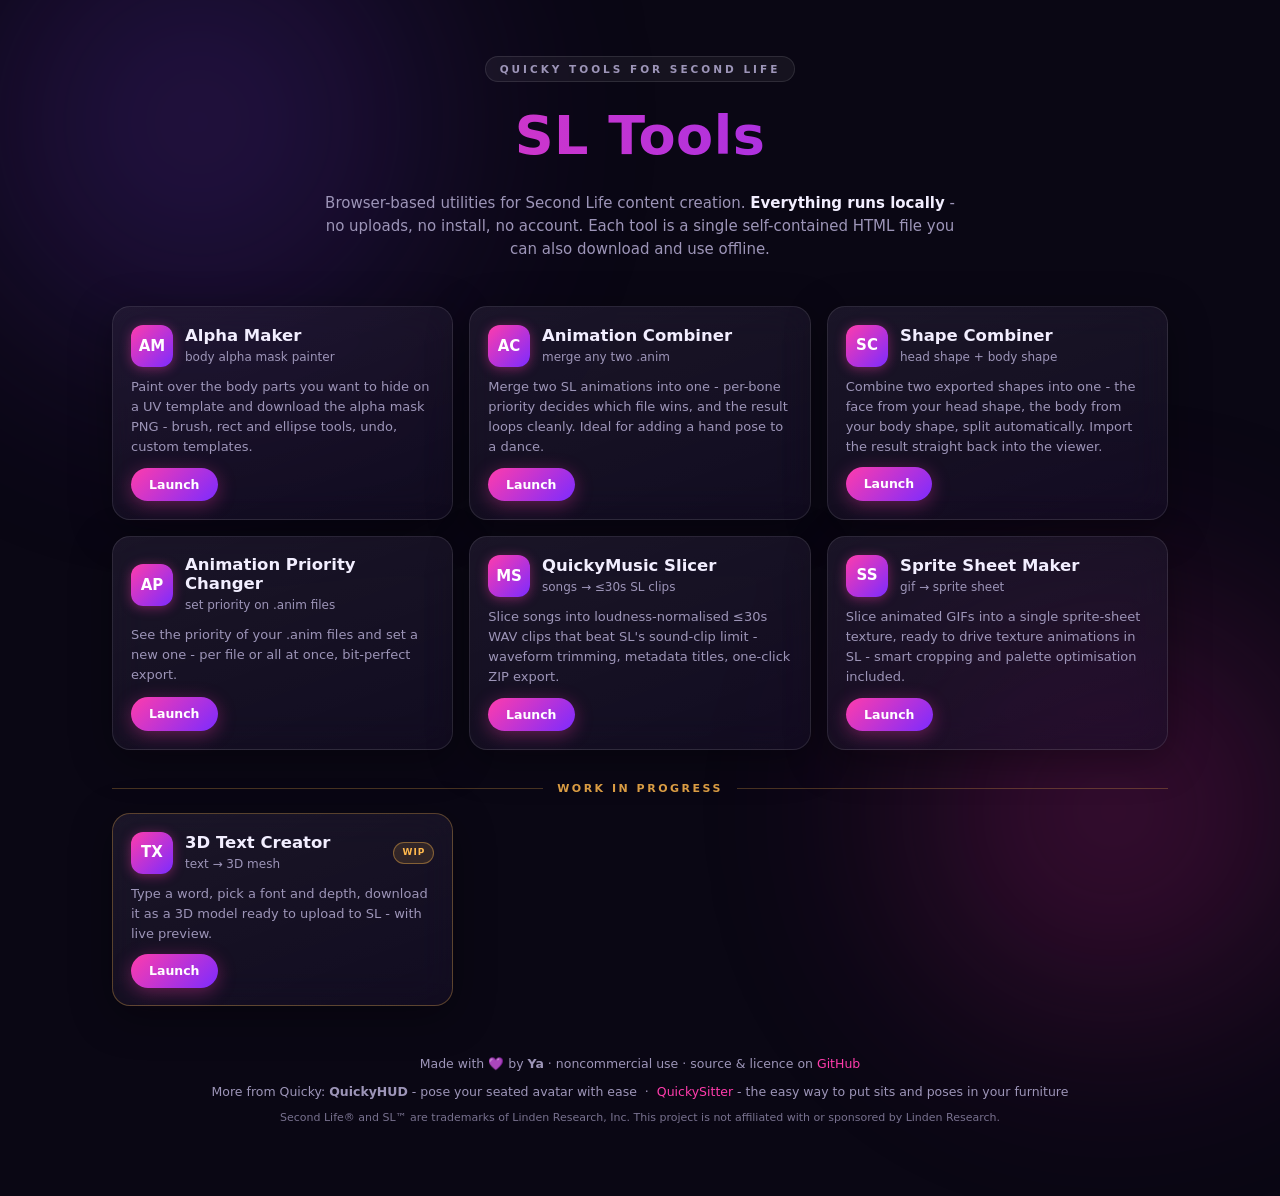
<file: index.html>
<!doctype html>
<!--
  ====================================================================
  Quicky Web Tools - landing page (GitHub Pages)
  Required Notice: Copyright © 2026 Ya.
  Licensed under the PolyForm Noncommercial License 1.0.0 - see the
  LICENSE file at the repo root for terms.
  Terms: https://polyformproject.org/licenses/noncommercial/1.0.0
  ====================================================================
-->
<html lang="en">
<head>
<meta charset="utf-8" />
<meta name="viewport" content="width=device-width,initial-scale=1" />
<title>Quicky Web Tools for Second Life</title>
<meta name="description" content="Browser-based tools for Second Life creators - animations, sprite sheets, 3D text, alpha masks, music clips. No upload, no install, runs locally in your browser." />
<style>
:root {
  --bg:      #0a0714;
  --txt:     #f2eeff;
  --dim:     #9d95b8;
  --magenta: #ff3cac;
  --purple:  #7c2bff;
  --cyan:    #2bd2ff;
  --gold:    #ffcf5e;
  --glass:   rgba(255, 255, 255, 0.05);
  --edge:    rgba(255, 255, 255, 0.10);
  --grad:    linear-gradient(90deg, var(--magenta), var(--purple), var(--cyan), var(--magenta));
}
* { box-sizing: border-box; margin: 0; padding: 0; }
html, body { min-height: 100vh; }
body {
  background: var(--bg);
  color: var(--txt);
  font: 15px/1.55 "Segoe UI Variable Text", "Segoe UI", system-ui, -apple-system, "Helvetica Neue", Arial, sans-serif;
  overflow-x: hidden;
}
body::before, body::after {
  content: "";
  position: fixed;
  z-index: 0;
  border-radius: 50%;
  filter: blur(110px);
  opacity: .45;
  pointer-events: none;
}
body::before {
  width: 55vw; height: 55vw;
  background: radial-gradient(circle, #5b2ba8, transparent 65%);
  top: -18vw; left: -12vw;
  animation: drift 26s ease-in-out infinite alternate;
}
body::after {
  width: 46vw; height: 46vw;
  background: radial-gradient(circle, #b41f7e, transparent 65%);
  bottom: -16vw; right: -10vw;
  animation: drift 30s -15s ease-in-out infinite alternate-reverse;
}
@keyframes drift { to { transform: translate(6vw, 4vh) scale(1.18); } }
::selection { background: rgba(255, 60, 172, .4); }

main {
  position: relative;
  z-index: 1;
  max-width: 1100px;
  margin: 0 auto;
  padding: 56px 22px 70px;
  animation: rise .55s cubic-bezier(.2,.7,.2,1) backwards;
}
@keyframes rise { from { opacity: 0; transform: translateY(16px); } }

header { text-align: center; margin-bottom: 44px; }
.tagline {
  display: inline-block;
  font-size: 10.5px;
  font-weight: 700;
  letter-spacing: 3px;
  text-transform: uppercase;
  color: var(--dim);
  padding: 4px 14px;
  border: 1px solid var(--edge);
  border-radius: 999px;
  background: var(--glass);
}
h1.brand {
  margin: 12px 0 0;
  font-size: clamp(34px, 5.4vw, 54px);
  font-weight: 800;
  letter-spacing: .5px;
  background: var(--grad);
  background-size: 300% 100%;
  -webkit-background-clip: text;
          background-clip: text;
  -webkit-text-fill-color: transparent;
  color: transparent;
  animation: hue 9s linear infinite;
}
@keyframes hue { to { background-position: 300% 0; } }
p.subtitle {
  color: var(--dim);
  max-width: 640px;
  margin: 14px auto 0;
  font-size: 15px;
}
p.subtitle b { color: var(--txt); font-weight: 600; }

.tools {
  display: grid;
  grid-template-columns: repeat(auto-fill, minmax(320px, 1fr));
  gap: 16px;
}
a.tool {
  display: flex;
  flex-direction: column;
  gap: 10px;
  padding: 18px;
  border-radius: 18px;
  text-decoration: none;
  color: var(--txt);
  background: linear-gradient(160deg, rgba(255,255,255,.055), rgba(255,255,255,.015)), rgba(17,10,34,.55);
  border: 1px solid var(--edge);
  box-shadow: 0 10px 40px rgba(0,0,0,.35);
  -webkit-backdrop-filter: blur(18px) saturate(1.3);
          backdrop-filter: blur(18px) saturate(1.3);
  transition: transform .18s, border-color .18s, box-shadow .18s;
}
a.tool:hover {
  transform: translateY(-3px);
  border-color: rgba(255,255,255,.28);
  box-shadow: 0 16px 50px rgba(124,43,255,.28);
}
a.tool:focus-visible { outline: 2px solid var(--cyan); outline-offset: 2px; }
.tool-head { display: flex; align-items: center; gap: 12px; }
.badge {
  width: 42px; height: 42px;
  display: flex; align-items: center; justify-content: center;
  border-radius: 12px;
  font-weight: 800; font-size: 15px;
  color: #fff;
  background: linear-gradient(135deg, var(--magenta), var(--purple));
  box-shadow: 0 2px 12px rgba(255,60,172,.4);
  flex-shrink: 0;
}
h2.tool-name { font-size: 16.5px; font-weight: 700; line-height: 1.2; }
p.tool-sub { color: var(--dim); font-size: 12px; margin-top: 2px; }
p.tool-desc { color: var(--dim); font-size: 13px; flex: 1; }
.tool-cta {
  align-self: flex-start;
  font-size: 12.5px;
  font-weight: 700;
  color: #fff;
  padding: 7px 18px;
  border-radius: 999px;
  background: linear-gradient(135deg, var(--magenta), var(--purple));
  box-shadow: 0 4px 18px rgba(255,60,172,.35);
}
/* Work-in-progress cards: amber chip + tinted border */
a.tool.wip { border-color: rgba(255, 184, 77, 0.3); }
a.tool.wip:hover { border-color: rgba(255, 184, 77, 0.55); }
.wip-divider {
  grid-column: 1 / -1;
  display: flex;
  align-items: center;
  gap: 14px;
  margin-top: 14px;
  font-size: 11px;
  font-weight: 800;
  letter-spacing: 2.5px;
  text-transform: uppercase;
  color: #ffb84d;
  opacity: .85;
}
.wip-divider::before, .wip-divider::after {
  content: "";
  flex: 1;
  height: 1px;
  background: rgba(255, 184, 77, 0.3);
}
.wip-chip {
  margin-left: auto;
  flex-shrink: 0;
  font-size: 9px;
  font-weight: 800;
  letter-spacing: 1px;
  padding: 3px 8px;
  border-radius: 999px;
  color: #ffb84d;
  background: rgba(255, 184, 77, 0.12);
  border: 1px solid rgba(255, 184, 77, 0.4);
}
a.tool:hover .tool-cta { box-shadow: 0 6px 26px rgba(255,60,172,.55); }

footer {
  margin-top: 48px;
  text-align: center;
  color: var(--dim);
  font-size: 12.5px;
}
footer a { color: var(--magenta); text-decoration: none; }
footer a:hover { text-decoration: underline; }

@media (prefers-reduced-motion: reduce) {
  *, *::before, *::after { animation: none !important; transition: none !important; }
}
</style>
</head>
<body>
<main>
  <header>
    <div class="tagline">Quicky Tools for Second Life</div>
    <h1 class="brand">SL Tools</h1>
    <p class="subtitle">
      Browser-based utilities for Second Life content creation.
      <b>Everything runs locally</b> - no uploads, no install, no account.
      Each tool is a single self-contained HTML file you can also download
      and use offline.
    </p>
  </header>

  <section class="tools">

    <a class="tool" href="./SL%20Alpha%20Maker/sl_alpha_maker.html">
      <div class="tool-head">
        <span class="badge">AM</span>
        <div>
          <h2 class="tool-name">Alpha Maker</h2>
          <p class="tool-sub">body alpha mask painter</p>
        </div>
      </div>
      <p class="tool-desc">
        Paint over the body parts you want to hide on a UV template and
        download the alpha mask PNG - brush, rect and ellipse tools, undo,
        custom templates.
      </p>
      <div class="tool-cta">Launch</div>
    </a>

    <a class="tool" href="./SL%20Animation%20Combiner/sl_animation_combiner.html">
      <div class="tool-head">
        <span class="badge">AC</span>
        <div>
          <h2 class="tool-name">Animation Combiner</h2>
          <p class="tool-sub">merge any two .anim</p>
        </div>
      </div>
      <p class="tool-desc">
        Merge two SL animations into one - per-bone priority decides which
        file wins, and the result loops cleanly. Ideal for adding a hand
        pose to a dance.
      </p>
      <div class="tool-cta">Launch</div>
    </a>

    <a class="tool" href="./SL%20Shape%20Combiner/sl_shape_combiner.html">
      <div class="tool-head">
        <span class="badge">SC</span>
        <div>
          <h2 class="tool-name">Shape Combiner</h2>
          <p class="tool-sub">head shape + body shape</p>
        </div>
      </div>
      <p class="tool-desc">
        Combine two exported shapes into one - the face from your head
        shape, the body from your body shape, split automatically. Import
        the result straight back into the viewer.
      </p>
      <div class="tool-cta">Launch</div>
    </a>

    <a class="tool" href="./SL%20Animation%20Priority%20Changer/sl_animation_priority_changer.html">
      <div class="tool-head">
        <span class="badge">AP</span>
        <div>
          <h2 class="tool-name">Animation Priority Changer</h2>
          <p class="tool-sub">set priority on .anim files</p>
        </div>
      </div>
      <p class="tool-desc">
        See the priority of your .anim files and set a new one - per file
        or all at once, bit-perfect export.
      </p>
      <div class="tool-cta">Launch</div>
    </a>

    <a class="tool" href="./SL%20Music%20Slicer/sl_music_slicer.html">
      <div class="tool-head">
        <span class="badge">MS</span>
        <div>
          <h2 class="tool-name">QuickyMusic Slicer</h2>
          <p class="tool-sub">songs → ≤30s SL clips</p>
        </div>
      </div>
      <p class="tool-desc">
        Slice songs into loudness-normalised ≤30s WAV clips that beat SL's
        sound-clip limit - waveform trimming, metadata titles, one-click
        ZIP export.
      </p>
      <div class="tool-cta">Launch</div>
    </a>

    <a class="tool" href="./SL%20Sprite%20Sheet%20Maker/sl_sprite_sheet_maker.html">
      <div class="tool-head">
        <span class="badge">SS</span>
        <div>
          <h2 class="tool-name">Sprite Sheet Maker</h2>
          <p class="tool-sub">gif → sprite sheet</p>
        </div>
      </div>
      <p class="tool-desc">
        Slice animated GIFs into a single sprite-sheet texture, ready to
        drive texture animations in SL - smart cropping and palette
        optimisation included.
      </p>
      <div class="tool-cta">Launch</div>
    </a>

    <div class="wip-divider" aria-hidden="true">Work in progress</div>

    <a class="tool wip" href="./SL%203D%20Text%20Creator/sl_3d_text_creator.html">
      <div class="tool-head">
        <span class="badge">TX</span>
        <div>
          <h2 class="tool-name">3D Text Creator</h2>
          <p class="tool-sub">text → 3D mesh</p>
        </div>
        <span class="wip-chip" title="work in progress">WIP</span>
      </div>
      <p class="tool-desc">
        Type a word, pick a font and depth, download it as a 3D model
        ready to upload to SL - with live preview.
      </p>
      <div class="tool-cta">Launch</div>
    </a>

  </section>

  <footer>
    <p>
      Made with 💜 by <b>Ya</b> · noncommercial use · source &amp; licence on
      <a href="https://github.com/QuickyProducts/QuickyWebTools">GitHub</a>
    </p>
    <p style="margin-top:8px;">
      More from Quicky:
      <b>QuickyHUD</b> - pose your seated avatar with ease
      &nbsp;·&nbsp;
      <a href="https://github.com/QuickyProducts/QuickySitter">QuickySitter</a>
      - the easy way to put sits and poses in your furniture
    </p>
    <p style="margin-top:8px; font-size:11px; opacity:.75;">
      Second Life® and SL™ are trademarks of Linden Research, Inc.
      This project is not affiliated with or sponsored by Linden Research.
    </p>
  </footer>
</main>
</body>
</html>
</file>
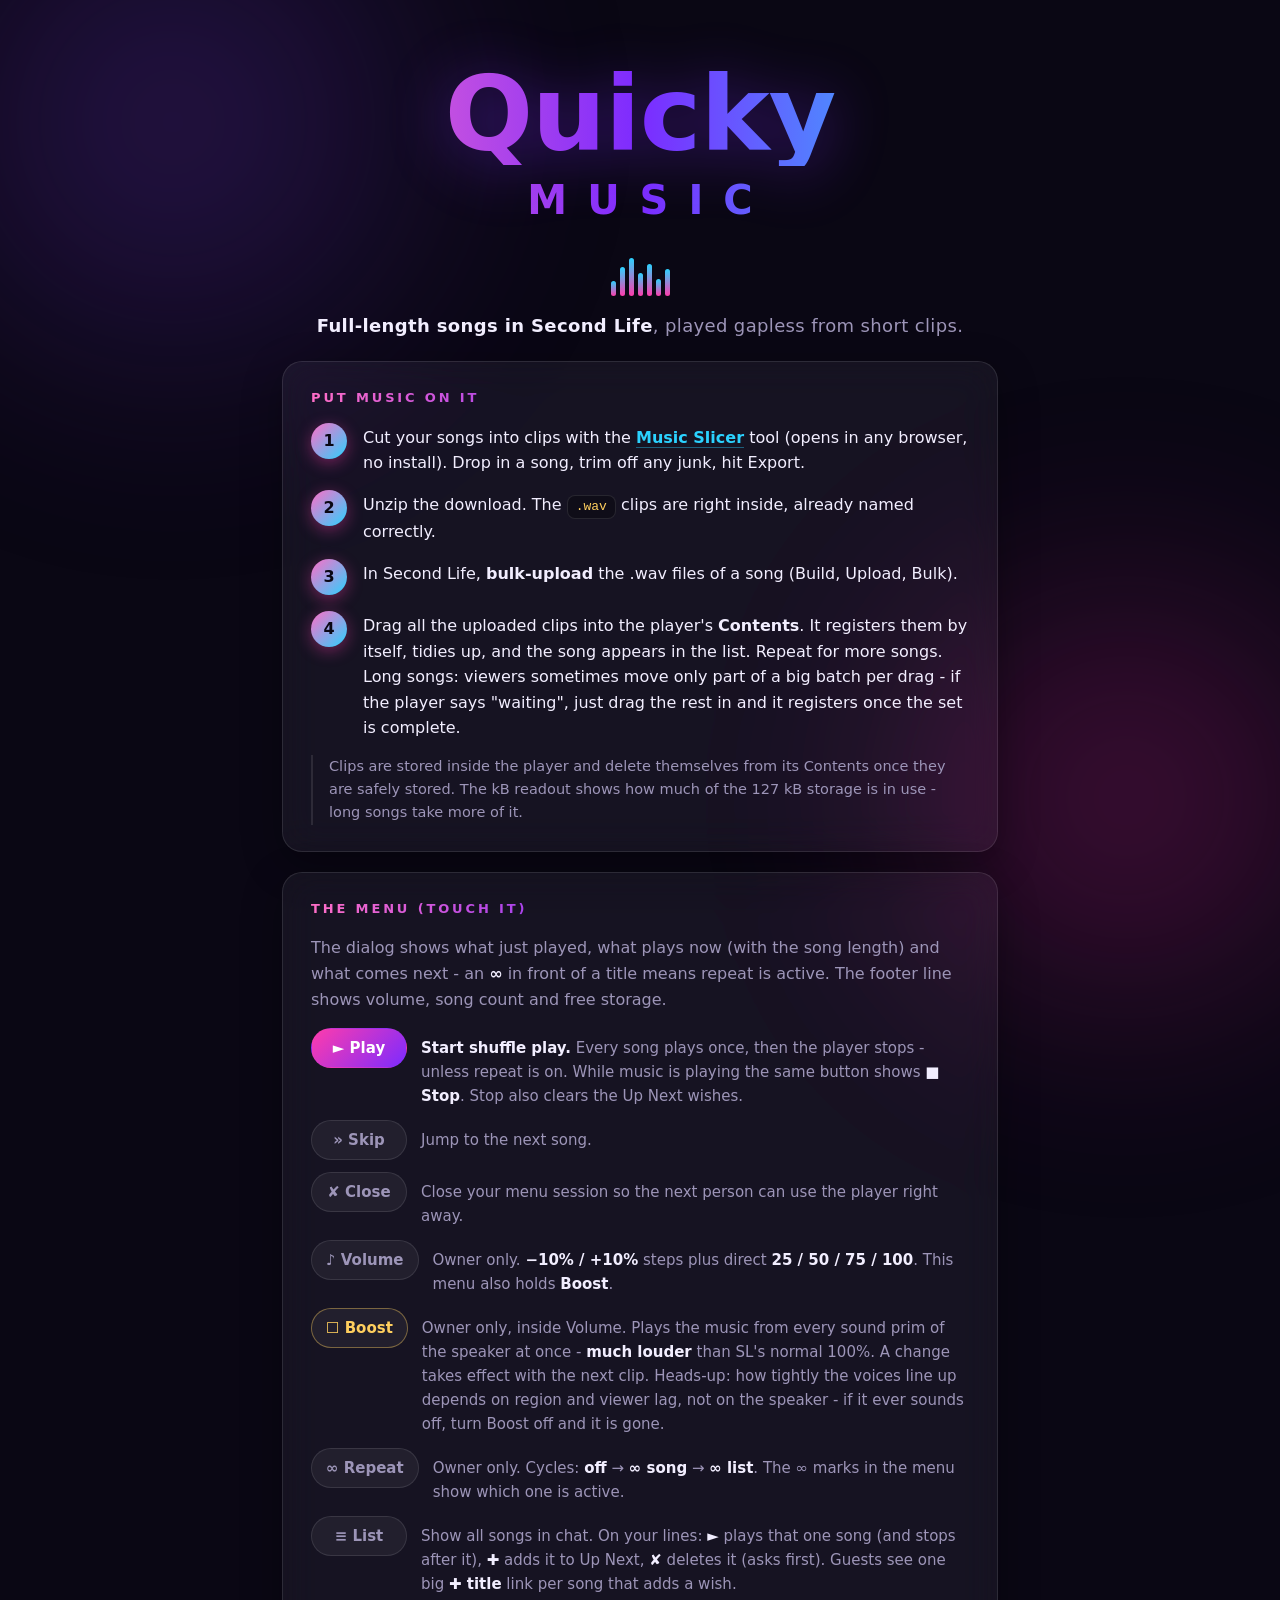
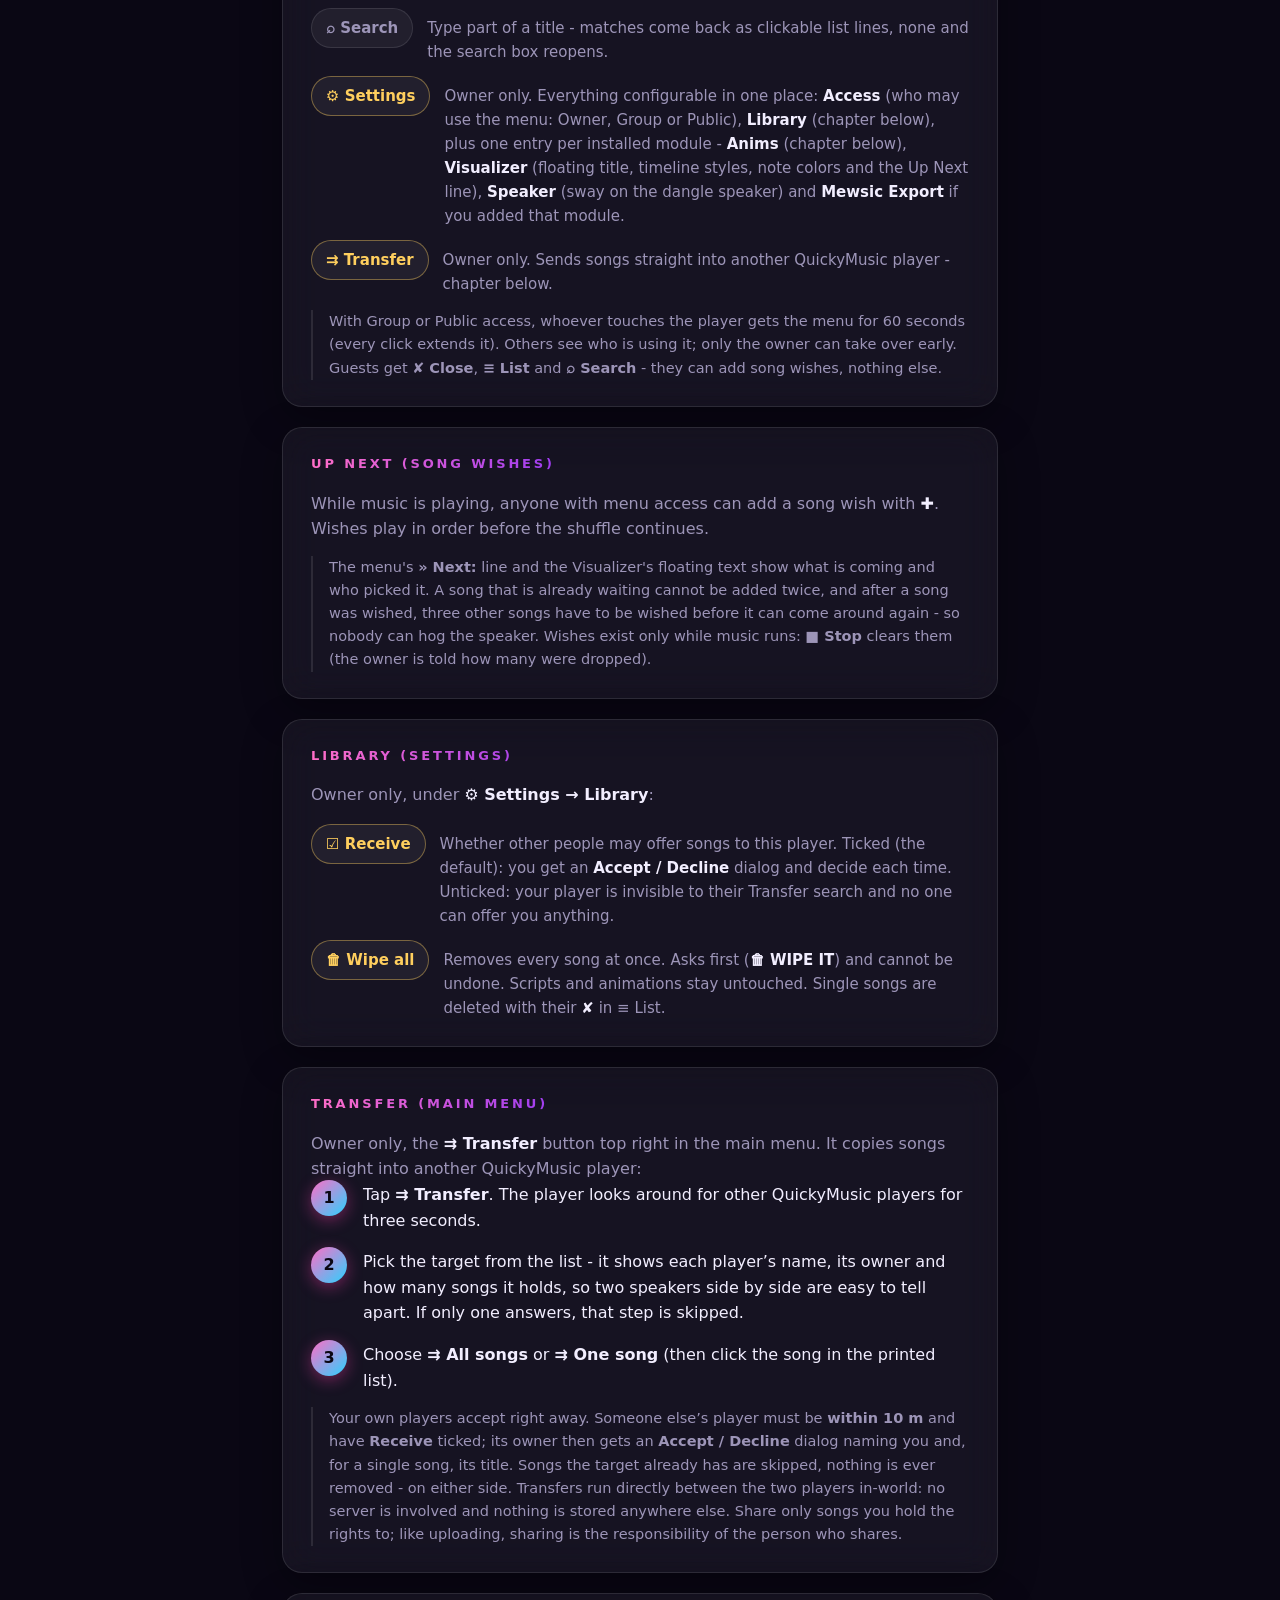
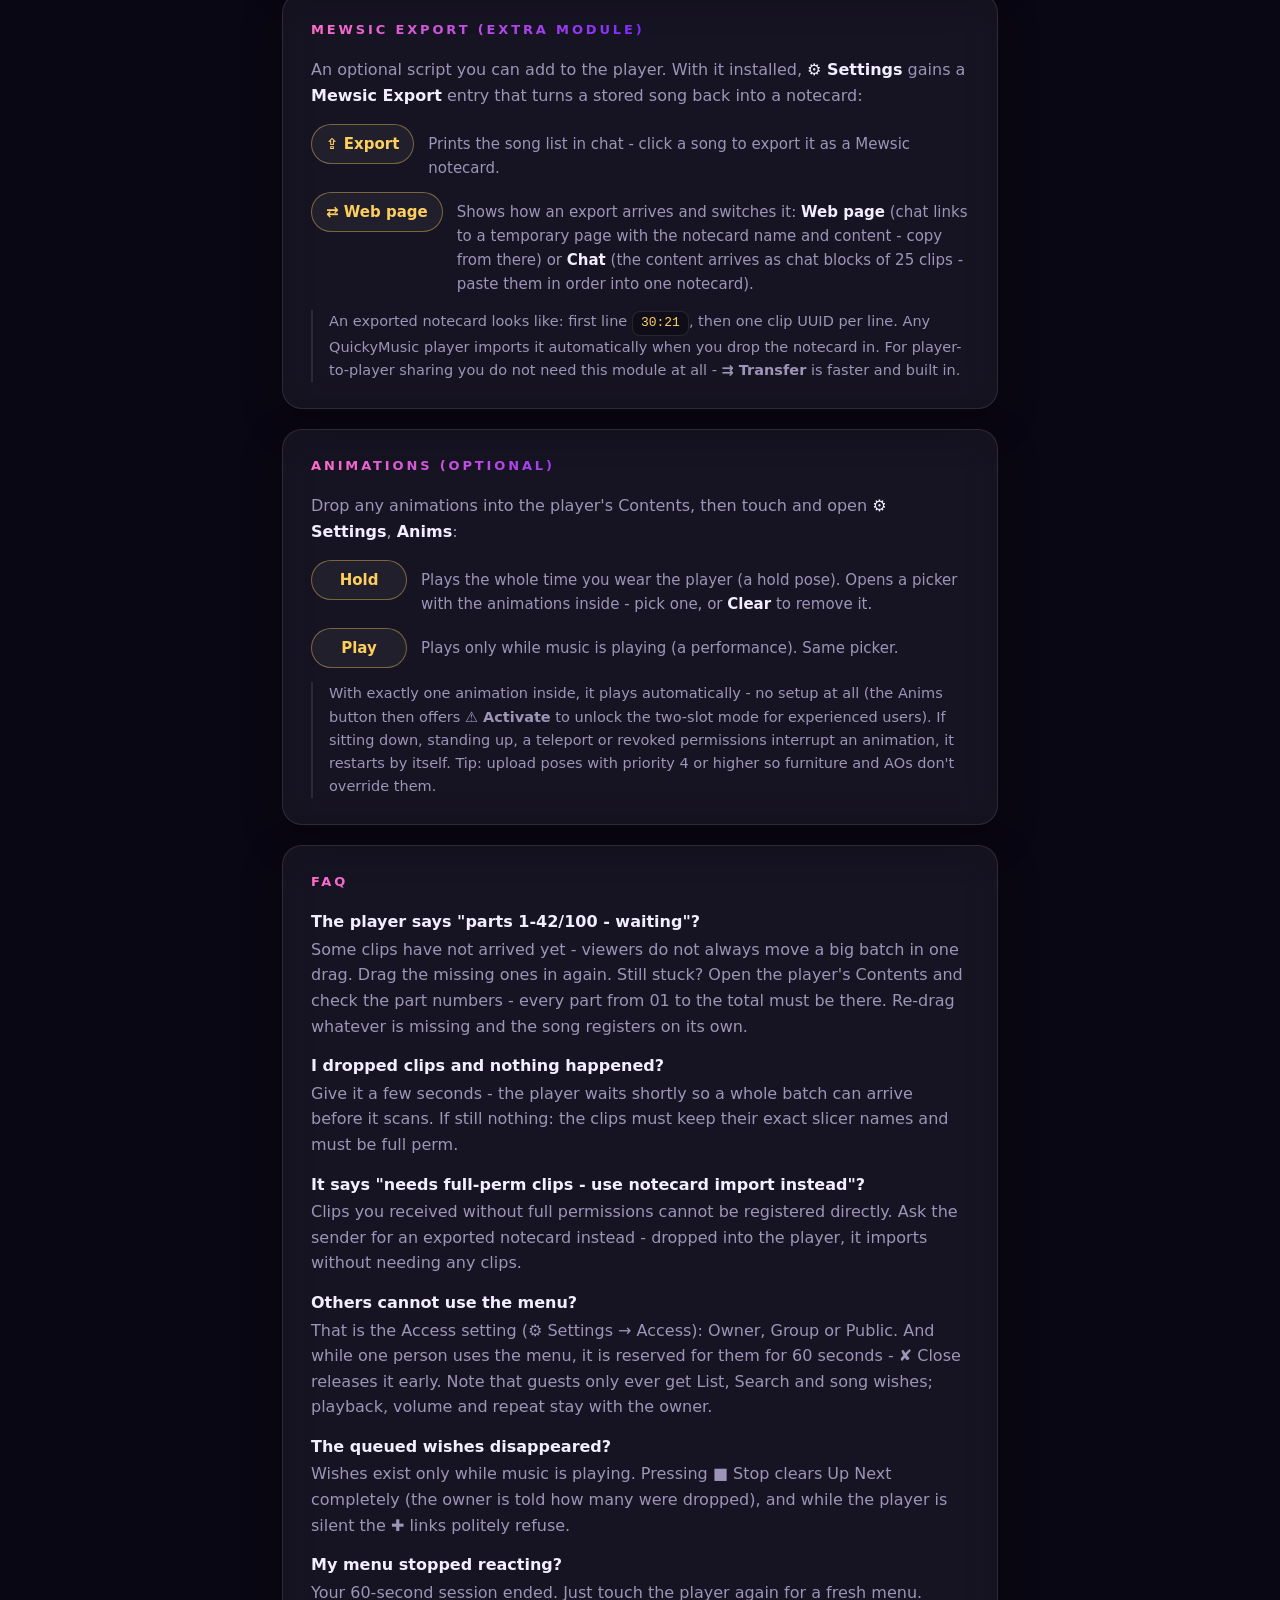
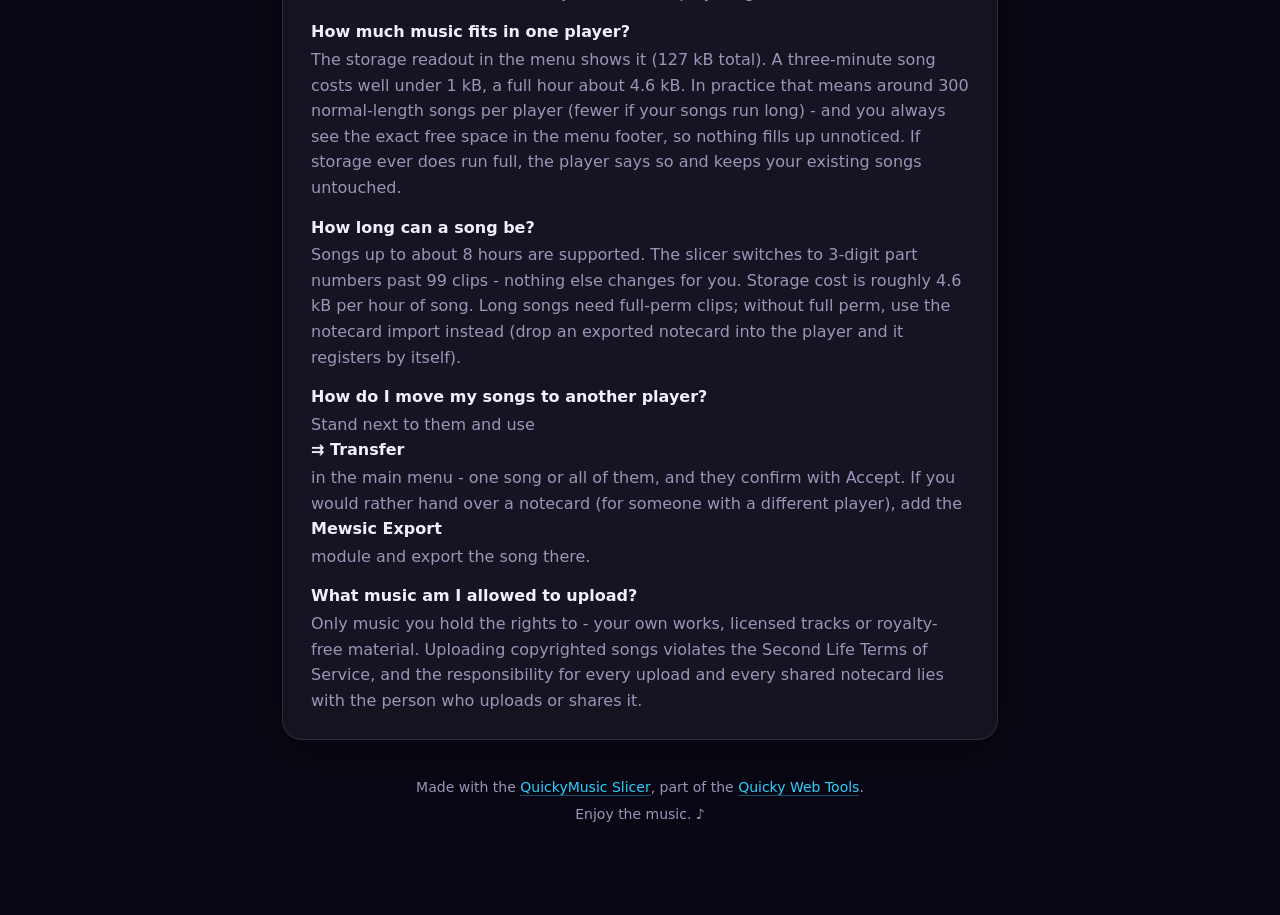
<file: quickymusic-guide.html>
<!doctype html>
<!--
  ====================================================================
  QuickyMusic - Owner Guide (GitHub Pages)
  Required Notice: Copyright © 2026 Ya.
  Licensed under the PolyForm Noncommercial License 1.0.0 - see the
  LICENSE file at the repo root for terms.
  Terms: https://polyformproject.org/licenses/noncommercial/1.0.0
  ====================================================================
-->
<html lang="en">
<head>
<meta charset="utf-8" />
<meta name="viewport" content="width=device-width,initial-scale=1" />
<title>QuickyMusic - Owner Guide</title>
<meta name="description" content="How to load music onto your QuickyMusic player in Second Life and what every button does. Full-length songs, played gapless." />
<style>
:root{
  --bg:#0a0714; --txt:#f2eeff; --dim:#9d95b8;
  --magenta:#ff3cac; --pink:#ff6ec7; --purple:#7c2bff; --cyan:#2bd2ff;
  --gold:#ffcf5e; --good:#00e5a0;
  --glass:rgba(255,255,255,.05); --edge:rgba(255,255,255,.10);
  --grad:linear-gradient(90deg,var(--pink),var(--purple),var(--cyan));
  --font:"Segoe UI Variable Text","Segoe UI",system-ui,-apple-system,"Helvetica Neue",Arial,sans-serif;
  --mono:Consolas,"SF Mono","Cascadia Mono",Menlo,monospace;
}
*{box-sizing:border-box;margin:0;padding:0}
html,body{min-height:100vh}
body{background:var(--bg);color:var(--txt);font:16px/1.6 var(--font);overflow-x:hidden;color-scheme:dark}
body::before,body::after{content:"";position:fixed;z-index:0;border-radius:50%;filter:blur(110px);opacity:.45;pointer-events:none}
body::before{width:55vw;height:55vw;background:radial-gradient(circle,#5b2ba8,transparent 65%);top:-18vw;left:-14vw;animation:drift 26s ease-in-out infinite alternate}
body::after{width:48vw;height:48vw;background:radial-gradient(circle,#b41f7e,transparent 65%);bottom:-16vw;right:-12vw;animation:drift 30s -15s ease-in-out infinite alternate-reverse}
@keyframes drift{to{transform:translate(6vw,4vh) scale(1.18)}}
main{position:relative;z-index:1;max-width:760px;margin:0 auto;padding:64px 22px 90px}
.hero{text-align:center;margin-bottom:14px}
.wm{font-weight:800;font-size:clamp(52px,12vw,104px);line-height:.98;letter-spacing:-1px;
  background:var(--grad);-webkit-background-clip:text;background-clip:text;color:transparent;
  filter:drop-shadow(0 6px 30px rgba(124,43,255,.45))}
.wm2{font-weight:700;font-size:clamp(20px,5vw,40px);letter-spacing:.5em;text-indent:.5em;margin-top:2px;
  background:var(--grad);-webkit-background-clip:text;background-clip:text;color:transparent}
.tag{color:var(--dim);margin-top:16px;font-size:clamp(14px,3.4vw,18px);letter-spacing:.02em}
.tag b{color:var(--txt);font-weight:600}
.eq{display:flex;gap:4px;justify-content:center;align-items:flex-end;height:38px;margin:26px 0 4px}
.eq i{width:5px;border-radius:3px;background:linear-gradient(180deg,var(--cyan),var(--magenta));transform-origin:bottom;animation:bounce 1.3s ease-in-out infinite}
.eq i:nth-child(1){height:40%;animation-delay:-.2s}.eq i:nth-child(2){height:75%;animation-delay:-.7s}
.eq i:nth-child(3){height:100%;animation-delay:-.4s}.eq i:nth-child(4){height:60%;animation-delay:-.9s}
.eq i:nth-child(5){height:85%;animation-delay:-.5s}.eq i:nth-child(6){height:45%;animation-delay:-.1s}
.eq i:nth-child(7){height:70%;animation-delay:-.8s}
@keyframes bounce{0%,100%{transform:scaleY(.35)}50%{transform:scaleY(1)}}
h2{font-size:13px;font-weight:800;letter-spacing:.22em;text-transform:uppercase;
  background:var(--grad);-webkit-background-clip:text;background-clip:text;color:transparent;margin:0 0 16px}
section{background:var(--glass);border:1px solid var(--edge);border-radius:20px;padding:26px 28px;margin-top:20px;
  backdrop-filter:blur(18px) saturate(1.3);-webkit-backdrop-filter:blur(18px) saturate(1.3);
  box-shadow:0 12px 40px rgba(0,0,0,.32)}
ol.steps{list-style:none;counter-reset:s;display:flex;flex-direction:column;gap:16px}
ol.steps li{counter-increment:s;position:relative;padding-left:52px;min-height:36px}
ol.steps li::before{content:counter(s);position:absolute;left:0;top:-2px;width:36px;height:36px;border-radius:50%;
  display:grid;place-items:center;font-weight:800;color:#0a0714;background:linear-gradient(135deg,var(--pink),var(--cyan));
  box-shadow:0 4px 16px rgba(255,60,172,.4)}
ol.steps b{color:var(--txt)}
.note{color:var(--dim);font-size:14.5px;margin-top:14px;padding-left:16px;border-left:2px solid var(--edge)}
.rows{display:flex;flex-direction:column;gap:12px}
.row{display:flex;gap:14px;align-items:baseline}
.btn{flex:0 0 auto;min-width:96px;text-align:center;font-weight:700;font-size:14px;padding:7px 14px;border-radius:999px;
  border:1px solid var(--edge);background:rgba(255,255,255,.05)}
.btn.play{border-color:transparent;background:linear-gradient(135deg,var(--magenta),var(--purple));color:#fff}
.btn.gold{border-color:rgba(255,207,94,.4);color:var(--gold)}
.row span{color:var(--dim);font-size:15px}
.row span b{color:var(--txt);font-weight:600}
.cmd{font-family:var(--mono);font-size:14.5px;background:rgba(0,0,0,.35);border:1px solid var(--edge);border-radius:14px;
  padding:16px 18px;overflow-x:auto;white-space:pre;color:#dfe3ea}
.cmd b{color:var(--cyan);font-weight:600}
.pill{display:inline-block;font-family:var(--mono);font-size:13px;background:rgba(0,0,0,.3);border:1px solid var(--edge);
  border-radius:8px;padding:1px 8px;color:var(--gold)}
p{color:var(--dim)}p b{color:var(--txt);font-weight:600}
section a{color:var(--cyan);font-weight:600;text-decoration:none;border-bottom:1px solid rgba(43,210,255,.4)}
section a:hover{color:var(--pink);border-color:rgba(255,110,199,.55)}
.faq p{margin-top:14px}
.faq p:first-of-type{margin-top:0}
.faq b{display:block;color:var(--txt);margin-bottom:2px}
.foot{text-align:center;color:var(--dim);font-size:14px;margin-top:34px;line-height:1.9}
.foot a{color:var(--cyan);text-decoration:none;border-bottom:1px solid rgba(43,210,255,.35)}
.foot a:hover{color:var(--pink);border-color:rgba(255,110,199,.5)}
@media(prefers-reduced-motion:reduce){*,*::before,*::after{animation:none!important}}
</style>
</head>
<body>
<main>
  <div class="hero">
    <div class="wm">Quicky</div>
    <div class="wm2">MUSIC</div>
    <div class="eq" aria-hidden="true"><i></i><i></i><i></i><i></i><i></i><i></i><i></i></div>
    <p class="tag"><b>Full-length songs in Second Life</b>, played gapless from short clips.</p>
  </div>

  <section>
    <h2>Put music on it</h2>
    <ol class="steps">
      <li>Cut your songs into clips with the <a href="SL%20Music%20Slicer/sl_music_slicer.html">Music Slicer</a> tool (opens in any browser, no install). Drop in a song, trim off any junk, hit Export.</li>
      <li>Unzip the download. The <span class="pill">.wav</span> clips are right inside, already named correctly.</li>
      <li>In Second Life, <b>bulk-upload</b> the .wav files of a song (Build, Upload, Bulk).</li>
      <li>Drag all the uploaded clips into the player's <b>Contents</b>. It registers them by itself, tidies up, and the song appears in the list. Repeat for more songs. Long songs: viewers sometimes move only part of a big batch per drag - if the player says "waiting", just drag the rest in and it registers once the set is complete.</li>
    </ol>
    <div class="note">Clips are stored inside the player and delete themselves from its Contents once they are safely stored. The kB readout shows how much of the 127 kB storage is in use - long songs take more of it.</div>
  </section>

  <section>
    <h2>The menu (touch it)</h2>
    <p>The dialog shows what just played, what plays now (with the song length) and what comes next - an <b>∞</b> in front of a title means repeat is active. The footer line shows volume, song count and free storage.</p>
    <div class="rows" style="margin-top:16px">
      <div class="row"><span class="btn play">► Play</span><span><b>Start shuffle play.</b> Every song plays once, then the player stops - unless repeat is on. While music is playing the same button shows <b>■ Stop</b>. Stop also clears the Up Next wishes.</span></div>
      <div class="row"><span class="btn">» Skip</span><span>Jump to the next song.</span></div>
      <div class="row"><span class="btn">✘ Close</span><span>Close your menu session so the next person can use the player right away.</span></div>
      <div class="row"><span class="btn">♪ Volume</span><span>Owner only. <b>−10% / +10%</b> steps plus direct <b>25 / 50 / 75 / 100</b>. This menu also holds <b>Boost</b>.</span></div>
      <div class="row"><span class="btn gold">☐ Boost</span><span>Owner only, inside Volume. Plays the music from every sound prim of the speaker at once - <b>much louder</b> than SL's normal 100%. A change takes effect with the next clip. Heads-up: how tightly the voices line up depends on region and viewer lag, not on the speaker - if it ever sounds off, turn Boost off and it is gone.</span></div>
      <div class="row"><span class="btn">∞ Repeat</span><span>Owner only. Cycles: <b>off</b> → <b>∞ song</b> → <b>∞ list</b>. The ∞ marks in the menu show which one is active.</span></div>
      <div class="row"><span class="btn">≡ List</span><span>Show all songs in chat. On your lines: <b>►</b> plays that one song (and stops after it), <b>✚</b> adds it to Up Next, <b>✘</b> deletes it (asks first). Guests see one big <b>✚ title</b> link per song that adds a wish.</span></div>
      <div class="row"><span class="btn">⌕ Search</span><span>Type part of a title - matches come back as clickable list lines, none and the search box reopens.</span></div>
      <div class="row"><span class="btn gold">⚙ Settings</span><span>Owner only. Everything configurable in one place: <b>Access</b> (who may use the menu: Owner, Group or Public), <b>Library</b> (chapter below), plus one entry per installed module - <b>Anims</b> (chapter below), <b>Visualizer</b> (floating title, timeline styles, note colors and the Up Next line), <b>Speaker</b> (sway on the dangle speaker) and <b>Mewsic Export</b> if you added that module.</span></div>
      <div class="row"><span class="btn gold">⇉ Transfer</span><span>Owner only. Sends songs straight into another QuickyMusic player - chapter below.</span></div>
    </div>
    <div class="note">With Group or Public access, whoever touches the player gets the menu for 60 seconds (every click extends it). Others see who is using it; only the owner can take over early. Guests get <b>✘ Close</b>, <b>≡ List</b> and <b>⌕ Search</b> - they can add song wishes, nothing else.</div>
  </section>

  <section>
    <h2>Up Next (song wishes)</h2>
    <p>While music is playing, anyone with menu access can add a song wish with <b>✚</b>. Wishes play in order before the shuffle continues.</p>
    <div class="note">The menu's <b>» Next:</b> line and the Visualizer's floating text show what is coming and who picked it. A song that is already waiting cannot be added twice, and after a song was wished, three other songs have to be wished before it can come around again - so nobody can hog the speaker. Wishes exist only while music runs: <b>■ Stop</b> clears them (the owner is told how many were dropped).</div>
  </section>

  <section>
    <h2>Library (Settings)</h2>
    <p>Owner only, under <b>⚙ Settings → Library</b>:</p>
    <div class="rows" style="margin-top:16px">
      <div class="row"><span class="btn gold">☑ Receive</span><span>Whether other people may offer songs to this player. Ticked (the default): you get an <b>Accept / Decline</b> dialog and decide each time. Unticked: your player is invisible to their Transfer search and no one can offer you anything.</span></div>
      <div class="row"><span class="btn gold">🗑 Wipe all</span><span>Removes every song at once. Asks first (<b>🗑 WIPE IT</b>) and cannot be undone. Scripts and animations stay untouched. Single songs are deleted with their <b>✘</b> in ≡ List.</span></div>
    </div>
  </section>

  <section>
    <h2>Transfer (main menu)</h2>
    <p>Owner only, the <b>⇉ Transfer</b> button top right in the main menu. It copies songs straight into another QuickyMusic player:</p>
    <ol class="steps">
      <li>Tap <b>⇉ Transfer</b>. The player looks around for other QuickyMusic players for three seconds.</li>
      <li>Pick the target from the list - it shows each player’s name, its owner and how many songs it holds, so two speakers side by side are easy to tell apart. If only one answers, that step is skipped.</li>
      <li>Choose <b>⇉ All songs</b> or <b>⇉ One song</b> (then click the song in the printed list).</li>
    </ol>
    <div class="note">Your own players accept right away. Someone else’s player must be <b>within 10 m</b> and have <b>Receive</b> ticked; its owner then gets an <b>Accept / Decline</b> dialog naming you and, for a single song, its title. Songs the target already has are skipped, nothing is ever removed - on either side. Transfers run directly between the two players in-world: no server is involved and nothing is stored anywhere else. Share only songs you hold the rights to; like uploading, sharing is the responsibility of the person who shares.</div>
  </section>

  <section>
    <h2>Mewsic Export (extra module)</h2>
    <p>An optional script you can add to the player. With it installed, <b>⚙ Settings</b> gains a <b>Mewsic Export</b> entry that turns a stored song back into a notecard:</p>
    <div class="rows" style="margin-top:16px">
      <div class="row"><span class="btn gold">⇪ Export</span><span>Prints the song list in chat - click a song to export it as a Mewsic notecard.</span></div>
      <div class="row"><span class="btn gold">⇄ Web page</span><span>Shows how an export arrives and switches it: <b>Web page</b> (chat links to a temporary page with the notecard name and content - copy from there) or <b>Chat</b> (the content arrives as chat blocks of 25 clips - paste them in order into one notecard).</span></div>
    </div>
    <div class="note">An exported notecard looks like: first line <span class="pill">30:21</span>, then one clip UUID per line. Any QuickyMusic player imports it automatically when you drop the notecard in. For player-to-player sharing you do not need this module at all - <b>⇉ Transfer</b> is faster and built in.</div>
</section>

  <section>
    <h2>Animations (optional)</h2>
    <p>Drop any animations into the player's Contents, then touch and open <b>⚙ Settings</b>, <b>Anims</b>:</p>
    <div class="rows" style="margin-top:16px">
      <div class="row"><span class="btn gold">Hold</span><span>Plays the whole time you wear the player (a hold pose). Opens a picker with the animations inside - pick one, or <b>Clear</b> to remove it.</span></div>
      <div class="row"><span class="btn gold">Play</span><span>Plays only while music is playing (a performance). Same picker.</span></div>
    </div>
    <div class="note">With exactly one animation inside, it plays automatically - no setup at all (the Anims button then offers <b>⚠ Activate</b> to unlock the two-slot mode for experienced users). If sitting down, standing up, a teleport or revoked permissions interrupt an animation, it restarts by itself. Tip: upload poses with priority 4 or higher so furniture and AOs don't override them.</div>
  </section>

  <section class="faq">
    <h2>FAQ</h2>
    <p><b>The player says "parts 1-42/100 - waiting"?</b>
    Some clips have not arrived yet - viewers do not always move a big batch in one drag. Drag the missing ones in again. Still stuck? Open the player's Contents and check the part numbers - every part from 01 to the total must be there. Re-drag whatever is missing and the song registers on its own.</p>
    <p><b>I dropped clips and nothing happened?</b>
    Give it a few seconds - the player waits shortly so a whole batch can arrive before it scans. If still nothing: the clips must keep their exact slicer names and must be full perm.</p>
    <p><b>It says "needs full-perm clips - use notecard import instead"?</b>
    Clips you received without full permissions cannot be registered directly. Ask the sender for an exported notecard instead - dropped into the player, it imports without needing any clips.</p>
    <p><b>Others cannot use the menu?</b>
    That is the Access setting (⚙ Settings → Access): Owner, Group or Public. And while one person uses the menu, it is reserved for them for 60 seconds - ✘ Close releases it early. Note that guests only ever get List, Search and song wishes; playback, volume and repeat stay with the owner.</p>
    <p><b>The queued wishes disappeared?</b>
    Wishes exist only while music is playing. Pressing ■ Stop clears Up Next completely (the owner is told how many were dropped), and while the player is silent the ✚ links politely refuse.</p>
    <p><b>My menu stopped reacting?</b>
    Your 60-second session ended. Just touch the player again for a fresh menu.</p>
    <p><b>How much music fits in one player?</b>
    The storage readout in the menu shows it (127 kB total). A three-minute song costs well under 1 kB, a full hour about 4.6 kB. In practice that means around 300 normal-length songs per player (fewer if your songs run long) - and you always see the exact free space in the menu footer, so nothing fills up unnoticed. If storage ever does run full, the player says so and keeps your existing songs untouched.</p>
    <p><b>How long can a song be?</b>
    Songs up to about 8 hours are supported. The slicer switches to 3-digit part numbers past 99 clips - nothing else changes for you. Storage cost is roughly 4.6 kB per hour of song. Long songs need full-perm clips; without full perm, use the notecard import instead (drop an exported notecard into the player and it registers by itself).</p>
    <p><b>How do I move my songs to another player?</b>
    Stand next to them and use <b>⇉ Transfer</b> in the main menu - one song or all of them, and they confirm with Accept. If you would rather hand over a notecard (for someone with a different player), add the <b>Mewsic Export</b> module and export the song there.</p>
    <p><b>What music am I allowed to upload?</b>
    Only music you hold the rights to - your own works, licensed tracks or royalty-free material. Uploading copyrighted songs violates the Second Life Terms of Service, and the responsibility for every upload and every shared notecard lies with the person who uploads or shares it.</p>
  </section>

  <div class="foot">
    Made with the <a href="SL%20Music%20Slicer/sl_music_slicer.html">QuickyMusic Slicer</a>, part of the <a href="index.html">Quicky Web Tools</a>.<br>
    Enjoy the music. ♪
  </div>
</main>
</body>
</html>
</file>
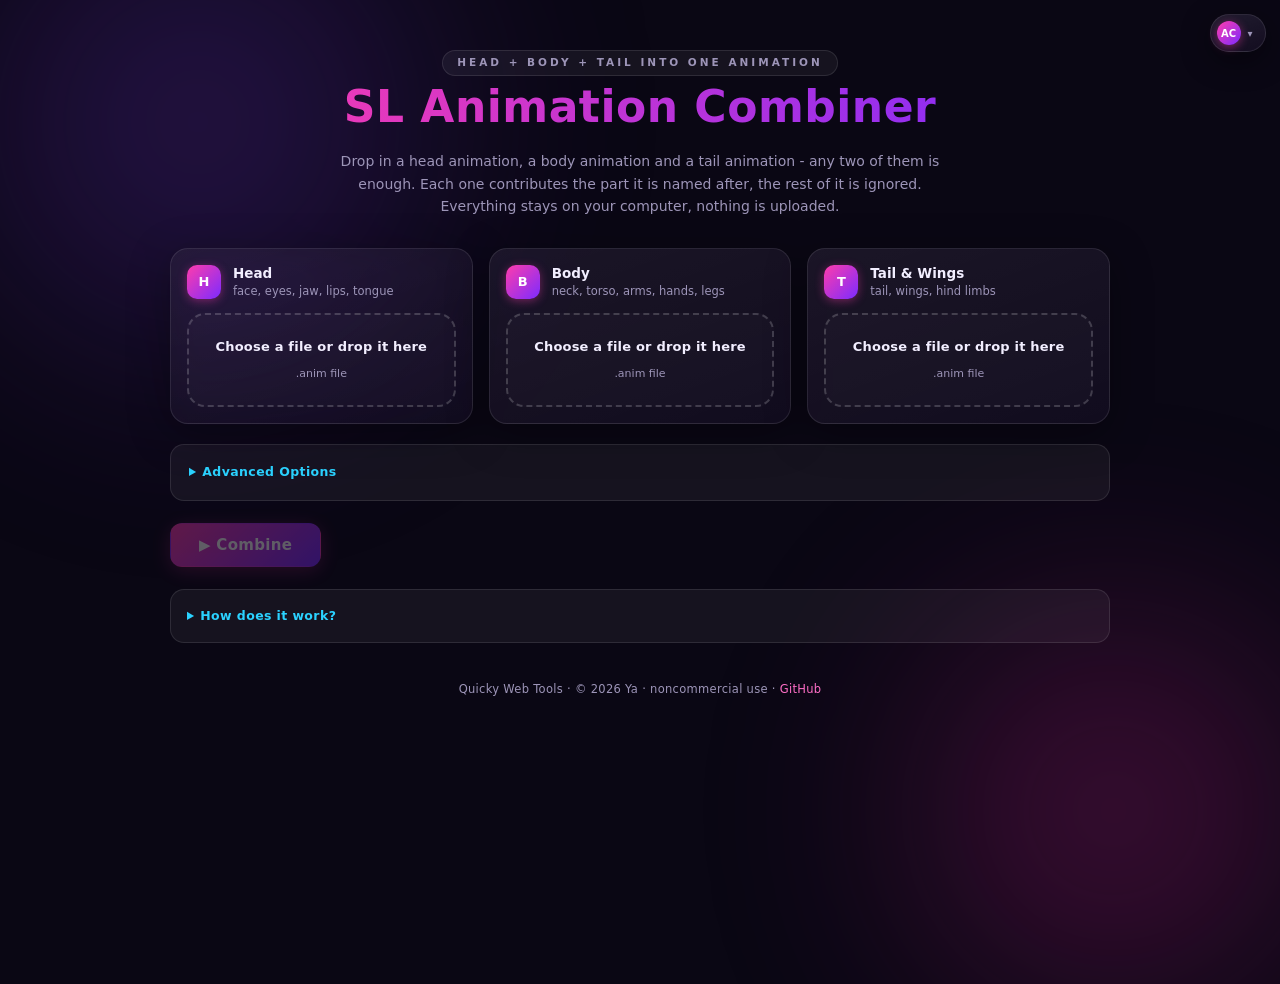
<file: SL Animation Combiner/sl_animation_combiner.html>
<!doctype html>
<!--
  ====================================================================
  SL Animation Combiner
  Required Notice: Copyright © 2026 Ya.

  Application code in this file (UI, .anim binary parser / writer,
  loop-window alignment + keyframe remap logic, styles) is licensed
  under the PolyForm Noncommercial License 1.0.0. See the LICENSE
  file at the repo root for terms.
  Terms: https://polyformproject.org/licenses/noncommercial/1.0.0

  This tool bundles no third-party libraries or fonts; the shared
  theme uses the system font stack. See THIRD-PARTY-NOTICES.md at
  the repo root for the repository-wide notices.
  ====================================================================
-->
<html lang="en">
<head>
<meta charset="utf-8" />
<meta name="viewport" content="width=device-width,initial-scale=1" />
<title>SL Animation Combiner</title>
<!-- SHARED-CSS:BEGIN - auto-inlined from _shared/sl-nav.css by _shared/sync_inline.py. Do not hand-edit; edit the source and re-run the script. -->
<style>
/* =====================================================================
   SL Tools :: "Aurora Glass" shared theme + navigation  (v2)
   ---------------------------------------------------------------------
   Design language (adapted from the SL Music Slicer):
     - deep indigo base with two slowly drifting blurred aurora blobs
     - frosted-glass panels (backdrop blur + 1px light edge + 18px radius)
     - animated pink→purple→cyan gradient headlines
     - system font stack - no embedded webfonts, maximum readability

   The selector contract from v1 is preserved verbatim: every class,
   element rule, and CSS custom property keeps its old name so all
   tool-local CSS keeps working. Only the values changed.

   Browser support: Chrome / Edge / Brave / Firefox 103+ / Safari 14+.
   backdrop-filter and background-clip:text carry -webkit- prefixes.
   ===================================================================== */

:root {
  /* legacy names, remapped to the aurora palette */
  --slt-pink:    #ff6ec7;   /* lighter accent tint (gradient tops, hovers) */
  --slt-magenta: #ff3cac;   /* primary accent                              */
  --slt-cyan:    #2bd2ff;   /* secondary accent                            */
  --slt-blue:    #9d95b8;   /* dim / secondary text                        */
  --slt-purple:  #7c2bff;   /* tertiary accent                             */
  --slt-gold:    #ffcf5e;   /* highlight / active                          */
  --slt-bg-1:    #0a0714;
  --slt-bg-2:    #140b26;
  --slt-bg-3:    #1d1038;

  /* new tokens (v2) */
  --slt-txt:   #f2eeff;
  --slt-dim:   #9d95b8;
  --slt-good:  #00e5a0;
  --slt-warn:  #ffb84d;
  --slt-bad:   #ff5470;
  --slt-glass: rgba(255, 255, 255, 0.05);
  --slt-edge:  rgba(255, 255, 255, 0.10);
  --slt-font:  "Segoe UI Variable Text", "Segoe UI", system-ui, -apple-system, "Helvetica Neue", Arial, sans-serif;
  --slt-mono:  Consolas, "SF Mono", "Cascadia Mono", Menlo, monospace;
  --slt-grad:  linear-gradient(90deg, var(--slt-magenta), var(--slt-purple), var(--slt-cyan), var(--slt-magenta));
}

/* ---- Base body + aurora background --------------------------------- */
body.slt-themed {
  margin: 0;
  min-height: 100vh;
  background: var(--slt-bg-1) !important;
  color: var(--slt-txt);
  font: 14px/1.5 var(--slt-font);
  color-scheme: dark;
  overflow-x: hidden;
}
body.slt-themed::before,
body.slt-themed::after {
  content: "";
  position: fixed;
  z-index: 0;
  border-radius: 50%;
  filter: blur(110px);
  opacity: 0.45;
  pointer-events: none;
}
body.slt-themed::before {
  width: 55vw; height: 55vw;
  background: radial-gradient(circle, #5b2ba8, transparent 65%);
  top: -18vw; left: -12vw;
  animation: slt-drift 26s ease-in-out infinite alternate;
}
body.slt-themed::after {
  width: 46vw; height: 46vw;
  background: radial-gradient(circle, #b41f7e, transparent 65%);
  bottom: -16vw; right: -10vw;
  animation: slt-drift 30s -15s ease-in-out infinite alternate-reverse;
}
@keyframes slt-drift {
  to { transform: translate(6vw, 4vh) scale(1.18); }
}
body.slt-themed ::selection { background: rgba(255, 60, 172, 0.4); }

/* Legacy element from the v1 theme - kept as a no-op so old tool HTML
   that still renders <div class="slt-scanlines"> stays harmless. */
.slt-scanlines { display: none !important; }

/* Mouse-follow glow layer (injected by sl-nav.js; decorative only) */
.slt-glow {
  position: fixed; inset: 0;
  z-index: 1;
  pointer-events: none;
  background: radial-gradient(340px circle at var(--slt-mx, -600px) var(--slt-my, -600px),
    rgba(124, 43, 255, 0.14), transparent 65%);
  mix-blend-mode: screen;
}

/* Lift every element above the aurora blobs. */
body.slt-themed > *:not(.slt-scanlines):not(.slt-nav):not(.slt-glow) {
  position: relative;
  z-index: 1;
}


/* ---- Floating navigation pill (top-right) --------------------------
   Two states, persisted in localStorage:
     data-open="false" → only the small glass handle is visible
     data-open="true"  → glass dropdown panel below it            */
.slt-nav {
  position: fixed;
  top: 14px;
  right: 14px;
  z-index: 1000;
  display: flex;
  flex-direction: column;
  align-items: flex-end;
  gap: 8px;
  font-family: var(--slt-font);
  /* The closed panel still takes up its full box, so the container reaches
     far down the right edge. Without this it swallows every click on the
     page underneath it - only the nav's own controls may be clickable. */
  pointer-events: none;
}

.slt-nav-handle {
  pointer-events: auto;
  display: inline-flex;
  align-items: center;
  gap: 7px;
  width: auto;
  margin: 0;
  padding: 6px 12px 6px 6px;
  background: linear-gradient(160deg, rgba(255,255,255,0.08), rgba(255,255,255,0.02)), rgba(17, 10, 34, 0.65);
  border: 1px solid var(--slt-edge);
  border-radius: 999px;
  cursor: pointer;
  color: var(--slt-txt);
  font-family: inherit;
  font-size: 12px;
  font-weight: 600;
  letter-spacing: 0.4px;
  outline: none;
  box-shadow: 0 8px 30px rgba(0, 0, 0, 0.45);
  transition: box-shadow .18s, transform .12s, border-color .18s;
  -webkit-backdrop-filter: blur(14px);
          backdrop-filter: blur(14px);
}
.slt-nav-handle:hover {
  border-color: var(--slt-magenta);
  box-shadow: 0 8px 30px rgba(0, 0, 0, 0.45), 0 0 22px rgba(255, 60, 172, 0.35);
  transform: translateY(1px);
}
.slt-nav-handle:focus-visible {
  outline: 2px solid var(--slt-cyan);
  outline-offset: 2px;
}
.slt-nav[data-open="true"] .slt-nav-handle {
  border-color: transparent;
  background:
    linear-gradient(rgba(24, 14, 46, 0.92), rgba(24, 14, 46, 0.92)) padding-box,
    var(--slt-grad) border-box;
  background-size: auto, 300% 100%;
  animation: slt-hue 9s linear infinite;
}

/* Current-tool badge inside the handle */
.slt-nav-current {
  display: inline-flex;
  align-items: center;
  justify-content: center;
  width: 24px; height: 24px;
  border-radius: 999px;
  background: linear-gradient(135deg, var(--slt-magenta), var(--slt-purple));
  color: #fff;
  font-size: 10px;
  font-weight: 800;
  letter-spacing: 0;
  box-shadow: 0 2px 10px rgba(255, 60, 172, 0.45);
}

.slt-nav-chevron {
  display: inline-block;
  font-size: 10px;
  color: var(--slt-dim);
  transition: transform .25s ease;
}
.slt-nav[data-open="true"] .slt-nav-chevron { transform: rotate(180deg); }

/* Dropdown panel */
.slt-nav-panel {
  width: 290px;
  max-width: calc(100vw - 28px);
  background: linear-gradient(160deg, rgba(255,255,255,0.055), rgba(255,255,255,0.015)), rgba(17, 10, 34, 0.78);
  border: 1px solid var(--slt-edge);
  border-radius: 18px;
  box-shadow: 0 18px 60px rgba(0, 0, 0, 0.55);
  padding: 10px;
  -webkit-backdrop-filter: blur(18px) saturate(1.3);
          backdrop-filter: blur(18px) saturate(1.3);
  position: relative;

  opacity: 0;
  transform: translateY(-6px) scale(0.98);
  transform-origin: top right;
  pointer-events: none;
  transition: opacity .18s ease, transform .22s cubic-bezier(.2, .9, .3, 1.2);
}
.slt-nav-panel::before { content: none; }
.slt-nav[data-open="true"] .slt-nav-panel {
  opacity: 1;
  transform: translateY(0) scale(1);
  pointer-events: auto;
}

/* Panel header (brand + tagline) */
.slt-nav-panel-header {
  padding: 8px 6px 10px;
  margin-bottom: 6px;
  border-bottom: 1px solid var(--slt-edge);
  text-align: center;
}
.slt-nav-handle-brand {
  display: block;
  background: var(--slt-grad);
  background-size: 300% 100%;
  -webkit-background-clip: text;
          background-clip: text;
  -webkit-text-fill-color: transparent;
  color: transparent;
  animation: slt-hue 9s linear infinite;
  font-weight: 800;
  font-size: 15px;
  letter-spacing: 1px;
  text-align: center;
}
.slt-nav-panel-tagline {
  display: block;
  font-size: 10px;
  font-weight: 600;
  letter-spacing: 3px;
  text-transform: uppercase;
  color: var(--slt-dim);
  margin-top: 3px;
}

.slt-nav-list {
  display: flex;
  flex-direction: column;
  gap: 5px;
  list-style: none;
  margin: 0;
  padding: 0;
}

.slt-nav-btn {
  display: flex;
  align-items: center;
  gap: 10px;
  padding: 8px 10px;
  font-family: inherit;
  font-size: 13px;
  font-weight: 600;
  text-decoration: none;
  color: var(--slt-txt);
  background: var(--slt-glass);
  border: 1px solid var(--slt-edge);
  border-radius: 13px;
  cursor: pointer;
  transition: transform .15s, border-color .15s, box-shadow .15s;
}
.slt-nav-btn:hover {
  border-color: rgba(255, 255, 255, 0.28);
  transform: translateX(-3px);
  box-shadow: 0 4px 18px rgba(124, 43, 255, 0.25);
}
.slt-nav-btn:focus-visible {
  outline: 2px solid var(--slt-cyan);
  outline-offset: 2px;
}
.slt-nav-btn.current {
  border: 1px solid transparent;
  background:
    linear-gradient(rgba(32, 18, 62, 0.9), rgba(32, 18, 62, 0.9)) padding-box,
    linear-gradient(90deg, var(--slt-magenta), var(--slt-purple), var(--slt-cyan)) border-box;
  box-shadow: 0 0 20px rgba(124, 43, 255, 0.3);
  cursor: default;
}
.slt-nav-btn.current:hover { transform: none; }

.slt-nav-badge {
  width: 28px; height: 28px;
  display: inline-flex;
  align-items: center;
  justify-content: center;
  border-radius: 9px;
  font-size: 11px;
  font-weight: 800;
  background: rgba(255, 255, 255, 0.07);
  color: var(--slt-dim);
  flex-shrink: 0;
}
.slt-nav-btn.current .slt-nav-badge {
  background: linear-gradient(135deg, var(--slt-magenta), var(--slt-purple));
  color: #fff;
  box-shadow: 0 2px 10px rgba(255, 60, 172, 0.4);
}

.slt-nav-name { line-height: 1.2; flex: 1; min-width: 0; }
.slt-nav-name small {
  display: block;
  font-weight: 500;
  font-size: 10.5px;
  letter-spacing: 0.2px;
  margin-top: 2px;
  color: var(--slt-dim);
}

/* Work-in-progress entries: amber badge + tinted border. */
.slt-nav-btn.wip { border-color: rgba(255, 184, 77, 0.35); }
.slt-nav-btn.wip:hover { border-color: rgba(255, 184, 77, 0.6); }
.slt-nav-wip {
  flex-shrink: 0;
  align-self: center;
  font-size: 9px;
  font-weight: 800;
  letter-spacing: 1px;
  padding: 3px 7px;
  border-radius: 999px;
  color: var(--slt-warn);
  background: rgba(255, 184, 77, 0.12);
  border: 1px solid rgba(255, 184, 77, 0.4);
}

/* Divider row that separates finished tools from WIP entries
   at the bottom of the dropdown list. */
.slt-nav-divider {
  display: flex;
  align-items: center;
  gap: 8px;
  margin: 7px 2px 2px;
  font-size: 8.5px;
  font-weight: 800;
  letter-spacing: 1.5px;
  text-transform: uppercase;
  color: var(--slt-warn);
  opacity: 0.85;
}
.slt-nav-divider::before,
.slt-nav-divider::after {
  content: "";
  flex: 1;
  height: 1px;
  background: rgba(255, 184, 77, 0.3);
}

/* Amber WIP chip variant for tool titlebars (sits next to the
   regular .slt-subtitle tagline chip). */
body.slt-themed .slt-subtitle.slt-wip {
  color: var(--slt-warn) !important;
  border-color: rgba(255, 184, 77, 0.4);
  background: rgba(255, 184, 77, 0.08);
  margin-left: 8px !important;
}

@media (max-width: 540px) {
  .slt-nav { top: 8px; right: 8px; }
  .slt-nav-panel { width: 250px; }
}

/* ---- Smooth cross-page transitions ---------------------------------
   Both directions are CSS animations: a transition cannot override a
   running/held animation on the same property, so the leaving fade
   must also be an animation to beat slt-page-in. */
body.slt-themed { animation: slt-page-in .28s ease-out both; }
@keyframes slt-page-in {
  from { opacity: 0; }
  to   { opacity: 1; }
}
html.slt-leaving body { animation: slt-page-out .18s ease-in forwards; }
@keyframes slt-page-out {
  from { opacity: 1; }
  to   { opacity: 0; }
}


/* =====================================================================
   Aurora UI - applied on every tool that opts in via
   <body class="slt-themed">. !important keeps the cascade on our side
   regardless of tool-local source order or specificity.
   ===================================================================== */

/* ---- Title block ----------------------------------------------------
   Same HTML contract as v1:
     <header class="slt-titlebar">
       <div class="slt-subtitle">Tagline</div>
       <h1 class="slt-title">SL Tool Name</h1>
       <p class="slt-lede">One-line description.</p>
     </header>                                                       */
body.slt-themed .slt-titlebar {
  text-align: center;
  margin: 26px auto 30px;
  max-width: 940px;
  position: relative;
  z-index: 1;
  padding: 0 16px;
}
body.slt-themed .slt-title {
  font-family: var(--slt-font) !important;
  font-weight: 800 !important;
  font-size: clamp(28px, 4.6vw, 44px) !important;
  line-height: 1.15 !important;
  letter-spacing: 0.5px !important;
  margin: 6px 0 0 !important;
  padding: 0 0 6px !important;
  text-align: center !important;
  text-transform: none !important;
  text-wrap: balance;
  background: var(--slt-grad) !important;
  background-size: 300% 100% !important;
  -webkit-background-clip: text !important;
          background-clip: text !important;
  -webkit-text-fill-color: transparent !important;
  color: transparent !important;
  animation: slt-hue 9s linear infinite;
  filter: none !important;
  text-shadow: none !important;
  transform: none !important;
  border: none !important;
}
@keyframes slt-hue {
  to { background-position: 300% 0; }
}
body.slt-themed .slt-subtitle {
  display: inline-block;
  font-family: var(--slt-font) !important;
  font-size: 10.5px !important;
  font-weight: 700 !important;
  text-align: center !important;
  color: var(--slt-dim) !important;
  letter-spacing: 3px !important;
  text-transform: uppercase;
  margin: 0 !important;
  padding: 4px 14px;
  border: 1px solid var(--slt-edge);
  border-radius: 999px;
  background: var(--slt-glass);
  text-shadow: none !important;
}
body.slt-themed .slt-subtitle-edition { display: none !important; }
body.slt-themed .slt-lede {
  text-align: center !important;
  color: var(--slt-dim) !important;
  margin: 12px auto 0 !important;
  max-width: 620px !important;
  font-size: 14px !important;
  line-height: 1.6 !important;
  text-shadow: none !important;
  font-family: var(--slt-font) !important;
}
body.slt-themed .slt-lede code {
  color: var(--slt-gold) !important;
  background: rgba(255, 207, 94, 0.08) !important;
  padding: 1px 6px !important;
  border: 1px solid rgba(255, 207, 94, 0.25) !important;
  border-radius: 6px !important;
  font-family: var(--slt-mono) !important;
  font-size: 0.92em !important;
}

/* ---- Headings ------------------------------------------------------ */
body.slt-themed h1 {
  font-family: var(--slt-font) !important;
  font-weight: 800 !important;
  letter-spacing: 0.4px !important;
  text-transform: none !important;
  background: var(--slt-grad) !important;
  background-size: 300% 100% !important;
  -webkit-background-clip: text !important;
          background-clip: text !important;
  -webkit-text-fill-color: transparent !important;
  color: transparent !important;
  animation: slt-hue 9s linear infinite;
  filter: none !important;
  text-shadow: none !important;
  border: none !important;
}
body.slt-themed h1 small {
  display: block !important;
  font-family: var(--slt-font) !important;
  font-size: 12px !important;
  letter-spacing: 0.5px !important;
  font-weight: 500 !important;
  text-transform: none !important;
  background: none !important;
  -webkit-text-fill-color: var(--slt-dim) !important;
  color: var(--slt-dim) !important;
  filter: none !important;
  text-shadow: none !important;
  margin: 4px 0 0 0 !important;
  animation: none;
}
body.slt-themed h2 {
  font-family: var(--slt-font) !important;
  font-weight: 700 !important;
  letter-spacing: 1.6px !important;
  text-transform: uppercase !important;
  font-size: 12px !important;
  color: var(--slt-cyan) !important;
  text-shadow: none !important;
  border-bottom-color: var(--slt-edge) !important;
}
body.slt-themed h3 {
  font-family: var(--slt-font) !important;
  font-weight: 700 !important;
  letter-spacing: 1.4px !important;
  text-transform: uppercase !important;
  font-size: 11px !important;
  color: var(--slt-gold) !important;
  text-shadow: none !important;
}

/* ---- Panels / cards / canvas wrappers ------------------------------ */
body.slt-themed .panel,
body.slt-themed .preview-area,
body.slt-themed .canvas-wrap,
body.slt-themed details.advanced {
  background: linear-gradient(160deg, rgba(255,255,255,0.055), rgba(255,255,255,0.015)), rgba(17, 10, 34, 0.55) !important;
  border: 1px solid var(--slt-edge) !important;
  border-radius: 18px !important;
  box-shadow: 0 10px 40px rgba(0, 0, 0, 0.35) !important;
  -webkit-backdrop-filter: blur(18px) saturate(1.3);
          backdrop-filter: blur(18px) saturate(1.3);
  position: relative;
}

/* ---- Inputs / selects / textareas ---------------------------------- */
body.slt-themed input[type="text"],
body.slt-themed input[type="number"],
body.slt-themed input[type="search"],
body.slt-themed input[type="email"],
body.slt-themed input[type="tel"],
body.slt-themed input[type="url"],
body.slt-themed input[type="password"],
body.slt-themed select,
body.slt-themed textarea {
  background: rgba(0, 0, 0, 0.35) !important;
  border: 1px solid var(--slt-edge) !important;
  border-radius: 11px !important;
  color: var(--slt-txt) !important;
  font-family: var(--slt-font) !important;
  letter-spacing: 0.2px !important;
  text-shadow: none !important;
  outline: none !important;
  transition: border-color .15s, box-shadow .15s;
}
body.slt-themed input[type="text"]:focus,
body.slt-themed input[type="number"]:focus,
body.slt-themed input[type="search"]:focus,
body.slt-themed select:focus,
body.slt-themed textarea:focus {
  border-color: var(--slt-cyan) !important;
  box-shadow: 0 0 0 3px rgba(43, 210, 255, 0.16) !important;
}
body.slt-themed input::placeholder,
body.slt-themed textarea::placeholder {
  color: rgba(157, 149, 184, 0.65) !important;
}
body.slt-themed select option {
  background: var(--slt-bg-2) !important;
  color: var(--slt-txt) !important;
}
body.slt-themed input[type="color"] {
  background: rgba(0, 0, 0, 0.35) !important;
  border: 1px solid var(--slt-edge) !important;
  border-radius: 9px !important;
}
body.slt-themed input[type="checkbox"],
body.slt-themed input[type="radio"],
body.slt-themed input[type="range"] {
  accent-color: var(--slt-magenta) !important;
}

/* ---- Buttons --------------------------------------------------------
   Plain <button> keeps its v1 role as the tool's PRIMARY action
   (Load / Export / Combine) → pink→purple gradient pill with a sheen
   sweep. Subtle variants: .secondary/.btn-secondary/.small and the
   toggle-pad classes below. */
body.slt-themed button:not(.layout-btn):not(.deco-btn):not(.mode-btn):not(.preset-btn):not(.navbtn):not(.thumb-x):not(.aspect-sel):not(.apply-all):not(.clear-bar):not(.warn):not(.slt-nav-handle):not(.slt-nav-btn):not(.marquee-btn):not(.clear) {
  font-family: var(--slt-font) !important;
  font-weight: 700 !important;
  letter-spacing: 0.3px !important;
  text-transform: none !important;
  color: #fff !important;
  background: linear-gradient(135deg, var(--slt-magenta), var(--slt-purple)) !important;
  border: 1px solid transparent !important;
  border-radius: 12px !important;
  text-shadow: none !important;
  box-shadow: 0 4px 20px rgba(255, 60, 172, 0.35) !important;
  cursor: pointer;
  position: relative;
  overflow: hidden;
  transition: transform .15s, box-shadow .15s, filter .15s !important;
}
body.slt-themed button:not(:disabled):not(.thumb-x):hover {
  transform: translateY(-1px) !important;
  filter: brightness(1.08);
  box-shadow: 0 6px 28px rgba(255, 60, 172, 0.5) !important;
}
body.slt-themed button:not(:disabled):not(.thumb-x):active {
  transform: translateY(0) scale(0.98) !important;
}
body.slt-themed button:disabled {
  opacity: 0.35 !important;
  cursor: default !important;
  filter: none !important;
  transform: none !important;
  box-shadow: none !important;
}
body.slt-themed button:focus-visible {
  outline: 2px solid var(--slt-cyan) !important;
  outline-offset: 2px !important;
}
body.slt-themed button.secondary,
body.slt-themed button.btn-secondary {
  background: var(--slt-glass) !important;
  color: var(--slt-txt) !important;
  border: 1px solid rgba(255, 255, 255, 0.14) !important;
  text-shadow: none !important;
  box-shadow: none !important;
}
body.slt-themed button.secondary:hover:not(:disabled),
body.slt-themed button.btn-secondary:hover:not(:disabled) {
  border-color: var(--slt-purple) !important;
  box-shadow: 0 4px 18px rgba(124, 43, 255, 0.28) !important;
}
body.slt-themed button.small {
  font-size: 12px !important;
  font-weight: 600 !important;
  letter-spacing: 0.2px !important;
  padding: 6px 12px !important;
  border-radius: 9px !important;
}

/* ---- Toggle/option pad buttons (div- or button-based grids) -------- */
body.slt-themed .layout-btn,
body.slt-themed .deco-btn,
body.slt-themed .mode-btn,
body.slt-themed .preset-btn,
body.slt-themed .navbtn {
  background: var(--slt-glass) !important;
  border: 1px solid var(--slt-edge) !important;
  color: var(--slt-dim) !important;
  border-radius: 12px !important;
  font-family: var(--slt-font) !important;
  font-weight: 600 !important;
  text-shadow: none !important;
  transition: transform .15s, border-color .15s, box-shadow .15s, color .15s !important;
  box-shadow: none !important;
}
body.slt-themed .layout-btn:hover,
body.slt-themed .deco-btn:hover,
body.slt-themed .mode-btn:hover,
body.slt-themed .preset-btn:hover,
body.slt-themed .navbtn:hover:not(:disabled) {
  border-color: rgba(255, 255, 255, 0.28) !important;
  color: var(--slt-txt) !important;
  background: rgba(255, 255, 255, 0.07) !important;
  box-shadow: 0 4px 18px rgba(124, 43, 255, 0.22) !important;
  transform: translateY(-1px) !important;
}
body.slt-themed .layout-btn.active,
body.slt-themed .deco-btn.active,
body.slt-themed .mode-btn.active,
body.slt-themed .preset-btn.active {
  border: 1px solid transparent !important;
  background:
    linear-gradient(rgba(32, 18, 62, 0.92), rgba(32, 18, 62, 0.92)) padding-box,
    linear-gradient(90deg, var(--slt-magenta), var(--slt-cyan)) border-box !important;
  color: var(--slt-txt) !important;
  text-shadow: none !important;
  box-shadow: 0 0 16px rgba(124, 43, 255, 0.35) !important;
}
body.slt-themed .layout-btn.active .layout-icon { color: var(--slt-gold) !important; }
body.slt-themed .navbtn .arrow {
  color: var(--slt-magenta) !important;
  text-shadow: none !important;
}
body.slt-themed .navbtn:disabled { opacity: 0.3 !important; }

/* ---- Apply-all + aspect-sel pills ----------------------------------- */
body.slt-themed .apply-all {
  background: linear-gradient(135deg, var(--slt-magenta), var(--slt-purple)) !important;
  color: #fff !important;
  border: 1px solid transparent !important;
  border-radius: 999px !important;
  font-family: var(--slt-font) !important;
  font-size: 11px !important;
  font-weight: 700 !important;
  letter-spacing: 0.3px !important;
  text-shadow: none !important;
  box-shadow: 0 2px 10px rgba(255, 60, 172, 0.35) !important;
}
body.slt-themed .apply-all:hover:not(:disabled) {
  filter: brightness(1.08);
  box-shadow: 0 4px 16px rgba(255, 60, 172, 0.5) !important;
}
body.slt-themed .aspect-sel {
  background: rgba(0, 0, 0, 0.35) !important;
  color: var(--slt-txt) !important;
  border: 1px solid var(--slt-edge) !important;
  border-radius: 999px !important;
  font-family: var(--slt-font) !important;
  font-weight: 600 !important;
}

/* ---- Big banner clear button ---------------------------------------- */
body.slt-themed .clear-bar {
  background: rgba(17, 10, 34, 0.55) !important;
  color: var(--slt-dim) !important;
  border: 1px solid var(--slt-edge) !important;
  border-top: none !important;
  border-radius: 0 0 18px 18px !important;
  text-shadow: none !important;
  font-family: var(--slt-font) !important;
  letter-spacing: 0.6px !important;
  text-transform: none !important;
  box-shadow: none !important;
  transition: background .18s, color .18s, box-shadow .18s !important;
}
body.slt-themed .clear-bar:hover {
  background: rgba(255, 84, 112, 0.14) !important;
  color: var(--slt-bad) !important;
  text-shadow: none !important;
  box-shadow: inset 0 0 30px rgba(255, 84, 112, 0.12) !important;
}
body.slt-themed .clear-bar.confirm {
  background: linear-gradient(135deg, var(--slt-bad), #c2185b) !important;
  color: #fff !important;
  border-color: transparent !important;
}

/* ---- Thumbnail close button (small X) ------------------------------- */
body.slt-themed .thumb-x {
  background: var(--slt-bad) !important;
  color: #fff !important;
  border: 2px solid var(--slt-bg-1) !important;
  text-shadow: none !important;
  box-shadow: 0 2px 8px rgba(255, 84, 112, 0.5) !important;
}

/* ---- Info rows (key/value display) ---------------------------------- */
body.slt-themed .info-row {
  border-bottom: 1px solid var(--slt-edge) !important;
  font-family: var(--slt-font) !important;
  color: var(--slt-txt) !important;
}
body.slt-themed .info-row span:first-child {
  color: var(--slt-dim) !important;
  font-family: var(--slt-font) !important;
  font-size: 12px !important;
  letter-spacing: 0.3px !important;
  text-transform: none !important;
  font-weight: 500 !important;
}
body.slt-themed .info-row span:last-child {
  color: var(--slt-txt) !important;
  font-weight: 600 !important;
  font-variant-numeric: tabular-nums;
  text-shadow: none !important;
}

/* ---- Stats grid ------------------------------------------------------ */
body.slt-themed .stat {
  background: rgba(0, 0, 0, 0.32) !important;
  border: 1px solid var(--slt-edge) !important;
  border-radius: 13px !important;
}
body.slt-themed .stat .label {
  color: var(--slt-dim) !important;
  font-family: var(--slt-font) !important;
  font-size: 10px !important;
  letter-spacing: 1px !important;
  text-transform: uppercase !important;
  font-weight: 600 !important;
}
body.slt-themed .stat .value {
  color: var(--slt-txt) !important;
  text-shadow: none !important;
  font-family: var(--slt-font) !important;
  font-weight: 800 !important;
  font-variant-numeric: tabular-nums;
}
body.slt-themed .stat.warn .value { color: var(--slt-bad) !important; text-shadow: none !important; }
body.slt-themed .stat.good .value { color: var(--slt-good) !important; text-shadow: none !important; }

/* ---- Status banner --------------------------------------------------- */
body.slt-themed #status,
body.slt-themed .status {
  font-family: var(--slt-font) !important;
  font-size: 13px !important;
  letter-spacing: 0.2px !important;
  background: rgba(0, 0, 0, 0.32) !important;
  border: 1px solid var(--slt-edge) !important;
  border-radius: 11px !important;
  color: var(--slt-dim) !important;
}
body.slt-themed #status.ok,
body.slt-themed .status.ok {
  color: var(--slt-good) !important;
  background: rgba(0, 229, 160, 0.08) !important;
  border-color: rgba(0, 229, 160, 0.35) !important;
  text-shadow: none !important;
}
body.slt-themed #status.error,
body.slt-themed .status.error,
body.slt-themed #status.err,
body.slt-themed .status.err {
  color: var(--slt-bad) !important;
  background: rgba(255, 84, 112, 0.08) !important;
  border-color: rgba(255, 84, 112, 0.4) !important;
  text-shadow: none !important;
}

/* ---- Help / detail blocks -------------------------------------------- */
body.slt-themed details:not(.advanced) {
  border: 1px solid var(--slt-edge) !important;
  border-radius: 14px !important;
  background: var(--slt-glass) !important;
  padding: 10px 14px !important;
}
body.slt-themed details > summary {
  cursor: pointer !important;
  font-family: var(--slt-font) !important;
  font-weight: 700 !important;
  letter-spacing: 0.4px !important;
  text-transform: none !important;
  color: var(--slt-cyan) !important;
  text-shadow: none !important;
  font-size: 12.5px !important;
}
body.slt-themed details.advanced > summary {
  color: var(--slt-magenta) !important;
  text-shadow: none !important;
}
body.slt-themed .help,
body.slt-themed details p,
body.slt-themed details .help {
  color: var(--slt-dim) !important;
  font-family: var(--slt-font) !important;
  font-size: 12.5px !important;
  line-height: 1.6 !important;
}
body.slt-themed details code,
body.slt-themed .help code {
  color: var(--slt-gold) !important;
  background: rgba(255, 207, 94, 0.08) !important;
  border: 1px solid rgba(255, 207, 94, 0.22) !important;
  padding: 1px 5px !important;
  border-radius: 6px !important;
  font-family: var(--slt-mono) !important;
  font-size: 0.92em !important;
}

/* ---- Filename / monospace label -------------------------------------- */
body.slt-themed .filename {
  background: rgba(0, 0, 0, 0.35) !important;
  border: 1px dashed var(--slt-edge) !important;
  color: var(--slt-cyan) !important;
  border-radius: 11px !important;
  font-family: var(--slt-mono) !important;
  font-size: 12px !important;
  text-shadow: none !important;
}

/* ---- Drop zone (label.drop) ------------------------------------------ */
body.slt-themed .drop {
  border: 2px dashed rgba(255, 255, 255, 0.18) !important;
  border-radius: 18px !important;
  background: rgba(255, 255, 255, 0.02) !important;
  color: var(--slt-dim) !important;
  font-family: var(--slt-font) !important;
  text-shadow: none !important;
  transition: border-color .2s, background .2s, box-shadow .2s, transform .2s !important;
}
body.slt-themed .drop:hover,
body.slt-themed .drop.hover,
body.slt-themed .drop.drag,
body.slt-themed .drop.over {
  border-color: var(--slt-magenta) !important;
  color: var(--slt-txt) !important;
  background: rgba(255, 60, 172, 0.07) !important;
  box-shadow: inset 0 0 34px rgba(255, 60, 172, 0.12) !important;
}
body.slt-themed .drop strong,
body.slt-themed .drop b {
  font-family: var(--slt-font) !important;
  font-weight: 700 !important;
  letter-spacing: 0.2px !important;
  color: var(--slt-txt) !important;
  text-shadow: none !important;
  text-transform: none !important;
}
body.slt-themed .drop small { color: var(--slt-dim) !important; }

/* ---- Thumbnails strip ------------------------------------------------- */
/* Cap the full-bleed workspace (Anim Priority + Sprite Sheet) so those
   two tools sit centered at the same width as the rest of the family. */
body.slt-themed #workspace {
  max-width: 1200px;
  margin-left: auto;
  margin-right: auto;
}
body.slt-themed .thumbs {
  background: rgba(17, 10, 34, 0.55) !important;
  border: 1px solid var(--slt-edge) !important;
  border-bottom: none !important;
  border-radius: 18px 18px 0 0 !important;
  box-shadow: none !important;
}
/* Before any files are loaded the strip is empty - without content it
   renders as a stray glass bar above the footer, so hide it. */
body.slt-themed .thumbs:empty { display: none !important; }
body.slt-themed .thumb {
  background: var(--slt-glass) !important;
  border: 1px solid transparent !important;
  border-radius: 13px !important;
  transition: transform .15s, border-color .15s, box-shadow .15s !important;
}
body.slt-themed .thumb:hover {
  border-color: rgba(255, 255, 255, 0.28) !important;
  box-shadow: 0 4px 18px rgba(124, 43, 255, 0.22) !important;
}
body.slt-themed .thumb.active {
  border: 1px solid transparent !important;
  background:
    linear-gradient(rgba(32, 18, 62, 0.9), rgba(32, 18, 62, 0.9)) padding-box,
    linear-gradient(90deg, var(--slt-magenta), var(--slt-purple), var(--slt-cyan)) border-box !important;
  box-shadow: 0 0 20px rgba(124, 43, 255, 0.3) !important;
}
body.slt-themed .thumb-icon {
  background: rgba(0, 0, 0, 0.3) !important;
  color: var(--slt-dim) !important;
  border-radius: 9px !important;
}
body.slt-themed .thumb-icon .pri-badge {
  background: linear-gradient(135deg, var(--slt-magenta), var(--slt-purple)) !important;
  color: #fff !important;
  font-family: var(--slt-font) !important;
  font-weight: 800 !important;
  border-radius: 999px !important;
  box-shadow: 0 2px 8px rgba(255, 60, 172, 0.4) !important;
}
body.slt-themed .thumb-icon.changed .pri-badge {
  background: var(--slt-good) !important;
  color: #03121a !important;
  box-shadow: 0 2px 8px rgba(0, 229, 160, 0.45) !important;
}
body.slt-themed .thumb-label {
  color: var(--slt-dim) !important;
  font-family: var(--slt-font) !important;
  font-weight: 600 !important;
}
body.slt-themed .thumb.marked {
  outline: 2px solid var(--slt-bad) !important;
  outline-offset: 2px !important;
}

/* ---- Per-button list rows ---------------------------------------------- */
body.slt-themed .btn-row {
  background: var(--slt-glass) !important;
  border: 1px solid var(--slt-edge) !important;
  border-radius: 11px !important;
}
body.slt-themed .btn-row .idx {
  color: var(--slt-dim) !important;
  font-family: var(--slt-mono) !important;
  font-weight: 600 !important;
}

/* ---- Toggle row -------------------------------------------------------- */
body.slt-themed .toggle-row {
  background: var(--slt-glass) !important;
  border: 1px solid var(--slt-edge) !important;
  border-radius: 11px !important;
  color: var(--slt-txt) !important;
}

/* ---- Placeholder / viewer empty state ----------------------------------- */
body.slt-themed .ph {
  background: rgba(10, 7, 20, 0.85) !important;
  border-radius: 0 !important;
}
body.slt-themed .ph-icon { filter: drop-shadow(0 0 18px rgba(255, 60, 172, 0.55)) !important; }
body.slt-themed .ph-heart { filter: drop-shadow(0 0 22px rgba(255, 60, 172, 0.6)) !important; }
body.slt-themed .ph-title {
  color: var(--slt-txt) !important;
  font-family: var(--slt-font) !important;
  font-weight: 800 !important;
  text-shadow: none !important;
}
body.slt-themed .ph-sub {
  color: var(--slt-dim) !important;
  font-family: var(--slt-font) !important;
}

/* ---- Playback controls --------------------------------------------------- */
body.slt-themed .playback {
  background: rgba(0, 0, 0, 0.32) !important;
  border: 1px solid var(--slt-edge) !important;
  border-radius: 13px !important;
}
body.slt-themed .playback button {
  font-size: 12px !important;
  letter-spacing: 0.2px !important;
  padding: 5px 13px !important;
  border-radius: 999px !important;
}
body.slt-themed .playback .timebar {
  background: rgba(0, 0, 0, 0.42) !important;
  border: none !important;
  border-radius: 999px !important;
}
body.slt-themed .playback .timebar .fill {
  background: linear-gradient(90deg, var(--slt-magenta), var(--slt-purple), var(--slt-cyan)) !important;
  box-shadow: none !important;
  border-radius: 999px !important;
}
body.slt-themed .playback .timetext {
  color: var(--slt-dim) !important;
  font-family: var(--slt-mono) !important;
  font-variant-numeric: tabular-nums;
}

/* ---- Credit footer --------------------------------------------------------- */
body.slt-themed .credit {
  color: var(--slt-dim) !important;
  font-family: var(--slt-font) !important;
  letter-spacing: 0.3px !important;
  opacity: 0.85;
}
body.slt-themed .credit b,
body.slt-themed .credit a {
  color: var(--slt-pink) !important;
  text-shadow: none !important;
  text-decoration: none;
}
body.slt-themed .credit a:hover { text-decoration: underline; }

/* ---- Unified tool footer ----------------------------------------------------
   Every tool renders the same one-line footer:
     <footer class="slt-footer">Quicky Web Tools · © 2026 Ya ·
       noncommercial use · <a href=...>GitHub</a></footer>          */
body.slt-themed .slt-footer {
  position: relative;
  z-index: 1;
  text-align: center;
  margin: 38px auto 14px;
  font-size: 11.5px;
  letter-spacing: 0.3px;
  color: var(--slt-dim);
  font-family: var(--slt-font);
}
body.slt-themed .slt-footer a {
  color: var(--slt-pink);
  text-decoration: none;
}
body.slt-themed .slt-footer a:hover { text-decoration: underline; }

/* ---- Scrollbars (WebKit + Firefox) ------------------------------------------ */
body.slt-themed ::-webkit-scrollbar { width: 10px; height: 10px; }
body.slt-themed ::-webkit-scrollbar-track { background: transparent; }
body.slt-themed ::-webkit-scrollbar-thumb {
  background: linear-gradient(180deg, var(--slt-purple), var(--slt-magenta));
  border-radius: 6px;
  border: 2px solid var(--slt-bg-1);
}
body.slt-themed ::-webkit-scrollbar-thumb:hover {
  background: linear-gradient(180deg, var(--slt-magenta), var(--slt-pink));
}
body.slt-themed {
  scrollbar-width: thin;
  scrollbar-color: var(--slt-purple) transparent;
}

/* ---- Generic body text defaults ----------------------------------------------- */
body.slt-themed { color: var(--slt-txt); }
body.slt-themed label { color: var(--slt-txt); }
body.slt-themed .hint { color: var(--slt-dim) !important; opacity: 1 !important; }


/* =====================================================================
   Layout consolidations
   ---------------------------------------------------------------------
   Structure-only rules shared by two or more tools (spacing, flex/grid
   skeletons). Unchanged from v1 except font-family tokens.
   ===================================================================== */

/* ---- Universal resets / form a11y ---- */
body.slt-themed * {
  box-sizing: border-box;
  -webkit-tap-highlight-color: transparent;
}
body.slt-themed input,
body.slt-themed select,
body.slt-themed button { outline: none; }
body.slt-themed input:focus-visible,
body.slt-themed select:focus-visible {
  outline: 2px solid var(--slt-cyan);
  outline-offset: 1px;
}
body.slt-themed input:-webkit-autofill,
body.slt-themed input:-webkit-autofill:hover,
body.slt-themed input:-webkit-autofill:focus,
body.slt-themed input:-webkit-autofill:active {
  -webkit-box-shadow: 0 0 0 1000px rgba(10, 7, 20, 0.9) inset !important;
  -webkit-text-fill-color: var(--slt-txt) !important;
  caret-color: var(--slt-txt);
  transition: background-color 9999s ease-out;
}

/* ---- Workspace layout (Anim Priority + Sprite Sheet) ---- */
body.slt-themed .canvas-wrap {
  padding: 12px;
  display: flex;
  flex-direction: column;
  justify-content: center;
}
body.slt-themed .canvas-stack {
  position: relative;
  display: flex;
}
body.slt-themed .ph {
  position: absolute; inset: 0;
  display: flex; flex-direction: column;
  align-items: center; justify-content: center;
  gap: 14px;
  pointer-events: none;
}
body.slt-themed .ph-icon,
body.slt-themed .ph-heart {
  font-size: 56px;
  line-height: 1;
}
body.slt-themed .ph-title { font-size: 20px; letter-spacing: 0.2px; }
body.slt-themed .ph-sub { font-size: 14px; }

body.slt-themed .canvas-nav {
  display: flex;
  align-items: center;
  gap: 14px;
  justify-content: center;
}
body.slt-themed .navbtn {
  width: 90px;
  padding: 18px 8px;
  cursor: pointer;
  margin: 0;
  display: flex;
  flex-direction: column;
  align-items: center;
  gap: 6px;
  font-size: 12px;
  font-weight: 700;
}
body.slt-themed .navbtn .arrow { font-size: 30px; line-height: 1; }

body.slt-themed .panel { width: 320px; padding: 16px; }
body.slt-themed .panel h3 { margin: 0 0 8px; font-size: 11px; }
body.slt-themed .info-row {
  display: flex;
  justify-content: space-between;
  padding: 6px 0;
  font-size: 13px;
}
body.slt-themed .info-row:last-child { border-bottom: none !important; }

body.slt-themed .filename {
  padding: 10px 12px;
  word-break: break-all;
  margin-top: 10px;
}

body.slt-themed .thumbs {
  display: flex;
  gap: 18px;
  margin-top: 14px;
  flex-wrap: wrap;
  padding: 18px;
  user-select: none;
  -webkit-user-select: none;
}
body.slt-themed .thumbs,
body.slt-themed .thumbs * { cursor: crosshair; }
body.slt-themed .thumbs .thumb-x { cursor: pointer; }
body.slt-themed .thumb {
  position: relative;
  padding: 4px;
  user-select: none;
  -webkit-user-select: none;
}
body.slt-themed .thumb-label {
  font-size: 10px;
  text-align: center;
  max-width: 76px;
  white-space: nowrap;
  overflow: hidden;
  text-overflow: ellipsis;
  margin-top: 4px;
  font-weight: 600;
}
body.slt-themed .thumb-x {
  position: absolute;
  top: 0; right: 0;
  transform: translate(50%, -50%) !important;
  width: 22px; height: 22px;
  border-radius: 50%;
  cursor: pointer;
  font-size: 13px;
  line-height: 1;
  padding: 0;
  margin: 0;
  display: flex;
  align-items: center;
  justify-content: center;
  font-weight: bold;
  z-index: 5;
}

body.slt-themed .clear-bar {
  width: 100%;
  display: block;
  margin: 0;
  padding: 16px 24px;
  cursor: pointer;
  text-align: center;
  font-size: 15px;
  font-weight: 700;
}
@keyframes slt-pulse-clear {
  0%, 100% { transform: scale(1); }
  50%      { transform: scale(1.005); }
}
body.slt-themed .clear-bar.confirm {
  animation: slt-pulse-clear 1s ease-in-out infinite;
  letter-spacing: 0.8px;
}

body.slt-themed .marquee {
  position: fixed;
  pointer-events: none;
  z-index: 1000;
  border: 1.5px solid var(--slt-cyan);
  background: rgba(43, 210, 255, 0.12);
  box-shadow: 0 0 0 0.5px var(--slt-magenta);
  border-radius: 4px;
}

body.slt-themed .aspect-sel {
  padding: 4px 12px;
  font-size: 12px;
  cursor: pointer;
}
body.slt-themed .apply-all {
  padding: 4px 14px;
  font-size: 11px;
  cursor: pointer;
  margin: 0;
  width: auto;
  transition: transform .12s, box-shadow .12s, filter .12s;
}
body.slt-themed .apply-all:hover:not(:disabled) {
  transform: translateY(-1px);
}
body.slt-themed .apply-all.flash {
  animation: slt-apply-flash .6s ease;
}
@keyframes slt-apply-flash {
  50% { box-shadow: 0 0 18px var(--slt-magenta); }
}

body.slt-themed select.aspect-sel {
  appearance: none;
  background-image: url("data:image/svg+xml;utf8,<svg xmlns='http://www.w3.org/2000/svg' width='10' height='6' viewBox='0 0 10 6' fill='none'><path d='M1 1l4 4 4-4' stroke='%239d95b8' stroke-width='2' stroke-linecap='round' stroke-linejoin='round'/></svg>");
  background-repeat: no-repeat;
  background-position: right 10px center;
  padding-right: 26px;
}

/* ⓘ tooltip on hover */
body.slt-themed .warn {
  display: inline-block;
  margin-left: 6px;
  cursor: help;
  font-size: 15px;
  position: relative;
  font-family: "Segoe UI Emoji", "Apple Color Emoji", "Noto Color Emoji", sans-serif;
}
body.slt-themed .warn:hover::before {
  content: attr(data-tip);
  position: absolute;
  bottom: 100%;
  right: 0;
  margin-bottom: 8px;
  background: rgba(24, 14, 46, 0.97);
  color: var(--slt-txt);
  padding: 12px 16px;
  border-radius: 13px;
  border: 1px solid var(--slt-edge);
  white-space: pre-line;
  width: 270px;
  font-size: 11.5px;
  line-height: 1.55;
  font-family: var(--slt-font);
  z-index: 100;
  pointer-events: none;
  box-shadow: 0 12px 40px rgba(0, 0, 0, 0.5);
}
body.slt-themed .warn:hover::after {
  content: '';
  position: absolute;
  bottom: 100%;
  right: 4px;
  margin-bottom: 1px;
  border: 7px solid transparent;
  border-top-color: var(--slt-edge);
  z-index: 100;
}

body.slt-themed .credit {
  text-align: center;
  margin-top: 28px;
  padding: 12px 20px;
  font-size: 12px;
}

body.slt-themed .hint {
  font-size: 12px;
  margin-top: 8px;
  line-height: 1.5;
}

/* ---- Form layout (3D Text) ---- */
body.slt-themed .container {
  max-width: 1200px;
  margin: 0 auto;
  display: grid;
  grid-template-columns: 400px 1fr;
  gap: 18px;
}
body.slt-themed .container > h1 {
  grid-column: 1 / -1;
  margin-bottom: 10px;
  font-size: 26px;
}
body.slt-themed .container > h1 small { font-size: 13px; }

body.slt-themed .panel .row {
  display: flex;
  align-items: center;
  gap: 8px;
  margin-bottom: 10px;
}
body.slt-themed .panel .row label { flex: 1; font-size: 13px; }
body.slt-themed .panel .row input[type="number"],
body.slt-themed .panel .row input[type="text"],
body.slt-themed .panel .row select {
  padding: 7px 10px;
  font-size: 13px;
}
body.slt-themed .panel .row input[type="color"] {
  width: 36px;
  height: 28px;
  cursor: pointer;
  padding: 0;
}

body.slt-themed .preview-area {
  padding: 16px;
  display: flex;
  flex-direction: column;
  gap: 12px;
}

body.slt-themed .stats {
  display: grid;
  gap: 8px;
  font-size: 13px;
}
body.slt-themed .stat { padding: 8px; text-align: center; }
body.slt-themed .stat .label { font-size: 10px; }
body.slt-themed .stat .value { font-size: 17px; font-weight: 800; }

body.slt-themed details { margin-top: 12px; }
body.slt-themed summary {
  cursor: pointer;
  font-size: 12.5px;
  padding: 4px 0;
}
body.slt-themed details p {
  font-size: 12px;
  line-height: 1.6;
  padding: 6px 0;
}

body.slt-themed .deco-btn,
body.slt-themed .preset-btn,
body.slt-themed .layout-btn,
body.slt-themed .mode-btn {
  cursor: pointer;
  text-align: center;
  transition: all .15s;
  margin: 0;
  width: auto;
  display: flex;
  flex-direction: column;
  align-items: center;
  justify-content: center;
}


/* =====================================================================
   Motion. The blanket prefers-reduced-motion switch that used to sit here
   was removed on the author's request: it silenced every animation in
   every tool, including ones that carry information rather than decoration
   (a progress fill, for one), and there was no way to keep those alive.
   The motion here is slow and small by design, so nothing races.
   ===================================================================== */

</style>
<!-- SHARED-CSS:END -->
<script>window.SLT_CURRENT = 'anim-combiner';</script>
<style>
  /* =====================================================================
     Tool-local styles - layout & spacing only ("Aurora Glass" v2).
     Colors, fonts, glass panels, buttons, drop zones, status pills and
     details/summary chrome all come from the SHARED-CSS block above.
     ===================================================================== */

  body { padding: 24px 16px 60px; }

  .wrap { max-width: 940px; margin: 0 auto; position: relative; z-index: 1; }

  /* ---- Two upload cards ---- */
  .row { display: grid; grid-template-columns: repeat(3, 1fr); gap: 16px; }
  @media (max-width: 940px) { .row { grid-template-columns: 1fr; } }

  .card {
    background: linear-gradient(160deg, rgba(255,255,255,.055), rgba(255,255,255,.015)), rgba(17,10,34,.55);
    border: 1px solid var(--slt-edge);
    border-radius: 18px;
    padding: 16px;
    box-shadow: 0 10px 40px rgba(0,0,0,.35);
    -webkit-backdrop-filter: blur(18px) saturate(1.3);
            backdrop-filter: blur(18px) saturate(1.3);
  }
  .card-head { display: flex; align-items: center; gap: 12px; margin-bottom: 14px; }

  .badge {
    width: 34px; height: 34px;
    display: flex; align-items: center; justify-content: center;
    border-radius: 10px;
    font-weight: 800; font-size: 13px;
    color: #fff;
    background: linear-gradient(135deg, var(--slt-magenta), var(--slt-purple));
    box-shadow: 0 2px 10px rgba(255,60,172,.4);
    flex-shrink: 0;
  }
  .role { font-weight: 700; font-size: 13.5px; color: var(--slt-txt); line-height: 1.25; }
  .role small { display: block; color: var(--slt-dim); font-weight: 500; font-size: 11.5px; margin-top: 3px; }

  /* Border + colors come from the shared .drop rules - layout only here. */
  .drop { display: block; padding: 22px 14px; text-align: center; cursor: pointer; }
  .drop strong { display: block; margin-bottom: 6px; font-size: 13px; }
  .drop small { font-size: 11px; }
  .drop input[type=file] { display: none; }
  .drop.loaded { border-style: solid; border-color: var(--slt-magenta); color: var(--slt-txt); }

  .meta {
    margin-top: 12px;
    padding: 10px 12px;
    display: none;
    font-size: 12.5px;
    line-height: 1.55;
    color: var(--slt-dim);
    background: rgba(0,0,0,.3);
    border-left: 3px solid var(--slt-magenta);
    border-radius: 0 11px 11px 0;
  }
  .meta.shown { display: block; }
  .meta b { color: var(--slt-txt); font-weight: 700; }
  .meta span.field { color: var(--slt-cyan); }

  /* ---- Collapsible sections (glass look from shared details rules) ---- */
  body.slt-themed details.options { margin-top: 20px; padding: 14px 18px !important; }
  .options summary::-webkit-details-marker { display: none; }
  .options[open] summary { margin-bottom: 14px; }

  .opt-grid { display: grid; grid-template-columns: 1fr 1fr; gap: 14px; }
  @media (max-width: 720px) { .opt-grid { grid-template-columns: 1fr; } }

  .field { display: block; }
  .field-label {
    font-size: 11px; font-weight: 700;
    letter-spacing: 1px; text-transform: uppercase;
    color: var(--slt-dim);
    margin-bottom: 6px;
  }
  input[type=text], select { width: 100%; padding: 8px 12px; font-size: 13.5px; }

  /* ---- Joint Control (this tool only) ---- */
  .card .mini.clear {
    margin-top: 10px;
    background: none; border: 1px solid var(--slt-edge); color: var(--slt-dim);
    border-radius: 999px; padding: 3px 12px; font-size: 11px; cursor: pointer;
  }
  .card .mini.clear:hover { border-color: var(--slt-bad); color: var(--slt-bad); }

  .sources {
    margin-top: 18px; padding: 14px 18px;
    background: rgba(255,255,255,.04);
    border: 1px solid var(--slt-edge); border-radius: 14px;
  }
  .sources-head {
    font-size: 11px; font-weight: 800; letter-spacing: 2px;
    text-transform: uppercase; color: var(--slt-txt); margin-bottom: 4px;
  }
  .srow {
    display: flex; align-items: center; justify-content: space-between;
    gap: 12px; padding: 9px 0;
  }
  .srow + .srow { border-top: 1px solid var(--slt-edge); }
  .srow .sname { color: var(--slt-txt); font-size: 13px; }
  .srow .sname small { display: block; font-size: 11px; color: var(--slt-dim); }
  .srow select { min-width: 210px; max-width: 55%; }
  /* A slot the user left empty: the source is a guess, so mark it. */
  .sources .srow.guessed select { border-color: #ffcf5e !important; }
  .sources .srow.guessed .sname small { color: #ffcf5e; }

  /* ---- Actions / status ---- */
  .actions { margin-top: 22px; display: flex; gap: 14px; align-items: center; flex-wrap: wrap; }
  button.primary { font-size: 15px; padding: 12px 28px; }

  .status { font-size: 13px; padding: 7px 12px; }
  .status:empty { display: none; }

  /* ---- Help / footer ---- */
  body.slt-themed details.help { margin-top: 22px; padding: 12px 16px !important; font-size: 13px; }
  details.help summary::-webkit-details-marker { display: none; }
  details.help p { margin: 12px 0; }
  details.help b { color: var(--slt-gold); }
  .hint { font-size: 12px; }
</style>
</head>
<body class="slt-themed">
<!-- SHARED-JS:BEGIN - auto-inlined from _shared/sl-nav.js by _shared/sync_inline.py. Do not hand-edit; edit the source and re-run the script. -->
<script>
/* =====================================================================
   SL Tools :: Navigation bootstrapper
   - Detects which sibling tools exist (modular: missing folder = hidden)
   - Renders the floating synthwave nav pill (top-right, click to expand)
   - Wires the smooth fade-out transition between tools

   How modular detection works
   ---------------------------
   Each tool folder contains a tiny `_meta.js` that registers its own
   metadata into window.__SLT_AVAILABLE. This script tries to load that
   file via <script> tags - file:// allows local <script> loads and
   onerror fires reliably when the file is missing, so removing a tool
   folder makes it disappear from the nav of every other tool with no
   further configuration.

   Adding a new tool
   -----------------
   1. Add an entry to REGISTRY below.
   2. Drop the new tool's folder next to the others, containing the main
      HTML and a `_meta.js` registration line for its id.
   3. In the new tool's <body>, set `window.SLT_CURRENT = "<id>"` BEFORE
      this script runs.
   4. Run `python "_shared/sync_inline.py"` to bake the latest shared
      CSS + JS + Three.js (if needed) into every tool so each HTML is
      standalone - works without _shared/ or any network.
   ===================================================================== */
(function () {
  'use strict';

  // Ordered registry of all tools known to this navigation system.
  // Each `folder` is the directory name that sits next to this tool.
  // `file` is the main HTML in that folder.
  const REGISTRY = [
    {
      id: 'anim-combiner',
      name: 'Animation Combiner',
      subtitle: 'merge any two .anim',
      folder: 'SL Animation Combiner',
      file: 'sl_animation_combiner.html',
      badge: 'AC',
    },
    {
      id: 'anim-priority',
      name: 'Animation Priority Changer',
      subtitle: 'set priority on .anim files',
      folder: 'SL Animation Priority Changer',
      file: 'sl_animation_priority_changer.html',
      badge: 'AP',
    },
    {
      id: 'shape-combiner',
      name: 'Shape Combiner',
      subtitle: 'head shape + body shape',
      folder: 'SL Shape Combiner',
      file: 'sl_shape_combiner.html',
      badge: 'SC',
    },
    {
      id: 'sprite-sheet',
      name: 'Sprite Sheet Maker',
      subtitle: 'gif → sprite sheet',
      folder: 'SL Sprite Sheet Maker',
      file: 'sl_sprite_sheet_maker.html',
      badge: 'SS',
    },
    {
      id: 'sl-text',
      name: '3D Text Creator',
      subtitle: 'text → 3D mesh',
      folder: 'SL 3D Text Creator',
      file: 'sl_3d_text_creator.html',
      badge: 'TX',
      wip: true,   // shown with an amber WIP badge in the nav
    },
    {
      id: 'alpha-maker',
      name: 'Alpha Maker',
      subtitle: 'body alpha mask painter',
      folder: 'SL Alpha Maker',
      file: 'sl_alpha_maker.html',
      badge: 'AM',
    },
    {
      id: 'music-slicer',
      name: 'QuickyMusic Slicer',
      subtitle: 'songs → ≤30s SL clips',
      folder: 'SL Music Slicer',
      file: 'sl_music_slicer.html',
      badge: 'MS',
    },
  ];

  window.__SLT_AVAILABLE = window.__SLT_AVAILABLE || {};

  // ---------------------------------------------------------------------
  // The body theme (aurora blobs, glass panels) is applied entirely via
  // CSS on <body class="slt-themed"> - no flash of unstyled content.
  // This script renders the floating nav after probing for sibling
  // tools, and adds one decorative extra: a subtle mouse-follow glow.
  // ---------------------------------------------------------------------

  // Mouse-follow glow layer. Purely decorative: skipped on coarse (touch)
  // pointers, where there is no cursor to follow.
  function mountGlow() {
    if (!document.body.classList.contains('slt-themed')) return;
    var coarse = false;
    try { coarse = window.matchMedia('(pointer: coarse)').matches; } catch (e) {}
    if (coarse) return;
    var glow = document.createElement('div');
    glow.className = 'slt-glow';
    glow.setAttribute('aria-hidden', 'true');
    document.body.appendChild(glow);
    var pending = false;
    document.addEventListener('pointermove', function (e) {
      if (pending) return;
      pending = true;
      requestAnimationFrame(function () {
        glow.style.setProperty('--slt-mx', e.clientX + 'px');
        glow.style.setProperty('--slt-my', e.clientY + 'px');
        pending = false;
      });
    }, { passive: true });
  }

  // ---------------------------------------------------------------------
  // Step 2: detect which sibling tools exist
  //   For each tool that isn't the current one, try to load its
  //   `_meta.js` via a dynamic <script> tag. onerror fires when the
  //   file (or folder) is missing.
  // ---------------------------------------------------------------------
  function detectTool(tool) {
    return new Promise((resolve) => {
      // current tool always "available"
      if (tool.id === window.SLT_CURRENT) {
        window.__SLT_AVAILABLE[tool.id] = { ...tool, current: true };
        return resolve(true);
      }
      const s = document.createElement('script');
      s.async = true;
      s.src = '../' + encodeURI(tool.folder) + '/_meta.js';
      let settled = false;
      const finish = (ok) => {
        if (settled) return;
        settled = true;
        s.parentNode && s.parentNode.removeChild(s);
        resolve(ok);
      };
      s.onload = () => finish(true);
      s.onerror = () => finish(false);
      // safety timeout in case the browser silently stalls
      setTimeout(() => finish(false), 2500);
      document.head.appendChild(s);
    });
  }

  async function detectAll() {
    const results = await Promise.all(
      REGISTRY.map((t) => detectTool(t).then((ok) => ({ tool: t, ok })))
    );
    return results.filter((r) => r.ok).map((r) => r.tool);
  }

  // ---------------------------------------------------------------------
  // Step 3: render the floating nav (collapsible dropdown menu)
  //
  //   <nav class="slt-nav" data-open="false">
  //     <button class="slt-nav-handle">★ SL TOOLS ★ [TX] ▾</button>
  //     <div class="slt-nav-panel"><ul>…</ul></div>
  //   </nav>
  //
  //   The handle is the always-visible pill in the top-right corner.
  //   Clicking it expands the panel below; clicking outside or pressing
  //   Escape collapses it. Open/closed state is persisted in
  //   localStorage so it stays the way the user prefers across pages.
  // ---------------------------------------------------------------------
  const STATE_KEY = 'slt-nav-open';

  function renderNav(tools) {
    const current = tools.find((t) => t.id === window.SLT_CURRENT);
    const currentBadge = current ? current.badge : '★';

    const nav = document.createElement('nav');
    nav.className = 'slt-nav';
    nav.setAttribute('aria-label', 'SL Tools');
    nav.setAttribute('data-open', 'false');

    // Handle (always visible)
    const handle = document.createElement('button');
    handle.type = 'button';
    handle.className = 'slt-nav-handle';
    handle.setAttribute('aria-expanded', 'false');
    handle.setAttribute('aria-controls', 'slt-nav-panel');
    handle.innerHTML =
      '<span class="slt-nav-current">' + currentBadge + '</span>' +
      '<span class="slt-nav-chevron" aria-hidden="true">▾</span>';
    handle.title = 'SL Tools - click to switch';
    nav.appendChild(handle);

    // Collapsible panel (the actual menu)
    const panel = document.createElement('div');
    panel.className = 'slt-nav-panel';
    panel.id = 'slt-nav-panel';

    // Brand header inside the panel
    const header = document.createElement('div');
    header.className = 'slt-nav-panel-header';
    header.innerHTML =
      '<span class="slt-nav-handle-brand">SL Tools</span>' +
      '<small class="slt-nav-panel-tagline">Quicky Tools for Second Life</small>';
    panel.appendChild(header);

    const list = document.createElement('ul');
    list.className = 'slt-nav-list';

    // Menu order: finished tools first (alphabetical), then WIP tools
    // (alphabetical) below a small divider row.
    const sorted = tools.slice().sort((a, b) =>
      (!a.wip === !b.wip) ? a.name.localeCompare(b.name) : (a.wip ? 1 : -1)
    );

    let wipDividerAdded = false;
    for (const tool of sorted) {
      if (tool.wip && !wipDividerAdded) {
        wipDividerAdded = true;
        const div = document.createElement('li');
        div.className = 'slt-nav-divider';
        div.setAttribute('aria-hidden', 'true');
        div.textContent = 'Work in progress';
        list.appendChild(div);
      }
      const li = document.createElement('li');
      const a = document.createElement('a');
      a.className = 'slt-nav-btn';
      if (tool.wip) a.classList.add('wip');
      if (tool.id === window.SLT_CURRENT) {
        a.classList.add('current');
        a.setAttribute('aria-current', 'page');
        a.href = '#';
        a.addEventListener('click', (e) => e.preventDefault());
      } else {
        a.href = '../' + encodeURI(tool.folder) + '/' + encodeURI(tool.file);
        // smooth fade-out before navigating
        a.addEventListener('click', smoothNavigate);
      }
      a.title = tool.name + ' - ' + tool.subtitle +
        (tool.wip ? ' (work in progress)' : '');
      a.innerHTML =
        '<span class="slt-nav-badge">' + tool.badge + '</span>' +
        '<span class="slt-nav-name">' + tool.name +
          '<small>' + tool.subtitle + '</small></span>' +
        (tool.wip ? '<span class="slt-nav-wip" aria-label="work in progress">WIP</span>' : '');
      li.appendChild(a);
      list.appendChild(li);
    }

    panel.appendChild(list);
    nav.appendChild(panel);

    document.body.insertBefore(nav, document.body.firstChild);

    // Toggle behavior
    function setOpen(open) {
      nav.setAttribute('data-open', open ? 'true' : 'false');
      handle.setAttribute('aria-expanded', open ? 'true' : 'false');
      try { localStorage.setItem(STATE_KEY, open ? '1' : '0'); } catch (e) {}
    }
    handle.addEventListener('click', (e) => {
      e.stopPropagation();
      setOpen(nav.getAttribute('data-open') !== 'true');
    });
    document.addEventListener('click', (e) => {
      if (!nav.contains(e.target)) setOpen(false);
    });
    document.addEventListener('keydown', (e) => {
      if (e.key === 'Escape') setOpen(false);
    });

    // Restore previous state
    try {
      if (localStorage.getItem(STATE_KEY) === '1') setOpen(true);
    } catch (e) {}
  }

  // ---------------------------------------------------------------------
  // Smooth page transition: fade the current page out before navigating.
  // The destination page fades back in via CSS animation on body load.
  // ---------------------------------------------------------------------
  function smoothNavigate(e) {
    // Allow ctrl/cmd/middle-click to open in a new tab without hijack
    if (e.metaKey || e.ctrlKey || e.shiftKey || e.button === 1) return;
    e.preventDefault();
    const href = e.currentTarget.href;
    document.documentElement.classList.add('slt-leaving');
    setTimeout(() => { window.location.href = href; }, 180);
  }

  // ---------------------------------------------------------------------
  // Bootstrap once the DOM is ready
  // ---------------------------------------------------------------------
  function boot() {
    mountGlow();
    detectAll().then(renderNav).catch((err) => {
      console.warn('[SL Tools nav] detection failed:', err);
      // fallback: still show current tool only
      const current = REGISTRY.find((t) => t.id === window.SLT_CURRENT);
      if (current) renderNav([current]);
    });
  }

  if (document.readyState === 'loading') {
    document.addEventListener('DOMContentLoaded', boot, { once: true });
  } else {
    boot();
  }
})();

</script>
<!-- SHARED-JS:END -->

<div class="wrap">
  <header class="slt-titlebar">
    <div class="slt-subtitle">Head + body + tail into one animation</div>
    <h1 class="slt-title">SL Animation Combiner</h1>
    <p class="slt-lede">Drop in a head animation, a body animation and a tail animation - any two of them is enough. Each one contributes the part it is named after, the rest of it is ignored. Everything stays on your computer, nothing is uploaded.</p>
  </header>

  <div class="row" id="slots"></div>

  <div class="sources" id="sources" style="display:none">
    <div class="sources-head">Where each part comes from</div>
    <div id="sourceRows"></div>
  </div>

  <details class="options">
    <summary>Advanced Options</summary>
    <div class="opt-grid">
      <label class="field">
        <div class="field-label">Take duration &amp; loop from</div>
        <select id="optDuration">
          <option value="auto" selected>Auto - the longest file (recommended)</option>
        </select>
      </label>
      <label class="field">
        <div class="field-label">Motion timing (for the shorter files)</div>
        <select id="optTiming">
          <option value="tile" selected>Tile - repeat at normal speed (recommended)</option>
          <option value="stretch">Stretch - slow down to play exactly once</option>
          <option value="raw">Raw - keep timings untouched (expert)</option>
        </select>
      </label>
      <label class="field">
        <div class="field-label">Output filename</div>
        <input type="text" id="optOutname" placeholder="combo.anim" />
      </label>
      <label class="field">
        <div class="field-label">Base priority</div>
        <input type="text" id="optPriority" placeholder="auto (highest of the files)" />
      </label>
    </div>
  </details>

  <div class="actions">
    <button class="primary" id="btnGo" disabled>&#9654; Combine</button>
    <span class="status" id="status"></span>
  </div>

  <details class="help">
    <summary>How does it work?</summary>
    <p>There are three slots. The head file supplies face, eyes, jaw, lips and tongue. The body file supplies neck, torso, arms, hands and legs. The tail file supplies tail, wings and hind limbs. Whatever else a file happens to animate is ignored, so the files cannot fight each other.</p>
    <p><b>Two files are enough.</b> If you leave a slot empty, the tool asks which of the loaded files should supply that part - for example head + tail only, then you say where the body comes from. Set it to "Off" and that part is simply left out of the result.</p>
    <p><b>Frozen parts are removed for you.</b> Many animations lock body parts in place without really using them - for example a hip that is frozen still, which would stop your AO from swaying. The tool spots those and leaves them out.</p>
    <p><b>Different lengths?</b> No problem. The result takes its length from the longest file. The shorter ones simply repeat at their normal speed until the end ("Tile", the default). In Advanced Options you can instead slow them down to play exactly once ("Stretch"), or copy them unchanged ("Raw" - only useful when all files are equally long).</p>
    <p class="hint">Each body part keeps its original priority, so your animations layer in-world just like before.</p>
  </details>

  <footer class="slt-footer">Quicky Web Tools &middot; &copy; 2026 Ya &middot; noncommercial use &middot; <a href="https://github.com/QuickyProducts/QuickyWebTools" target="_blank" rel="noopener">GitHub</a></footer>
</div>

<script>
const td = new TextDecoder();

function readAnim(buf) {
  const dv = new DataView(buf);
  let pos = 0;
  const h = {};
  h.version      = dv.getUint16(pos, true); pos += 2;
  h.subVersion   = dv.getUint16(pos, true); pos += 2;
  h.basePriority = dv.getInt32(pos, true);  pos += 4;
  h.duration     = dv.getFloat32(pos, true); pos += 4;
  let end = pos;
  while (dv.getUint8(end) !== 0) end++;
  h.emoteName    = new Uint8Array(buf, pos, end - pos);
  pos = end + 1;
  h.loopIn       = dv.getFloat32(pos, true); pos += 4;
  h.loopOut      = dv.getFloat32(pos, true); pos += 4;
  h.loop         = dv.getInt32(pos, true);   pos += 4;
  h.easeIn       = dv.getFloat32(pos, true); pos += 4;
  h.easeOut      = dv.getFloat32(pos, true); pos += 4;
  h.handPose     = dv.getUint32(pos, true);  pos += 4;
  const numJoints = dv.getUint32(pos, true); pos += 4;
  h.joints = [];
  h.jointsByName = {};
  for (let i = 0; i < numJoints; i++) {
    let ne = pos;
    while (dv.getUint8(ne) !== 0) ne++;
    const name = td.decode(new Uint8Array(buf, pos, ne - pos));
    pos = ne + 1;
    const priority = dv.getInt32(pos, true); pos += 4;
    const numRot   = dv.getInt32(pos, true); pos += 4;
    const rotKeys = [];
    for (let k = 0; k < numRot; k++) {
      rotKeys.push([dv.getUint16(pos,true), dv.getUint16(pos+2,true), dv.getUint16(pos+4,true), dv.getUint16(pos+6,true)]);
      pos += 8;
    }
    const numPos = dv.getInt32(pos, true); pos += 4;
    const posKeys = [];
    for (let k = 0; k < numPos; k++) {
      posKeys.push([dv.getUint16(pos,true), dv.getUint16(pos+2,true), dv.getUint16(pos+4,true), dv.getUint16(pos+6,true)]);
      pos += 8;
    }
    const j = { name, priority, rotKeys, posKeys };
    h.joints.push(j);
    h.jointsByName[name] = j;
  }
  h.numConstraints = dv.getInt32(pos, true);
  return h;
}

function strBytes(s) { return new TextEncoder().encode(s); }

function writeAnim(header, joints) {
  let size = 0;
  size += 2 + 2 + 4 + 4;
  size += header.emoteName.length + 1;
  size += 4 + 4 + 4 + 4 + 4;
  size += 4 + 4;
  for (const j of joints) {
    size += strBytes(j.name).length + 1;
    size += 4 + 4 + j.rotKeys.length * 8;
    size += 4 + j.posKeys.length * 8;
  }
  size += 4;
  const ab = new ArrayBuffer(size);
  const dv = new DataView(ab);
  const u8 = new Uint8Array(ab);
  let pos = 0;
  dv.setUint16(pos, header.version, true); pos += 2;
  dv.setUint16(pos, header.subVersion, true); pos += 2;
  dv.setInt32(pos,  header.basePriority, true); pos += 4;
  dv.setFloat32(pos, header.duration, true); pos += 4;
  u8.set(header.emoteName, pos); pos += header.emoteName.length;
  u8[pos++] = 0;
  dv.setFloat32(pos, header.loopIn, true); pos += 4;
  dv.setFloat32(pos, header.loopOut, true); pos += 4;
  dv.setInt32(pos,  header.loop, true); pos += 4;
  dv.setFloat32(pos, header.easeIn, true); pos += 4;
  dv.setFloat32(pos, header.easeOut, true); pos += 4;
  dv.setUint32(pos, header.handPose, true); pos += 4;
  dv.setUint32(pos, joints.length, true); pos += 4;
  for (const j of joints) {
    const nb = strBytes(j.name);
    u8.set(nb, pos); pos += nb.length; u8[pos++] = 0;
    dv.setInt32(pos, j.priority, true); pos += 4;
    dv.setInt32(pos, j.rotKeys.length, true); pos += 4;
    for (const k of j.rotKeys) {
      dv.setUint16(pos,k[0],true); dv.setUint16(pos+2,k[1],true);
      dv.setUint16(pos+4,k[2],true); dv.setUint16(pos+6,k[3],true);
      pos += 8;
    }
    dv.setInt32(pos, j.posKeys.length, true); pos += 4;
    for (const k of j.posKeys) {
      dv.setUint16(pos,k[0],true); dv.setUint16(pos+2,k[1],true);
      dv.setUint16(pos+4,k[2],true); dv.setUint16(pos+6,k[3],true);
      pos += 8;
    }
  }
  dv.setInt32(pos, 0, true);
  return ab;
}

function remapKeys(keys, scale, offset, addHold) {
  const out = [];
  if (addHold && keys.length > 0) {
    const k0 = keys[0];
    out.push([0, k0[1], k0[2], k0[3]]);
  }
  for (const k of keys) {
    let nt = Math.round(k[0] * scale + offset);
    if (nt < 0) nt = 0;
    if (nt > 65535) nt = 65535;
    if (out.length > 0 && nt === out[out.length - 1][0]) {
      nt = Math.min(65535, out[out.length - 1][0] + 1);
    }
    out.push([nt, k[1], k[2], k[3]]);
  }
  return out;
}

function lerpAt(keys, t) {
  let prev = null;
  for (const k of keys) {
    if (k[0] === t) return [k[1], k[2], k[3]];
    if (k[0] > t) {
      if (!prev) return [k[1], k[2], k[3]];
      const f = (t - prev[0]) / (k[0] - prev[0]);
      return [1, 2, 3].map(i => Math.round(prev[i] + (k[i] - prev[i]) * f));
    }
    prev = k;
  }
  return [prev[1], prev[2], prev[3]];
}

// Tile the source file's loop cycle into [winIn, winOut] of the output at
// (nearly) original speed. The cycle count is rounded so the last cycle
// ends exactly on winOut - the result loops seamlessly, at worst a few
// percent faster or slower than the original.
function tileKeys(keys, src, outDur, winIn, winOut) {
  if (!keys.length) return [];
  let inS = src.loopIn, outS = src.loopOut;
  if (!(outS - inS > 0.05)) { inS = 0; outS = src.duration; }
  const srcCycle = Math.max(outS - inS, 1e-6);
  const win = Math.max(winOut - winIn, 1e-6);
  const cycles = Math.min(64, Math.max(1, Math.round(win / srcCycle)));
  const cycleLen = win / cycles;
  const li = Math.round(inS / src.duration * 65535);
  const lo = Math.round(outS / src.duration * 65535);
  const cyc = [[0, ...lerpAt(keys, li)]];
  for (const k of keys) {
    if (k[0] > li && k[0] < lo) cyc.push([(k[0] - li) / 65535 * src.duration, k[1], k[2], k[3]]);
  }
  cyc.push([srcCycle, ...lerpAt(keys, lo)]);
  const speed = cycleLen / srcCycle;
  const out = [];
  const push = (t, x, y, z) => {
    let nt = Math.min(65535, Math.round(t / outDur * 65535));
    if (out.length && nt <= out[out.length - 1][0]) nt = Math.min(65535, out[out.length - 1][0] + 1);
    out.push([nt, x, y, z]);
  };
  if (winIn > 0) push(0, cyc[0][1], cyc[0][2], cyc[0][3]);
  for (let c = 0; c < cycles; c++) {
    for (let i = 0; i < cyc.length; i++) {
      if (i === cyc.length - 1 && c < cycles - 1) continue;
      const [rt, x, y, z] = cyc[i];
      push(winIn + c * cycleLen + rt * speed, x, y, z);
    }
  }
  return out;
}

// The tool has exactly one job: head animation + body animation. Every
// bone belongs to one of these buckets, first match wins, and the bucket
// decides which file it comes from.
// Three slots, three jobs. First matching pattern wins; anything a file
// animates outside its own slot is ignored, so two files can never fight
// over the same bone.
const SLOTS = [
  { id: 'head', label: 'Head',        hint: 'face, eyes, jaw, lips, tongue',
    re: /^(mFace|mHead$|mSkull$|mEye)/ },
  { id: 'tail', label: 'Tail & Wings',hint: 'tail, wings, hind limbs',
    re: /^(mTail|mWing|mHind)/ },
  { id: 'body', label: 'Body',        hint: 'neck, torso, arms, hands, legs',
    re: /./ },
];
const SLOT_ORDER = ['head', 'body', 'tail'];

function partOf(name) { return SLOTS.find(s => s.re.test(name)).id; }
function slotDef(id) { return SLOTS.find(s => s.id === id); }

const state = {
  files: { head: null, body: null, tail: null },
  names: { head: '',   body: '',   tail: '' },
  source: {},   // part -> slot id or 'off', only when the user overrode it
};

const els = {
  slots: document.getElementById('slots'),
  sources: document.getElementById('sources'),
  sourceRows: document.getElementById('sourceRows'),
  btnGo: document.getElementById('btnGo'),
  status: document.getElementById('status'),
  optDuration: document.getElementById('optDuration'),
  optTiming: document.getElementById('optTiming'),
  optOutname: document.getElementById('optOutname'),
  optPriority: document.getElementById('optPriority'),
};

function loadedSlots() { return SLOT_ORDER.filter(s => state.files[s]); }

// "Pin" = a joint that is static AND sitting at the rest pose (identity
// rotation / zero offset). It contributes nothing visually but blocks
// lower-priority animations (e.g. the AO stand) from moving that bone.
// Rotation keys span +-1 over the u16 range, position keys span +-5m, so
// they need very different tolerances. 200 rotation ticks is about 0.35
// degrees; 200 position ticks would be 3cm, which is a whole face
// deformer - at that tolerance a jaw or teeth offset reads as "frozen"
// and gets thrown away. 8 ticks is 1.2mm: below that a bone really is
// sitting at rest.
function isPin(j) {
  const flat = (ks, tol) => ks.every(k =>
    Math.abs(k[1] - 32767.5) < tol &&
    Math.abs(k[2] - 32767.5) < tol &&
    Math.abs(k[3] - 32767.5) < tol);
  return flat(j.rotKeys, 200) && flat(j.posKeys, 8);
}

function hasPart(slot, part) {
  const f = state.files[slot];
  return !!f && f.joints.some(j => partOf(j.name) === part);
}

// A part is served by its own slot. With that slot empty, fall back to
// whichever loaded file actually carries bones of that part - and say so
// in the UI, because that is a guess the user may want to change.
function defaultSource(part) {
  if (state.files[part]) return part;
  for (const s of SLOT_ORDER) if (hasPart(s, part)) return s;
  return 'off';
}
function sourceOf(part) {
  const chosen = state.source[part];
  if (chosen && (chosen === 'off' || state.files[chosen])) return chosen;
  return defaultSource(part);
}

function unionJoints(files) {
  const seen = new Set(), out = [];
  for (const f of files) for (const j of f.joints) {
    if (!seen.has(j.name)) { seen.add(j.name); out.push(j.name); }
  }
  return out;
}

function durationSlot() {
  const v = els.optDuration.value;
  if (state.files[v]) return v;
  return loadedSlots().reduce((best, s) =>
    state.files[s].duration > state.files[best].duration ? s : best, loadedSlots()[0]);
}

function combine(opts) {
  const files = loadedSlots().map(s => state.files[s]);
  const driver = state.files[opts.durationSlot];
  const header = {
    version: driver.version,
    subVersion: driver.subVersion,
    basePriority: opts.priority != null ? opts.priority
                  : Math.max(...files.map(f => f.basePriority)),
    duration: driver.duration,
    emoteName: driver.emoteName,
    loopIn: driver.loopIn,
    loopOut: driver.loopOut,
    loop: driver.loop,
    easeIn: driver.easeIn,
    easeOut: driver.easeOut,
    handPose: driver.handPose,
  };
  const win = Math.max(header.loopOut - header.loopIn, 1e-6);
  const stretchScale  = win / header.duration;
  const stretchOffset = (header.loopIn / header.duration) * 65535;
  const retime = (keys, src) => {
    if (opts.timing === 'raw') return keys;
    if (opts.timing === 'stretch') return remapKeys(keys, stretchScale, stretchOffset, true);
    return tileKeys(keys, src, header.duration, header.loopIn, header.loopOut);
  };
  const finalJoints = [];
  for (const name of unionJoints(files)) {
    const slot = opts.source[partOf(name)];
    if (slot === 'off') continue;
    const file = state.files[slot];
    const j = file && file.jointsByName[name];
    if (!j) continue;
    // A bone only one file has, sitting at rest, moves nothing and only
    // blocks whatever animation is playing underneath - drop it.
    if (files.filter(f => f.jointsByName[name]).length === 1 && isPin(j)) continue;
    finalJoints.push(slot === opts.durationSlot ? j : {
      name: j.name, priority: j.priority,
      rotKeys: retime(j.rotKeys, file),
      posKeys: retime(j.posKeys, file),
    });
  }
  if (!finalJoints.length) throw new Error('nothing left to write - every part is set to Off');
  return writeAnim(header, finalJoints);
}

// ------------------------------------------------------------------ UI ----
function renderSlots() {
  els.slots.innerHTML = SLOT_ORDER.map(id => {
    const s = slotDef(id);
    const name = state.names[id];
    return `<div class="card">
      <div class="card-head">
        <div class="badge">${s.label[0]}</div>
        <div class="role">${s.label}<small>${s.hint}</small></div>
      </div>
      <label class="drop${name ? ' loaded' : ''}" data-slot="${id}">
        <strong>${name || 'Choose a file or drop it here'}</strong>
        <small>${name ? 'click to replace' : '.anim file'}</small>
        <input type="file" accept=".anim,application/octet-stream">
      </label>
      ${name ? `<button class="mini clear" data-clear="${id}">remove</button>` : ''}
    </div>`;
  }).join('');
}

function renderSources() {
  const loaded = loadedSlots();
  if (loaded.length < 1) { els.sources.style.display = 'none'; return; }
  els.sources.style.display = '';
  els.sourceRows.innerHTML = SLOT_ORDER.map(part => {
    const cur = sourceOf(part);
    const guessed = !state.files[part] && cur !== 'off';
    const opts = loaded.map(s =>
      `<option value="${s}"${s === cur ? ' selected' : ''}>${state.names[s]}</option>`).join('')
      + `<option value="off"${cur === 'off' ? ' selected' : ''}>Off - leave this part out</option>`;
    return `<div class="srow${guessed ? ' guessed' : ''}">
      <span class="sname">${slotDef(part).label}<small>${guessed
        ? 'slot is empty - pick where this comes from'
        : slotDef(part).hint}</small></span>
      <select data-part="${part}">${opts}</select>
    </div>`;
  }).join('');
}

function renderDurationOptions() {
  const keep = els.optDuration.value;
  els.optDuration.innerHTML = '<option value="auto">Auto - the longest file (recommended)</option>'
    + loadedSlots().map(s => `<option value="${s}">${state.names[s]}</option>`).join('');
  els.optDuration.value = state.files[keep] ? keep : 'auto';
}

function refresh() {
  renderSlots();
  renderSources();
  renderDurationOptions();
  const loaded = loadedSlots();
  els.btnGo.disabled = loaded.length < 2;
  if (loaded.length >= 2 && !els.optOutname.value) {
    els.optOutname.value = loaded.map(s => state.names[s].replace(/\.anim$/i, '')).join(' + ') + '.anim';
  }
}

function setStatus(msg, kind) {
  els.status.textContent = msg;
  els.status.className = 'status' + (kind ? ' ' + kind : '');
}

async function handleFile(file, slot) {
  try {
    state.files[slot] = readAnim(await file.arrayBuffer());
    state.names[slot] = file.name;
    setStatus('', '');
    refresh();
  } catch (e) {
    setStatus('>> ERROR: ' + e.message, 'err');
  }
}

els.slots.addEventListener('change', e => {
  const inp = e.target.closest('input[type=file]');
  if (inp && inp.files[0]) handleFile(inp.files[0], inp.closest('[data-slot]').dataset.slot);
});
els.slots.addEventListener('click', e => {
  const btn = e.target.closest('[data-clear]');
  if (!btn) return;
  const slot = btn.dataset.clear;
  state.files[slot] = null;
  state.names[slot] = '';
  refresh();
});
['dragenter', 'dragover'].forEach(ev => els.slots.addEventListener(ev, e => {
  const drop = e.target.closest('[data-slot]');
  if (!drop) return;
  e.preventDefault();
  drop.classList.add('hover');
}));
['dragleave', 'drop'].forEach(ev => els.slots.addEventListener(ev, e => {
  const drop = e.target.closest('[data-slot]');
  if (!drop) return;
  e.preventDefault();
  drop.classList.remove('hover');
}));
els.slots.addEventListener('drop', e => {
  const drop = e.target.closest('[data-slot]');
  if (drop && e.dataTransfer.files[0]) handleFile(e.dataTransfer.files[0], drop.dataset.slot);
});

els.sourceRows.addEventListener('change', e => {
  const sel = e.target.closest('[data-part]');
  if (!sel) return;
  state.source[sel.dataset.part] = sel.value;
  renderSources();
});

els.btnGo.addEventListener('click', () => {
  try {
    const source = {};
    for (const part of SLOT_ORDER) source[part] = sourceOf(part);
    const ab = combine({
      durationSlot: durationSlot(),
      timing: els.optTiming.value,
      priority: els.optPriority.value.trim() ? parseInt(els.optPriority.value, 10) : null,
      source,
    });
    const a = document.createElement('a');
    a.href = URL.createObjectURL(new Blob([ab], { type: 'application/octet-stream' }));
    a.download = els.optOutname.value || 'combo.anim';
    document.body.appendChild(a);
    a.click();
    a.remove();
    setTimeout(() => URL.revokeObjectURL(a.href), 2000);
    setStatus(`>> OK :: ${a.download} (${ab.byteLength.toLocaleString('en-US')} bytes)`, 'ok');
  } catch (e) {
    setStatus('>> ERROR: ' + e.message, 'err');
    console.error(e);
  }
});

refresh();
</script>
</body>
</html>
</file>
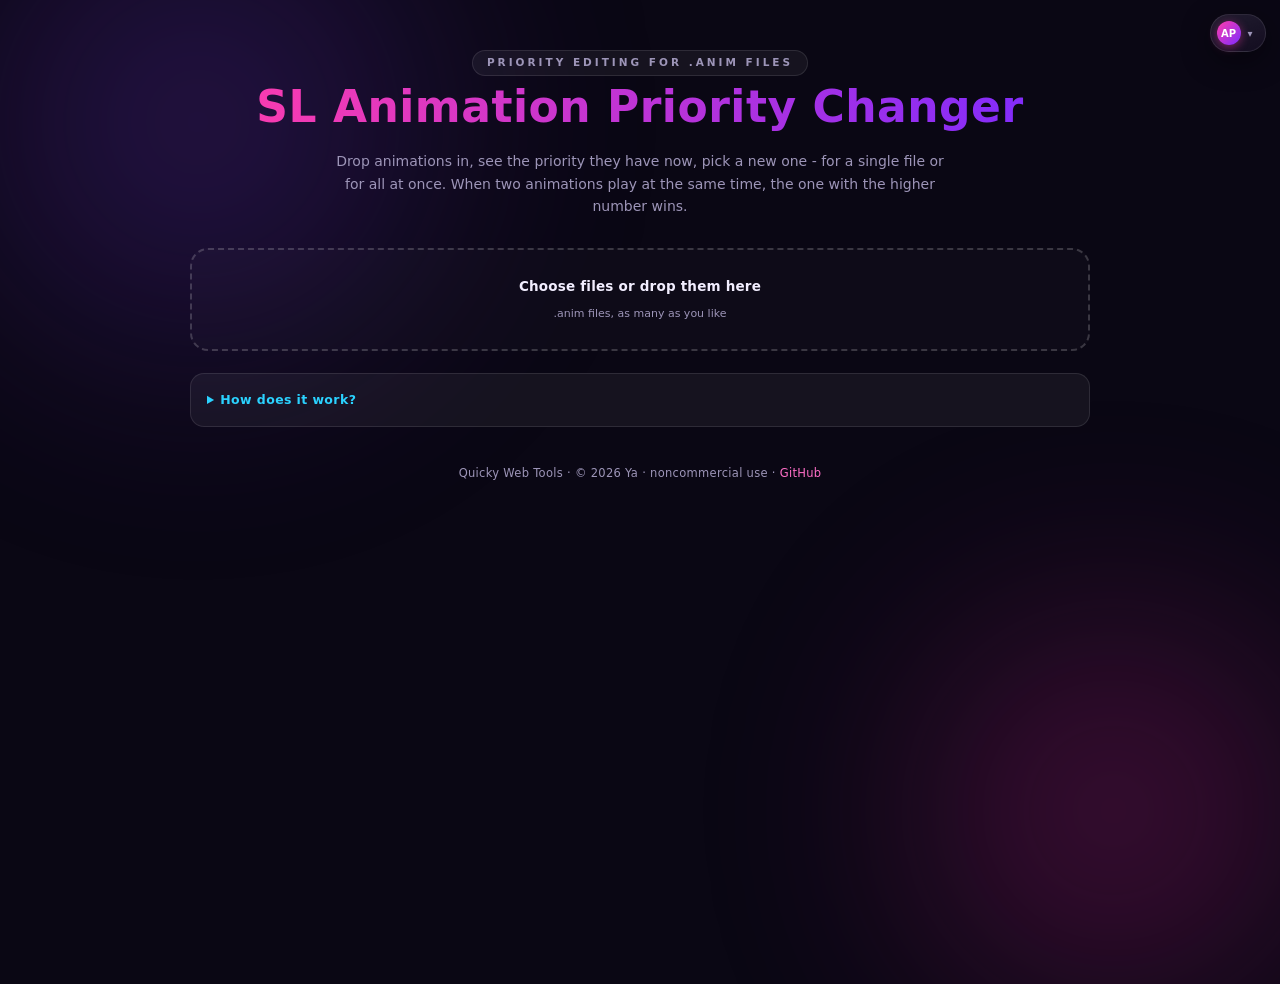
<file: SL Animation Priority Changer/sl_animation_priority_changer.html>
<!doctype html>
<!--
  ====================================================================
  SL Animation Priority Changer
  Required Notice: Copyright © 2026 Ya.

  Application code in this file (UI, .anim binary parser / writer,
  styles) is licensed under the PolyForm Noncommercial License 1.0.0.
  See the LICENSE file at the repo root for terms.
  Terms: https://polyformproject.org/licenses/noncommercial/1.0.0

  This tool bundles no third-party libraries or fonts; the shared
  theme uses the system font stack. See THIRD-PARTY-NOTICES.md at
  the repo root for the repository-wide notices.
  ====================================================================
-->
<html lang="en">
<head>
<meta charset="utf-8" />
<meta name="viewport" content="width=device-width,initial-scale=1" />
<title>SL Animation Priority Changer</title>
<!-- SHARED-CSS:BEGIN - auto-inlined from _shared/sl-nav.css by _shared/sync_inline.py. Do not hand-edit; edit the source and re-run the script. -->
<style>
/* =====================================================================
   SL Tools :: "Aurora Glass" shared theme + navigation  (v2)
   ---------------------------------------------------------------------
   Design language (adapted from the SL Music Slicer):
     - deep indigo base with two slowly drifting blurred aurora blobs
     - frosted-glass panels (backdrop blur + 1px light edge + 18px radius)
     - animated pink→purple→cyan gradient headlines
     - system font stack - no embedded webfonts, maximum readability

   The selector contract from v1 is preserved verbatim: every class,
   element rule, and CSS custom property keeps its old name so all
   tool-local CSS keeps working. Only the values changed.

   Browser support: Chrome / Edge / Brave / Firefox 103+ / Safari 14+.
   backdrop-filter and background-clip:text carry -webkit- prefixes.
   ===================================================================== */

:root {
  /* legacy names, remapped to the aurora palette */
  --slt-pink:    #ff6ec7;   /* lighter accent tint (gradient tops, hovers) */
  --slt-magenta: #ff3cac;   /* primary accent                              */
  --slt-cyan:    #2bd2ff;   /* secondary accent                            */
  --slt-blue:    #9d95b8;   /* dim / secondary text                        */
  --slt-purple:  #7c2bff;   /* tertiary accent                             */
  --slt-gold:    #ffcf5e;   /* highlight / active                          */
  --slt-bg-1:    #0a0714;
  --slt-bg-2:    #140b26;
  --slt-bg-3:    #1d1038;

  /* new tokens (v2) */
  --slt-txt:   #f2eeff;
  --slt-dim:   #9d95b8;
  --slt-good:  #00e5a0;
  --slt-warn:  #ffb84d;
  --slt-bad:   #ff5470;
  --slt-glass: rgba(255, 255, 255, 0.05);
  --slt-edge:  rgba(255, 255, 255, 0.10);
  --slt-font:  "Segoe UI Variable Text", "Segoe UI", system-ui, -apple-system, "Helvetica Neue", Arial, sans-serif;
  --slt-mono:  Consolas, "SF Mono", "Cascadia Mono", Menlo, monospace;
  --slt-grad:  linear-gradient(90deg, var(--slt-magenta), var(--slt-purple), var(--slt-cyan), var(--slt-magenta));
}

/* ---- Base body + aurora background --------------------------------- */
body.slt-themed {
  margin: 0;
  min-height: 100vh;
  background: var(--slt-bg-1) !important;
  color: var(--slt-txt);
  font: 14px/1.5 var(--slt-font);
  color-scheme: dark;
  overflow-x: hidden;
}
body.slt-themed::before,
body.slt-themed::after {
  content: "";
  position: fixed;
  z-index: 0;
  border-radius: 50%;
  filter: blur(110px);
  opacity: 0.45;
  pointer-events: none;
}
body.slt-themed::before {
  width: 55vw; height: 55vw;
  background: radial-gradient(circle, #5b2ba8, transparent 65%);
  top: -18vw; left: -12vw;
  animation: slt-drift 26s ease-in-out infinite alternate;
}
body.slt-themed::after {
  width: 46vw; height: 46vw;
  background: radial-gradient(circle, #b41f7e, transparent 65%);
  bottom: -16vw; right: -10vw;
  animation: slt-drift 30s -15s ease-in-out infinite alternate-reverse;
}
@keyframes slt-drift {
  to { transform: translate(6vw, 4vh) scale(1.18); }
}
body.slt-themed ::selection { background: rgba(255, 60, 172, 0.4); }

/* Legacy element from the v1 theme - kept as a no-op so old tool HTML
   that still renders <div class="slt-scanlines"> stays harmless. */
.slt-scanlines { display: none !important; }

/* Mouse-follow glow layer (injected by sl-nav.js; decorative only) */
.slt-glow {
  position: fixed; inset: 0;
  z-index: 1;
  pointer-events: none;
  background: radial-gradient(340px circle at var(--slt-mx, -600px) var(--slt-my, -600px),
    rgba(124, 43, 255, 0.14), transparent 65%);
  mix-blend-mode: screen;
}

/* Lift every element above the aurora blobs. */
body.slt-themed > *:not(.slt-scanlines):not(.slt-nav):not(.slt-glow) {
  position: relative;
  z-index: 1;
}


/* ---- Floating navigation pill (top-right) --------------------------
   Two states, persisted in localStorage:
     data-open="false" → only the small glass handle is visible
     data-open="true"  → glass dropdown panel below it            */
.slt-nav {
  position: fixed;
  top: 14px;
  right: 14px;
  z-index: 1000;
  display: flex;
  flex-direction: column;
  align-items: flex-end;
  gap: 8px;
  font-family: var(--slt-font);
  /* The closed panel still takes up its full box, so the container reaches
     far down the right edge. Without this it swallows every click on the
     page underneath it - only the nav's own controls may be clickable. */
  pointer-events: none;
}

.slt-nav-handle {
  pointer-events: auto;
  display: inline-flex;
  align-items: center;
  gap: 7px;
  width: auto;
  margin: 0;
  padding: 6px 12px 6px 6px;
  background: linear-gradient(160deg, rgba(255,255,255,0.08), rgba(255,255,255,0.02)), rgba(17, 10, 34, 0.65);
  border: 1px solid var(--slt-edge);
  border-radius: 999px;
  cursor: pointer;
  color: var(--slt-txt);
  font-family: inherit;
  font-size: 12px;
  font-weight: 600;
  letter-spacing: 0.4px;
  outline: none;
  box-shadow: 0 8px 30px rgba(0, 0, 0, 0.45);
  transition: box-shadow .18s, transform .12s, border-color .18s;
  -webkit-backdrop-filter: blur(14px);
          backdrop-filter: blur(14px);
}
.slt-nav-handle:hover {
  border-color: var(--slt-magenta);
  box-shadow: 0 8px 30px rgba(0, 0, 0, 0.45), 0 0 22px rgba(255, 60, 172, 0.35);
  transform: translateY(1px);
}
.slt-nav-handle:focus-visible {
  outline: 2px solid var(--slt-cyan);
  outline-offset: 2px;
}
.slt-nav[data-open="true"] .slt-nav-handle {
  border-color: transparent;
  background:
    linear-gradient(rgba(24, 14, 46, 0.92), rgba(24, 14, 46, 0.92)) padding-box,
    var(--slt-grad) border-box;
  background-size: auto, 300% 100%;
  animation: slt-hue 9s linear infinite;
}

/* Current-tool badge inside the handle */
.slt-nav-current {
  display: inline-flex;
  align-items: center;
  justify-content: center;
  width: 24px; height: 24px;
  border-radius: 999px;
  background: linear-gradient(135deg, var(--slt-magenta), var(--slt-purple));
  color: #fff;
  font-size: 10px;
  font-weight: 800;
  letter-spacing: 0;
  box-shadow: 0 2px 10px rgba(255, 60, 172, 0.45);
}

.slt-nav-chevron {
  display: inline-block;
  font-size: 10px;
  color: var(--slt-dim);
  transition: transform .25s ease;
}
.slt-nav[data-open="true"] .slt-nav-chevron { transform: rotate(180deg); }

/* Dropdown panel */
.slt-nav-panel {
  width: 290px;
  max-width: calc(100vw - 28px);
  background: linear-gradient(160deg, rgba(255,255,255,0.055), rgba(255,255,255,0.015)), rgba(17, 10, 34, 0.78);
  border: 1px solid var(--slt-edge);
  border-radius: 18px;
  box-shadow: 0 18px 60px rgba(0, 0, 0, 0.55);
  padding: 10px;
  -webkit-backdrop-filter: blur(18px) saturate(1.3);
          backdrop-filter: blur(18px) saturate(1.3);
  position: relative;

  opacity: 0;
  transform: translateY(-6px) scale(0.98);
  transform-origin: top right;
  pointer-events: none;
  transition: opacity .18s ease, transform .22s cubic-bezier(.2, .9, .3, 1.2);
}
.slt-nav-panel::before { content: none; }
.slt-nav[data-open="true"] .slt-nav-panel {
  opacity: 1;
  transform: translateY(0) scale(1);
  pointer-events: auto;
}

/* Panel header (brand + tagline) */
.slt-nav-panel-header {
  padding: 8px 6px 10px;
  margin-bottom: 6px;
  border-bottom: 1px solid var(--slt-edge);
  text-align: center;
}
.slt-nav-handle-brand {
  display: block;
  background: var(--slt-grad);
  background-size: 300% 100%;
  -webkit-background-clip: text;
          background-clip: text;
  -webkit-text-fill-color: transparent;
  color: transparent;
  animation: slt-hue 9s linear infinite;
  font-weight: 800;
  font-size: 15px;
  letter-spacing: 1px;
  text-align: center;
}
.slt-nav-panel-tagline {
  display: block;
  font-size: 10px;
  font-weight: 600;
  letter-spacing: 3px;
  text-transform: uppercase;
  color: var(--slt-dim);
  margin-top: 3px;
}

.slt-nav-list {
  display: flex;
  flex-direction: column;
  gap: 5px;
  list-style: none;
  margin: 0;
  padding: 0;
}

.slt-nav-btn {
  display: flex;
  align-items: center;
  gap: 10px;
  padding: 8px 10px;
  font-family: inherit;
  font-size: 13px;
  font-weight: 600;
  text-decoration: none;
  color: var(--slt-txt);
  background: var(--slt-glass);
  border: 1px solid var(--slt-edge);
  border-radius: 13px;
  cursor: pointer;
  transition: transform .15s, border-color .15s, box-shadow .15s;
}
.slt-nav-btn:hover {
  border-color: rgba(255, 255, 255, 0.28);
  transform: translateX(-3px);
  box-shadow: 0 4px 18px rgba(124, 43, 255, 0.25);
}
.slt-nav-btn:focus-visible {
  outline: 2px solid var(--slt-cyan);
  outline-offset: 2px;
}
.slt-nav-btn.current {
  border: 1px solid transparent;
  background:
    linear-gradient(rgba(32, 18, 62, 0.9), rgba(32, 18, 62, 0.9)) padding-box,
    linear-gradient(90deg, var(--slt-magenta), var(--slt-purple), var(--slt-cyan)) border-box;
  box-shadow: 0 0 20px rgba(124, 43, 255, 0.3);
  cursor: default;
}
.slt-nav-btn.current:hover { transform: none; }

.slt-nav-badge {
  width: 28px; height: 28px;
  display: inline-flex;
  align-items: center;
  justify-content: center;
  border-radius: 9px;
  font-size: 11px;
  font-weight: 800;
  background: rgba(255, 255, 255, 0.07);
  color: var(--slt-dim);
  flex-shrink: 0;
}
.slt-nav-btn.current .slt-nav-badge {
  background: linear-gradient(135deg, var(--slt-magenta), var(--slt-purple));
  color: #fff;
  box-shadow: 0 2px 10px rgba(255, 60, 172, 0.4);
}

.slt-nav-name { line-height: 1.2; flex: 1; min-width: 0; }
.slt-nav-name small {
  display: block;
  font-weight: 500;
  font-size: 10.5px;
  letter-spacing: 0.2px;
  margin-top: 2px;
  color: var(--slt-dim);
}

/* Work-in-progress entries: amber badge + tinted border. */
.slt-nav-btn.wip { border-color: rgba(255, 184, 77, 0.35); }
.slt-nav-btn.wip:hover { border-color: rgba(255, 184, 77, 0.6); }
.slt-nav-wip {
  flex-shrink: 0;
  align-self: center;
  font-size: 9px;
  font-weight: 800;
  letter-spacing: 1px;
  padding: 3px 7px;
  border-radius: 999px;
  color: var(--slt-warn);
  background: rgba(255, 184, 77, 0.12);
  border: 1px solid rgba(255, 184, 77, 0.4);
}

/* Divider row that separates finished tools from WIP entries
   at the bottom of the dropdown list. */
.slt-nav-divider {
  display: flex;
  align-items: center;
  gap: 8px;
  margin: 7px 2px 2px;
  font-size: 8.5px;
  font-weight: 800;
  letter-spacing: 1.5px;
  text-transform: uppercase;
  color: var(--slt-warn);
  opacity: 0.85;
}
.slt-nav-divider::before,
.slt-nav-divider::after {
  content: "";
  flex: 1;
  height: 1px;
  background: rgba(255, 184, 77, 0.3);
}

/* Amber WIP chip variant for tool titlebars (sits next to the
   regular .slt-subtitle tagline chip). */
body.slt-themed .slt-subtitle.slt-wip {
  color: var(--slt-warn) !important;
  border-color: rgba(255, 184, 77, 0.4);
  background: rgba(255, 184, 77, 0.08);
  margin-left: 8px !important;
}

@media (max-width: 540px) {
  .slt-nav { top: 8px; right: 8px; }
  .slt-nav-panel { width: 250px; }
}

/* ---- Smooth cross-page transitions ---------------------------------
   Both directions are CSS animations: a transition cannot override a
   running/held animation on the same property, so the leaving fade
   must also be an animation to beat slt-page-in. */
body.slt-themed { animation: slt-page-in .28s ease-out both; }
@keyframes slt-page-in {
  from { opacity: 0; }
  to   { opacity: 1; }
}
html.slt-leaving body { animation: slt-page-out .18s ease-in forwards; }
@keyframes slt-page-out {
  from { opacity: 1; }
  to   { opacity: 0; }
}


/* =====================================================================
   Aurora UI - applied on every tool that opts in via
   <body class="slt-themed">. !important keeps the cascade on our side
   regardless of tool-local source order or specificity.
   ===================================================================== */

/* ---- Title block ----------------------------------------------------
   Same HTML contract as v1:
     <header class="slt-titlebar">
       <div class="slt-subtitle">Tagline</div>
       <h1 class="slt-title">SL Tool Name</h1>
       <p class="slt-lede">One-line description.</p>
     </header>                                                       */
body.slt-themed .slt-titlebar {
  text-align: center;
  margin: 26px auto 30px;
  max-width: 940px;
  position: relative;
  z-index: 1;
  padding: 0 16px;
}
body.slt-themed .slt-title {
  font-family: var(--slt-font) !important;
  font-weight: 800 !important;
  font-size: clamp(28px, 4.6vw, 44px) !important;
  line-height: 1.15 !important;
  letter-spacing: 0.5px !important;
  margin: 6px 0 0 !important;
  padding: 0 0 6px !important;
  text-align: center !important;
  text-transform: none !important;
  text-wrap: balance;
  background: var(--slt-grad) !important;
  background-size: 300% 100% !important;
  -webkit-background-clip: text !important;
          background-clip: text !important;
  -webkit-text-fill-color: transparent !important;
  color: transparent !important;
  animation: slt-hue 9s linear infinite;
  filter: none !important;
  text-shadow: none !important;
  transform: none !important;
  border: none !important;
}
@keyframes slt-hue {
  to { background-position: 300% 0; }
}
body.slt-themed .slt-subtitle {
  display: inline-block;
  font-family: var(--slt-font) !important;
  font-size: 10.5px !important;
  font-weight: 700 !important;
  text-align: center !important;
  color: var(--slt-dim) !important;
  letter-spacing: 3px !important;
  text-transform: uppercase;
  margin: 0 !important;
  padding: 4px 14px;
  border: 1px solid var(--slt-edge);
  border-radius: 999px;
  background: var(--slt-glass);
  text-shadow: none !important;
}
body.slt-themed .slt-subtitle-edition { display: none !important; }
body.slt-themed .slt-lede {
  text-align: center !important;
  color: var(--slt-dim) !important;
  margin: 12px auto 0 !important;
  max-width: 620px !important;
  font-size: 14px !important;
  line-height: 1.6 !important;
  text-shadow: none !important;
  font-family: var(--slt-font) !important;
}
body.slt-themed .slt-lede code {
  color: var(--slt-gold) !important;
  background: rgba(255, 207, 94, 0.08) !important;
  padding: 1px 6px !important;
  border: 1px solid rgba(255, 207, 94, 0.25) !important;
  border-radius: 6px !important;
  font-family: var(--slt-mono) !important;
  font-size: 0.92em !important;
}

/* ---- Headings ------------------------------------------------------ */
body.slt-themed h1 {
  font-family: var(--slt-font) !important;
  font-weight: 800 !important;
  letter-spacing: 0.4px !important;
  text-transform: none !important;
  background: var(--slt-grad) !important;
  background-size: 300% 100% !important;
  -webkit-background-clip: text !important;
          background-clip: text !important;
  -webkit-text-fill-color: transparent !important;
  color: transparent !important;
  animation: slt-hue 9s linear infinite;
  filter: none !important;
  text-shadow: none !important;
  border: none !important;
}
body.slt-themed h1 small {
  display: block !important;
  font-family: var(--slt-font) !important;
  font-size: 12px !important;
  letter-spacing: 0.5px !important;
  font-weight: 500 !important;
  text-transform: none !important;
  background: none !important;
  -webkit-text-fill-color: var(--slt-dim) !important;
  color: var(--slt-dim) !important;
  filter: none !important;
  text-shadow: none !important;
  margin: 4px 0 0 0 !important;
  animation: none;
}
body.slt-themed h2 {
  font-family: var(--slt-font) !important;
  font-weight: 700 !important;
  letter-spacing: 1.6px !important;
  text-transform: uppercase !important;
  font-size: 12px !important;
  color: var(--slt-cyan) !important;
  text-shadow: none !important;
  border-bottom-color: var(--slt-edge) !important;
}
body.slt-themed h3 {
  font-family: var(--slt-font) !important;
  font-weight: 700 !important;
  letter-spacing: 1.4px !important;
  text-transform: uppercase !important;
  font-size: 11px !important;
  color: var(--slt-gold) !important;
  text-shadow: none !important;
}

/* ---- Panels / cards / canvas wrappers ------------------------------ */
body.slt-themed .panel,
body.slt-themed .preview-area,
body.slt-themed .canvas-wrap,
body.slt-themed details.advanced {
  background: linear-gradient(160deg, rgba(255,255,255,0.055), rgba(255,255,255,0.015)), rgba(17, 10, 34, 0.55) !important;
  border: 1px solid var(--slt-edge) !important;
  border-radius: 18px !important;
  box-shadow: 0 10px 40px rgba(0, 0, 0, 0.35) !important;
  -webkit-backdrop-filter: blur(18px) saturate(1.3);
          backdrop-filter: blur(18px) saturate(1.3);
  position: relative;
}

/* ---- Inputs / selects / textareas ---------------------------------- */
body.slt-themed input[type="text"],
body.slt-themed input[type="number"],
body.slt-themed input[type="search"],
body.slt-themed input[type="email"],
body.slt-themed input[type="tel"],
body.slt-themed input[type="url"],
body.slt-themed input[type="password"],
body.slt-themed select,
body.slt-themed textarea {
  background: rgba(0, 0, 0, 0.35) !important;
  border: 1px solid var(--slt-edge) !important;
  border-radius: 11px !important;
  color: var(--slt-txt) !important;
  font-family: var(--slt-font) !important;
  letter-spacing: 0.2px !important;
  text-shadow: none !important;
  outline: none !important;
  transition: border-color .15s, box-shadow .15s;
}
body.slt-themed input[type="text"]:focus,
body.slt-themed input[type="number"]:focus,
body.slt-themed input[type="search"]:focus,
body.slt-themed select:focus,
body.slt-themed textarea:focus {
  border-color: var(--slt-cyan) !important;
  box-shadow: 0 0 0 3px rgba(43, 210, 255, 0.16) !important;
}
body.slt-themed input::placeholder,
body.slt-themed textarea::placeholder {
  color: rgba(157, 149, 184, 0.65) !important;
}
body.slt-themed select option {
  background: var(--slt-bg-2) !important;
  color: var(--slt-txt) !important;
}
body.slt-themed input[type="color"] {
  background: rgba(0, 0, 0, 0.35) !important;
  border: 1px solid var(--slt-edge) !important;
  border-radius: 9px !important;
}
body.slt-themed input[type="checkbox"],
body.slt-themed input[type="radio"],
body.slt-themed input[type="range"] {
  accent-color: var(--slt-magenta) !important;
}

/* ---- Buttons --------------------------------------------------------
   Plain <button> keeps its v1 role as the tool's PRIMARY action
   (Load / Export / Combine) → pink→purple gradient pill with a sheen
   sweep. Subtle variants: .secondary/.btn-secondary/.small and the
   toggle-pad classes below. */
body.slt-themed button:not(.layout-btn):not(.deco-btn):not(.mode-btn):not(.preset-btn):not(.navbtn):not(.thumb-x):not(.aspect-sel):not(.apply-all):not(.clear-bar):not(.warn):not(.slt-nav-handle):not(.slt-nav-btn):not(.marquee-btn):not(.clear) {
  font-family: var(--slt-font) !important;
  font-weight: 700 !important;
  letter-spacing: 0.3px !important;
  text-transform: none !important;
  color: #fff !important;
  background: linear-gradient(135deg, var(--slt-magenta), var(--slt-purple)) !important;
  border: 1px solid transparent !important;
  border-radius: 12px !important;
  text-shadow: none !important;
  box-shadow: 0 4px 20px rgba(255, 60, 172, 0.35) !important;
  cursor: pointer;
  position: relative;
  overflow: hidden;
  transition: transform .15s, box-shadow .15s, filter .15s !important;
}
body.slt-themed button:not(:disabled):not(.thumb-x):hover {
  transform: translateY(-1px) !important;
  filter: brightness(1.08);
  box-shadow: 0 6px 28px rgba(255, 60, 172, 0.5) !important;
}
body.slt-themed button:not(:disabled):not(.thumb-x):active {
  transform: translateY(0) scale(0.98) !important;
}
body.slt-themed button:disabled {
  opacity: 0.35 !important;
  cursor: default !important;
  filter: none !important;
  transform: none !important;
  box-shadow: none !important;
}
body.slt-themed button:focus-visible {
  outline: 2px solid var(--slt-cyan) !important;
  outline-offset: 2px !important;
}
body.slt-themed button.secondary,
body.slt-themed button.btn-secondary {
  background: var(--slt-glass) !important;
  color: var(--slt-txt) !important;
  border: 1px solid rgba(255, 255, 255, 0.14) !important;
  text-shadow: none !important;
  box-shadow: none !important;
}
body.slt-themed button.secondary:hover:not(:disabled),
body.slt-themed button.btn-secondary:hover:not(:disabled) {
  border-color: var(--slt-purple) !important;
  box-shadow: 0 4px 18px rgba(124, 43, 255, 0.28) !important;
}
body.slt-themed button.small {
  font-size: 12px !important;
  font-weight: 600 !important;
  letter-spacing: 0.2px !important;
  padding: 6px 12px !important;
  border-radius: 9px !important;
}

/* ---- Toggle/option pad buttons (div- or button-based grids) -------- */
body.slt-themed .layout-btn,
body.slt-themed .deco-btn,
body.slt-themed .mode-btn,
body.slt-themed .preset-btn,
body.slt-themed .navbtn {
  background: var(--slt-glass) !important;
  border: 1px solid var(--slt-edge) !important;
  color: var(--slt-dim) !important;
  border-radius: 12px !important;
  font-family: var(--slt-font) !important;
  font-weight: 600 !important;
  text-shadow: none !important;
  transition: transform .15s, border-color .15s, box-shadow .15s, color .15s !important;
  box-shadow: none !important;
}
body.slt-themed .layout-btn:hover,
body.slt-themed .deco-btn:hover,
body.slt-themed .mode-btn:hover,
body.slt-themed .preset-btn:hover,
body.slt-themed .navbtn:hover:not(:disabled) {
  border-color: rgba(255, 255, 255, 0.28) !important;
  color: var(--slt-txt) !important;
  background: rgba(255, 255, 255, 0.07) !important;
  box-shadow: 0 4px 18px rgba(124, 43, 255, 0.22) !important;
  transform: translateY(-1px) !important;
}
body.slt-themed .layout-btn.active,
body.slt-themed .deco-btn.active,
body.slt-themed .mode-btn.active,
body.slt-themed .preset-btn.active {
  border: 1px solid transparent !important;
  background:
    linear-gradient(rgba(32, 18, 62, 0.92), rgba(32, 18, 62, 0.92)) padding-box,
    linear-gradient(90deg, var(--slt-magenta), var(--slt-cyan)) border-box !important;
  color: var(--slt-txt) !important;
  text-shadow: none !important;
  box-shadow: 0 0 16px rgba(124, 43, 255, 0.35) !important;
}
body.slt-themed .layout-btn.active .layout-icon { color: var(--slt-gold) !important; }
body.slt-themed .navbtn .arrow {
  color: var(--slt-magenta) !important;
  text-shadow: none !important;
}
body.slt-themed .navbtn:disabled { opacity: 0.3 !important; }

/* ---- Apply-all + aspect-sel pills ----------------------------------- */
body.slt-themed .apply-all {
  background: linear-gradient(135deg, var(--slt-magenta), var(--slt-purple)) !important;
  color: #fff !important;
  border: 1px solid transparent !important;
  border-radius: 999px !important;
  font-family: var(--slt-font) !important;
  font-size: 11px !important;
  font-weight: 700 !important;
  letter-spacing: 0.3px !important;
  text-shadow: none !important;
  box-shadow: 0 2px 10px rgba(255, 60, 172, 0.35) !important;
}
body.slt-themed .apply-all:hover:not(:disabled) {
  filter: brightness(1.08);
  box-shadow: 0 4px 16px rgba(255, 60, 172, 0.5) !important;
}
body.slt-themed .aspect-sel {
  background: rgba(0, 0, 0, 0.35) !important;
  color: var(--slt-txt) !important;
  border: 1px solid var(--slt-edge) !important;
  border-radius: 999px !important;
  font-family: var(--slt-font) !important;
  font-weight: 600 !important;
}

/* ---- Big banner clear button ---------------------------------------- */
body.slt-themed .clear-bar {
  background: rgba(17, 10, 34, 0.55) !important;
  color: var(--slt-dim) !important;
  border: 1px solid var(--slt-edge) !important;
  border-top: none !important;
  border-radius: 0 0 18px 18px !important;
  text-shadow: none !important;
  font-family: var(--slt-font) !important;
  letter-spacing: 0.6px !important;
  text-transform: none !important;
  box-shadow: none !important;
  transition: background .18s, color .18s, box-shadow .18s !important;
}
body.slt-themed .clear-bar:hover {
  background: rgba(255, 84, 112, 0.14) !important;
  color: var(--slt-bad) !important;
  text-shadow: none !important;
  box-shadow: inset 0 0 30px rgba(255, 84, 112, 0.12) !important;
}
body.slt-themed .clear-bar.confirm {
  background: linear-gradient(135deg, var(--slt-bad), #c2185b) !important;
  color: #fff !important;
  border-color: transparent !important;
}

/* ---- Thumbnail close button (small X) ------------------------------- */
body.slt-themed .thumb-x {
  background: var(--slt-bad) !important;
  color: #fff !important;
  border: 2px solid var(--slt-bg-1) !important;
  text-shadow: none !important;
  box-shadow: 0 2px 8px rgba(255, 84, 112, 0.5) !important;
}

/* ---- Info rows (key/value display) ---------------------------------- */
body.slt-themed .info-row {
  border-bottom: 1px solid var(--slt-edge) !important;
  font-family: var(--slt-font) !important;
  color: var(--slt-txt) !important;
}
body.slt-themed .info-row span:first-child {
  color: var(--slt-dim) !important;
  font-family: var(--slt-font) !important;
  font-size: 12px !important;
  letter-spacing: 0.3px !important;
  text-transform: none !important;
  font-weight: 500 !important;
}
body.slt-themed .info-row span:last-child {
  color: var(--slt-txt) !important;
  font-weight: 600 !important;
  font-variant-numeric: tabular-nums;
  text-shadow: none !important;
}

/* ---- Stats grid ------------------------------------------------------ */
body.slt-themed .stat {
  background: rgba(0, 0, 0, 0.32) !important;
  border: 1px solid var(--slt-edge) !important;
  border-radius: 13px !important;
}
body.slt-themed .stat .label {
  color: var(--slt-dim) !important;
  font-family: var(--slt-font) !important;
  font-size: 10px !important;
  letter-spacing: 1px !important;
  text-transform: uppercase !important;
  font-weight: 600 !important;
}
body.slt-themed .stat .value {
  color: var(--slt-txt) !important;
  text-shadow: none !important;
  font-family: var(--slt-font) !important;
  font-weight: 800 !important;
  font-variant-numeric: tabular-nums;
}
body.slt-themed .stat.warn .value { color: var(--slt-bad) !important; text-shadow: none !important; }
body.slt-themed .stat.good .value { color: var(--slt-good) !important; text-shadow: none !important; }

/* ---- Status banner --------------------------------------------------- */
body.slt-themed #status,
body.slt-themed .status {
  font-family: var(--slt-font) !important;
  font-size: 13px !important;
  letter-spacing: 0.2px !important;
  background: rgba(0, 0, 0, 0.32) !important;
  border: 1px solid var(--slt-edge) !important;
  border-radius: 11px !important;
  color: var(--slt-dim) !important;
}
body.slt-themed #status.ok,
body.slt-themed .status.ok {
  color: var(--slt-good) !important;
  background: rgba(0, 229, 160, 0.08) !important;
  border-color: rgba(0, 229, 160, 0.35) !important;
  text-shadow: none !important;
}
body.slt-themed #status.error,
body.slt-themed .status.error,
body.slt-themed #status.err,
body.slt-themed .status.err {
  color: var(--slt-bad) !important;
  background: rgba(255, 84, 112, 0.08) !important;
  border-color: rgba(255, 84, 112, 0.4) !important;
  text-shadow: none !important;
}

/* ---- Help / detail blocks -------------------------------------------- */
body.slt-themed details:not(.advanced) {
  border: 1px solid var(--slt-edge) !important;
  border-radius: 14px !important;
  background: var(--slt-glass) !important;
  padding: 10px 14px !important;
}
body.slt-themed details > summary {
  cursor: pointer !important;
  font-family: var(--slt-font) !important;
  font-weight: 700 !important;
  letter-spacing: 0.4px !important;
  text-transform: none !important;
  color: var(--slt-cyan) !important;
  text-shadow: none !important;
  font-size: 12.5px !important;
}
body.slt-themed details.advanced > summary {
  color: var(--slt-magenta) !important;
  text-shadow: none !important;
}
body.slt-themed .help,
body.slt-themed details p,
body.slt-themed details .help {
  color: var(--slt-dim) !important;
  font-family: var(--slt-font) !important;
  font-size: 12.5px !important;
  line-height: 1.6 !important;
}
body.slt-themed details code,
body.slt-themed .help code {
  color: var(--slt-gold) !important;
  background: rgba(255, 207, 94, 0.08) !important;
  border: 1px solid rgba(255, 207, 94, 0.22) !important;
  padding: 1px 5px !important;
  border-radius: 6px !important;
  font-family: var(--slt-mono) !important;
  font-size: 0.92em !important;
}

/* ---- Filename / monospace label -------------------------------------- */
body.slt-themed .filename {
  background: rgba(0, 0, 0, 0.35) !important;
  border: 1px dashed var(--slt-edge) !important;
  color: var(--slt-cyan) !important;
  border-radius: 11px !important;
  font-family: var(--slt-mono) !important;
  font-size: 12px !important;
  text-shadow: none !important;
}

/* ---- Drop zone (label.drop) ------------------------------------------ */
body.slt-themed .drop {
  border: 2px dashed rgba(255, 255, 255, 0.18) !important;
  border-radius: 18px !important;
  background: rgba(255, 255, 255, 0.02) !important;
  color: var(--slt-dim) !important;
  font-family: var(--slt-font) !important;
  text-shadow: none !important;
  transition: border-color .2s, background .2s, box-shadow .2s, transform .2s !important;
}
body.slt-themed .drop:hover,
body.slt-themed .drop.hover,
body.slt-themed .drop.drag,
body.slt-themed .drop.over {
  border-color: var(--slt-magenta) !important;
  color: var(--slt-txt) !important;
  background: rgba(255, 60, 172, 0.07) !important;
  box-shadow: inset 0 0 34px rgba(255, 60, 172, 0.12) !important;
}
body.slt-themed .drop strong,
body.slt-themed .drop b {
  font-family: var(--slt-font) !important;
  font-weight: 700 !important;
  letter-spacing: 0.2px !important;
  color: var(--slt-txt) !important;
  text-shadow: none !important;
  text-transform: none !important;
}
body.slt-themed .drop small { color: var(--slt-dim) !important; }

/* ---- Thumbnails strip ------------------------------------------------- */
/* Cap the full-bleed workspace (Anim Priority + Sprite Sheet) so those
   two tools sit centered at the same width as the rest of the family. */
body.slt-themed #workspace {
  max-width: 1200px;
  margin-left: auto;
  margin-right: auto;
}
body.slt-themed .thumbs {
  background: rgba(17, 10, 34, 0.55) !important;
  border: 1px solid var(--slt-edge) !important;
  border-bottom: none !important;
  border-radius: 18px 18px 0 0 !important;
  box-shadow: none !important;
}
/* Before any files are loaded the strip is empty - without content it
   renders as a stray glass bar above the footer, so hide it. */
body.slt-themed .thumbs:empty { display: none !important; }
body.slt-themed .thumb {
  background: var(--slt-glass) !important;
  border: 1px solid transparent !important;
  border-radius: 13px !important;
  transition: transform .15s, border-color .15s, box-shadow .15s !important;
}
body.slt-themed .thumb:hover {
  border-color: rgba(255, 255, 255, 0.28) !important;
  box-shadow: 0 4px 18px rgba(124, 43, 255, 0.22) !important;
}
body.slt-themed .thumb.active {
  border: 1px solid transparent !important;
  background:
    linear-gradient(rgba(32, 18, 62, 0.9), rgba(32, 18, 62, 0.9)) padding-box,
    linear-gradient(90deg, var(--slt-magenta), var(--slt-purple), var(--slt-cyan)) border-box !important;
  box-shadow: 0 0 20px rgba(124, 43, 255, 0.3) !important;
}
body.slt-themed .thumb-icon {
  background: rgba(0, 0, 0, 0.3) !important;
  color: var(--slt-dim) !important;
  border-radius: 9px !important;
}
body.slt-themed .thumb-icon .pri-badge {
  background: linear-gradient(135deg, var(--slt-magenta), var(--slt-purple)) !important;
  color: #fff !important;
  font-family: var(--slt-font) !important;
  font-weight: 800 !important;
  border-radius: 999px !important;
  box-shadow: 0 2px 8px rgba(255, 60, 172, 0.4) !important;
}
body.slt-themed .thumb-icon.changed .pri-badge {
  background: var(--slt-good) !important;
  color: #03121a !important;
  box-shadow: 0 2px 8px rgba(0, 229, 160, 0.45) !important;
}
body.slt-themed .thumb-label {
  color: var(--slt-dim) !important;
  font-family: var(--slt-font) !important;
  font-weight: 600 !important;
}
body.slt-themed .thumb.marked {
  outline: 2px solid var(--slt-bad) !important;
  outline-offset: 2px !important;
}

/* ---- Per-button list rows ---------------------------------------------- */
body.slt-themed .btn-row {
  background: var(--slt-glass) !important;
  border: 1px solid var(--slt-edge) !important;
  border-radius: 11px !important;
}
body.slt-themed .btn-row .idx {
  color: var(--slt-dim) !important;
  font-family: var(--slt-mono) !important;
  font-weight: 600 !important;
}

/* ---- Toggle row -------------------------------------------------------- */
body.slt-themed .toggle-row {
  background: var(--slt-glass) !important;
  border: 1px solid var(--slt-edge) !important;
  border-radius: 11px !important;
  color: var(--slt-txt) !important;
}

/* ---- Placeholder / viewer empty state ----------------------------------- */
body.slt-themed .ph {
  background: rgba(10, 7, 20, 0.85) !important;
  border-radius: 0 !important;
}
body.slt-themed .ph-icon { filter: drop-shadow(0 0 18px rgba(255, 60, 172, 0.55)) !important; }
body.slt-themed .ph-heart { filter: drop-shadow(0 0 22px rgba(255, 60, 172, 0.6)) !important; }
body.slt-themed .ph-title {
  color: var(--slt-txt) !important;
  font-family: var(--slt-font) !important;
  font-weight: 800 !important;
  text-shadow: none !important;
}
body.slt-themed .ph-sub {
  color: var(--slt-dim) !important;
  font-family: var(--slt-font) !important;
}

/* ---- Playback controls --------------------------------------------------- */
body.slt-themed .playback {
  background: rgba(0, 0, 0, 0.32) !important;
  border: 1px solid var(--slt-edge) !important;
  border-radius: 13px !important;
}
body.slt-themed .playback button {
  font-size: 12px !important;
  letter-spacing: 0.2px !important;
  padding: 5px 13px !important;
  border-radius: 999px !important;
}
body.slt-themed .playback .timebar {
  background: rgba(0, 0, 0, 0.42) !important;
  border: none !important;
  border-radius: 999px !important;
}
body.slt-themed .playback .timebar .fill {
  background: linear-gradient(90deg, var(--slt-magenta), var(--slt-purple), var(--slt-cyan)) !important;
  box-shadow: none !important;
  border-radius: 999px !important;
}
body.slt-themed .playback .timetext {
  color: var(--slt-dim) !important;
  font-family: var(--slt-mono) !important;
  font-variant-numeric: tabular-nums;
}

/* ---- Credit footer --------------------------------------------------------- */
body.slt-themed .credit {
  color: var(--slt-dim) !important;
  font-family: var(--slt-font) !important;
  letter-spacing: 0.3px !important;
  opacity: 0.85;
}
body.slt-themed .credit b,
body.slt-themed .credit a {
  color: var(--slt-pink) !important;
  text-shadow: none !important;
  text-decoration: none;
}
body.slt-themed .credit a:hover { text-decoration: underline; }

/* ---- Unified tool footer ----------------------------------------------------
   Every tool renders the same one-line footer:
     <footer class="slt-footer">Quicky Web Tools · © 2026 Ya ·
       noncommercial use · <a href=...>GitHub</a></footer>          */
body.slt-themed .slt-footer {
  position: relative;
  z-index: 1;
  text-align: center;
  margin: 38px auto 14px;
  font-size: 11.5px;
  letter-spacing: 0.3px;
  color: var(--slt-dim);
  font-family: var(--slt-font);
}
body.slt-themed .slt-footer a {
  color: var(--slt-pink);
  text-decoration: none;
}
body.slt-themed .slt-footer a:hover { text-decoration: underline; }

/* ---- Scrollbars (WebKit + Firefox) ------------------------------------------ */
body.slt-themed ::-webkit-scrollbar { width: 10px; height: 10px; }
body.slt-themed ::-webkit-scrollbar-track { background: transparent; }
body.slt-themed ::-webkit-scrollbar-thumb {
  background: linear-gradient(180deg, var(--slt-purple), var(--slt-magenta));
  border-radius: 6px;
  border: 2px solid var(--slt-bg-1);
}
body.slt-themed ::-webkit-scrollbar-thumb:hover {
  background: linear-gradient(180deg, var(--slt-magenta), var(--slt-pink));
}
body.slt-themed {
  scrollbar-width: thin;
  scrollbar-color: var(--slt-purple) transparent;
}

/* ---- Generic body text defaults ----------------------------------------------- */
body.slt-themed { color: var(--slt-txt); }
body.slt-themed label { color: var(--slt-txt); }
body.slt-themed .hint { color: var(--slt-dim) !important; opacity: 1 !important; }


/* =====================================================================
   Layout consolidations
   ---------------------------------------------------------------------
   Structure-only rules shared by two or more tools (spacing, flex/grid
   skeletons). Unchanged from v1 except font-family tokens.
   ===================================================================== */

/* ---- Universal resets / form a11y ---- */
body.slt-themed * {
  box-sizing: border-box;
  -webkit-tap-highlight-color: transparent;
}
body.slt-themed input,
body.slt-themed select,
body.slt-themed button { outline: none; }
body.slt-themed input:focus-visible,
body.slt-themed select:focus-visible {
  outline: 2px solid var(--slt-cyan);
  outline-offset: 1px;
}
body.slt-themed input:-webkit-autofill,
body.slt-themed input:-webkit-autofill:hover,
body.slt-themed input:-webkit-autofill:focus,
body.slt-themed input:-webkit-autofill:active {
  -webkit-box-shadow: 0 0 0 1000px rgba(10, 7, 20, 0.9) inset !important;
  -webkit-text-fill-color: var(--slt-txt) !important;
  caret-color: var(--slt-txt);
  transition: background-color 9999s ease-out;
}

/* ---- Workspace layout (Anim Priority + Sprite Sheet) ---- */
body.slt-themed .canvas-wrap {
  padding: 12px;
  display: flex;
  flex-direction: column;
  justify-content: center;
}
body.slt-themed .canvas-stack {
  position: relative;
  display: flex;
}
body.slt-themed .ph {
  position: absolute; inset: 0;
  display: flex; flex-direction: column;
  align-items: center; justify-content: center;
  gap: 14px;
  pointer-events: none;
}
body.slt-themed .ph-icon,
body.slt-themed .ph-heart {
  font-size: 56px;
  line-height: 1;
}
body.slt-themed .ph-title { font-size: 20px; letter-spacing: 0.2px; }
body.slt-themed .ph-sub { font-size: 14px; }

body.slt-themed .canvas-nav {
  display: flex;
  align-items: center;
  gap: 14px;
  justify-content: center;
}
body.slt-themed .navbtn {
  width: 90px;
  padding: 18px 8px;
  cursor: pointer;
  margin: 0;
  display: flex;
  flex-direction: column;
  align-items: center;
  gap: 6px;
  font-size: 12px;
  font-weight: 700;
}
body.slt-themed .navbtn .arrow { font-size: 30px; line-height: 1; }

body.slt-themed .panel { width: 320px; padding: 16px; }
body.slt-themed .panel h3 { margin: 0 0 8px; font-size: 11px; }
body.slt-themed .info-row {
  display: flex;
  justify-content: space-between;
  padding: 6px 0;
  font-size: 13px;
}
body.slt-themed .info-row:last-child { border-bottom: none !important; }

body.slt-themed .filename {
  padding: 10px 12px;
  word-break: break-all;
  margin-top: 10px;
}

body.slt-themed .thumbs {
  display: flex;
  gap: 18px;
  margin-top: 14px;
  flex-wrap: wrap;
  padding: 18px;
  user-select: none;
  -webkit-user-select: none;
}
body.slt-themed .thumbs,
body.slt-themed .thumbs * { cursor: crosshair; }
body.slt-themed .thumbs .thumb-x { cursor: pointer; }
body.slt-themed .thumb {
  position: relative;
  padding: 4px;
  user-select: none;
  -webkit-user-select: none;
}
body.slt-themed .thumb-label {
  font-size: 10px;
  text-align: center;
  max-width: 76px;
  white-space: nowrap;
  overflow: hidden;
  text-overflow: ellipsis;
  margin-top: 4px;
  font-weight: 600;
}
body.slt-themed .thumb-x {
  position: absolute;
  top: 0; right: 0;
  transform: translate(50%, -50%) !important;
  width: 22px; height: 22px;
  border-radius: 50%;
  cursor: pointer;
  font-size: 13px;
  line-height: 1;
  padding: 0;
  margin: 0;
  display: flex;
  align-items: center;
  justify-content: center;
  font-weight: bold;
  z-index: 5;
}

body.slt-themed .clear-bar {
  width: 100%;
  display: block;
  margin: 0;
  padding: 16px 24px;
  cursor: pointer;
  text-align: center;
  font-size: 15px;
  font-weight: 700;
}
@keyframes slt-pulse-clear {
  0%, 100% { transform: scale(1); }
  50%      { transform: scale(1.005); }
}
body.slt-themed .clear-bar.confirm {
  animation: slt-pulse-clear 1s ease-in-out infinite;
  letter-spacing: 0.8px;
}

body.slt-themed .marquee {
  position: fixed;
  pointer-events: none;
  z-index: 1000;
  border: 1.5px solid var(--slt-cyan);
  background: rgba(43, 210, 255, 0.12);
  box-shadow: 0 0 0 0.5px var(--slt-magenta);
  border-radius: 4px;
}

body.slt-themed .aspect-sel {
  padding: 4px 12px;
  font-size: 12px;
  cursor: pointer;
}
body.slt-themed .apply-all {
  padding: 4px 14px;
  font-size: 11px;
  cursor: pointer;
  margin: 0;
  width: auto;
  transition: transform .12s, box-shadow .12s, filter .12s;
}
body.slt-themed .apply-all:hover:not(:disabled) {
  transform: translateY(-1px);
}
body.slt-themed .apply-all.flash {
  animation: slt-apply-flash .6s ease;
}
@keyframes slt-apply-flash {
  50% { box-shadow: 0 0 18px var(--slt-magenta); }
}

body.slt-themed select.aspect-sel {
  appearance: none;
  background-image: url("data:image/svg+xml;utf8,<svg xmlns='http://www.w3.org/2000/svg' width='10' height='6' viewBox='0 0 10 6' fill='none'><path d='M1 1l4 4 4-4' stroke='%239d95b8' stroke-width='2' stroke-linecap='round' stroke-linejoin='round'/></svg>");
  background-repeat: no-repeat;
  background-position: right 10px center;
  padding-right: 26px;
}

/* ⓘ tooltip on hover */
body.slt-themed .warn {
  display: inline-block;
  margin-left: 6px;
  cursor: help;
  font-size: 15px;
  position: relative;
  font-family: "Segoe UI Emoji", "Apple Color Emoji", "Noto Color Emoji", sans-serif;
}
body.slt-themed .warn:hover::before {
  content: attr(data-tip);
  position: absolute;
  bottom: 100%;
  right: 0;
  margin-bottom: 8px;
  background: rgba(24, 14, 46, 0.97);
  color: var(--slt-txt);
  padding: 12px 16px;
  border-radius: 13px;
  border: 1px solid var(--slt-edge);
  white-space: pre-line;
  width: 270px;
  font-size: 11.5px;
  line-height: 1.55;
  font-family: var(--slt-font);
  z-index: 100;
  pointer-events: none;
  box-shadow: 0 12px 40px rgba(0, 0, 0, 0.5);
}
body.slt-themed .warn:hover::after {
  content: '';
  position: absolute;
  bottom: 100%;
  right: 4px;
  margin-bottom: 1px;
  border: 7px solid transparent;
  border-top-color: var(--slt-edge);
  z-index: 100;
}

body.slt-themed .credit {
  text-align: center;
  margin-top: 28px;
  padding: 12px 20px;
  font-size: 12px;
}

body.slt-themed .hint {
  font-size: 12px;
  margin-top: 8px;
  line-height: 1.5;
}

/* ---- Form layout (3D Text) ---- */
body.slt-themed .container {
  max-width: 1200px;
  margin: 0 auto;
  display: grid;
  grid-template-columns: 400px 1fr;
  gap: 18px;
}
body.slt-themed .container > h1 {
  grid-column: 1 / -1;
  margin-bottom: 10px;
  font-size: 26px;
}
body.slt-themed .container > h1 small { font-size: 13px; }

body.slt-themed .panel .row {
  display: flex;
  align-items: center;
  gap: 8px;
  margin-bottom: 10px;
}
body.slt-themed .panel .row label { flex: 1; font-size: 13px; }
body.slt-themed .panel .row input[type="number"],
body.slt-themed .panel .row input[type="text"],
body.slt-themed .panel .row select {
  padding: 7px 10px;
  font-size: 13px;
}
body.slt-themed .panel .row input[type="color"] {
  width: 36px;
  height: 28px;
  cursor: pointer;
  padding: 0;
}

body.slt-themed .preview-area {
  padding: 16px;
  display: flex;
  flex-direction: column;
  gap: 12px;
}

body.slt-themed .stats {
  display: grid;
  gap: 8px;
  font-size: 13px;
}
body.slt-themed .stat { padding: 8px; text-align: center; }
body.slt-themed .stat .label { font-size: 10px; }
body.slt-themed .stat .value { font-size: 17px; font-weight: 800; }

body.slt-themed details { margin-top: 12px; }
body.slt-themed summary {
  cursor: pointer;
  font-size: 12.5px;
  padding: 4px 0;
}
body.slt-themed details p {
  font-size: 12px;
  line-height: 1.6;
  padding: 6px 0;
}

body.slt-themed .deco-btn,
body.slt-themed .preset-btn,
body.slt-themed .layout-btn,
body.slt-themed .mode-btn {
  cursor: pointer;
  text-align: center;
  transition: all .15s;
  margin: 0;
  width: auto;
  display: flex;
  flex-direction: column;
  align-items: center;
  justify-content: center;
}


/* =====================================================================
   Motion. The blanket prefers-reduced-motion switch that used to sit here
   was removed on the author's request: it silenced every animation in
   every tool, including ones that carry information rather than decoration
   (a progress fill, for one), and there was no way to keep those alive.
   The motion here is slow and small by design, so nothing races.
   ===================================================================== */

</style>
<!-- SHARED-CSS:END -->
<script>window.SLT_CURRENT = 'anim-priority';</script>
<style>
  /* =====================================================================
     Tool-local styles - layout only ("Aurora Glass" v2). Colors, fonts,
     glass panels, buttons and drop zones come from the SHARED-CSS block.
     ===================================================================== */
  body { padding: 24px 16px 60px; }
  .wrap { max-width: 900px; margin: 0 auto; position: relative; z-index: 1; }

  .drop { display: block; padding: 26px 14px; text-align: center; cursor: pointer; }
  .drop strong { display: block; margin-bottom: 6px; font-size: 13.5px; }
  .drop small { font-size: 11px; }
  .drop input[type=file] { display: none; }

  .bar {
    display: none;
    align-items: center; gap: 12px; flex-wrap: wrap;
    margin-top: 18px;
  }
  .bar.shown { display: flex; }
  .bar .count { font-size: 12.5px; color: var(--slt-dim); margin-right: auto; }
  .bar label { font-size: 12px; color: var(--slt-dim); }
  select { padding: 6px 10px; font-size: 13px; }

  table { width: 100%; border-collapse: collapse; margin-top: 14px; display: none; }
  table.shown { display: table; }
  th {
    text-align: left; font-size: 10.5px; font-weight: 700;
    letter-spacing: 1px; text-transform: uppercase; color: var(--slt-dim);
    padding: 0 10px 6px; border-bottom: 1px solid var(--slt-edge);
  }
  th.num, td.num { text-align: center; width: 90px; }
  th.act, td.act { text-align: right; width: 120px; }
  td {
    padding: 7px 10px;
    font-size: 13px;
    border-bottom: 1px solid rgba(255,255,255,.06);
    vertical-align: middle;
  }
  td.name { color: var(--slt-txt); word-break: break-all; }
  td.cur { color: var(--slt-dim); font-variant-numeric: tabular-nums; }
  tr.changed td.cur { color: var(--slt-gold); }
  tr.changed td.name::after {
    content: " ✽"; color: var(--slt-gold); font-size: 11px;
  }
  td select { width: 100%; }
  #rows button {
    font-size: 11.5px !important;
    padding: 4px 12px;
  }
  .err { color: var(--slt-bad); font-size: 12px; }

  body.slt-themed details.help { margin-top: 22px; padding: 12px 16px !important; font-size: 13px; }
  details.help summary::-webkit-details-marker { display: none; }
  details.help p { margin: 12px 0; }
  details.help b { color: var(--slt-gold); }
</style>
</head>
<body class="slt-themed">
<!-- SHARED-JS:BEGIN - auto-inlined from _shared/sl-nav.js by _shared/sync_inline.py. Do not hand-edit; edit the source and re-run the script. -->
<script>
/* =====================================================================
   SL Tools :: Navigation bootstrapper
   - Detects which sibling tools exist (modular: missing folder = hidden)
   - Renders the floating synthwave nav pill (top-right, click to expand)
   - Wires the smooth fade-out transition between tools

   How modular detection works
   ---------------------------
   Each tool folder contains a tiny `_meta.js` that registers its own
   metadata into window.__SLT_AVAILABLE. This script tries to load that
   file via <script> tags - file:// allows local <script> loads and
   onerror fires reliably when the file is missing, so removing a tool
   folder makes it disappear from the nav of every other tool with no
   further configuration.

   Adding a new tool
   -----------------
   1. Add an entry to REGISTRY below.
   2. Drop the new tool's folder next to the others, containing the main
      HTML and a `_meta.js` registration line for its id.
   3. In the new tool's <body>, set `window.SLT_CURRENT = "<id>"` BEFORE
      this script runs.
   4. Run `python "_shared/sync_inline.py"` to bake the latest shared
      CSS + JS + Three.js (if needed) into every tool so each HTML is
      standalone - works without _shared/ or any network.
   ===================================================================== */
(function () {
  'use strict';

  // Ordered registry of all tools known to this navigation system.
  // Each `folder` is the directory name that sits next to this tool.
  // `file` is the main HTML in that folder.
  const REGISTRY = [
    {
      id: 'anim-combiner',
      name: 'Animation Combiner',
      subtitle: 'merge any two .anim',
      folder: 'SL Animation Combiner',
      file: 'sl_animation_combiner.html',
      badge: 'AC',
    },
    {
      id: 'anim-priority',
      name: 'Animation Priority Changer',
      subtitle: 'set priority on .anim files',
      folder: 'SL Animation Priority Changer',
      file: 'sl_animation_priority_changer.html',
      badge: 'AP',
    },
    {
      id: 'shape-combiner',
      name: 'Shape Combiner',
      subtitle: 'head shape + body shape',
      folder: 'SL Shape Combiner',
      file: 'sl_shape_combiner.html',
      badge: 'SC',
    },
    {
      id: 'sprite-sheet',
      name: 'Sprite Sheet Maker',
      subtitle: 'gif → sprite sheet',
      folder: 'SL Sprite Sheet Maker',
      file: 'sl_sprite_sheet_maker.html',
      badge: 'SS',
    },
    {
      id: 'sl-text',
      name: '3D Text Creator',
      subtitle: 'text → 3D mesh',
      folder: 'SL 3D Text Creator',
      file: 'sl_3d_text_creator.html',
      badge: 'TX',
      wip: true,   // shown with an amber WIP badge in the nav
    },
    {
      id: 'alpha-maker',
      name: 'Alpha Maker',
      subtitle: 'body alpha mask painter',
      folder: 'SL Alpha Maker',
      file: 'sl_alpha_maker.html',
      badge: 'AM',
    },
    {
      id: 'music-slicer',
      name: 'QuickyMusic Slicer',
      subtitle: 'songs → ≤30s SL clips',
      folder: 'SL Music Slicer',
      file: 'sl_music_slicer.html',
      badge: 'MS',
    },
  ];

  window.__SLT_AVAILABLE = window.__SLT_AVAILABLE || {};

  // ---------------------------------------------------------------------
  // The body theme (aurora blobs, glass panels) is applied entirely via
  // CSS on <body class="slt-themed"> - no flash of unstyled content.
  // This script renders the floating nav after probing for sibling
  // tools, and adds one decorative extra: a subtle mouse-follow glow.
  // ---------------------------------------------------------------------

  // Mouse-follow glow layer. Purely decorative: skipped on coarse (touch)
  // pointers, where there is no cursor to follow.
  function mountGlow() {
    if (!document.body.classList.contains('slt-themed')) return;
    var coarse = false;
    try { coarse = window.matchMedia('(pointer: coarse)').matches; } catch (e) {}
    if (coarse) return;
    var glow = document.createElement('div');
    glow.className = 'slt-glow';
    glow.setAttribute('aria-hidden', 'true');
    document.body.appendChild(glow);
    var pending = false;
    document.addEventListener('pointermove', function (e) {
      if (pending) return;
      pending = true;
      requestAnimationFrame(function () {
        glow.style.setProperty('--slt-mx', e.clientX + 'px');
        glow.style.setProperty('--slt-my', e.clientY + 'px');
        pending = false;
      });
    }, { passive: true });
  }

  // ---------------------------------------------------------------------
  // Step 2: detect which sibling tools exist
  //   For each tool that isn't the current one, try to load its
  //   `_meta.js` via a dynamic <script> tag. onerror fires when the
  //   file (or folder) is missing.
  // ---------------------------------------------------------------------
  function detectTool(tool) {
    return new Promise((resolve) => {
      // current tool always "available"
      if (tool.id === window.SLT_CURRENT) {
        window.__SLT_AVAILABLE[tool.id] = { ...tool, current: true };
        return resolve(true);
      }
      const s = document.createElement('script');
      s.async = true;
      s.src = '../' + encodeURI(tool.folder) + '/_meta.js';
      let settled = false;
      const finish = (ok) => {
        if (settled) return;
        settled = true;
        s.parentNode && s.parentNode.removeChild(s);
        resolve(ok);
      };
      s.onload = () => finish(true);
      s.onerror = () => finish(false);
      // safety timeout in case the browser silently stalls
      setTimeout(() => finish(false), 2500);
      document.head.appendChild(s);
    });
  }

  async function detectAll() {
    const results = await Promise.all(
      REGISTRY.map((t) => detectTool(t).then((ok) => ({ tool: t, ok })))
    );
    return results.filter((r) => r.ok).map((r) => r.tool);
  }

  // ---------------------------------------------------------------------
  // Step 3: render the floating nav (collapsible dropdown menu)
  //
  //   <nav class="slt-nav" data-open="false">
  //     <button class="slt-nav-handle">★ SL TOOLS ★ [TX] ▾</button>
  //     <div class="slt-nav-panel"><ul>…</ul></div>
  //   </nav>
  //
  //   The handle is the always-visible pill in the top-right corner.
  //   Clicking it expands the panel below; clicking outside or pressing
  //   Escape collapses it. Open/closed state is persisted in
  //   localStorage so it stays the way the user prefers across pages.
  // ---------------------------------------------------------------------
  const STATE_KEY = 'slt-nav-open';

  function renderNav(tools) {
    const current = tools.find((t) => t.id === window.SLT_CURRENT);
    const currentBadge = current ? current.badge : '★';

    const nav = document.createElement('nav');
    nav.className = 'slt-nav';
    nav.setAttribute('aria-label', 'SL Tools');
    nav.setAttribute('data-open', 'false');

    // Handle (always visible)
    const handle = document.createElement('button');
    handle.type = 'button';
    handle.className = 'slt-nav-handle';
    handle.setAttribute('aria-expanded', 'false');
    handle.setAttribute('aria-controls', 'slt-nav-panel');
    handle.innerHTML =
      '<span class="slt-nav-current">' + currentBadge + '</span>' +
      '<span class="slt-nav-chevron" aria-hidden="true">▾</span>';
    handle.title = 'SL Tools - click to switch';
    nav.appendChild(handle);

    // Collapsible panel (the actual menu)
    const panel = document.createElement('div');
    panel.className = 'slt-nav-panel';
    panel.id = 'slt-nav-panel';

    // Brand header inside the panel
    const header = document.createElement('div');
    header.className = 'slt-nav-panel-header';
    header.innerHTML =
      '<span class="slt-nav-handle-brand">SL Tools</span>' +
      '<small class="slt-nav-panel-tagline">Quicky Tools for Second Life</small>';
    panel.appendChild(header);

    const list = document.createElement('ul');
    list.className = 'slt-nav-list';

    // Menu order: finished tools first (alphabetical), then WIP tools
    // (alphabetical) below a small divider row.
    const sorted = tools.slice().sort((a, b) =>
      (!a.wip === !b.wip) ? a.name.localeCompare(b.name) : (a.wip ? 1 : -1)
    );

    let wipDividerAdded = false;
    for (const tool of sorted) {
      if (tool.wip && !wipDividerAdded) {
        wipDividerAdded = true;
        const div = document.createElement('li');
        div.className = 'slt-nav-divider';
        div.setAttribute('aria-hidden', 'true');
        div.textContent = 'Work in progress';
        list.appendChild(div);
      }
      const li = document.createElement('li');
      const a = document.createElement('a');
      a.className = 'slt-nav-btn';
      if (tool.wip) a.classList.add('wip');
      if (tool.id === window.SLT_CURRENT) {
        a.classList.add('current');
        a.setAttribute('aria-current', 'page');
        a.href = '#';
        a.addEventListener('click', (e) => e.preventDefault());
      } else {
        a.href = '../' + encodeURI(tool.folder) + '/' + encodeURI(tool.file);
        // smooth fade-out before navigating
        a.addEventListener('click', smoothNavigate);
      }
      a.title = tool.name + ' - ' + tool.subtitle +
        (tool.wip ? ' (work in progress)' : '');
      a.innerHTML =
        '<span class="slt-nav-badge">' + tool.badge + '</span>' +
        '<span class="slt-nav-name">' + tool.name +
          '<small>' + tool.subtitle + '</small></span>' +
        (tool.wip ? '<span class="slt-nav-wip" aria-label="work in progress">WIP</span>' : '');
      li.appendChild(a);
      list.appendChild(li);
    }

    panel.appendChild(list);
    nav.appendChild(panel);

    document.body.insertBefore(nav, document.body.firstChild);

    // Toggle behavior
    function setOpen(open) {
      nav.setAttribute('data-open', open ? 'true' : 'false');
      handle.setAttribute('aria-expanded', open ? 'true' : 'false');
      try { localStorage.setItem(STATE_KEY, open ? '1' : '0'); } catch (e) {}
    }
    handle.addEventListener('click', (e) => {
      e.stopPropagation();
      setOpen(nav.getAttribute('data-open') !== 'true');
    });
    document.addEventListener('click', (e) => {
      if (!nav.contains(e.target)) setOpen(false);
    });
    document.addEventListener('keydown', (e) => {
      if (e.key === 'Escape') setOpen(false);
    });

    // Restore previous state
    try {
      if (localStorage.getItem(STATE_KEY) === '1') setOpen(true);
    } catch (e) {}
  }

  // ---------------------------------------------------------------------
  // Smooth page transition: fade the current page out before navigating.
  // The destination page fades back in via CSS animation on body load.
  // ---------------------------------------------------------------------
  function smoothNavigate(e) {
    // Allow ctrl/cmd/middle-click to open in a new tab without hijack
    if (e.metaKey || e.ctrlKey || e.shiftKey || e.button === 1) return;
    e.preventDefault();
    const href = e.currentTarget.href;
    document.documentElement.classList.add('slt-leaving');
    setTimeout(() => { window.location.href = href; }, 180);
  }

  // ---------------------------------------------------------------------
  // Bootstrap once the DOM is ready
  // ---------------------------------------------------------------------
  function boot() {
    mountGlow();
    detectAll().then(renderNav).catch((err) => {
      console.warn('[SL Tools nav] detection failed:', err);
      // fallback: still show current tool only
      const current = REGISTRY.find((t) => t.id === window.SLT_CURRENT);
      if (current) renderNav([current]);
    });
  }

  if (document.readyState === 'loading') {
    document.addEventListener('DOMContentLoaded', boot, { once: true });
  } else {
    boot();
  }
})();

</script>
<!-- SHARED-JS:END -->

<div class="wrap">
  <header class="slt-titlebar">
    <div class="slt-subtitle">Priority editing for .anim files</div>
    <h1 class="slt-title">SL Animation Priority Changer</h1>
    <p class="slt-lede">Drop animations in, see the priority they have now, pick a new one - for a single file or for all at once. When two animations play at the same time, the one with the higher number wins.</p>
  </header>

  <label class="drop" id="drop">
    <strong>Choose files or drop them here</strong>
    <small>.anim files, as many as you like</small>
    <input type="file" id="file" accept=".anim,.animatn" multiple>
  </label>

  <div class="bar" id="bar">
    <span class="count" id="count"></span>
    <label for="allSel">Set all to</label>
    <select id="allSel">
      <option value="">-</option>
      <option value="0">0 - lowest</option>
      <option value="1">1</option>
      <option value="2">2</option>
      <option value="3">3</option>
      <option value="4">4 - common</option>
      <option value="5">5</option>
      <option value="6">6 - highest</option>
    </select>
    <button id="exportAll" class="primary" title="Two or more files come down as one zip">▶ Export all (zip)</button>
    <button id="clear" class="btn-secondary">Clear</button>
  </div>

  <table id="tbl">
    <thead>
      <tr>
        <th>File</th>
        <th class="num">Now</th>
        <th class="num">New</th>
        <th class="act"></th>
      </tr>
    </thead>
    <tbody id="rows"></tbody>
  </table>

  <details class="help">
    <summary>How does it work?</summary>
    <p>Every animation carries a <b>priority</b> from 0 to 6. If two animations move the same body part at the same time, the one with the higher number is the one you see. A dance at priority 4 will override a standing pose at 2, and a hand pose at 5 overrides both.</p>
    <p>Drop your files in and the table shows what each one currently uses. Pick a new number per file, or use <b>Set all to</b> when a whole folder should share one priority. Files you changed are marked, then Export writes them out.</p>
    <p class="hint">The exported file is identical to the original except for the priority numbers - all keyframes stay untouched. Everything happens on your computer, nothing is uploaded.</p>
  </details>

  <footer class="slt-footer">Quicky Web Tools · © 2026 Ya · noncommercial use · <a href="https://github.com/QuickyProducts/QuickyWebTools" target="_blank" rel="noopener">GitHub</a></footer>
</div>

<script>
// =====================================================================
// .anim binary layout (Second Life keyframe motion):
//  u16 version, u16 sub_version, s32 base_priority, f32 duration,
//  cstr emote_name, f32 loop_in, f32 loop_out, s32 loop,
//  f32 ease_in, f32 ease_out, u32 hand_pose, u32 num_joints
//  per joint: cstr name, s32 joint_priority,
//    s32 num_rot_keys  + num_rot_keys × 8 bytes,
//    s32 num_pos_keys  + num_pos_keys × 8 bytes
//  s32 num_constraints, then constraint blocks
// Only the priority fields are rewritten; everything else is copied.
// =====================================================================

function scanAnim(buf) {
  const dv = new DataView(buf);
  const bytes = new Uint8Array(buf);
  let o = 0;
  const u16 = () => { const v = dv.getUint16(o, true); o += 2; return v; };
  const u32 = () => { const v = dv.getUint32(o, true); o += 4; return v; };
  const s32 = () => { const v = dv.getInt32(o, true); o += 4; return v; };
  const f32 = () => { const v = dv.getFloat32(o, true); o += 4; return v; };
  const cstr = () => {
    let e = o;
    while (e < bytes.length && bytes[e] !== 0) e++;
    o = e + 1;
  };
  u16(); u16();
  const priOffsets = [o];
  const priority = s32();
  f32();
  cstr();
  o += 4 + 4 + 4 + 4 + 4 + 4;
  const nJoints = u32();
  if (nJoints > 200) throw new Error('not a valid .anim file');
  for (let j = 0; j < nJoints; j++) {
    cstr();
    priOffsets.push(o);
    s32();
    const nRot = s32();
    o += nRot * 8;
    const nPos = s32();
    o += nPos * 8;
    if (o > bytes.length) throw new Error('file ends unexpectedly');
  }
  return { priority, priOffsets };
}

function writeWithPriority(buf, priOffsets, newPriority) {
  const out = new Uint8Array(buf.byteLength);
  out.set(new Uint8Array(buf));
  const dv = new DataView(out.buffer);
  for (const off of priOffsets) dv.setInt32(off, newPriority, true);
  return out;
}

const items = [];
const els = {};
for (const id of ['drop', 'file', 'bar', 'count', 'allSel', 'exportAll', 'clear', 'tbl', 'rows'])
  els[id] = document.getElementById(id);

const OPTS = ['0 - lowest', '1', '2', '3', '4 - common', '5', '6 - highest'];

function render() {
  let html = '';
  for (let i = 0; i < items.length; i++) {
    const it = items[i];
    if (it.error) {
      html += `<tr><td class="name">${it.name}</td>
        <td class="num err" colspan="3">${it.error}</td></tr>`;
      continue;
    }
    const changed = it.next !== it.priority ? ' class="changed"' : '';
    let sel = `<select data-i="${i}">`;
    for (let p = 0; p <= 6; p++)
      sel += `<option value="${p}"${p === it.next ? ' selected' : ''}>${OPTS[p]}</option>`;
    sel += '</select>';
    html += `<tr${changed}>
      <td class="name">${it.name}</td>
      <td class="num cur">${it.priority}</td>
      <td class="num">${sel}</td>
      <td class="act"><button data-save="${i}" class="btn-secondary">Export</button></td>
    </tr>`;
  }
  els.rows.innerHTML = html;
  const ok = items.filter(x => !x.error).length;
  const changed = items.filter(x => !x.error && x.next !== x.priority).length;
  els.count.textContent = ok + (ok === 1 ? ' file' : ' files')
    + (changed ? ' · ' + changed + ' changed' : '');
  els.tbl.classList.toggle('shown', items.length > 0);
  els.bar.classList.toggle('shown', items.length > 0);
}

function download(name, bytes) {
  const a = document.createElement('a');
  a.href = URL.createObjectURL(new Blob([bytes], { type: 'application/octet-stream' }));
  a.download = name;
  document.body.appendChild(a);
  a.click();
  a.remove();
  setTimeout(() => URL.revokeObjectURL(a.href), 4000);
}

// Minimal store-only ZIP writer. .anim files are already tightly packed
// binary, so skipping deflate costs almost nothing and keeps this to a
// few lines instead of pulling in a compression library.
const CRC_TABLE = (() => {
  const t = new Uint32Array(256);
  for (let n = 0; n < 256; n++) {
    let c = n;
    for (let k = 0; k < 8; k++) c = (c & 1) ? (0xEDB88320 ^ (c >>> 1)) : (c >>> 1);
    t[n] = c >>> 0;
  }
  return t;
})();

function crc32(bytes) {
  let c = 0xFFFFFFFF;
  for (let i = 0; i < bytes.length; i++) c = CRC_TABLE[(c ^ bytes[i]) & 0xFF] ^ (c >>> 8);
  return (c ^ 0xFFFFFFFF) >>> 0;
}

// DOS date/time stamp for "now" - viewers and Windows Explorer both want one.
function dosStamp(d) {
  const time = (d.getHours() << 11) | (d.getMinutes() << 5) | (d.getSeconds() >> 1);
  const date = ((d.getFullYear() - 1980) << 9) | ((d.getMonth() + 1) << 5) | d.getDate();
  return { time, date };
}

function makeZip(entries) {
  const enc = new TextEncoder();
  const stamp = dosStamp(new Date());
  const parts = [];
  const central = [];
  let offset = 0;
  for (const { name, bytes } of entries) {
    const nameBytes = enc.encode(name);
    const crc = crc32(bytes);
    const local = new Uint8Array(30 + nameBytes.length);
    const ldv = new DataView(local.buffer);
    ldv.setUint32(0, 0x04034B50, true);
    ldv.setUint16(4, 20, true);
    ldv.setUint16(6, 0x0800, true);      // UTF-8 filename flag
    ldv.setUint16(8, 0, true);           // stored, no compression
    ldv.setUint16(10, stamp.time, true);
    ldv.setUint16(12, stamp.date, true);
    ldv.setUint32(14, crc, true);
    ldv.setUint32(18, bytes.length, true);
    ldv.setUint32(22, bytes.length, true);
    ldv.setUint16(26, nameBytes.length, true);
    local.set(nameBytes, 30);
    parts.push(local, bytes);

    const cen = new Uint8Array(46 + nameBytes.length);
    const cdv = new DataView(cen.buffer);
    cdv.setUint32(0, 0x02014B50, true);
    cdv.setUint16(4, 20, true);
    cdv.setUint16(6, 20, true);
    cdv.setUint16(8, 0x0800, true);
    cdv.setUint16(10, 0, true);
    cdv.setUint16(12, stamp.time, true);
    cdv.setUint16(14, stamp.date, true);
    cdv.setUint32(16, crc, true);
    cdv.setUint32(20, bytes.length, true);
    cdv.setUint32(24, bytes.length, true);
    cdv.setUint16(28, nameBytes.length, true);
    cdv.setUint32(42, offset, true);
    cen.set(nameBytes, 46);
    central.push(cen);

    offset += local.length + bytes.length;
  }
  const centralSize = central.reduce((n, c) => n + c.length, 0);
  const end = new Uint8Array(22);
  const edv = new DataView(end.buffer);
  edv.setUint32(0, 0x06054B50, true);
  edv.setUint16(8, entries.length, true);
  edv.setUint16(10, entries.length, true);
  edv.setUint32(12, centralSize, true);
  edv.setUint32(16, offset, true);
  return new Blob([...parts, ...central, end], { type: 'application/zip' });
}

// Same base name twice in one zip would silently overwrite - number them.
function uniqueNames(list) {
  const seen = new Map();
  return list.map(n => {
    if (!seen.has(n)) { seen.set(n, 1); return n; }
    const i = seen.get(n) + 1;
    seen.set(n, i);
    const dot = n.lastIndexOf('.');
    return dot > 0 ? `${n.slice(0, dot)} (${i})${n.slice(dot)}` : `${n} (${i})`;
  });
}

function saveOne(i) {
  const it = items[i];
  if (it.error) return;
  download(it.name, writeWithPriority(it.buf, it.priOffsets, it.next));
}

async function addFiles(list) {
  for (const f of Array.from(list)) {
    const it = { name: f.name };
    try {
      it.buf = await f.arrayBuffer();
      const s = scanAnim(it.buf);
      it.priority = s.priority;
      it.next = s.priority;
      it.priOffsets = s.priOffsets;
    } catch (e) {
      it.error = e.message;
    }
    items.push(it);
  }
  render();
}

els.file.addEventListener('change', e => {
  const picked = Array.from(e.target.files);
  els.file.value = '';
  addFiles(picked);
});
['dragenter', 'dragover'].forEach(ev =>
  els.drop.addEventListener(ev, e => { e.preventDefault(); els.drop.classList.add('hover'); }));
['dragleave', 'drop'].forEach(ev =>
  els.drop.addEventListener(ev, e => { e.preventDefault(); els.drop.classList.remove('hover'); }));
els.drop.addEventListener('drop', e => { if (e.dataTransfer.files.length) addFiles(e.dataTransfer.files); });

els.rows.addEventListener('change', e => {
  const s = e.target.closest('[data-i]');
  if (!s) return;
  items[+s.dataset.i].next = parseInt(s.value, 10);
  render();
});
els.rows.addEventListener('click', e => {
  const b = e.target.closest('[data-save]');
  if (b) saveOne(+b.dataset.save);
});

els.allSel.addEventListener('change', () => {
  if (els.allSel.value === '') return;
  const p = parseInt(els.allSel.value, 10);
  for (const it of items) if (!it.error) it.next = p;
  render();
});

els.exportAll.addEventListener('click', () => {
  const ok = items.filter(x => !x.error);
  if (!ok.length) return;
  if (ok.length === 1) { saveOne(items.indexOf(ok[0])); return; }
  const names = uniqueNames(ok.map(it => it.name));
  const zip = makeZip(ok.map((it, n) => ({
    name: names[n],
    bytes: writeWithPriority(it.buf, it.priOffsets, it.next),
  })));
  const a = document.createElement('a');
  a.href = URL.createObjectURL(zip);
  a.download = 'anim priorities.zip';
  document.body.appendChild(a);
  a.click();
  a.remove();
  setTimeout(() => URL.revokeObjectURL(a.href), 4000);
});

els.clear.addEventListener('click', () => {
  items.length = 0;
  els.allSel.value = '';
  render();
});
</script>
</body>
</html>
</file>
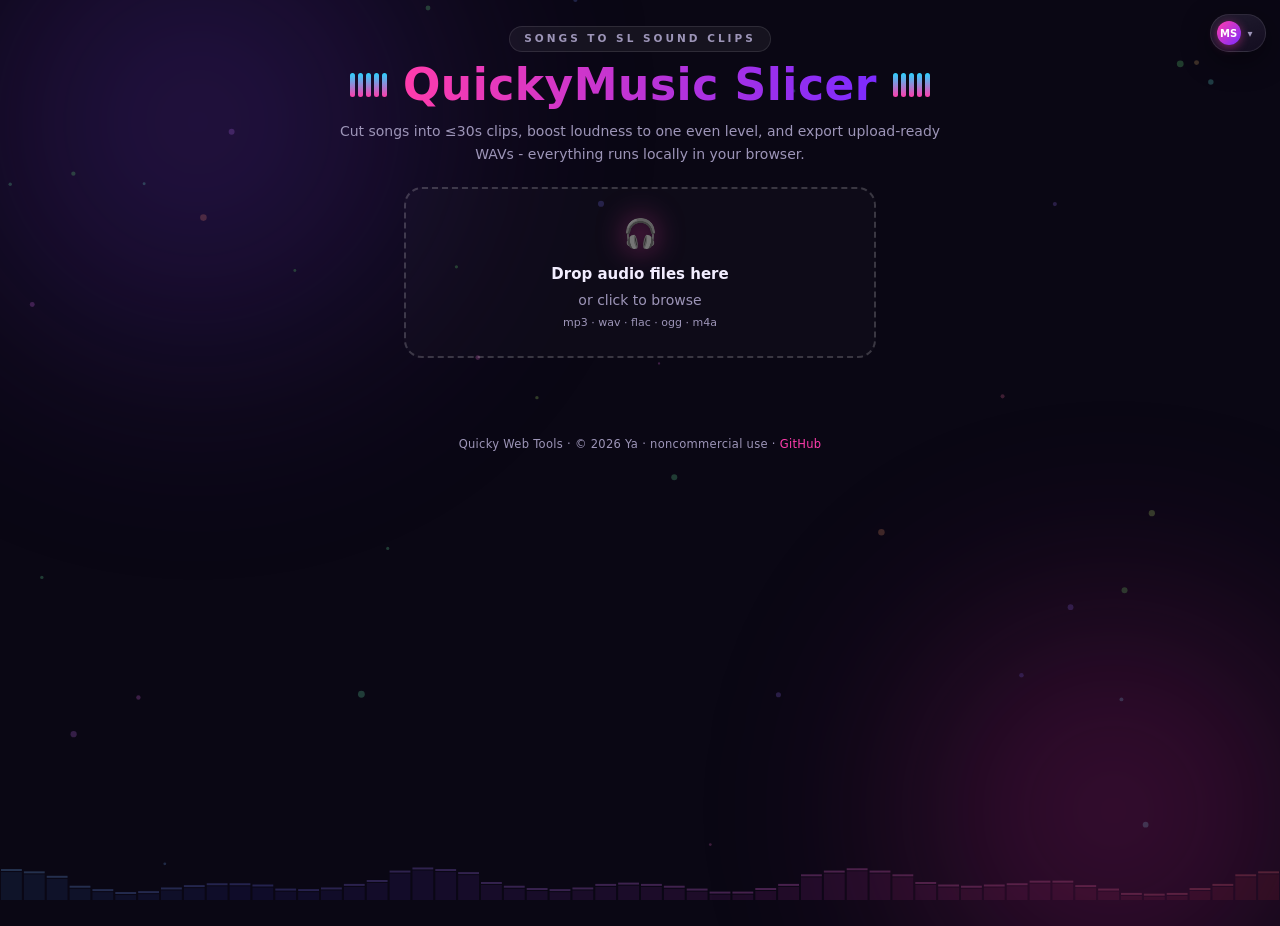
<file: SL Music Slicer/sl_music_slicer.html>
<!DOCTYPE html>
<!--
  ====================================================================
  QuickyMusic Slicer
  Required Notice: Copyright © 2026 Ya.

  Application code in this file (UI, waveform editor, WebAudio
  mastering chain, WAV/ZIP encoders, ID3/Vorbis/MP4 tag readers,
  styles) is licensed under the PolyForm Noncommercial License
  1.0.0. See the LICENSE file at the repo root for terms.
  Terms: https://polyformproject.org/licenses/noncommercial/1.0.0

  This tool bundles no third-party libraries.
  ====================================================================
-->
<html lang="en">
<head>
<meta charset="utf-8">
<meta name="viewport" content="width=device-width,initial-scale=1">
<title>QuickyMusic Slicer</title>
<!-- SHARED-CSS:BEGIN - auto-inlined from _shared/sl-nav.css by _shared/sync_inline.py. Do not hand-edit; edit the source and re-run the script. -->
<style>
/* =====================================================================
   SL Tools :: "Aurora Glass" shared theme + navigation  (v2)
   ---------------------------------------------------------------------
   Design language (adapted from the SL Music Slicer):
     - deep indigo base with two slowly drifting blurred aurora blobs
     - frosted-glass panels (backdrop blur + 1px light edge + 18px radius)
     - animated pink→purple→cyan gradient headlines
     - system font stack - no embedded webfonts, maximum readability

   The selector contract from v1 is preserved verbatim: every class,
   element rule, and CSS custom property keeps its old name so all
   tool-local CSS keeps working. Only the values changed.

   Browser support: Chrome / Edge / Brave / Firefox 103+ / Safari 14+.
   backdrop-filter and background-clip:text carry -webkit- prefixes.
   ===================================================================== */

:root {
  /* legacy names, remapped to the aurora palette */
  --slt-pink:    #ff6ec7;   /* lighter accent tint (gradient tops, hovers) */
  --slt-magenta: #ff3cac;   /* primary accent                              */
  --slt-cyan:    #2bd2ff;   /* secondary accent                            */
  --slt-blue:    #9d95b8;   /* dim / secondary text                        */
  --slt-purple:  #7c2bff;   /* tertiary accent                             */
  --slt-gold:    #ffcf5e;   /* highlight / active                          */
  --slt-bg-1:    #0a0714;
  --slt-bg-2:    #140b26;
  --slt-bg-3:    #1d1038;

  /* new tokens (v2) */
  --slt-txt:   #f2eeff;
  --slt-dim:   #9d95b8;
  --slt-good:  #00e5a0;
  --slt-warn:  #ffb84d;
  --slt-bad:   #ff5470;
  --slt-glass: rgba(255, 255, 255, 0.05);
  --slt-edge:  rgba(255, 255, 255, 0.10);
  --slt-font:  "Segoe UI Variable Text", "Segoe UI", system-ui, -apple-system, "Helvetica Neue", Arial, sans-serif;
  --slt-mono:  Consolas, "SF Mono", "Cascadia Mono", Menlo, monospace;
  --slt-grad:  linear-gradient(90deg, var(--slt-magenta), var(--slt-purple), var(--slt-cyan), var(--slt-magenta));
}

/* ---- Base body + aurora background --------------------------------- */
body.slt-themed {
  margin: 0;
  min-height: 100vh;
  background: var(--slt-bg-1) !important;
  color: var(--slt-txt);
  font: 14px/1.5 var(--slt-font);
  color-scheme: dark;
  overflow-x: hidden;
}
body.slt-themed::before,
body.slt-themed::after {
  content: "";
  position: fixed;
  z-index: 0;
  border-radius: 50%;
  filter: blur(110px);
  opacity: 0.45;
  pointer-events: none;
}
body.slt-themed::before {
  width: 55vw; height: 55vw;
  background: radial-gradient(circle, #5b2ba8, transparent 65%);
  top: -18vw; left: -12vw;
  animation: slt-drift 26s ease-in-out infinite alternate;
}
body.slt-themed::after {
  width: 46vw; height: 46vw;
  background: radial-gradient(circle, #b41f7e, transparent 65%);
  bottom: -16vw; right: -10vw;
  animation: slt-drift 30s -15s ease-in-out infinite alternate-reverse;
}
@keyframes slt-drift {
  to { transform: translate(6vw, 4vh) scale(1.18); }
}
body.slt-themed ::selection { background: rgba(255, 60, 172, 0.4); }

/* Legacy element from the v1 theme - kept as a no-op so old tool HTML
   that still renders <div class="slt-scanlines"> stays harmless. */
.slt-scanlines { display: none !important; }

/* Mouse-follow glow layer (injected by sl-nav.js; decorative only) */
.slt-glow {
  position: fixed; inset: 0;
  z-index: 1;
  pointer-events: none;
  background: radial-gradient(340px circle at var(--slt-mx, -600px) var(--slt-my, -600px),
    rgba(124, 43, 255, 0.14), transparent 65%);
  mix-blend-mode: screen;
}

/* Lift every element above the aurora blobs. */
body.slt-themed > *:not(.slt-scanlines):not(.slt-nav):not(.slt-glow) {
  position: relative;
  z-index: 1;
}


/* ---- Floating navigation pill (top-right) --------------------------
   Two states, persisted in localStorage:
     data-open="false" → only the small glass handle is visible
     data-open="true"  → glass dropdown panel below it            */
.slt-nav {
  position: fixed;
  top: 14px;
  right: 14px;
  z-index: 1000;
  display: flex;
  flex-direction: column;
  align-items: flex-end;
  gap: 8px;
  font-family: var(--slt-font);
  /* The closed panel still takes up its full box, so the container reaches
     far down the right edge. Without this it swallows every click on the
     page underneath it - only the nav's own controls may be clickable. */
  pointer-events: none;
}

.slt-nav-handle {
  pointer-events: auto;
  display: inline-flex;
  align-items: center;
  gap: 7px;
  width: auto;
  margin: 0;
  padding: 6px 12px 6px 6px;
  background: linear-gradient(160deg, rgba(255,255,255,0.08), rgba(255,255,255,0.02)), rgba(17, 10, 34, 0.65);
  border: 1px solid var(--slt-edge);
  border-radius: 999px;
  cursor: pointer;
  color: var(--slt-txt);
  font-family: inherit;
  font-size: 12px;
  font-weight: 600;
  letter-spacing: 0.4px;
  outline: none;
  box-shadow: 0 8px 30px rgba(0, 0, 0, 0.45);
  transition: box-shadow .18s, transform .12s, border-color .18s;
  -webkit-backdrop-filter: blur(14px);
          backdrop-filter: blur(14px);
}
.slt-nav-handle:hover {
  border-color: var(--slt-magenta);
  box-shadow: 0 8px 30px rgba(0, 0, 0, 0.45), 0 0 22px rgba(255, 60, 172, 0.35);
  transform: translateY(1px);
}
.slt-nav-handle:focus-visible {
  outline: 2px solid var(--slt-cyan);
  outline-offset: 2px;
}
.slt-nav[data-open="true"] .slt-nav-handle {
  border-color: transparent;
  background:
    linear-gradient(rgba(24, 14, 46, 0.92), rgba(24, 14, 46, 0.92)) padding-box,
    var(--slt-grad) border-box;
  background-size: auto, 300% 100%;
  animation: slt-hue 9s linear infinite;
}

/* Current-tool badge inside the handle */
.slt-nav-current {
  display: inline-flex;
  align-items: center;
  justify-content: center;
  width: 24px; height: 24px;
  border-radius: 999px;
  background: linear-gradient(135deg, var(--slt-magenta), var(--slt-purple));
  color: #fff;
  font-size: 10px;
  font-weight: 800;
  letter-spacing: 0;
  box-shadow: 0 2px 10px rgba(255, 60, 172, 0.45);
}

.slt-nav-chevron {
  display: inline-block;
  font-size: 10px;
  color: var(--slt-dim);
  transition: transform .25s ease;
}
.slt-nav[data-open="true"] .slt-nav-chevron { transform: rotate(180deg); }

/* Dropdown panel */
.slt-nav-panel {
  width: 290px;
  max-width: calc(100vw - 28px);
  background: linear-gradient(160deg, rgba(255,255,255,0.055), rgba(255,255,255,0.015)), rgba(17, 10, 34, 0.78);
  border: 1px solid var(--slt-edge);
  border-radius: 18px;
  box-shadow: 0 18px 60px rgba(0, 0, 0, 0.55);
  padding: 10px;
  -webkit-backdrop-filter: blur(18px) saturate(1.3);
          backdrop-filter: blur(18px) saturate(1.3);
  position: relative;

  opacity: 0;
  transform: translateY(-6px) scale(0.98);
  transform-origin: top right;
  pointer-events: none;
  transition: opacity .18s ease, transform .22s cubic-bezier(.2, .9, .3, 1.2);
}
.slt-nav-panel::before { content: none; }
.slt-nav[data-open="true"] .slt-nav-panel {
  opacity: 1;
  transform: translateY(0) scale(1);
  pointer-events: auto;
}

/* Panel header (brand + tagline) */
.slt-nav-panel-header {
  padding: 8px 6px 10px;
  margin-bottom: 6px;
  border-bottom: 1px solid var(--slt-edge);
  text-align: center;
}
.slt-nav-handle-brand {
  display: block;
  background: var(--slt-grad);
  background-size: 300% 100%;
  -webkit-background-clip: text;
          background-clip: text;
  -webkit-text-fill-color: transparent;
  color: transparent;
  animation: slt-hue 9s linear infinite;
  font-weight: 800;
  font-size: 15px;
  letter-spacing: 1px;
  text-align: center;
}
.slt-nav-panel-tagline {
  display: block;
  font-size: 10px;
  font-weight: 600;
  letter-spacing: 3px;
  text-transform: uppercase;
  color: var(--slt-dim);
  margin-top: 3px;
}

.slt-nav-list {
  display: flex;
  flex-direction: column;
  gap: 5px;
  list-style: none;
  margin: 0;
  padding: 0;
}

.slt-nav-btn {
  display: flex;
  align-items: center;
  gap: 10px;
  padding: 8px 10px;
  font-family: inherit;
  font-size: 13px;
  font-weight: 600;
  text-decoration: none;
  color: var(--slt-txt);
  background: var(--slt-glass);
  border: 1px solid var(--slt-edge);
  border-radius: 13px;
  cursor: pointer;
  transition: transform .15s, border-color .15s, box-shadow .15s;
}
.slt-nav-btn:hover {
  border-color: rgba(255, 255, 255, 0.28);
  transform: translateX(-3px);
  box-shadow: 0 4px 18px rgba(124, 43, 255, 0.25);
}
.slt-nav-btn:focus-visible {
  outline: 2px solid var(--slt-cyan);
  outline-offset: 2px;
}
.slt-nav-btn.current {
  border: 1px solid transparent;
  background:
    linear-gradient(rgba(32, 18, 62, 0.9), rgba(32, 18, 62, 0.9)) padding-box,
    linear-gradient(90deg, var(--slt-magenta), var(--slt-purple), var(--slt-cyan)) border-box;
  box-shadow: 0 0 20px rgba(124, 43, 255, 0.3);
  cursor: default;
}
.slt-nav-btn.current:hover { transform: none; }

.slt-nav-badge {
  width: 28px; height: 28px;
  display: inline-flex;
  align-items: center;
  justify-content: center;
  border-radius: 9px;
  font-size: 11px;
  font-weight: 800;
  background: rgba(255, 255, 255, 0.07);
  color: var(--slt-dim);
  flex-shrink: 0;
}
.slt-nav-btn.current .slt-nav-badge {
  background: linear-gradient(135deg, var(--slt-magenta), var(--slt-purple));
  color: #fff;
  box-shadow: 0 2px 10px rgba(255, 60, 172, 0.4);
}

.slt-nav-name { line-height: 1.2; flex: 1; min-width: 0; }
.slt-nav-name small {
  display: block;
  font-weight: 500;
  font-size: 10.5px;
  letter-spacing: 0.2px;
  margin-top: 2px;
  color: var(--slt-dim);
}

/* Work-in-progress entries: amber badge + tinted border. */
.slt-nav-btn.wip { border-color: rgba(255, 184, 77, 0.35); }
.slt-nav-btn.wip:hover { border-color: rgba(255, 184, 77, 0.6); }
.slt-nav-wip {
  flex-shrink: 0;
  align-self: center;
  font-size: 9px;
  font-weight: 800;
  letter-spacing: 1px;
  padding: 3px 7px;
  border-radius: 999px;
  color: var(--slt-warn);
  background: rgba(255, 184, 77, 0.12);
  border: 1px solid rgba(255, 184, 77, 0.4);
}

/* Divider row that separates finished tools from WIP entries
   at the bottom of the dropdown list. */
.slt-nav-divider {
  display: flex;
  align-items: center;
  gap: 8px;
  margin: 7px 2px 2px;
  font-size: 8.5px;
  font-weight: 800;
  letter-spacing: 1.5px;
  text-transform: uppercase;
  color: var(--slt-warn);
  opacity: 0.85;
}
.slt-nav-divider::before,
.slt-nav-divider::after {
  content: "";
  flex: 1;
  height: 1px;
  background: rgba(255, 184, 77, 0.3);
}

/* Amber WIP chip variant for tool titlebars (sits next to the
   regular .slt-subtitle tagline chip). */
body.slt-themed .slt-subtitle.slt-wip {
  color: var(--slt-warn) !important;
  border-color: rgba(255, 184, 77, 0.4);
  background: rgba(255, 184, 77, 0.08);
  margin-left: 8px !important;
}

@media (max-width: 540px) {
  .slt-nav { top: 8px; right: 8px; }
  .slt-nav-panel { width: 250px; }
}

/* ---- Smooth cross-page transitions ---------------------------------
   Both directions are CSS animations: a transition cannot override a
   running/held animation on the same property, so the leaving fade
   must also be an animation to beat slt-page-in. */
body.slt-themed { animation: slt-page-in .28s ease-out both; }
@keyframes slt-page-in {
  from { opacity: 0; }
  to   { opacity: 1; }
}
html.slt-leaving body { animation: slt-page-out .18s ease-in forwards; }
@keyframes slt-page-out {
  from { opacity: 1; }
  to   { opacity: 0; }
}


/* =====================================================================
   Aurora UI - applied on every tool that opts in via
   <body class="slt-themed">. !important keeps the cascade on our side
   regardless of tool-local source order or specificity.
   ===================================================================== */

/* ---- Title block ----------------------------------------------------
   Same HTML contract as v1:
     <header class="slt-titlebar">
       <div class="slt-subtitle">Tagline</div>
       <h1 class="slt-title">SL Tool Name</h1>
       <p class="slt-lede">One-line description.</p>
     </header>                                                       */
body.slt-themed .slt-titlebar {
  text-align: center;
  margin: 26px auto 30px;
  max-width: 940px;
  position: relative;
  z-index: 1;
  padding: 0 16px;
}
body.slt-themed .slt-title {
  font-family: var(--slt-font) !important;
  font-weight: 800 !important;
  font-size: clamp(28px, 4.6vw, 44px) !important;
  line-height: 1.15 !important;
  letter-spacing: 0.5px !important;
  margin: 6px 0 0 !important;
  padding: 0 0 6px !important;
  text-align: center !important;
  text-transform: none !important;
  text-wrap: balance;
  background: var(--slt-grad) !important;
  background-size: 300% 100% !important;
  -webkit-background-clip: text !important;
          background-clip: text !important;
  -webkit-text-fill-color: transparent !important;
  color: transparent !important;
  animation: slt-hue 9s linear infinite;
  filter: none !important;
  text-shadow: none !important;
  transform: none !important;
  border: none !important;
}
@keyframes slt-hue {
  to { background-position: 300% 0; }
}
body.slt-themed .slt-subtitle {
  display: inline-block;
  font-family: var(--slt-font) !important;
  font-size: 10.5px !important;
  font-weight: 700 !important;
  text-align: center !important;
  color: var(--slt-dim) !important;
  letter-spacing: 3px !important;
  text-transform: uppercase;
  margin: 0 !important;
  padding: 4px 14px;
  border: 1px solid var(--slt-edge);
  border-radius: 999px;
  background: var(--slt-glass);
  text-shadow: none !important;
}
body.slt-themed .slt-subtitle-edition { display: none !important; }
body.slt-themed .slt-lede {
  text-align: center !important;
  color: var(--slt-dim) !important;
  margin: 12px auto 0 !important;
  max-width: 620px !important;
  font-size: 14px !important;
  line-height: 1.6 !important;
  text-shadow: none !important;
  font-family: var(--slt-font) !important;
}
body.slt-themed .slt-lede code {
  color: var(--slt-gold) !important;
  background: rgba(255, 207, 94, 0.08) !important;
  padding: 1px 6px !important;
  border: 1px solid rgba(255, 207, 94, 0.25) !important;
  border-radius: 6px !important;
  font-family: var(--slt-mono) !important;
  font-size: 0.92em !important;
}

/* ---- Headings ------------------------------------------------------ */
body.slt-themed h1 {
  font-family: var(--slt-font) !important;
  font-weight: 800 !important;
  letter-spacing: 0.4px !important;
  text-transform: none !important;
  background: var(--slt-grad) !important;
  background-size: 300% 100% !important;
  -webkit-background-clip: text !important;
          background-clip: text !important;
  -webkit-text-fill-color: transparent !important;
  color: transparent !important;
  animation: slt-hue 9s linear infinite;
  filter: none !important;
  text-shadow: none !important;
  border: none !important;
}
body.slt-themed h1 small {
  display: block !important;
  font-family: var(--slt-font) !important;
  font-size: 12px !important;
  letter-spacing: 0.5px !important;
  font-weight: 500 !important;
  text-transform: none !important;
  background: none !important;
  -webkit-text-fill-color: var(--slt-dim) !important;
  color: var(--slt-dim) !important;
  filter: none !important;
  text-shadow: none !important;
  margin: 4px 0 0 0 !important;
  animation: none;
}
body.slt-themed h2 {
  font-family: var(--slt-font) !important;
  font-weight: 700 !important;
  letter-spacing: 1.6px !important;
  text-transform: uppercase !important;
  font-size: 12px !important;
  color: var(--slt-cyan) !important;
  text-shadow: none !important;
  border-bottom-color: var(--slt-edge) !important;
}
body.slt-themed h3 {
  font-family: var(--slt-font) !important;
  font-weight: 700 !important;
  letter-spacing: 1.4px !important;
  text-transform: uppercase !important;
  font-size: 11px !important;
  color: var(--slt-gold) !important;
  text-shadow: none !important;
}

/* ---- Panels / cards / canvas wrappers ------------------------------ */
body.slt-themed .panel,
body.slt-themed .preview-area,
body.slt-themed .canvas-wrap,
body.slt-themed details.advanced {
  background: linear-gradient(160deg, rgba(255,255,255,0.055), rgba(255,255,255,0.015)), rgba(17, 10, 34, 0.55) !important;
  border: 1px solid var(--slt-edge) !important;
  border-radius: 18px !important;
  box-shadow: 0 10px 40px rgba(0, 0, 0, 0.35) !important;
  -webkit-backdrop-filter: blur(18px) saturate(1.3);
          backdrop-filter: blur(18px) saturate(1.3);
  position: relative;
}

/* ---- Inputs / selects / textareas ---------------------------------- */
body.slt-themed input[type="text"],
body.slt-themed input[type="number"],
body.slt-themed input[type="search"],
body.slt-themed input[type="email"],
body.slt-themed input[type="tel"],
body.slt-themed input[type="url"],
body.slt-themed input[type="password"],
body.slt-themed select,
body.slt-themed textarea {
  background: rgba(0, 0, 0, 0.35) !important;
  border: 1px solid var(--slt-edge) !important;
  border-radius: 11px !important;
  color: var(--slt-txt) !important;
  font-family: var(--slt-font) !important;
  letter-spacing: 0.2px !important;
  text-shadow: none !important;
  outline: none !important;
  transition: border-color .15s, box-shadow .15s;
}
body.slt-themed input[type="text"]:focus,
body.slt-themed input[type="number"]:focus,
body.slt-themed input[type="search"]:focus,
body.slt-themed select:focus,
body.slt-themed textarea:focus {
  border-color: var(--slt-cyan) !important;
  box-shadow: 0 0 0 3px rgba(43, 210, 255, 0.16) !important;
}
body.slt-themed input::placeholder,
body.slt-themed textarea::placeholder {
  color: rgba(157, 149, 184, 0.65) !important;
}
body.slt-themed select option {
  background: var(--slt-bg-2) !important;
  color: var(--slt-txt) !important;
}
body.slt-themed input[type="color"] {
  background: rgba(0, 0, 0, 0.35) !important;
  border: 1px solid var(--slt-edge) !important;
  border-radius: 9px !important;
}
body.slt-themed input[type="checkbox"],
body.slt-themed input[type="radio"],
body.slt-themed input[type="range"] {
  accent-color: var(--slt-magenta) !important;
}

/* ---- Buttons --------------------------------------------------------
   Plain <button> keeps its v1 role as the tool's PRIMARY action
   (Load / Export / Combine) → pink→purple gradient pill with a sheen
   sweep. Subtle variants: .secondary/.btn-secondary/.small and the
   toggle-pad classes below. */
body.slt-themed button:not(.layout-btn):not(.deco-btn):not(.mode-btn):not(.preset-btn):not(.navbtn):not(.thumb-x):not(.aspect-sel):not(.apply-all):not(.clear-bar):not(.warn):not(.slt-nav-handle):not(.slt-nav-btn):not(.marquee-btn):not(.clear) {
  font-family: var(--slt-font) !important;
  font-weight: 700 !important;
  letter-spacing: 0.3px !important;
  text-transform: none !important;
  color: #fff !important;
  background: linear-gradient(135deg, var(--slt-magenta), var(--slt-purple)) !important;
  border: 1px solid transparent !important;
  border-radius: 12px !important;
  text-shadow: none !important;
  box-shadow: 0 4px 20px rgba(255, 60, 172, 0.35) !important;
  cursor: pointer;
  position: relative;
  overflow: hidden;
  transition: transform .15s, box-shadow .15s, filter .15s !important;
}
body.slt-themed button:not(:disabled):not(.thumb-x):hover {
  transform: translateY(-1px) !important;
  filter: brightness(1.08);
  box-shadow: 0 6px 28px rgba(255, 60, 172, 0.5) !important;
}
body.slt-themed button:not(:disabled):not(.thumb-x):active {
  transform: translateY(0) scale(0.98) !important;
}
body.slt-themed button:disabled {
  opacity: 0.35 !important;
  cursor: default !important;
  filter: none !important;
  transform: none !important;
  box-shadow: none !important;
}
body.slt-themed button:focus-visible {
  outline: 2px solid var(--slt-cyan) !important;
  outline-offset: 2px !important;
}
body.slt-themed button.secondary,
body.slt-themed button.btn-secondary {
  background: var(--slt-glass) !important;
  color: var(--slt-txt) !important;
  border: 1px solid rgba(255, 255, 255, 0.14) !important;
  text-shadow: none !important;
  box-shadow: none !important;
}
body.slt-themed button.secondary:hover:not(:disabled),
body.slt-themed button.btn-secondary:hover:not(:disabled) {
  border-color: var(--slt-purple) !important;
  box-shadow: 0 4px 18px rgba(124, 43, 255, 0.28) !important;
}
body.slt-themed button.small {
  font-size: 12px !important;
  font-weight: 600 !important;
  letter-spacing: 0.2px !important;
  padding: 6px 12px !important;
  border-radius: 9px !important;
}

/* ---- Toggle/option pad buttons (div- or button-based grids) -------- */
body.slt-themed .layout-btn,
body.slt-themed .deco-btn,
body.slt-themed .mode-btn,
body.slt-themed .preset-btn,
body.slt-themed .navbtn {
  background: var(--slt-glass) !important;
  border: 1px solid var(--slt-edge) !important;
  color: var(--slt-dim) !important;
  border-radius: 12px !important;
  font-family: var(--slt-font) !important;
  font-weight: 600 !important;
  text-shadow: none !important;
  transition: transform .15s, border-color .15s, box-shadow .15s, color .15s !important;
  box-shadow: none !important;
}
body.slt-themed .layout-btn:hover,
body.slt-themed .deco-btn:hover,
body.slt-themed .mode-btn:hover,
body.slt-themed .preset-btn:hover,
body.slt-themed .navbtn:hover:not(:disabled) {
  border-color: rgba(255, 255, 255, 0.28) !important;
  color: var(--slt-txt) !important;
  background: rgba(255, 255, 255, 0.07) !important;
  box-shadow: 0 4px 18px rgba(124, 43, 255, 0.22) !important;
  transform: translateY(-1px) !important;
}
body.slt-themed .layout-btn.active,
body.slt-themed .deco-btn.active,
body.slt-themed .mode-btn.active,
body.slt-themed .preset-btn.active {
  border: 1px solid transparent !important;
  background:
    linear-gradient(rgba(32, 18, 62, 0.92), rgba(32, 18, 62, 0.92)) padding-box,
    linear-gradient(90deg, var(--slt-magenta), var(--slt-cyan)) border-box !important;
  color: var(--slt-txt) !important;
  text-shadow: none !important;
  box-shadow: 0 0 16px rgba(124, 43, 255, 0.35) !important;
}
body.slt-themed .layout-btn.active .layout-icon { color: var(--slt-gold) !important; }
body.slt-themed .navbtn .arrow {
  color: var(--slt-magenta) !important;
  text-shadow: none !important;
}
body.slt-themed .navbtn:disabled { opacity: 0.3 !important; }

/* ---- Apply-all + aspect-sel pills ----------------------------------- */
body.slt-themed .apply-all {
  background: linear-gradient(135deg, var(--slt-magenta), var(--slt-purple)) !important;
  color: #fff !important;
  border: 1px solid transparent !important;
  border-radius: 999px !important;
  font-family: var(--slt-font) !important;
  font-size: 11px !important;
  font-weight: 700 !important;
  letter-spacing: 0.3px !important;
  text-shadow: none !important;
  box-shadow: 0 2px 10px rgba(255, 60, 172, 0.35) !important;
}
body.slt-themed .apply-all:hover:not(:disabled) {
  filter: brightness(1.08);
  box-shadow: 0 4px 16px rgba(255, 60, 172, 0.5) !important;
}
body.slt-themed .aspect-sel {
  background: rgba(0, 0, 0, 0.35) !important;
  color: var(--slt-txt) !important;
  border: 1px solid var(--slt-edge) !important;
  border-radius: 999px !important;
  font-family: var(--slt-font) !important;
  font-weight: 600 !important;
}

/* ---- Big banner clear button ---------------------------------------- */
body.slt-themed .clear-bar {
  background: rgba(17, 10, 34, 0.55) !important;
  color: var(--slt-dim) !important;
  border: 1px solid var(--slt-edge) !important;
  border-top: none !important;
  border-radius: 0 0 18px 18px !important;
  text-shadow: none !important;
  font-family: var(--slt-font) !important;
  letter-spacing: 0.6px !important;
  text-transform: none !important;
  box-shadow: none !important;
  transition: background .18s, color .18s, box-shadow .18s !important;
}
body.slt-themed .clear-bar:hover {
  background: rgba(255, 84, 112, 0.14) !important;
  color: var(--slt-bad) !important;
  text-shadow: none !important;
  box-shadow: inset 0 0 30px rgba(255, 84, 112, 0.12) !important;
}
body.slt-themed .clear-bar.confirm {
  background: linear-gradient(135deg, var(--slt-bad), #c2185b) !important;
  color: #fff !important;
  border-color: transparent !important;
}

/* ---- Thumbnail close button (small X) ------------------------------- */
body.slt-themed .thumb-x {
  background: var(--slt-bad) !important;
  color: #fff !important;
  border: 2px solid var(--slt-bg-1) !important;
  text-shadow: none !important;
  box-shadow: 0 2px 8px rgba(255, 84, 112, 0.5) !important;
}

/* ---- Info rows (key/value display) ---------------------------------- */
body.slt-themed .info-row {
  border-bottom: 1px solid var(--slt-edge) !important;
  font-family: var(--slt-font) !important;
  color: var(--slt-txt) !important;
}
body.slt-themed .info-row span:first-child {
  color: var(--slt-dim) !important;
  font-family: var(--slt-font) !important;
  font-size: 12px !important;
  letter-spacing: 0.3px !important;
  text-transform: none !important;
  font-weight: 500 !important;
}
body.slt-themed .info-row span:last-child {
  color: var(--slt-txt) !important;
  font-weight: 600 !important;
  font-variant-numeric: tabular-nums;
  text-shadow: none !important;
}

/* ---- Stats grid ------------------------------------------------------ */
body.slt-themed .stat {
  background: rgba(0, 0, 0, 0.32) !important;
  border: 1px solid var(--slt-edge) !important;
  border-radius: 13px !important;
}
body.slt-themed .stat .label {
  color: var(--slt-dim) !important;
  font-family: var(--slt-font) !important;
  font-size: 10px !important;
  letter-spacing: 1px !important;
  text-transform: uppercase !important;
  font-weight: 600 !important;
}
body.slt-themed .stat .value {
  color: var(--slt-txt) !important;
  text-shadow: none !important;
  font-family: var(--slt-font) !important;
  font-weight: 800 !important;
  font-variant-numeric: tabular-nums;
}
body.slt-themed .stat.warn .value { color: var(--slt-bad) !important; text-shadow: none !important; }
body.slt-themed .stat.good .value { color: var(--slt-good) !important; text-shadow: none !important; }

/* ---- Status banner --------------------------------------------------- */
body.slt-themed #status,
body.slt-themed .status {
  font-family: var(--slt-font) !important;
  font-size: 13px !important;
  letter-spacing: 0.2px !important;
  background: rgba(0, 0, 0, 0.32) !important;
  border: 1px solid var(--slt-edge) !important;
  border-radius: 11px !important;
  color: var(--slt-dim) !important;
}
body.slt-themed #status.ok,
body.slt-themed .status.ok {
  color: var(--slt-good) !important;
  background: rgba(0, 229, 160, 0.08) !important;
  border-color: rgba(0, 229, 160, 0.35) !important;
  text-shadow: none !important;
}
body.slt-themed #status.error,
body.slt-themed .status.error,
body.slt-themed #status.err,
body.slt-themed .status.err {
  color: var(--slt-bad) !important;
  background: rgba(255, 84, 112, 0.08) !important;
  border-color: rgba(255, 84, 112, 0.4) !important;
  text-shadow: none !important;
}

/* ---- Help / detail blocks -------------------------------------------- */
body.slt-themed details:not(.advanced) {
  border: 1px solid var(--slt-edge) !important;
  border-radius: 14px !important;
  background: var(--slt-glass) !important;
  padding: 10px 14px !important;
}
body.slt-themed details > summary {
  cursor: pointer !important;
  font-family: var(--slt-font) !important;
  font-weight: 700 !important;
  letter-spacing: 0.4px !important;
  text-transform: none !important;
  color: var(--slt-cyan) !important;
  text-shadow: none !important;
  font-size: 12.5px !important;
}
body.slt-themed details.advanced > summary {
  color: var(--slt-magenta) !important;
  text-shadow: none !important;
}
body.slt-themed .help,
body.slt-themed details p,
body.slt-themed details .help {
  color: var(--slt-dim) !important;
  font-family: var(--slt-font) !important;
  font-size: 12.5px !important;
  line-height: 1.6 !important;
}
body.slt-themed details code,
body.slt-themed .help code {
  color: var(--slt-gold) !important;
  background: rgba(255, 207, 94, 0.08) !important;
  border: 1px solid rgba(255, 207, 94, 0.22) !important;
  padding: 1px 5px !important;
  border-radius: 6px !important;
  font-family: var(--slt-mono) !important;
  font-size: 0.92em !important;
}

/* ---- Filename / monospace label -------------------------------------- */
body.slt-themed .filename {
  background: rgba(0, 0, 0, 0.35) !important;
  border: 1px dashed var(--slt-edge) !important;
  color: var(--slt-cyan) !important;
  border-radius: 11px !important;
  font-family: var(--slt-mono) !important;
  font-size: 12px !important;
  text-shadow: none !important;
}

/* ---- Drop zone (label.drop) ------------------------------------------ */
body.slt-themed .drop {
  border: 2px dashed rgba(255, 255, 255, 0.18) !important;
  border-radius: 18px !important;
  background: rgba(255, 255, 255, 0.02) !important;
  color: var(--slt-dim) !important;
  font-family: var(--slt-font) !important;
  text-shadow: none !important;
  transition: border-color .2s, background .2s, box-shadow .2s, transform .2s !important;
}
body.slt-themed .drop:hover,
body.slt-themed .drop.hover,
body.slt-themed .drop.drag,
body.slt-themed .drop.over {
  border-color: var(--slt-magenta) !important;
  color: var(--slt-txt) !important;
  background: rgba(255, 60, 172, 0.07) !important;
  box-shadow: inset 0 0 34px rgba(255, 60, 172, 0.12) !important;
}
body.slt-themed .drop strong,
body.slt-themed .drop b {
  font-family: var(--slt-font) !important;
  font-weight: 700 !important;
  letter-spacing: 0.2px !important;
  color: var(--slt-txt) !important;
  text-shadow: none !important;
  text-transform: none !important;
}
body.slt-themed .drop small { color: var(--slt-dim) !important; }

/* ---- Thumbnails strip ------------------------------------------------- */
/* Cap the full-bleed workspace (Anim Priority + Sprite Sheet) so those
   two tools sit centered at the same width as the rest of the family. */
body.slt-themed #workspace {
  max-width: 1200px;
  margin-left: auto;
  margin-right: auto;
}
body.slt-themed .thumbs {
  background: rgba(17, 10, 34, 0.55) !important;
  border: 1px solid var(--slt-edge) !important;
  border-bottom: none !important;
  border-radius: 18px 18px 0 0 !important;
  box-shadow: none !important;
}
/* Before any files are loaded the strip is empty - without content it
   renders as a stray glass bar above the footer, so hide it. */
body.slt-themed .thumbs:empty { display: none !important; }
body.slt-themed .thumb {
  background: var(--slt-glass) !important;
  border: 1px solid transparent !important;
  border-radius: 13px !important;
  transition: transform .15s, border-color .15s, box-shadow .15s !important;
}
body.slt-themed .thumb:hover {
  border-color: rgba(255, 255, 255, 0.28) !important;
  box-shadow: 0 4px 18px rgba(124, 43, 255, 0.22) !important;
}
body.slt-themed .thumb.active {
  border: 1px solid transparent !important;
  background:
    linear-gradient(rgba(32, 18, 62, 0.9), rgba(32, 18, 62, 0.9)) padding-box,
    linear-gradient(90deg, var(--slt-magenta), var(--slt-purple), var(--slt-cyan)) border-box !important;
  box-shadow: 0 0 20px rgba(124, 43, 255, 0.3) !important;
}
body.slt-themed .thumb-icon {
  background: rgba(0, 0, 0, 0.3) !important;
  color: var(--slt-dim) !important;
  border-radius: 9px !important;
}
body.slt-themed .thumb-icon .pri-badge {
  background: linear-gradient(135deg, var(--slt-magenta), var(--slt-purple)) !important;
  color: #fff !important;
  font-family: var(--slt-font) !important;
  font-weight: 800 !important;
  border-radius: 999px !important;
  box-shadow: 0 2px 8px rgba(255, 60, 172, 0.4) !important;
}
body.slt-themed .thumb-icon.changed .pri-badge {
  background: var(--slt-good) !important;
  color: #03121a !important;
  box-shadow: 0 2px 8px rgba(0, 229, 160, 0.45) !important;
}
body.slt-themed .thumb-label {
  color: var(--slt-dim) !important;
  font-family: var(--slt-font) !important;
  font-weight: 600 !important;
}
body.slt-themed .thumb.marked {
  outline: 2px solid var(--slt-bad) !important;
  outline-offset: 2px !important;
}

/* ---- Per-button list rows ---------------------------------------------- */
body.slt-themed .btn-row {
  background: var(--slt-glass) !important;
  border: 1px solid var(--slt-edge) !important;
  border-radius: 11px !important;
}
body.slt-themed .btn-row .idx {
  color: var(--slt-dim) !important;
  font-family: var(--slt-mono) !important;
  font-weight: 600 !important;
}

/* ---- Toggle row -------------------------------------------------------- */
body.slt-themed .toggle-row {
  background: var(--slt-glass) !important;
  border: 1px solid var(--slt-edge) !important;
  border-radius: 11px !important;
  color: var(--slt-txt) !important;
}

/* ---- Placeholder / viewer empty state ----------------------------------- */
body.slt-themed .ph {
  background: rgba(10, 7, 20, 0.85) !important;
  border-radius: 0 !important;
}
body.slt-themed .ph-icon { filter: drop-shadow(0 0 18px rgba(255, 60, 172, 0.55)) !important; }
body.slt-themed .ph-heart { filter: drop-shadow(0 0 22px rgba(255, 60, 172, 0.6)) !important; }
body.slt-themed .ph-title {
  color: var(--slt-txt) !important;
  font-family: var(--slt-font) !important;
  font-weight: 800 !important;
  text-shadow: none !important;
}
body.slt-themed .ph-sub {
  color: var(--slt-dim) !important;
  font-family: var(--slt-font) !important;
}

/* ---- Playback controls --------------------------------------------------- */
body.slt-themed .playback {
  background: rgba(0, 0, 0, 0.32) !important;
  border: 1px solid var(--slt-edge) !important;
  border-radius: 13px !important;
}
body.slt-themed .playback button {
  font-size: 12px !important;
  letter-spacing: 0.2px !important;
  padding: 5px 13px !important;
  border-radius: 999px !important;
}
body.slt-themed .playback .timebar {
  background: rgba(0, 0, 0, 0.42) !important;
  border: none !important;
  border-radius: 999px !important;
}
body.slt-themed .playback .timebar .fill {
  background: linear-gradient(90deg, var(--slt-magenta), var(--slt-purple), var(--slt-cyan)) !important;
  box-shadow: none !important;
  border-radius: 999px !important;
}
body.slt-themed .playback .timetext {
  color: var(--slt-dim) !important;
  font-family: var(--slt-mono) !important;
  font-variant-numeric: tabular-nums;
}

/* ---- Credit footer --------------------------------------------------------- */
body.slt-themed .credit {
  color: var(--slt-dim) !important;
  font-family: var(--slt-font) !important;
  letter-spacing: 0.3px !important;
  opacity: 0.85;
}
body.slt-themed .credit b,
body.slt-themed .credit a {
  color: var(--slt-pink) !important;
  text-shadow: none !important;
  text-decoration: none;
}
body.slt-themed .credit a:hover { text-decoration: underline; }

/* ---- Unified tool footer ----------------------------------------------------
   Every tool renders the same one-line footer:
     <footer class="slt-footer">Quicky Web Tools · © 2026 Ya ·
       noncommercial use · <a href=...>GitHub</a></footer>          */
body.slt-themed .slt-footer {
  position: relative;
  z-index: 1;
  text-align: center;
  margin: 38px auto 14px;
  font-size: 11.5px;
  letter-spacing: 0.3px;
  color: var(--slt-dim);
  font-family: var(--slt-font);
}
body.slt-themed .slt-footer a {
  color: var(--slt-pink);
  text-decoration: none;
}
body.slt-themed .slt-footer a:hover { text-decoration: underline; }

/* ---- Scrollbars (WebKit + Firefox) ------------------------------------------ */
body.slt-themed ::-webkit-scrollbar { width: 10px; height: 10px; }
body.slt-themed ::-webkit-scrollbar-track { background: transparent; }
body.slt-themed ::-webkit-scrollbar-thumb {
  background: linear-gradient(180deg, var(--slt-purple), var(--slt-magenta));
  border-radius: 6px;
  border: 2px solid var(--slt-bg-1);
}
body.slt-themed ::-webkit-scrollbar-thumb:hover {
  background: linear-gradient(180deg, var(--slt-magenta), var(--slt-pink));
}
body.slt-themed {
  scrollbar-width: thin;
  scrollbar-color: var(--slt-purple) transparent;
}

/* ---- Generic body text defaults ----------------------------------------------- */
body.slt-themed { color: var(--slt-txt); }
body.slt-themed label { color: var(--slt-txt); }
body.slt-themed .hint { color: var(--slt-dim) !important; opacity: 1 !important; }


/* =====================================================================
   Layout consolidations
   ---------------------------------------------------------------------
   Structure-only rules shared by two or more tools (spacing, flex/grid
   skeletons). Unchanged from v1 except font-family tokens.
   ===================================================================== */

/* ---- Universal resets / form a11y ---- */
body.slt-themed * {
  box-sizing: border-box;
  -webkit-tap-highlight-color: transparent;
}
body.slt-themed input,
body.slt-themed select,
body.slt-themed button { outline: none; }
body.slt-themed input:focus-visible,
body.slt-themed select:focus-visible {
  outline: 2px solid var(--slt-cyan);
  outline-offset: 1px;
}
body.slt-themed input:-webkit-autofill,
body.slt-themed input:-webkit-autofill:hover,
body.slt-themed input:-webkit-autofill:focus,
body.slt-themed input:-webkit-autofill:active {
  -webkit-box-shadow: 0 0 0 1000px rgba(10, 7, 20, 0.9) inset !important;
  -webkit-text-fill-color: var(--slt-txt) !important;
  caret-color: var(--slt-txt);
  transition: background-color 9999s ease-out;
}

/* ---- Workspace layout (Anim Priority + Sprite Sheet) ---- */
body.slt-themed .canvas-wrap {
  padding: 12px;
  display: flex;
  flex-direction: column;
  justify-content: center;
}
body.slt-themed .canvas-stack {
  position: relative;
  display: flex;
}
body.slt-themed .ph {
  position: absolute; inset: 0;
  display: flex; flex-direction: column;
  align-items: center; justify-content: center;
  gap: 14px;
  pointer-events: none;
}
body.slt-themed .ph-icon,
body.slt-themed .ph-heart {
  font-size: 56px;
  line-height: 1;
}
body.slt-themed .ph-title { font-size: 20px; letter-spacing: 0.2px; }
body.slt-themed .ph-sub { font-size: 14px; }

body.slt-themed .canvas-nav {
  display: flex;
  align-items: center;
  gap: 14px;
  justify-content: center;
}
body.slt-themed .navbtn {
  width: 90px;
  padding: 18px 8px;
  cursor: pointer;
  margin: 0;
  display: flex;
  flex-direction: column;
  align-items: center;
  gap: 6px;
  font-size: 12px;
  font-weight: 700;
}
body.slt-themed .navbtn .arrow { font-size: 30px; line-height: 1; }

body.slt-themed .panel { width: 320px; padding: 16px; }
body.slt-themed .panel h3 { margin: 0 0 8px; font-size: 11px; }
body.slt-themed .info-row {
  display: flex;
  justify-content: space-between;
  padding: 6px 0;
  font-size: 13px;
}
body.slt-themed .info-row:last-child { border-bottom: none !important; }

body.slt-themed .filename {
  padding: 10px 12px;
  word-break: break-all;
  margin-top: 10px;
}

body.slt-themed .thumbs {
  display: flex;
  gap: 18px;
  margin-top: 14px;
  flex-wrap: wrap;
  padding: 18px;
  user-select: none;
  -webkit-user-select: none;
}
body.slt-themed .thumbs,
body.slt-themed .thumbs * { cursor: crosshair; }
body.slt-themed .thumbs .thumb-x { cursor: pointer; }
body.slt-themed .thumb {
  position: relative;
  padding: 4px;
  user-select: none;
  -webkit-user-select: none;
}
body.slt-themed .thumb-label {
  font-size: 10px;
  text-align: center;
  max-width: 76px;
  white-space: nowrap;
  overflow: hidden;
  text-overflow: ellipsis;
  margin-top: 4px;
  font-weight: 600;
}
body.slt-themed .thumb-x {
  position: absolute;
  top: 0; right: 0;
  transform: translate(50%, -50%) !important;
  width: 22px; height: 22px;
  border-radius: 50%;
  cursor: pointer;
  font-size: 13px;
  line-height: 1;
  padding: 0;
  margin: 0;
  display: flex;
  align-items: center;
  justify-content: center;
  font-weight: bold;
  z-index: 5;
}

body.slt-themed .clear-bar {
  width: 100%;
  display: block;
  margin: 0;
  padding: 16px 24px;
  cursor: pointer;
  text-align: center;
  font-size: 15px;
  font-weight: 700;
}
@keyframes slt-pulse-clear {
  0%, 100% { transform: scale(1); }
  50%      { transform: scale(1.005); }
}
body.slt-themed .clear-bar.confirm {
  animation: slt-pulse-clear 1s ease-in-out infinite;
  letter-spacing: 0.8px;
}

body.slt-themed .marquee {
  position: fixed;
  pointer-events: none;
  z-index: 1000;
  border: 1.5px solid var(--slt-cyan);
  background: rgba(43, 210, 255, 0.12);
  box-shadow: 0 0 0 0.5px var(--slt-magenta);
  border-radius: 4px;
}

body.slt-themed .aspect-sel {
  padding: 4px 12px;
  font-size: 12px;
  cursor: pointer;
}
body.slt-themed .apply-all {
  padding: 4px 14px;
  font-size: 11px;
  cursor: pointer;
  margin: 0;
  width: auto;
  transition: transform .12s, box-shadow .12s, filter .12s;
}
body.slt-themed .apply-all:hover:not(:disabled) {
  transform: translateY(-1px);
}
body.slt-themed .apply-all.flash {
  animation: slt-apply-flash .6s ease;
}
@keyframes slt-apply-flash {
  50% { box-shadow: 0 0 18px var(--slt-magenta); }
}

body.slt-themed select.aspect-sel {
  appearance: none;
  background-image: url("data:image/svg+xml;utf8,<svg xmlns='http://www.w3.org/2000/svg' width='10' height='6' viewBox='0 0 10 6' fill='none'><path d='M1 1l4 4 4-4' stroke='%239d95b8' stroke-width='2' stroke-linecap='round' stroke-linejoin='round'/></svg>");
  background-repeat: no-repeat;
  background-position: right 10px center;
  padding-right: 26px;
}

/* ⓘ tooltip on hover */
body.slt-themed .warn {
  display: inline-block;
  margin-left: 6px;
  cursor: help;
  font-size: 15px;
  position: relative;
  font-family: "Segoe UI Emoji", "Apple Color Emoji", "Noto Color Emoji", sans-serif;
}
body.slt-themed .warn:hover::before {
  content: attr(data-tip);
  position: absolute;
  bottom: 100%;
  right: 0;
  margin-bottom: 8px;
  background: rgba(24, 14, 46, 0.97);
  color: var(--slt-txt);
  padding: 12px 16px;
  border-radius: 13px;
  border: 1px solid var(--slt-edge);
  white-space: pre-line;
  width: 270px;
  font-size: 11.5px;
  line-height: 1.55;
  font-family: var(--slt-font);
  z-index: 100;
  pointer-events: none;
  box-shadow: 0 12px 40px rgba(0, 0, 0, 0.5);
}
body.slt-themed .warn:hover::after {
  content: '';
  position: absolute;
  bottom: 100%;
  right: 4px;
  margin-bottom: 1px;
  border: 7px solid transparent;
  border-top-color: var(--slt-edge);
  z-index: 100;
}

body.slt-themed .credit {
  text-align: center;
  margin-top: 28px;
  padding: 12px 20px;
  font-size: 12px;
}

body.slt-themed .hint {
  font-size: 12px;
  margin-top: 8px;
  line-height: 1.5;
}

/* ---- Form layout (3D Text) ---- */
body.slt-themed .container {
  max-width: 1200px;
  margin: 0 auto;
  display: grid;
  grid-template-columns: 400px 1fr;
  gap: 18px;
}
body.slt-themed .container > h1 {
  grid-column: 1 / -1;
  margin-bottom: 10px;
  font-size: 26px;
}
body.slt-themed .container > h1 small { font-size: 13px; }

body.slt-themed .panel .row {
  display: flex;
  align-items: center;
  gap: 8px;
  margin-bottom: 10px;
}
body.slt-themed .panel .row label { flex: 1; font-size: 13px; }
body.slt-themed .panel .row input[type="number"],
body.slt-themed .panel .row input[type="text"],
body.slt-themed .panel .row select {
  padding: 7px 10px;
  font-size: 13px;
}
body.slt-themed .panel .row input[type="color"] {
  width: 36px;
  height: 28px;
  cursor: pointer;
  padding: 0;
}

body.slt-themed .preview-area {
  padding: 16px;
  display: flex;
  flex-direction: column;
  gap: 12px;
}

body.slt-themed .stats {
  display: grid;
  gap: 8px;
  font-size: 13px;
}
body.slt-themed .stat { padding: 8px; text-align: center; }
body.slt-themed .stat .label { font-size: 10px; }
body.slt-themed .stat .value { font-size: 17px; font-weight: 800; }

body.slt-themed details { margin-top: 12px; }
body.slt-themed summary {
  cursor: pointer;
  font-size: 12.5px;
  padding: 4px 0;
}
body.slt-themed details p {
  font-size: 12px;
  line-height: 1.6;
  padding: 6px 0;
}

body.slt-themed .deco-btn,
body.slt-themed .preset-btn,
body.slt-themed .layout-btn,
body.slt-themed .mode-btn {
  cursor: pointer;
  text-align: center;
  transition: all .15s;
  margin: 0;
  width: auto;
  display: flex;
  flex-direction: column;
  align-items: center;
  justify-content: center;
}


/* =====================================================================
   Motion. The blanket prefers-reduced-motion switch that used to sit here
   was removed on the author's request: it silenced every animation in
   every tool, including ones that carry information rather than decoration
   (a progress fill, for one), and there was no way to keep those alive.
   The motion here is slow and small by design, so nothing races.
   ===================================================================== */

</style>
<!-- SHARED-CSS:END -->
<script>window.SLT_CURRENT = 'music-slicer';</script>
<style>
:root{
  --bg:#0a0714;--txt:#f2eeff;--dim:#9d95b8;
  --acc1:#ff3cac;--acc2:#7c2bff;--acc3:#2bd2ff;
  --good:#00e5a0;--warn:#ffb84d;--bad:#ff5470;
  --glass:rgba(255,255,255,.05);--edge:rgba(255,255,255,.1);
  --wave:#ff3cac;--wave2:#2bd2ff;--wave3:#7c2bff;--wavedim:#372b5e;
  --wv-bg:#0b0716;--wv-ruler:#6f6690;--wv-slice:rgba(255,207,94,.55);--wv-slicetxt:#ffcf5e;
  --wv-start:#00e5a0;--wv-end:#ff5470;--wv-play:#ffffff;
}
*{box-sizing:border-box;margin:0;padding:0}
/* overflow-x:clip, NOT hidden: hidden turns body into a scroll container and
   silently kills every position:sticky on the page; clip only cuts overflow. */
body{background:var(--bg);color:var(--txt);font:14px/1.5 "Segoe UI Variable Text","Segoe UI",system-ui,sans-serif;min-height:100vh;overflow-x:clip}
body::before,body::after{content:"";position:fixed;z-index:-1;border-radius:50%;filter:blur(110px);opacity:.45;pointer-events:none}
body::before{width:55vw;height:55vw;background:radial-gradient(circle,#5b2ba8,transparent 65%);top:-18vw;left:-12vw;animation:drift 26s ease-in-out infinite alternate}
body::after{width:46vw;height:46vw;background:radial-gradient(circle,#b41f7e,transparent 65%);bottom:-16vw;right:-10vw;animation:drift 30s -15s ease-in-out infinite alternate-reverse}
@keyframes drift{to{transform:translate(6vw,4vh) scale(1.18)}}
::selection{background:rgba(255,60,172,.4)}
/* Centered titlebar - mirrors the .slt-titlebar pattern used by the
   other tools (tagline chip, gradient h1, lede). */
header{text-align:center;margin:26px auto 4px;max-width:940px;padding:0 16px}
header .tagline{display:inline-block;font-size:10.5px;font-weight:700;letter-spacing:3px;text-transform:uppercase;color:var(--dim);padding:4px 14px;border:1px solid var(--edge);border-radius:999px;background:var(--glass)}
header .title-row{display:flex;align-items:center;justify-content:center;gap:16px;margin-top:8px}
header .lede{color:var(--dim);max-width:620px;margin:10px auto 0;font-size:14px;line-height:1.6}
.eq{display:flex;gap:3px;align-items:flex-end;height:24px}
.eq i{width:5px;height:100%;border-radius:3px;background:linear-gradient(180deg,var(--acc3),var(--acc1));transform-origin:bottom;animation:eq 1.1s ease-in-out infinite}
.eq i:nth-child(1){animation-delay:-.2s}.eq i:nth-child(2){animation-delay:-.6s}.eq i:nth-child(3){animation-delay:-.9s}.eq i:nth-child(4){animation-delay:-.4s}.eq i:nth-child(5){animation-delay:-.7s}
/* The landing page shows five bars; the console stretches the strip across
   the whole title bar, so the top band is used instead of sitting empty. */
.eq i:nth-child(n+6){display:none}
.eq i:nth-child(3n){animation-delay:-.25s}.eq i:nth-child(3n+1){animation-delay:-.62s}.eq i:nth-child(3n+2){animation-delay:-.95s}
.eq i:nth-child(5n){animation-delay:-.45s}.eq i:nth-child(7n){animation-delay:-.78s}.eq i:nth-child(11n){animation-delay:-.15s}
@keyframes eq{0%,100%{transform:scaleY(.3)}50%{transform:scaleY(1)}}
header h1{font-size:clamp(28px,4.6vw,44px);line-height:1.15;font-weight:800;letter-spacing:.5px;background:linear-gradient(90deg,var(--acc1),var(--acc2),var(--acc3),var(--acc1));background-size:300% 100%;-webkit-background-clip:text;background-clip:text;-webkit-text-fill-color:transparent;color:transparent;animation:hue 9s linear infinite}
/* Once songs are loaded the tool becomes a console: the landing header
   collapses to a slim title bar and the workspace takes the screen. */
body.work header{margin:10px auto 0}
body.work header .tagline,body.work header .lede{display:none}
/* The logo leaves the layout and floats across the empty middle of the
   toolbar and the table head, so it can be big without pushing anything
   around. It never takes a click - that would block the rows underneath. */
body.work header{
  position:absolute;top:0;left:0;right:0;margin:0;padding:0 0 4px;max-width:none;
  display:flex;align-items:center;justify-content:center;overflow:hidden;
  pointer-events:none;z-index:6;box-sizing:border-box;
}
body.work header h1{font-size:clamp(20px,2.9vw,44px);line-height:1.08;white-space:nowrap}
body.work header .title-row{margin-top:0;gap:16px}
body.work .eq{height:26px}
/* Work mode is a fixed app screen: toolbar, table, editor dock and action
   bar share exactly one viewport. Only the table scrolls. */
@media(min-width:981px){
body.work{height:100vh;overflow:hidden;display:flex;flex-direction:column;position:relative}
body.work main{flex:1 1 auto;min-height:0;width:100%;max-width:1700px;padding:6px 20px 0;display:flex;flex-direction:column;gap:10px;overflow:hidden}
body.work .tableWrap{flex:1 1 auto;min-height:90px}
body.work #waveWrap{flex:1 1 auto;min-height:0}
body.work #wave{height:100%}
body.work .slt-footer{flex-shrink:0;margin:6px auto 10px}
}
@keyframes hue{to{background-position:300% 0}}
main{max-width:520px;margin:0 auto;padding:18px 24px 40px}
/* Start state: nothing but the drop zone exists yet. */
body:not(.work) #bar,body:not(.work) .tableWrap,body:not(.work) #dock,
body:not(.work) .actions,body:not(.work) #advPop,body:not(.work) #logPop,body:not(.work) #tips{display:none}
body.work #drop{display:none}
@media(max-width:980px){body.work .tableWrap{max-height:52vh}}
.panel{background:linear-gradient(160deg,rgba(255,255,255,.055),rgba(255,255,255,.015)),rgba(17,10,34,.55);border:1px solid var(--edge);border-radius:18px;padding:14px;backdrop-filter:blur(18px) saturate(1.3);-webkit-backdrop-filter:blur(18px) saturate(1.3);box-shadow:0 10px 40px rgba(0,0,0,.35)}
/* The landing drop zone. Once songs exist the table itself is the target. */
#drop{border:2px dashed rgba(255,255,255,.18);border-radius:18px;padding:24px 14px;text-align:center;color:var(--dim);cursor:pointer;transition:.2s;background:rgba(255,255,255,.02)}
#drop::before{content:"🎧";display:block;font-size:28px;margin-bottom:8px;filter:drop-shadow(0 0 14px rgba(255,60,172,.65))}
#drop b{color:var(--txt);display:block;margin-bottom:4px;font-size:15px}
#drop.over,#drop:hover{border-color:var(--acc1);color:var(--txt);background:rgba(255,60,172,.07);box-shadow:inset 0 0 34px rgba(255,60,172,.12);transform:scale(1.01)}
/* In work mode the whole table lights up as the drop target instead. */
body.work.dragging .tableWrap{border-color:var(--acc1);box-shadow:inset 0 0 40px rgba(255,60,172,.14)}
/* Toolbar above the table: search, counts, intake. */
/* The shared nav badge is pinned to the top right corner, so the toolbar
   stops short of it instead of running underneath. In work mode it also
   lines up with the toolbar row. This override lives here, not in the
   shared block, so that block stays identical across all tools. */
#bar{display:flex;align-items:center;gap:10px;flex-wrap:wrap;flex-shrink:0;padding-right:80px}
body.work .slt-nav{top:6px}
#q{flex:0 1 280px;min-width:150px;background:rgba(0,0,0,.35);border:1px solid var(--edge);border-radius:11px;color:var(--txt);padding:8px 12px;font:inherit;font-size:13px}
#q:focus{outline:none;border-color:var(--acc3);box-shadow:0 0 0 3px rgba(43,210,255,.16)}
.grow{flex:1}
/* The queue as a dense sortable table - one screen shows dozens of songs. */
.tableWrap{overflow:auto;border:1px solid var(--edge);border-radius:16px;background:rgba(13,8,26,.5);transition:border-color .2s,box-shadow .2s}
table{width:100%;border-collapse:separate;border-spacing:0;font-size:13px}
thead th{position:sticky;top:0;z-index:2;background:rgba(14,9,28,.97);backdrop-filter:blur(8px);text-align:left;font-size:10px;font-weight:800;letter-spacing:1.6px;text-transform:uppercase;color:var(--dim);padding:9px 8px;border-bottom:1px solid var(--edge);white-space:nowrap;user-select:none}
thead th[data-s]{cursor:pointer}
thead th[data-s]:hover{color:var(--txt)}
thead th .ar{opacity:0;font-size:9px;font-style:normal;margin-left:3px}
thead th.sorted{color:var(--txt)}
thead th.sorted .ar{opacity:1;color:var(--acc1)}
tbody td{padding:0 8px;height:34px;border-bottom:1px solid rgba(255,255,255,.05);white-space:nowrap}
tbody tr{cursor:pointer}
/* Dragging across rows must sweep the selection, not smear text over it. */
#rows{user-select:none;-webkit-user-select:none}
tbody tr:hover td{background:rgba(255,255,255,.035)}
/* Selected rows carry a soft tint, the row whose editor is open a stronger
   one - both can be true at the same time. */
tbody tr.sel td{background:rgba(255,60,172,.12)}
tbody tr.sel td:first-child{box-shadow:inset 3px 0 0 var(--acc1)}
tbody tr.active td{background:linear-gradient(90deg,rgba(255,60,172,.17),rgba(124,43,255,.06) 55%,transparent)}
tbody tr.active td:first-child{box-shadow:inset 3px 0 0 var(--acc3)}
tbody tr.dup td{background:rgba(255,84,112,.13)}
td.wv{cursor:zoom-in}
tbody tr.active td.wv{cursor:zoom-out}
/* Export offers both targets side by side; the one that fits the current
   selection is the green one. */
.expLbl{font-size:10px;font-weight:800;letter-spacing:2px;text-transform:uppercase;color:var(--dim);white-space:nowrap}
.pillBtn{display:inline-flex;border:1px solid var(--edge);border-radius:999px;overflow:hidden;background:var(--glass)}
.pillBtn button{border:0;border-radius:0;background:transparent;box-shadow:none;padding:8px 15px;font-variant-numeric:tabular-nums}
.pillBtn button+button{border-left:1px solid var(--edge)}
.pillBtn button:hover:not(:disabled){transform:none;box-shadow:none;background:rgba(255,255,255,.08)}
/* Third seat in the export pill: not an action but a switch for how the ZIP is
   put together. Just the folder icon, lit when it is on - the word for the
   current state stands in the label in front of the pill. */
.pillBtn button.zipm{padding:8px 12px;font-size:13px;line-height:1;filter:grayscale(1);opacity:.55}
.pillBtn button.zipm.lit{filter:none;opacity:1;background:rgba(255,60,172,.16);box-shadow:inset 0 0 0 1px rgba(255,60,172,.35)}
.expLbl b{font-weight:800;color:var(--txt)}
.pillBtn button.go{background:linear-gradient(135deg,#00e5a0,#00b3e6);color:#03121a;font-weight:800}
.pillBtn button.go:hover:not(:disabled){background:linear-gradient(135deg,#00f5ad,#00c2f7);box-shadow:0 0 22px rgba(0,229,160,.45)}
.pillBtn button:disabled{opacity:.4}
/* While an export runs, the button that started it becomes the stop button. */
button.cancel,.pillBtn button.cancel{background:linear-gradient(135deg,#ff5470,#c31b3c);border-color:transparent;color:#fff;font-weight:800;opacity:1;position:relative;overflow:hidden;isolation:isolate}
/* How far the export has got, drawn inside the button that runs it. */
button.cancel::before{
  content:"";position:absolute;left:0;top:0;bottom:0;width:var(--p,0%);z-index:-1;
  background:rgba(255,255,255,.26);transition:width .2s;
}
button.cancel:hover:not(:disabled),.pillBtn button.cancel:hover:not(:disabled){background:linear-gradient(135deg,#ff6b84,#d82348);box-shadow:0 0 22px rgba(255,84,112,.5)}
/* The remove pill mirrors the export pill: the half that matches the current
   selection lights up, in red instead of green. */
.pillBtn.danger{border-color:rgba(255,84,112,.35)}
.pillBtn.danger button{color:#ffb9c4}
.pillBtn.danger button+button{border-left-color:rgba(255,84,112,.3)}
.pillBtn.danger button:hover:not(:disabled){background:rgba(255,84,112,.16)}
.pillBtn.danger button.lit{background:linear-gradient(135deg,#ff5470,#c31b3c);color:#fff;font-weight:800}
.pillBtn.danger button.lit:hover:not(:disabled){background:linear-gradient(135deg,#ff6b84,#d82348);box-shadow:0 0 20px rgba(255,84,112,.45)}
.pillBtn.danger button.arm{background:linear-gradient(135deg,#ff2d55,#8d0f2a);color:#fff;font-weight:800;box-shadow:inset 0 0 0 1px rgba(255,255,255,.4)}
td.t{width:100%;max-width:0;overflow:hidden;text-overflow:ellipsis;font-weight:600;padding:0 4px}
/* The title is a real field at all times. It carries a faint frame so the list
   shows on sight that these names can be typed over, brightens under the
   pointer, and turns into a proper input once the caret is in it. */
/* The field is as wide as the name in it and grows while you type: a row of
   equally long boxes would suggest the list is a form, not a list of songs.
   field-sizing does it exactly where it exists, the size attribute set in JS
   carries the rest. */
input.tin{
  width:auto;max-width:100%;field-sizing:content;padding:4px 7px;font:inherit;font-weight:600;font-size:13px;color:var(--txt);
  background:rgba(0,0,0,.22);border:1px solid rgba(255,255,255,.13);border-radius:9px;cursor:text;
  transition:background .13s,border-color .13s,box-shadow .13s;
}
input.tin:hover{background:rgba(0,0,0,.34);border-color:rgba(255,255,255,.26)}
input.tin:focus{outline:none;background:rgba(0,0,0,.42);border-color:var(--acc3);box-shadow:0 0 0 3px rgba(43,210,255,.16)}
tbody tr.dup input.tin{color:#ffd7de}
td.n{text-align:right;font-variant-numeric:tabular-nums;color:var(--dim)}
td.wv{width:116px}
td.wv canvas{display:block;width:106px;height:20px;opacity:.7}
tbody tr:hover td.wv canvas,tbody tr.active td.wv canvas{opacity:1}
td.idx{font-size:11px;text-align:right;color:var(--dim);font-variant-numeric:tabular-nums}
/* Listen to a song straight from the list, no editor needed. */
th.pl,td.pl{width:28px;padding:0 3px}
.pbtn{
  width:22px;height:22px;padding:0;border-radius:50%;border:1px solid var(--edge);
  background:var(--glass);color:var(--dim);line-height:1;
  display:flex;align-items:center;justify-content:center;
}
/* Both symbols are drawn, not typed: the triangle as a glyph at a size that
   fills the circle, the stop as a real square so it cannot come out tiny. */
.pbtn::before{content:"▶";font-size:10px;margin-left:1px}
.pbtn.on::before{content:"";width:9px;height:9px;margin:0;border-radius:2px;background:#fff}
.pbtn:hover:not(:disabled){transform:none;box-shadow:none;color:var(--txt);border-color:rgba(255,255,255,.32)}
.pbtn.on{background:linear-gradient(135deg,var(--acc1),var(--acc3));border-color:transparent;color:#fff}
/* The playing row IS the progress bar. The fill is its own element inside the
   first cell, stretched across the row, so it can carry a moving highlight of
   its own - that drift is what makes it read as liquid rising instead of a bar
   being dragged. It sits behind the cell content, hence the row's z-index. */
@keyframes rowrun{from{width:0}to{width:100%}}
@keyframes rowflow{from{background-position:0 0,0 0}to{background-position:120px 0,-180px 0}}
tbody tr{position:relative}
.fill{display:none}
tbody tr.run{z-index:0;background:rgba(255,255,255,.045)}
tbody tr.run td{background:transparent}
tbody tr.run .fill{
  display:block;position:absolute;left:0;top:0;bottom:0;width:0;z-index:-1;pointer-events:none;
  background:linear-gradient(90deg,rgba(43,210,255,.22),rgba(255,60,172,.24));
  box-shadow:inset -1px 0 0 rgba(255,255,255,.45),0 0 14px rgba(255,60,172,.3);
  /* Length and start offset arrive as custom properties, set per row. */
  animation:rowrun var(--dur,30s) var(--delay,0s) linear forwards;
}
/* Two bands of light drift through the fill at different speeds. They are
   repeating gradients that start and end on the same transparent stop and are
   shifted by exactly one period, so the loop has no seam anywhere. */
tbody tr.run .fill::after{
  content:"";position:absolute;inset:0;
  background:
    repeating-linear-gradient(90deg,rgba(255,255,255,0) 0 34px,rgba(255,255,255,.11) 60px,rgba(255,255,255,0) 120px),
    repeating-linear-gradient(90deg,rgba(43,210,255,0) 0 52px,rgba(43,210,255,.13) 100px,rgba(43,210,255,0) 180px);
  animation:rowflow 3.4s linear infinite;
}
/* Reading the songs takes a moment per file. Rather than let clicks land on a
   list that is still filling itself in, the whole app is covered until it is
   done. It lifts by itself, and playing or exporting pauses the reading, so it
   can never sit there over an app that has stopped working. */
#loading{
  position:fixed;inset:0;z-index:60;display:none;align-items:center;justify-content:center;
  background:rgba(6,3,14,.62);backdrop-filter:blur(3px);-webkit-backdrop-filter:blur(3px);
}
body.loading #loading{display:flex}
#loading .panel{width:min(360px,84vw);padding:18px;text-align:center;animation:none}
#loading p{margin:10px 0 0;font-size:13px;color:var(--txt)}
#loading .loadHint{font-size:11px;color:var(--dim);margin-top:8px}
.loadBar{height:6px;margin-top:12px;border-radius:999px;background:rgba(0,0,0,.4);overflow:hidden}
.loadBar i{
  display:block;height:100%;width:0;border-radius:999px;
  background:linear-gradient(90deg,var(--acc3),var(--acc1));
  transition:width .25s ease;
}
input[type=checkbox]{accent-color:var(--acc1);width:14px;height:14px;cursor:pointer;vertical-align:middle}
.secHead{display:flex;align-items:baseline;gap:8px;font-size:10px;font-weight:800;letter-spacing:2.5px;text-transform:uppercase;color:var(--dim);margin:2px 2px -6px;flex-shrink:0}
.secHead::after{content:"";flex:1;height:1px;background:linear-gradient(90deg,var(--edge),transparent);align-self:center}
.secHead .cnt{font-size:11px;font-weight:600;letter-spacing:.5px;text-transform:none;color:var(--txt);font-variant-numeric:tabular-nums}
/* Clicking a row unfolds the editor right underneath it, so the waveform is
   only on screen for the song you are actually working on. */
tr.det{cursor:default}
tr.det:hover td{background:transparent}
td.detCell{height:auto;padding:0;white-space:normal;background:rgba(9,5,18,.55);box-shadow:inset 3px 0 0 var(--acc1)}
main>#dock,main>#title{display:none}
#dock{display:flex;flex-direction:column;gap:9px;padding:12px;height:clamp(230px,34vh,360px)}
.ctl{display:inline-flex;align-items:center;gap:7px;font-size:11.5px;color:var(--dim);white-space:nowrap}
.ctl input[type=range]{width:110px;accent-color:var(--acc2)}
td.t input#title{display:block;width:100%;font-size:13px;font-weight:600;padding:3px 8px;border-radius:8px}
td.detCell #dock{border:0;border-radius:0;background:transparent;box-shadow:none;backdrop-filter:none;-webkit-backdrop-filter:none;animation:none}
.dockWave{flex:1 1 auto;min-width:0;display:flex;flex-direction:column;gap:9px}
.dockSide{flex:0 0 280px;min-width:0;display:flex;flex-direction:column;gap:8px}
.dockSide .row{gap:8px}
.dockSide .row span{font-size:11.5px;color:var(--dim)}
.dockSide input[type=range]{flex:1;min-width:0;accent-color:var(--acc2)}
/* Equal-width flanks keep the Advanced button in the middle of the bar. */
.actions{display:flex;align-items:center;gap:10px;flex-wrap:wrap;flex-shrink:0}
.actions .side{flex:1 1 0;min-width:0;display:flex;align-items:center;gap:10px}
.actions .side.right{justify-content:flex-end}
.actions .mid{display:flex;align-items:center;gap:10px;flex-shrink:0}
#advPop{position:fixed;left:20px;bottom:56px;width:min(382px,92vw);z-index:20;display:none}
/* The three tuning columns only exist while Advanced is on. */
body:not(.adv) .advCol{display:none}
td.set{white-space:nowrap}
td.set input[type=range]{width:58px;accent-color:var(--acc2);vertical-align:middle;cursor:pointer}
td.set .v{display:inline-block;min-width:36px;margin-left:6px;font-size:11px;color:var(--dim);text-align:right;font-variant-numeric:tabular-nums;vertical-align:middle}
td.set.own .v{color:var(--acc3);font-weight:700}
th.advCol,td.advCol{width:108px}
#logPop{position:fixed;right:20px;bottom:56px;width:min(560px,92vw);z-index:20;display:none}
#advPop.on,#logPop.on{display:block}
/* The panel rise animation leaves a 16px offset on elements that start out
   hidden, which would push these popovers over their own button. */
#advPop,#logPop{animation:none}
/* The first-visit guide: shown once, reachable again through the ? button. */
#tips{position:fixed;left:50%;transform:translateX(-50%);bottom:64px;width:min(560px,92vw);z-index:25;display:none;animation:none}
#tips.on{display:block}
#tips p{margin:9px 2px;font-size:13px;line-height:1.5;color:var(--dim)}
#tips p b{color:var(--txt)}
/* Popovers float over the busy table, so they get a solid backing instead of
   the panel's glass - text on top of song rows is unreadable. */
#tips,#advPop,#logPop{
  background:linear-gradient(160deg,rgba(38,24,68,.99),rgba(21,13,40,.99));
  border-color:rgba(255,255,255,.22);
  box-shadow:0 18px 60px rgba(0,0,0,.66),0 0 0 1px rgba(0,0,0,.5);
}
#lastMsg{max-width:340px;overflow:hidden;text-overflow:ellipsis;white-space:nowrap;cursor:pointer}
#lastMsg:hover{color:var(--txt)}
#lastMsg:empty{display:none}
.badge{font-size:9px;font-weight:800;letter-spacing:1px;text-transform:uppercase;padding:2px 8px;border-radius:999px;background:rgba(255,255,255,.08);color:var(--dim)}
.badge.done{background:rgba(0,229,160,.16);color:var(--good);box-shadow:0 0 12px rgba(0,229,160,.25)}
.badge.edited{background:rgba(255,184,77,.16);color:var(--warn)}
/* One row per setting. Two columns fit the box but not the wording: every
   label broke over two lines and the value below it ended up squeezed under
   the slider. Full width, name left, slider right, nothing wraps. */
#advBody{display:block}
#drop.hidden{display:none}
.row{display:flex;align-items:center;gap:10px;flex-wrap:wrap}
input[type=text]{background:rgba(0,0,0,.35);border:1px solid var(--edge);border-radius:11px;color:var(--txt);padding:9px 12px;font-size:14px;transition:border-color .15s,box-shadow .15s}
#title{flex:1;min-width:240px;font-weight:600;letter-spacing:.2px}
input[type=text]:focus{outline:none;border-color:var(--acc3);box-shadow:0 0 0 3px rgba(43,210,255,.16)}
button{background:var(--glass);border:1px solid rgba(255,255,255,.14);border-radius:12px;color:var(--txt);padding:8px 14px;font-size:13px;font-weight:600;cursor:pointer;transition:transform .15s,box-shadow .15s,border-color .15s,background .15s}
button:hover{transform:translateY(-1px);border-color:var(--acc2);box-shadow:0 4px 18px rgba(124,43,255,.28)}
button:active{transform:translateY(0) scale(.98)}
button:focus-visible{outline:2px solid var(--acc3);outline-offset:2px}
button.primary{background:linear-gradient(135deg,var(--acc1),var(--acc2));border-color:transparent;box-shadow:0 4px 20px rgba(255,60,172,.35)}
button.primary:hover{box-shadow:0 6px 28px rgba(255,60,172,.55)}
button.go{background:linear-gradient(135deg,#00e5a0,#00b3e6);border-color:transparent;color:#03121a;font-weight:800;box-shadow:0 4px 20px rgba(0,229,160,.3)}
button.go:hover{box-shadow:0 6px 28px rgba(0,229,160,.5)}
button.mini{padding:3px 8px;font-size:11px;font-weight:500;border-radius:8px;color:var(--dim);background:rgba(255,255,255,.04)}
button.mini:hover{color:var(--txt);box-shadow:none;border-color:rgba(255,255,255,.3)}
button:disabled{opacity:.35;cursor:default;transform:none;box-shadow:none}
#waveWrap{position:relative;background:var(--wv-bg);border:1px solid var(--edge);border-radius:15px;overflow:hidden;min-height:200px}
#wave{display:block;width:100%;height:240px;cursor:crosshair}
#waveInfo{position:absolute;left:10px;top:7px;font-size:11px;font-weight:600;color:rgba(255,255,255,.6);pointer-events:none;font-variant-numeric:tabular-nums}
#waveInfo.warn{color:var(--warn)}
#waveInfo.bad{color:var(--bad);font-weight:800}
.gone{display:none}
#cutF,#cutB{border-color:rgba(255,84,112,.5);color:#ffb9c4}
#cutF:hover,#cutB:hover{border-color:var(--bad);box-shadow:0 4px 18px rgba(255,84,112,.3)}
.stat{background:rgba(0,0,0,.32);border:1px solid var(--edge);border-radius:999px;padding:8px 15px;font-size:12px;color:var(--dim);white-space:nowrap}
.stat b{color:var(--txt);font-size:13px;font-variant-numeric:tabular-nums}
#sliceInfo{color:var(--acc3)}
.stat.warn{border-color:rgba(255,184,77,.55)}
.stat.warn #sliceInfo,.stat.warn b{color:var(--warn)}
.stat.bad{border-color:rgba(255,84,112,.65);box-shadow:0 0 14px rgba(255,84,112,.25)}
.stat.bad #sliceInfo,.stat.bad b{color:var(--bad)}
#progress{display:none;align-items:center;gap:10px;flex:1;min-width:220px}
#progress.on{display:flex}
#pbar{flex:1;height:10px;background:rgba(0,0,0,.42);border-radius:999px;overflow:hidden}
#pbar div{height:100%;width:0;background:linear-gradient(90deg,var(--acc1),var(--acc2),var(--acc3),var(--acc1));background-size:200% 100%;animation:slide 1.2s linear infinite;transition:width .2s}
@keyframes slide{to{background-position:200% 0}}
#ptxt{font-size:12px;color:var(--dim);max-width:260px;overflow:hidden;text-overflow:ellipsis;white-space:nowrap}
#log{font:12px/1.7 Consolas,monospace;color:var(--dim);white-space:pre-wrap;max-height:130px;overflow-y:auto}
#log .err{color:var(--bad)}
#log div:first-child{color:var(--txt)}
::-webkit-scrollbar{width:9px;height:9px}
::-webkit-scrollbar-thumb{background:linear-gradient(180deg,var(--acc2),var(--acc1));border-radius:5px;border:2px solid #0a0714}
::-webkit-scrollbar-track{background:transparent}
#fx{position:fixed;inset:0;z-index:-1;pointer-events:none}
#pop{position:fixed;inset:0;z-index:6;pointer-events:none}
#glow{position:fixed;inset:0;z-index:1;pointer-events:none;background:radial-gradient(340px circle at var(--mx,-600px) var(--my,-600px),rgba(124,43,255,.15),transparent 65%);mix-blend-mode:screen}
.panel,#drop{animation:rise .55s cubic-bezier(.2,.7,.2,1) backwards}
@keyframes rise{from{opacity:0;transform:translateY(16px)}}
button.primary,button.go{position:relative;overflow:hidden}
button.primary::after,button.go::after{content:"";position:absolute;top:0;left:-80%;width:55%;height:100%;background:linear-gradient(100deg,transparent,rgba(255,255,255,.5),transparent);transform:skewX(-20deg);transition:left .45s ease}
button.primary:hover::after,button.go:hover::after{left:130%}
@keyframes ringpulse{0%{box-shadow:0 0 0 0 rgba(255,60,172,.3)}70%{box-shadow:0 0 0 16px rgba(255,60,172,0)}100%{box-shadow:0 0 0 0 rgba(255,60,172,0)}}
#drop{animation:rise .55s cubic-bezier(.2,.7,.2,1) backwards,ringpulse 3.2s 1.2s ease-out infinite}
body.playing .eq i{animation-play-state:paused;transition:transform .05s linear}
body.playing #play{animation:playpulse 1.5s ease-in-out infinite}
@keyframes playpulse{50%{box-shadow:0 0 30px rgba(255,60,172,.8)}}
#waveWrap{transition:box-shadow .4s,border-color .4s}
body.playing #waveWrap{box-shadow:0 0 30px rgba(255,60,172,.16),0 0 90px rgba(43,210,255,.1);border-color:rgba(255,60,172,.35)}
/* Setting row - glass box matching the .song rows, with a sliding switch
   instead of a bare checkbox. */
.swRow{display:flex;align-items:center;justify-content:space-between;gap:10px;padding:9px 11px;border:1px solid var(--edge);border-radius:13px;background:var(--glass);cursor:pointer;user-select:none;transition:border-color .15s,box-shadow .15s}
.swRow:hover{border-color:rgba(255,255,255,.28);box-shadow:0 4px 18px rgba(124,43,255,.18)}
.swRow .fz-txt{display:flex;flex-direction:column;gap:1px;min-width:0}
.swRow .fz-txt b{font-size:12.5px;font-weight:600;color:var(--txt)}
.swRow .fz-txt small{font-size:10.5px;color:var(--dim)}
.swRow input{position:absolute;opacity:0;pointer-events:none}
.swRow .sw{position:relative;flex-shrink:0;width:36px;height:20px;border-radius:999px;background:rgba(0,0,0,.42);border:1px solid var(--edge);transition:background .18s,border-color .18s,box-shadow .18s}
.swRow .sw::after{content:"";position:absolute;top:2px;left:2px;width:14px;height:14px;border-radius:50%;background:var(--dim);transition:transform .18s,background .18s}
.swRow input:checked ~ .sw{background:linear-gradient(135deg,var(--acc1),var(--acc2));border-color:transparent;box-shadow:0 0 12px rgba(255,60,172,.4)}
.swRow input:checked ~ .sw::after{transform:translateX(16px);background:#fff}
.swRow input:focus-visible ~ .sw{outline:2px solid var(--acc3);outline-offset:2px}
.swRow:has(input:checked){border-color:rgba(255,60,172,.35)}
#advBox{margin-top:8px;border:1px solid var(--edge);border-radius:13px;background:var(--glass);transition:border-color .15s,box-shadow .15s}
#advBox:hover{border-color:rgba(255,255,255,.28);box-shadow:0 4px 18px rgba(124,43,255,.18)}
#advBox:has(#adv:checked){border-color:rgba(255,60,172,.35)}
#advBox .swRow,#advBox .swRow:hover,#advBox .swRow:has(input:checked){border:none;background:transparent;box-shadow:none}
/* Inside the box the rows lose their own frame, so they also lose its inset -
   name, value, heading and the switch below all start on the same line. */
/* The shared heading style ends on a -6px bottom margin, which is meant to pull
   a following panel up under it. Here what follows is a row with a top border,
   and that border landed straight across the lettering. */
#advBox .secHead{margin:2px 4px 7px}
/* No rule line beside this heading either: it runs at mid cap height and reads
   as striking the words through. The box already frames the section. */
#advBox .secHead::after{display:none}
/* The sliders follow their names at a fixed distance instead of being pushed
   to the far edge, which left a stretch of nothing in between. */
#advBox #bassRow,#advBox #loudRow,#advBox #fadeRow,#advBox #advRow{justify-content:flex-start}
#advBox #bassRow .fz-txt,#advBox #loudRow .fz-txt,#advBox #fadeRow .fz-txt,#advBox #advRow .fz-txt{flex:0 0 152px}
#advBox #bassRow,#advBox #loudRow,#advBox #fadeRow{border:none;border-top:1px solid var(--edge);border-radius:0;background:transparent;margin-top:0;padding:9px 4px}
#advBox #bassRow:hover,#advBox #loudRow:hover,#advBox #fadeRow:hover{box-shadow:none}
#advBox .on .fz-txt small{color:var(--acc2)}
#advBox #advRow{margin-top:8px;border-top:1px solid var(--edge);border-radius:0;padding:10px 4px 2px}
#advRow:has(input:focus-visible){outline:2px solid var(--acc3);outline-offset:2px;border-radius:13px}
#bassRow,#loudRow,#fadeRow{display:flex;align-items:center;justify-content:space-between;gap:10px;padding:9px 11px;margin-top:8px;border:1px solid var(--edge);border-radius:13px;background:var(--glass);user-select:none;transition:border-color .15s,box-shadow .15s}
#bassRow:hover,#loudRow:hover,#fadeRow:hover{border-color:rgba(255,255,255,.28);box-shadow:0 4px 18px rgba(124,43,255,.18)}
#bassRow.on,#loudRow.on,#fadeRow.on{border-color:rgba(255,60,172,.35)}
#bassRow .fz-txt,#loudRow .fz-txt,#fadeRow .fz-txt{display:flex;flex-direction:column;gap:1px;min-width:0}
#bassRow .fz-txt b,#loudRow .fz-txt b,#fadeRow .fz-txt b{font-size:12.5px;font-weight:600;color:var(--txt)}
#bassRow .fz-txt small,#loudRow .fz-txt small,#fadeRow .fz-txt small{font-size:10.5px;color:var(--dim)}
#bassRow input[type=range],#loudRow input[type=range],#fadeRow input[type=range]{flex:0 0 180px;width:180px;accent-color:var(--acc2)}
#bassRow .fz-txt,#loudRow .fz-txt,#fadeRow .fz-txt{white-space:nowrap}
/* Unified tool footer (local copy - this tool doesn't use slt-themed) */
.slt-footer{position:relative;z-index:1;text-align:center;margin:38px auto 14px;font-size:11.5px;letter-spacing:.3px;color:var(--dim)}
.slt-footer a{color:var(--acc1);text-decoration:none}
.slt-footer a:hover{text-decoration:underline}
/* reduced-motion override removed 2026-07-16: the animations are gentle by
   design (no flashing) and are part of the tool's identity - always on. */
body{animation:slt-page-in .28s ease-out both}
@keyframes slt-page-in{from{opacity:0}to{opacity:1}}
</style>
</head>
<body>
<!-- SHARED-JS:BEGIN - auto-inlined from _shared/sl-nav.js by _shared/sync_inline.py. Do not hand-edit; edit the source and re-run the script. -->
<script>
/* =====================================================================
   SL Tools :: Navigation bootstrapper
   - Detects which sibling tools exist (modular: missing folder = hidden)
   - Renders the floating synthwave nav pill (top-right, click to expand)
   - Wires the smooth fade-out transition between tools

   How modular detection works
   ---------------------------
   Each tool folder contains a tiny `_meta.js` that registers its own
   metadata into window.__SLT_AVAILABLE. This script tries to load that
   file via <script> tags - file:// allows local <script> loads and
   onerror fires reliably when the file is missing, so removing a tool
   folder makes it disappear from the nav of every other tool with no
   further configuration.

   Adding a new tool
   -----------------
   1. Add an entry to REGISTRY below.
   2. Drop the new tool's folder next to the others, containing the main
      HTML and a `_meta.js` registration line for its id.
   3. In the new tool's <body>, set `window.SLT_CURRENT = "<id>"` BEFORE
      this script runs.
   4. Run `python "_shared/sync_inline.py"` to bake the latest shared
      CSS + JS + Three.js (if needed) into every tool so each HTML is
      standalone - works without _shared/ or any network.
   ===================================================================== */
(function () {
  'use strict';

  // Ordered registry of all tools known to this navigation system.
  // Each `folder` is the directory name that sits next to this tool.
  // `file` is the main HTML in that folder.
  const REGISTRY = [
    {
      id: 'anim-combiner',
      name: 'Animation Combiner',
      subtitle: 'merge any two .anim',
      folder: 'SL Animation Combiner',
      file: 'sl_animation_combiner.html',
      badge: 'AC',
    },
    {
      id: 'anim-priority',
      name: 'Animation Priority Changer',
      subtitle: 'set priority on .anim files',
      folder: 'SL Animation Priority Changer',
      file: 'sl_animation_priority_changer.html',
      badge: 'AP',
    },
    {
      id: 'shape-combiner',
      name: 'Shape Combiner',
      subtitle: 'head shape + body shape',
      folder: 'SL Shape Combiner',
      file: 'sl_shape_combiner.html',
      badge: 'SC',
    },
    {
      id: 'sprite-sheet',
      name: 'Sprite Sheet Maker',
      subtitle: 'gif → sprite sheet',
      folder: 'SL Sprite Sheet Maker',
      file: 'sl_sprite_sheet_maker.html',
      badge: 'SS',
    },
    {
      id: 'sl-text',
      name: '3D Text Creator',
      subtitle: 'text → 3D mesh',
      folder: 'SL 3D Text Creator',
      file: 'sl_3d_text_creator.html',
      badge: 'TX',
      wip: true,   // shown with an amber WIP badge in the nav
    },
    {
      id: 'alpha-maker',
      name: 'Alpha Maker',
      subtitle: 'body alpha mask painter',
      folder: 'SL Alpha Maker',
      file: 'sl_alpha_maker.html',
      badge: 'AM',
    },
    {
      id: 'music-slicer',
      name: 'QuickyMusic Slicer',
      subtitle: 'songs → ≤30s SL clips',
      folder: 'SL Music Slicer',
      file: 'sl_music_slicer.html',
      badge: 'MS',
    },
  ];

  window.__SLT_AVAILABLE = window.__SLT_AVAILABLE || {};

  // ---------------------------------------------------------------------
  // The body theme (aurora blobs, glass panels) is applied entirely via
  // CSS on <body class="slt-themed"> - no flash of unstyled content.
  // This script renders the floating nav after probing for sibling
  // tools, and adds one decorative extra: a subtle mouse-follow glow.
  // ---------------------------------------------------------------------

  // Mouse-follow glow layer. Purely decorative: skipped on coarse (touch)
  // pointers, where there is no cursor to follow.
  function mountGlow() {
    if (!document.body.classList.contains('slt-themed')) return;
    var coarse = false;
    try { coarse = window.matchMedia('(pointer: coarse)').matches; } catch (e) {}
    if (coarse) return;
    var glow = document.createElement('div');
    glow.className = 'slt-glow';
    glow.setAttribute('aria-hidden', 'true');
    document.body.appendChild(glow);
    var pending = false;
    document.addEventListener('pointermove', function (e) {
      if (pending) return;
      pending = true;
      requestAnimationFrame(function () {
        glow.style.setProperty('--slt-mx', e.clientX + 'px');
        glow.style.setProperty('--slt-my', e.clientY + 'px');
        pending = false;
      });
    }, { passive: true });
  }

  // ---------------------------------------------------------------------
  // Step 2: detect which sibling tools exist
  //   For each tool that isn't the current one, try to load its
  //   `_meta.js` via a dynamic <script> tag. onerror fires when the
  //   file (or folder) is missing.
  // ---------------------------------------------------------------------
  function detectTool(tool) {
    return new Promise((resolve) => {
      // current tool always "available"
      if (tool.id === window.SLT_CURRENT) {
        window.__SLT_AVAILABLE[tool.id] = { ...tool, current: true };
        return resolve(true);
      }
      const s = document.createElement('script');
      s.async = true;
      s.src = '../' + encodeURI(tool.folder) + '/_meta.js';
      let settled = false;
      const finish = (ok) => {
        if (settled) return;
        settled = true;
        s.parentNode && s.parentNode.removeChild(s);
        resolve(ok);
      };
      s.onload = () => finish(true);
      s.onerror = () => finish(false);
      // safety timeout in case the browser silently stalls
      setTimeout(() => finish(false), 2500);
      document.head.appendChild(s);
    });
  }

  async function detectAll() {
    const results = await Promise.all(
      REGISTRY.map((t) => detectTool(t).then((ok) => ({ tool: t, ok })))
    );
    return results.filter((r) => r.ok).map((r) => r.tool);
  }

  // ---------------------------------------------------------------------
  // Step 3: render the floating nav (collapsible dropdown menu)
  //
  //   <nav class="slt-nav" data-open="false">
  //     <button class="slt-nav-handle">★ SL TOOLS ★ [TX] ▾</button>
  //     <div class="slt-nav-panel"><ul>…</ul></div>
  //   </nav>
  //
  //   The handle is the always-visible pill in the top-right corner.
  //   Clicking it expands the panel below; clicking outside or pressing
  //   Escape collapses it. Open/closed state is persisted in
  //   localStorage so it stays the way the user prefers across pages.
  // ---------------------------------------------------------------------
  const STATE_KEY = 'slt-nav-open';

  function renderNav(tools) {
    const current = tools.find((t) => t.id === window.SLT_CURRENT);
    const currentBadge = current ? current.badge : '★';

    const nav = document.createElement('nav');
    nav.className = 'slt-nav';
    nav.setAttribute('aria-label', 'SL Tools');
    nav.setAttribute('data-open', 'false');

    // Handle (always visible)
    const handle = document.createElement('button');
    handle.type = 'button';
    handle.className = 'slt-nav-handle';
    handle.setAttribute('aria-expanded', 'false');
    handle.setAttribute('aria-controls', 'slt-nav-panel');
    handle.innerHTML =
      '<span class="slt-nav-current">' + currentBadge + '</span>' +
      '<span class="slt-nav-chevron" aria-hidden="true">▾</span>';
    handle.title = 'SL Tools - click to switch';
    nav.appendChild(handle);

    // Collapsible panel (the actual menu)
    const panel = document.createElement('div');
    panel.className = 'slt-nav-panel';
    panel.id = 'slt-nav-panel';

    // Brand header inside the panel
    const header = document.createElement('div');
    header.className = 'slt-nav-panel-header';
    header.innerHTML =
      '<span class="slt-nav-handle-brand">SL Tools</span>' +
      '<small class="slt-nav-panel-tagline">Quicky Tools for Second Life</small>';
    panel.appendChild(header);

    const list = document.createElement('ul');
    list.className = 'slt-nav-list';

    // Menu order: finished tools first (alphabetical), then WIP tools
    // (alphabetical) below a small divider row.
    const sorted = tools.slice().sort((a, b) =>
      (!a.wip === !b.wip) ? a.name.localeCompare(b.name) : (a.wip ? 1 : -1)
    );

    let wipDividerAdded = false;
    for (const tool of sorted) {
      if (tool.wip && !wipDividerAdded) {
        wipDividerAdded = true;
        const div = document.createElement('li');
        div.className = 'slt-nav-divider';
        div.setAttribute('aria-hidden', 'true');
        div.textContent = 'Work in progress';
        list.appendChild(div);
      }
      const li = document.createElement('li');
      const a = document.createElement('a');
      a.className = 'slt-nav-btn';
      if (tool.wip) a.classList.add('wip');
      if (tool.id === window.SLT_CURRENT) {
        a.classList.add('current');
        a.setAttribute('aria-current', 'page');
        a.href = '#';
        a.addEventListener('click', (e) => e.preventDefault());
      } else {
        a.href = '../' + encodeURI(tool.folder) + '/' + encodeURI(tool.file);
        // smooth fade-out before navigating
        a.addEventListener('click', smoothNavigate);
      }
      a.title = tool.name + ' - ' + tool.subtitle +
        (tool.wip ? ' (work in progress)' : '');
      a.innerHTML =
        '<span class="slt-nav-badge">' + tool.badge + '</span>' +
        '<span class="slt-nav-name">' + tool.name +
          '<small>' + tool.subtitle + '</small></span>' +
        (tool.wip ? '<span class="slt-nav-wip" aria-label="work in progress">WIP</span>' : '');
      li.appendChild(a);
      list.appendChild(li);
    }

    panel.appendChild(list);
    nav.appendChild(panel);

    document.body.insertBefore(nav, document.body.firstChild);

    // Toggle behavior
    function setOpen(open) {
      nav.setAttribute('data-open', open ? 'true' : 'false');
      handle.setAttribute('aria-expanded', open ? 'true' : 'false');
      try { localStorage.setItem(STATE_KEY, open ? '1' : '0'); } catch (e) {}
    }
    handle.addEventListener('click', (e) => {
      e.stopPropagation();
      setOpen(nav.getAttribute('data-open') !== 'true');
    });
    document.addEventListener('click', (e) => {
      if (!nav.contains(e.target)) setOpen(false);
    });
    document.addEventListener('keydown', (e) => {
      if (e.key === 'Escape') setOpen(false);
    });

    // Restore previous state
    try {
      if (localStorage.getItem(STATE_KEY) === '1') setOpen(true);
    } catch (e) {}
  }

  // ---------------------------------------------------------------------
  // Smooth page transition: fade the current page out before navigating.
  // The destination page fades back in via CSS animation on body load.
  // ---------------------------------------------------------------------
  function smoothNavigate(e) {
    // Allow ctrl/cmd/middle-click to open in a new tab without hijack
    if (e.metaKey || e.ctrlKey || e.shiftKey || e.button === 1) return;
    e.preventDefault();
    const href = e.currentTarget.href;
    document.documentElement.classList.add('slt-leaving');
    setTimeout(() => { window.location.href = href; }, 180);
  }

  // ---------------------------------------------------------------------
  // Bootstrap once the DOM is ready
  // ---------------------------------------------------------------------
  function boot() {
    mountGlow();
    detectAll().then(renderNav).catch((err) => {
      console.warn('[SL Tools nav] detection failed:', err);
      // fallback: still show current tool only
      const current = REGISTRY.find((t) => t.id === window.SLT_CURRENT);
      if (current) renderNav([current]);
    });
  }

  if (document.readyState === 'loading') {
    document.addEventListener('DOMContentLoaded', boot, { once: true });
  } else {
    boot();
  }
})();

</script>
<!-- SHARED-JS:END -->
<canvas id="fx"></canvas><canvas id="pop"></canvas><div id="glow"></div>
<header>
  <span class="tagline">Songs to SL sound clips</span>
  <div class="title-row">
    <div class="eq"><i></i><i></i><i></i><i></i><i></i></div>
    <h1>QuickyMusic Slicer</h1>
    <div class="eq"><i></i><i></i><i></i><i></i><i></i></div>
  </div>
  <p class="lede">Cut songs into ≤30s clips, boost loudness to one even level, and export upload-ready WAVs - everything runs locally in your browser.</p>
</header>
<main>
  <div id="drop"><b>Drop audio files here</b>or click to browse<br><span style="font-size:11px">mp3 · wav · flac · ogg · m4a</span></div>
  <input type="file" id="fileIn" accept="audio/*,.mp3,.wav,.flac,.ogg,.oga,.m4a,.aac,.opus" multiple hidden>

  <div id="bar">
    <button id="addBtn" class="primary">＋ Add songs</button>
    <input type="search" id="q" placeholder="Search the queue…">
    <span class="grow"></span>
  </div>

  <div class="tableWrap">
    <table>
      <thead><tr>
        <th class="n" data-s="idx">#<i class="ar">▼</i></th>
        <th class="pl"></th>
        <th data-s="title">Title<i class="ar">▼</i></th>
        <th class="advCol" data-s="bass" title="Extra bass for this song. Drag the slider, double-click to follow the global setting again.">Bass<i class="ar">▼</i></th>
        <th class="advCol" data-s="loud" title="Mastering loudness for this song. Drag the slider, double-click to follow the global setting again.">Loud<i class="ar">▼</i></th>
        <th class="advCol" data-s="fade" title="Edge fade for this song. Drag the slider, double-click to follow the global setting again.">Fade<i class="ar">▼</i></th>
        <th class="advCol" data-s="clip" title="Longest clip this song is cut into. Drag the slider, double-click for the standard 29.8 s.">Clip<i class="ar">▼</i></th>
        <th style="width:116px" title="Click a row's wave to open the editor">Wave</th>
        <th class="n" data-s="len">Length<i class="ar">▼</i></th>
        <th class="n" data-s="clips">Clips<i class="ar">▼</i></th>
        <th data-s="status">Status<i class="ar">▼</i></th>
      </tr></thead>
      <tbody id="rows"></tbody>
    </table>
  </div>

  <div class="panel" id="dock">
    <div id="waveWrap" title="Ctrl + wheel zooms, Shift + wheel pans, double-click fits the whole song"><canvas id="wave"></canvas><div id="waveInfo"></div></div>
    <div class="row" id="dockBar">
      <button id="play" class="primary" style="width:96px">▶ Play</button>
      <button id="cut" title="click the wave to place the playhead, then cut">✂ Cut</button>
      <button id="undo" title="Undo every change to this song: bring back the cut-off start and end, and put the per-song bass and clip length back to their defaults.">↺ Reset</button>
      <button id="cutF" class="gone">🗑 ← delete front part</button>
      <button id="cutB" class="gone">delete back part → 🗑</button>
      <span class="grow"></span>
      <button id="exportOne">⬇ Export this song (ZIP)</button>
      <button id="closeRow" title="Close the editor (Esc, or click the little wave again)">✕ Close</button>
    </div>
  </div>
  <div class="actions">
    <div class="side">
      <button id="advBtn">⚙ Advanced</button>
      <div id="progress"><div id="pbar"><div></div></div><span id="ptxt"></span></div>
      <span class="stat" id="lastMsg" title="Click for the full log"></span>
    </div>
    <div class="mid">
      <button id="helpBtn" class="mini" title="How this works">?</button>
    </div>
    <div class="side right">
      <span class="expLbl">Remove</span>
      <span class="pillBtn danger">
        <button id="removeSel" disabled title="Take the selected songs out of the list. Your files on disk are not touched.">🗑 0 Selected</button>
        <button id="removeAll" title="Empty the whole list. Your files on disk are not touched.">🗑 ALL</button>
      </span>
      <span class="expLbl">Export · <b id="zipLbl">files only</b></span>
      <span class="pillBtn">
        <button id="zipMode" class="zipm" aria-pressed="false">🗂</button>
        <button id="exportSel" title="Export only the songs you selected, as one ZIP" disabled>⬇ Selected</button>
        <button id="exportAll" title="Export every song in the list, as one ZIP">⬇ ALL</button>
      </span>
    </div>
  </div>

  <div class="panel" id="advPop">
    <div id="advBox">
      <div class="secHead">Global settings</div>
      <div id="advBody">
        <label id="bassRow" title="Lifts everything below about 100 Hz before the loudness stage, so the clips end up with more weight at the same volume. Applies to preview and export alike.">
          <span class="fz-txt"><b>Bass boost</b><small id="bassVal">off</small></span>
          <input type="range" autocomplete="off" id="bass" min="0" max="9" step="1" value="0">
        </label>
        <label id="loudRow" title="How loud the finished clips are mastered. Louder settings do not raise the peak, they squeeze the quiet parts up against the limiter, so the track gains presence and loses dynamics. Above about -9 the limiter starts working audibly on dense music.">
          <span class="fz-txt"><b>Loudness</b><small id="loudVal">normal</small></span>
          <input type="range" autocomplete="off" id="loud" min="-12" max="-6" step="0.5" value="-10.5">
        </label>
        <label id="fadeRow" title="Every clip edge gets a short fade so the splice between clips never ticks. Longer is safer for harsh electronic material, shorter keeps attacks crisp. 3 ms is the tested default; 0 switches the protection off.">
          <span class="fz-txt"><b>Edge fade</b><small id="fadeVal">3 ms (default)</small></span>
          <input type="range" autocomplete="off" id="declick" min="0" max="12" step="1" value="3">
        </label>
      </div>
      <label id="advRow" class="swRow" title="Adds a Bass, Loud and Fade column to the queue so you can tune single songs straight in the list. Values you set there stay in effect even when the columns are hidden again.">
        <span class="fz-txt"><b>Per-song columns</b><small id="advVal">all at defaults</small></span>
        <input type="checkbox" id="adv" autocomplete="off">
        <i class="sw" aria-hidden="true"></i>
      </label>
    </div>
  </div>
  <div class="panel" id="logPop"><div id="log"></div></div>

  <div class="panel" id="tips">
    <div class="secHead">Five things and you know the tool</div>
    <p><b>Click a song</b> to select it, click it again to let it go, or hold the button and drag across several.</p>
    <p><b>Click into a title</b> and type to rename it - that name is what your clips are called in Second Life.</p>
    <p><b>Click the little wave</b> of a song to open its editor and cut it. Esc closes the editor again.</p>
    <p>Then <b>Export</b> at the bottom right: the songs you picked, or ALL of them in one go. The third button in that pill decides how the ZIP is packed, one folder per song or all clips loose.</p>
    <p><b>Advanced</b> at the bottom left is for the sound: bass, loudness and edge fade. What you set there counts for every song that has no value of its own, and the same panel can put those three into the list as columns, one value per song.</p>
    <div class="row"><span class="grow"></span><button id="tipsOk" class="primary">Got it</button></div>
  </div>

  <div id="loading" aria-live="polite">
    <div class="panel">
      <div class="secHead">Reading your songs</div>
      <p id="loadTxt">…</p>
      <div class="loadBar"><i></i></div>
      <p class="loadHint">This runs once per song. Everything is ready the moment it finishes.</p>
    </div>
  </div>
</main>
<footer class="slt-footer">Quicky Web Tools · © 2026 Ya · noncommercial use · <a href="https://github.com/QuickyProducts/QuickyWebTools" target="_blank" rel="noopener">GitHub</a></footer>
<script>
'use strict';
const $ = id => document.getElementById(id);
const SR = 44100, TITLE_MAX = 52, LOUD_DB = -10.5, CEIL = 0.97;
// Low shelf below BASS_HZ, inserted BEFORE the loudness measurement so the extra
// low end is part of what gets measured and limited. Boosting after that stage
// would push the peaks straight through the ceiling.
const BASS_HZ = 100;
function bassDb() { const e = $('bass'); return e ? +e.value : 0; }
// Mastering target. LOUD_DB is the default; the slider only moves this number, so
// the ceiling and the limiter still guarantee no clipping.
function loudDb() { const e = $('loud'); return e ? +e.value : LOUD_DB; }
function declickMs() { const e = $('declick'); return e ? +e.value : 3; }
// s.bass === null means "follow the global slider"; a number overrides it for that
// one song. Export ALL therefore mixes both without any extra bookkeeping.
function songBass(s) { return (s && s.bass !== null && s.bass !== undefined) ? s.bass : bassDb(); }
// Each song may override any of the three; null means "follow the global".
function songLoud(s) { return (s && s.loud !== null && s.loud !== undefined) ? s.loud : loudDb(); }
function songFade(s) { return (s && s.fade !== null && s.fade !== undefined) ? s.fade : declickMs(); }
function ownVal(v) { return v !== null && v !== undefined; }
function bassNode(ac, s) {
  const d = songBass(s);
  if (!d) return null;
  const f = ac.createBiquadFilter();
  f.type = 'lowshelf';
  f.frequency.value = BASS_HZ;
  f.gain.value = d;
  return f;
}
let actx = null, analyser = null, gComp = null;
function ctx() {
  if (!actx) {
    actx = new (window.AudioContext || window.webkitAudioContext)();
    analyser = actx.createAnalyser();
    analyser.fftSize = 256;
    analyser.smoothingTimeConstant = 0.82;
    analyser.connect(actx.destination);
    gComp = actx.createDynamicsCompressor();
    // Safety net against overs, nothing more. At -6 it was compressing normal
    // material, which made the preview play about 2.7 dB louder than the exported
    // files - the one thing a preview must not do.
    gComp.threshold.value = -1;
    gComp.knee.value = 4;
    gComp.ratio.value = 20;
    gComp.attack.value = 0.002;
    gComp.release.value = 0.1;
    gComp.connect(analyser);
  }
  if (actx.state === 'suspended') actx.resume();
  return actx;
}

let songs = [], cur = -1, seq = 0;
let view = { v0: 0, v1: 1 }, ph = 0, pb = null, drag = null;

const bytes = s => new TextEncoder().encode(s).length;
const clamp = (v, a, b) => Math.max(a, Math.min(b, v));
const p2 = n => String(n).padStart(2, '0');

function sanitizeTitle(s) {
  return s.replace(/[\\/:*?"<>|~\[\]\x00-\x1f]/g, ' ').replace(/\s+/g, ' ').trim().replace(/[. ]+$/, '');
}
function clampBytes(s, max) { while (bytes(s) > max) s = s.slice(0, -1); return s.trim(); }
function fitTitle(t) {
  return clampBytes(sanitizeTitle(t), TITLE_MAX);
}
function titleFromFile(name) {
  return fitTitle(name.replace(/\.[^.]+$/, '').replace(/[_]+/g, ' '));
}

// ---------- metadata tags ----------
const td = enc => { try { return new TextDecoder(enc); } catch (e) { return new TextDecoder(); } };
function id3v2(u) {
  if (u.length < 20 || u[0] !== 0x49 || u[1] !== 0x44 || u[2] !== 0x33) return null;
  const ver = u[3];
  const size = ((u[6] & 127) << 21) | ((u[7] & 127) << 14) | ((u[8] & 127) << 7) | (u[9] & 127);
  let p = 10;
  if (u[5] & 0x40) {
    if (ver === 3) p += 4 + ((u[10] << 24) | (u[11] << 16) | (u[12] << 8) | u[13]);
    else p += ((u[10] & 127) << 21) | ((u[11] & 127) << 14) | ((u[12] & 127) << 7) | (u[13] & 127);
  }
  const end = Math.min(u.length, 10 + size);
  const idlen = ver === 2 ? 3 : 4, hdr = ver === 2 ? 6 : 10;
  const wantT = ver === 2 ? 'TT2' : 'TIT2', wantA = ver === 2 ? 'TP1' : 'TPE1';
  const out = {};
  while (p + hdr <= end) {
    let id = '';
    for (let i = 0; i < idlen; i++) id += String.fromCharCode(u[p + i]);
    if (!/^[A-Z0-9]+$/.test(id)) return out.title || out.artist ? out : null;
    let fs;
    if (ver === 2) fs = (u[p + 3] << 16) | (u[p + 4] << 8) | u[p + 5];
    else if (ver === 4) fs = ((u[p + 4] & 127) << 21) | ((u[p + 5] & 127) << 14) | ((u[p + 6] & 127) << 7) | (u[p + 7] & 127);
    else fs = (u[p + 4] * 16777216) + (u[p + 5] << 16) + (u[p + 6] << 8) + u[p + 7];
    if (fs <= 0 || p + hdr + fs > end) return out.title || out.artist ? out : null;
    if (id === wantT || id === wantA) {
      const enc = u[p + hdr];
      const bytes = u.subarray(p + hdr + 1, p + hdr + fs);
      let txt;
      if (enc === 1) txt = td('utf-16').decode(bytes);
      else if (enc === 2) txt = td('utf-16be').decode(bytes);
      else if (enc === 3) txt = td('utf-8').decode(bytes);
      else txt = td('iso-8859-1').decode(bytes);
      txt = txt.replace(/\0+$/g, '').replace(/\0/g, ' / ').trim();
      if (id === wantT) out.title = txt; else out.artist = txt;
      if (out.title && out.artist) return out;
    }
    p += hdr + fs;
  }
  return out.title || out.artist ? out : null;
}
function id3v1(u) {
  if (u.length < 128 || u[0] !== 84 || u[1] !== 65 || u[2] !== 71) return null;
  const cut = (a, b) => td('iso-8859-1').decode(u.subarray(a, b)).replace(/\0.*$/, '').trim();
  const title = cut(3, 33), artist = cut(33, 63);
  if (!title && !artist) return null;
  return { title, artist };
}
function vorbisComments(u, p) {
  const dv = new DataView(u.buffer, u.byteOffset, u.byteLength);
  if (p + 8 > u.length) return null;
  const vlen = dv.getUint32(p, true);
  p += 4 + vlen;
  if (p + 4 > u.length) return null;
  let cnt = dv.getUint32(p, true);
  p += 4;
  const out = {};
  while (cnt-- > 0 && p + 4 <= u.length) {
    const l = dv.getUint32(p, true);
    p += 4;
    if (l > 4096 || p + l > u.length) break;
    const kv = td('utf-8').decode(u.subarray(p, p + l));
    p += l;
    const eq = kv.indexOf('=');
    if (eq > 0) {
      const k = kv.slice(0, eq).toUpperCase(), v = kv.slice(eq + 1).trim();
      if (k === 'TITLE' && !out.title) out.title = v;
      else if (k === 'ARTIST' && !out.artist) out.artist = v;
    }
  }
  return out.title || out.artist ? out : null;
}
function flacTags(u) {
  if (u.length < 8 || u[0] !== 0x66 || u[1] !== 0x4c || u[2] !== 0x61 || u[3] !== 0x43) return null;
  let p = 4;
  while (p + 4 <= u.length) {
    const t = u[p] & 127, last = u[p] & 128;
    const sz = (u[p + 1] << 16) | (u[p + 2] << 8) | u[p + 3];
    p += 4;
    if (t === 4) return vorbisComments(u, p);
    p += sz;
    if (last) break;
  }
  return null;
}
function oggTags(u) {
  if (u.length < 8 || u[0] !== 0x4f || u[1] !== 0x67 || u[2] !== 0x67 || u[3] !== 0x53) return null;
  const lim = Math.min(u.length - 8, 262144);
  for (let i = 0; i < lim; i++) {
    if (u[i] === 3 && u[i + 1] === 0x76 && u[i + 2] === 0x6f && u[i + 3] === 0x72 && u[i + 4] === 0x62 && u[i + 5] === 0x69 && u[i + 6] === 0x73) return vorbisComments(u, i + 7);
    if (u[i] === 0x4f && u[i + 1] === 0x70 && u[i + 2] === 0x75 && u[i + 3] === 0x73 && u[i + 4] === 0x54 && u[i + 5] === 0x61 && u[i + 6] === 0x67 && u[i + 7] === 0x73) return vorbisComments(u, i + 8);
  }
  return null;
}
function mp4Tags(u) {
  if (u.length < 16) return null;
  const dv = new DataView(u.buffer, u.byteOffset, u.byteLength);
  const t4 = p => String.fromCharCode(u[p], u[p + 1], u[p + 2], u[p + 3]);
  const out = {};
  function walk(p, end, inIlst) {
    while (p + 8 <= end && !(out.title && out.artist)) {
      const sz = dv.getUint32(p);
      if (sz < 8) return;
      const type = t4(p + 4);
      const qe = Math.min(end, p + sz, u.length);
      if (inIlst && (type === '©nam' || type === '©ART')) {
        let r = p + 8;
        while (r + 16 <= qe) {
          const dsz = dv.getUint32(r);
          if (t4(r + 4) === 'data') {
            const txt = td('utf-8').decode(u.subarray(r + 16, Math.min(qe, r + dsz))).replace(/\0/g, '').trim();
            if (type === '©nam') out.title = txt; else out.artist = txt;
            break;
          }
          if (dsz < 8) break;
          r += dsz;
        }
      }
      else if (type === 'moov' || type === 'udta') walk(p + 8, qe, false);
      else if (type === 'meta') walk(p + 12, qe, false);
      else if (type === 'ilst') walk(p + 8, qe, true);
      p += sz;
    }
  }
  for (let i = 4; i + 4 <= u.length; i++) {
    if (u[i] === 0x6d && u[i + 1] === 0x6f && u[i + 2] === 0x6f && u[i + 3] === 0x76) {
      const sz = dv.getUint32(i - 4);
      if (sz >= 16) walk(i + 4, Math.min(u.length, i - 4 + sz), false);
      if (out.title || out.artist) return out;
    }
  }
  return null;
}
function wavTags(u) {
  if (u.length < 16 || u[0] !== 0x52 || u[1] !== 0x49 || u[2] !== 0x46 || u[3] !== 0x46 || u[8] !== 0x57) return null;
  const dv = new DataView(u.buffer, u.byteOffset, u.byteLength);
  let p = 12;
  while (p + 8 <= u.length) {
    const id = String.fromCharCode(u[p], u[p + 1], u[p + 2], u[p + 3]);
    const sz = dv.getUint32(p + 4, true);
    if (id === 'LIST' && p + 12 <= u.length && String.fromCharCode(u[p + 8], u[p + 9], u[p + 10], u[p + 11]) === 'INFO') {
      const out = {};
      let q = p + 12;
      const qe = Math.min(u.length, p + 8 + sz);
      while (q + 8 <= qe) {
        const sid = String.fromCharCode(u[q], u[q + 1], u[q + 2], u[q + 3]);
        const ssz = dv.getUint32(q + 4, true);
        const txt = td('utf-8').decode(u.subarray(q + 8, Math.min(qe, q + 8 + ssz))).replace(/\0.*$/, '').trim();
        if (sid === 'INAM') out.title = txt;
        else if (sid === 'IART') out.artist = txt;
        q += 8 + ssz + (ssz & 1);
      }
      return out.title || out.artist ? out : null;
    }
    p += 8 + sz + (sz & 1);
  }
  return null;
}
async function readTags(file) {
  try {
    const head = new Uint8Array(await file.slice(0, 1 << 20).arrayBuffer());
    let t = id3v2(head) || flacTags(head) || oggTags(head) || wavTags(head) || mp4Tags(head);
    if (!t && head.length > 12 && head[4] === 0x66 && head[5] === 0x74 && head[6] === 0x79 && head[7] === 0x70 && file.size > head.length) {
      const tail = new Uint8Array(await file.slice(Math.max(0, file.size - (2 << 20))).arrayBuffer());
      t = mp4Tags(tail);
    }
    if (!t && file.size > 128) {
      const tail = new Uint8Array(await file.slice(file.size - 128).arrayBuffer());
      t = id3v1(tail);
    }
    return t;
  } catch (e) { return null; }
}
function applyTags(s, tg) {
  if (!tg || !songs.includes(s)) return;
  let name = '';
  if (tg.artist && tg.title) name = tg.artist + ' - ' + tg.title;
  else if (tg.title) name = tg.title;
  if (!name) return;
  name = fitTitle(name);
  if (!name || s.title !== s._auto) return;
  s.title = name;
  s._auto = name;
  renderList();
  if (songs[cur] === s) updateInfo();
}
function fmtMS(t) { const s = Math.round(t); return Math.floor(s / 60) + ':' + p2(s % 60); }
function durStr(samples) {
  const r = Math.round(samples / SR * 100) / 100;
  return Number.isInteger(r) ? String(r) : String(r);
}

function log(msg, err) {
  const d = document.createElement('div');
  if (err) d.className = 'err';
  d.textContent = msg;
  $('log').prepend(d);
  while ($('log').children.length > 40) $('log').lastChild.remove();
  const last = $('lastMsg');
  if (last) {
    last.textContent = msg;
    last.style.color = err ? 'var(--bad)' : '';
  }
}

// Same name, same size, same timestamp means it is the very same file, and
// the queue takes it only once.
function sameFile(a, b) {
  return !!a && !!b && a.name === b.name && a.size === b.size && a.lastModified === b.lastModified;
}
// New files just join the queue; nothing unfolds until a row is clicked.
function addFiles(list) {
  let dup = 0;
  for (const f of list) {
    if (!/\.(mp3|wav|flac|ogg|oga|m4a|aac|opus|webm)$/i.test(f.name) && !(f.type || '').startsWith('audio')) { log('skipped (not audio): ' + f.name, true); continue; }
    if (songs.some(o => sameFile(o.file, f))) {
      dup++;
      log('ℹ already in the list, not added again: ' + f.name);
      continue;
    }
    const sng = {
      id: ++seq, file: f, title: titleFromFile(f.name), buffer: null, peaks: null,
      dur: 0, trimS: 0, trimE: 0, maxLen: 29.8, bass: null, loud: null, fade: null, status: 'new'
    };
    sng._auto = sng.title;
    songs.push(sng);
    readTags(f).then(tg => applyTags(sng, tg));
  }
  if (dup > 1) log('ℹ ' + dup + ' files were already in the list and were left out');
  renderList();
}

const BUFKEEP = 5, lru = [];
function touchLRU(s) {
  const i = lru.indexOf(s);
  if (i >= 0) lru.splice(i, 1);
  lru.push(s);
  while (lru.length > BUFKEEP) {
    const k = lru[0] === songs[cur] ? 1 : 0;
    if (k >= lru.length - 1) return;
    lru.splice(k, 1)[0].buffer = null;
  }
}
async function ensureDecoded(s) {
  if (s.buffer) { touchLRU(s); return s.buffer; }
  if (s._dec) return s._dec;
  s._dec = (async () => {
    try {
      const ab = await s.file.arrayBuffer();
      const buf = await ctx().decodeAudioData(ab);
      // The preview plays the file as it is, in stereo. The export still ends
      // up mono (SL only takes mono), and every loudness number is measured on
      // that same mono sum, so what you hear still matches what you upload.
      s.buffer = buf;
      s.dur = buf.duration;
      if (!s.trimE || s.trimE > s.dur) s.trimE = s.dur;
      // A song that only ever got the quick 8 kHz curve gets the exact one now
      // that the real decode is here - this is what the editor draws and what
      // the preview loudness is measured from.
      if (!s.peaks || s.peaks.rough) s.peaks = buildPeaks(buf);
      s._dec = null;
      touchLRU(s);
      return buf;
    } catch (e) {
      s._dec = null;
      throw e;
    }
  })();
  return s._dec;
}

// Waveforms in the list only need the SHAPE of a song, so the background pass
// decodes into an 8 kHz mono context instead of the full rate: measured on a
// three minute stereo track that is 168 ms instead of 508 ms, and it never
// allocates the ~70 MB full-rate buffer. Going below 8 kHz buys nothing, the
// cost sits in parsing the file, not in the output rate. The moment a song is
// opened its curve is rebuilt at full rate (see ensureDecoded), so the editor
// and the preview loudness stay exact.
const PEAK_SR = 8000;
async function warmPeaks(s) {
  if (s.peaks) return;
  const buf = await new OfflineAudioContext(1, 1, PEAK_SR).decodeAudioData(await s.file.arrayBuffer());
  if (!s.peaks) {
    s.peaks = buildPeaks(buf);
    s.peaks.rough = true;
  }
  if (!s.dur) {
    s.dur = buf.duration;
    if (!s.trimE || s.trimE > s.dur) s.trimE = s.dur;
  }
}
// Peaks describe the MONO sum SL will end up with, and they are built in one
// pass straight off the source channels: mixing into a second buffer first
// meant walking every sample twice and allocating a copy of the whole song.
function buildPeaks(buf) {
  const B = 512, len = buf.length, n = Math.ceil(len / B);
  const mn = new Float32Array(n), mx = new Float32Array(n), sq = new Float32Array(n);
  const ch = buf.numberOfChannels;
  const c0 = buf.getChannelData(0);
  const c1 = ch > 1 ? buf.getChannelData(1) : null;
  const rest = [];
  for (let c = 2; c < ch; c++) rest.push(buf.getChannelData(c));
  const inv = 1 / ch;
  for (let b = 0; b < n; b++) {
    const s0 = b * B, s1 = Math.min(len, s0 + B);
    let lo = 1, hi = -1, ss = 0;
    for (let i = s0; i < s1; i++) {
      let v = c0[i];
      if (c1) {
        v += c1[i];
        for (let k = 0; k < rest.length; k++) v += rest[k][i];
        v *= inv;
      }
      if (v < lo) lo = v;
      if (v > hi) hi = v;
      ss += v * v;
    }
    mn[b] = lo; mx[b] = hi; sq[b] = ss / Math.max(1, s1 - s0);
  }
  return { mn, mx, sq, B, sr: buf.sampleRate, n };
}
function peakOfRegion(s) {
  if (!s.peaks) return 1;
  const pk = s.peaks, b0 = Math.max(0, Math.floor(s.trimS * pk.sr / pk.B)), b1 = Math.min(pk.n - 1, Math.ceil(s.trimE * pk.sr / pk.B));
  let p = 0;
  for (let b = b0; b <= b1; b++) { if (-pk.mn[b] > p) p = -pk.mn[b]; if (pk.mx[b] > p) p = pk.mx[b]; }
  return p;
}
function gatedDb(msWin) {
  const db = msWin.map(m => 10 * Math.log10(m + 1e-12));
  let keep = db.filter(d => d > -70);
  if (!keep.length) return -70;
  const mean1 = 10 * Math.log10(keep.reduce((a, d) => a + Math.pow(10, d / 10), 0) / keep.length);
  keep = keep.filter(d => d > mean1 - 10);
  if (!keep.length) return mean1;
  return 10 * Math.log10(keep.reduce((a, d) => a + Math.pow(10, d / 10), 0) / keep.length);
}
function estGain(s) {
  if (!s.peaks) return 1;
  const pk = s.peaks;
  const b0 = Math.max(0, Math.floor(s.trimS * pk.sr / pk.B));
  const b1 = Math.min(pk.n, Math.ceil(s.trimE * pk.sr / pk.B));
  const win = Math.max(1, Math.round(0.4 * pk.sr / pk.B));
  const hop = Math.max(1, win >> 1);
  const ms = [];
  for (let b = b0; b + win <= b1; b += hop) {
    let a = 0;
    for (let j = b; j < b + win; j++) a += pk.sq[j];
    ms.push(a / win);
  }
  if (!ms.length) {
    let a = 0;
    for (let j = b0; j < b1; j++) a += pk.sq[j];
    ms.push(a / Math.max(1, b1 - b0));
  }
  const L = gatedDb(ms);
  const p = peakOfRegion(s);
  if (L <= -60 || p < 1e-6) return 1;
  return clamp(Math.pow(10, (songLoud(s) - L) / 20), 0.2, Math.min(10, 2 * CEIL / p));
}
function limitInPlace(x, G, C) {
  const n = x.length, LA = Math.max(1, Math.round(SR * 0.002));
  const des = new Float32Array(n);
  for (let i = 0; i < n; i++) {
    const a = Math.abs(x[i]) * G;
    des[i] = a > C ? C / a : 1;
  }
  const m = new Float32Array(n);
  const q = new Int32Array(n + 1);
  let h = 0, t = 0;
  for (let e = 0; e < n + LA; e++) {
    if (e < n) {
      while (t > h && des[e] <= des[q[t - 1]]) t--;
      q[t++] = e;
    }
    const i = e - LA;
    if (i >= 0) {
      while (t > h && q[h] < i) h++;
      m[i] = des[q[h]];
    }
  }
  const rel = 1 - Math.exp(-1 / (0.08 * SR));
  const inv = 1 / LA;
  let run = LA, gp = 1, minG = 1;
  for (let i = 0; i < n; i++) {
    let old = 1;
    if (i >= LA) old = m[i - LA];
    run += m[i] - old;
    const gma = run * inv;
    let g;
    if (gma < gp) g = gma;
    else g = gp + (gma - gp) * rel;
    gp = g;
    if (g < minG) minG = g;
    let y = x[i] * G * g;
    if (y > C) y = C; else if (y < -C) y = -C;
    x[i] = y;
  }
  return minG;
}

function sliceLens(totalSamp, maxSamp) {
  const N = Math.ceil(totalSamp / maxSamp);
  if (N > 999) return null;
  const a = []; let left = totalSamp;
  while (left > 0) { const l = Math.min(maxSamp, left); a.push(l); left -= l; }
  return a;
}
function sliceBoundsSec(s) {
  const total = Math.round((s.trimE - s.trimS) * SR);
  if (total <= 0) return [];
  const lens = sliceLens(total, Math.round(s.maxLen * SR));
  if (!lens) return [];
  const b = [s.trimS]; let acc = 0;
  for (const l of lens) { acc += l; b.push(s.trimS + acc / SR); }
  return b;
}

// ---------- editor UI ----------
function open(i) {
  cur = i; renderList();
  const row = $('rows').querySelector('tr.active');
  if (row) row.scrollIntoView({ block: 'nearest' });
  const s = songs[cur];
  stopPB();
  const fresh = !s.dur;
  if (!fresh) { view = { v0: 0, v1: s.dur }; ph = s.trimS; }
  fillFields();
  draw();
  ensureDecoded(s).then(() => {
    if (songs[cur] !== s) return;
    if (fresh) { view = { v0: 0, v1: s.dur }; ph = s.trimS; fillFields(); }
    draw();
    // The row's little wave was drawn from the quick curve, redraw it now.
    const c = $('rows').querySelector('tr.active canvas');
    if (c) drawMini(c, s);
  }).catch(e => log('decode failed: ' + s.file.name + ' - ' + e, true));
}
function fillFields() {
  cutMode(false);
  updateInfo();
}
function updateInfo() {
  paintReset();
  const s = songs[cur]; if (!s) return;
  const T = Math.max(0, s.trimE - s.trimS);
  const total = Math.round(T * SR), lens = total > 0 ? sliceLens(total, Math.round(s.maxLen * SR)) : [];
  const wi = $('waveInfo');
  if (!lens) { wi.textContent = fmtMS(T) + ' · too long (>999 clips)'; wi.className = 'bad'; }
  else if (!lens.length) { wi.textContent = ''; wi.className = ''; }
  else {
    const last = lens[lens.length - 1] / SR;
    wi.textContent = fmtMS(T) + ' · ' + lens.length + (lens.length === 1 ? ' clip' : ' clips');
    wi.className = lens.length > 1 && last < 3 ? 'warn' : '';
  }
}

// ---------- the queue table ----------
// Search and sort only change WHICH rows are shown and in what
// order; every row keeps its real index into songs, so nothing downstream has
// to know the table is sorted.
let query = '', sortKey = 'idx', sortDir = 1, busy = false, shown = 0;
const ticked = new Set();
const clipsOf = s => s.dur ? Math.max(1, Math.ceil((s.trimE - s.trimS) / s.maxLen)) : 0;
// "ready" means the song is in the queue untouched and can be exported as is.
function stateOf(s) { return s.status === 'done' ? 'done' : songTouched(s) ? 'edited' : 'ready'; }
function stateLabel(st) { return st === 'done' ? 'exported' : st; }
function viewRows() {
  let v = songs.map((s, i) => ({ s: s, i: i }));
  if (query) v = v.filter(o => o.s.title.toLowerCase().indexOf(query) !== -1);
  const key = {
    idx: o => o.i,
    title: o => o.s.title.toLowerCase(),
    len: o => o.s.trimE - o.s.trimS,
    clips: o => clipsOf(o.s),
    bass: o => songBass(o.s),
    loud: o => songLoud(o.s),
    fade: o => songFade(o.s),
    clip: o => o.s.maxLen,
    status: o => stateOf(o.s)
  }[sortKey];
  v.sort((a, b) => { const x = key(a), y = key(b); return x > y ? sortDir : x < y ? -sortDir : a.i - b.i; });
  return v;
}
// Row waveform: 106x20 is fixed in CSS, so no layout is read per row.
function drawMini(c, s) {
  const dpr = devicePixelRatio || 1, W = 106, H = 20;
  c.width = Math.round(W * dpr); c.height = Math.round(H * dpr);
  const g = c.getContext('2d');
  g.setTransform(dpr, 0, 0, dpr, 0, 0);
  const pk = s.peaks;
  if (!pk) { g.fillStyle = 'rgba(255,255,255,.14)'; g.fillRect(0, H / 2 - .5, W, 1); return; }
  const grad = g.createLinearGradient(0, 0, W, 0);
  grad.addColorStop(0, '#2bd2ff'); grad.addColorStop(.5, '#ff3cac'); grad.addColorStop(1, '#7c2bff');
  g.fillStyle = grad;
  const cols = 52, bw = W / cols, mid = H / 2;
  for (let i = 0; i < cols; i++) {
    const b0 = Math.floor(i / cols * pk.n), b1 = Math.max(b0 + 1, Math.floor((i + 1) / cols * pk.n));
    let hi = 0;
    for (let b = b0; b < b1 && b < pk.n; b++) {
      const v = Math.max(Math.abs(pk.mn[b]), Math.abs(pk.mx[b]));
      if (v > hi) hi = v;
    }
    const h = Math.max(.5, hi * mid);
    g.fillRect(i * bw, mid - h, Math.max(1, bw - .5), h * 2);
  }
}
// Rows fill in their waveform as they scroll into view. A few songs decode at
// once because decoding itself runs off the main thread, but never while
// something is playing or exporting.
const WARM_AT_ONCE = 6;
let warming = 0;
const warmQ = [];
// What you are looking at is decoded first, then the rest of the queue keeps
// going on its own - no scrolling needed to make the waveforms appear.
function queueVisible() {
  const tw = document.querySelector('.tableWrap');
  const wr = tw.getBoundingClientRect();
  const near = [], far = [];
  for (const tr of Array.from($('rows').children)) {
    if (tr.className.indexOf('det') !== -1) continue;
    const s = songs[+tr.dataset.i];
    if (!s || s.peaks) continue;
    const r = tr.getBoundingClientRect();
    if (r.bottom >= wr.top - 220 && r.top <= wr.bottom + 220) near.push(tr);
    else far.push(tr);
  }
  warmQ.length = 0;
  for (const tr of near) warmQ.push(tr);
  for (const tr of far) warmQ.push(tr);
  pumpWarm();
}
let warmT = 0;
function queueSoon() {
  if (warmT) return;
  warmT = setTimeout(() => { warmT = 0; queueVisible(); }, 60);
}
// The cover is tied to work actually running, not to the queue being non-empty:
// a paused queue must not leave the user locked out.
function paintLoad() {
  const total = songs.length;
  let done = 0;
  for (const s of songs) if (s.peaks) done++;
  const on = warming > 0 && done < total;
  document.body.classList.toggle('loading', on);
  if (!on) return;
  $('loadTxt').textContent = done + ' of ' + total + ' song' + (total === 1 ? '' : 's') + ' ready';
  $('loading').querySelector('.loadBar i').style.width = (total ? done / total * 100 : 0).toFixed(1) + '%';
}
function pumpWarm() {
  if (busy || pb) { paintLoad(); return; }
  while (warming < WARM_AT_ONCE && warmQ.length) {
    const tr = warmQ.shift();
    const s = songs[+tr.dataset.i];
    if (!s || s.peaks || !tr.isConnected) continue;
    warming++;
    warmPeaks(s).then(() => {
      warming--;
      const c = tr.querySelector('canvas');
      if (c && c.isConnected) drawMini(c, s);
      // Length and clip count were unknown until now, so fill them in.
      syncSongRow(s);
      if (songs[cur] === s) { updateInfo(); draw(); }
      pumpWarm();
      paintLoad();
    }).catch(() => { warming--; pumpWarm(); paintLoad(); });
  }
  paintLoad();
}
// The three advanced values as table columns: each cell shows what the song
// will actually use and turns into a picker on click. An empty pick means
// "follow the global setting" again.
const SET = {
  bass: { get: s => s.bass, put: (s, v) => { s.bass = v; }, res: songBass, fmt: v => v ? '+' + v : 'off', min: 0, max: 9, step: 1 },
  loud: { get: s => s.loud, put: (s, v) => { s.loud = v; }, res: songLoud, fmt: v => v.toFixed(1), min: -12, max: -6, step: 0.5 },
  fade: { get: s => s.fade, put: (s, v) => { s.fade = v; }, res: songFade, fmt: v => v + ' ms', min: 0, max: 12, step: 1 },
  // Clip length has no global counterpart: 29.8 s IS the default.
  clip: {
    get: s => (Math.abs(s.maxLen - 29.8) > 0.01 ? s.maxLen : null),
    put: (s, v) => { s.maxLen = v === null ? 29.8 : v; },
    res: s => s.maxLen, fmt: v => v.toFixed(1) + ' s', min: 5, max: 29.8, step: 0.1
  }
};
function paintSet(cell, s) {
  const d = SET[cell.dataset.k];
  const own = ownVal(d.get(s));
  const v = cell.querySelector('.v');
  if (v) v.textContent = d.fmt(d.res(s));
  cell.classList.toggle('own', own);
  cell.title = (own ? 'Set for this song' : 'Following the global setting') +
    ' - drag to change, double-click to follow the global again';
}
// A slider per cell, built only while the columns are on screen.
function buildSet(cell, s) {
  const d = SET[cell.dataset.k];
  cell.textContent = '';
  const inp = document.createElement('input');
  inp.type = 'range';
  inp.min = d.min; inp.max = d.max; inp.step = d.step;
  inp.value = d.res(s);
  inp.autocomplete = 'off';
  const val = document.createElement('span');
  val.className = 'v';
  cell.appendChild(inp);
  cell.appendChild(val);
  inp.onclick = e => e.stopPropagation();
  inp.onmousedown = e => e.stopPropagation();
  inp.oninput = () => {
    d.put(s, +inp.value);
    paintSet(cell, s);
    syncSongRow(s);
    if (songs[cur] === s) { updateInfo(); draw(); }
    paintAdv();
  };
  cell.ondblclick = e => {
    e.stopPropagation();
    d.put(s, null);
    inp.value = d.res(s);
    paintSet(cell, s);
    syncSongRow(s);
    paintAdv();
  };
  paintSet(cell, s);
}
// Rows that follow a global setting have to show the new value at once.
function repaintSets() {
  for (const tr of Array.from($('rows').children)) {
    if (tr.className.indexOf('det') !== -1) continue;
    const s = songs[+tr.dataset.i];
    if (!s) continue;
    for (const cell of tr.querySelectorAll('td.set')) {
      const inp = cell.querySelector('input');
      if (!inp) continue;
      if (!ownVal(SET[cell.dataset.k].get(s))) inp.value = SET[cell.dataset.k].res(s);
      paintSet(cell, s);
    }
  }
}
// Every click adds one more song to the selection and clicking it again takes
// it back out - no modifier needed. Shift still grabs a whole range, and
// dragging across rows sweeps them up as you go.
let selAnchor = -1, dragSel = null, skipClick = false, armed = null;
function pickRow(s, i, e) {
  if (skipClick) { skipClick = false; return; }
  const rows = viewRows();
  const pos = rows.findIndex(o => o.i === i);
  if (e.shiftKey && selAnchor >= 0) {
    const a = rows.findIndex(o => o.i === selAnchor);
    if (a >= 0) {
      const lo = Math.min(a, pos), hi = Math.max(a, pos);
      for (let k = lo; k <= hi; k++) ticked.add(rows[k].s);
    }
  } else {
    if (ticked.has(s)) ticked.delete(s); else ticked.add(s);
    selAnchor = i;
  }
  paintRowSel();
  paintSel();
}
// Press on a row and drag: everything the pointer passes joins the selection -
// or leaves it, if the row you started on was already selected.
function dragStart(s, i, e) {
  if (e.button !== 0) return;
  if (e.target.closest('button, input, select, td.wv')) return;
  dragSel = { start: i, base: new Set(ticked), add: !ticked.has(s), moved: false };
}
function dragOver(i) {
  if (!dragSel) return;
  const rows = viewRows();
  const a = rows.findIndex(o => o.i === dragSel.start);
  const b = rows.findIndex(o => o.i === i);
  if (a < 0 || b < 0) return;
  if (a !== b) dragSel.moved = true;
  ticked.clear();
  for (const x of dragSel.base) ticked.add(x);
  const lo = Math.min(a, b), hi = Math.max(a, b);
  for (let k = lo; k <= hi; k++) {
    if (dragSel.add) ticked.add(rows[k].s); else ticked.delete(rows[k].s);
  }
  selAnchor = i;
  paintRowSel();
  paintSel();
}
addEventListener('mouseup', () => {
  if (!dragSel) return;
  skipClick = dragSel.moved;
  dragSel = null;
});
function paintRowSel() {
  for (const tr of Array.from($('rows').children)) {
    if (tr.className.indexOf('det') !== -1) continue;
    tr.classList.toggle('sel', ticked.has(songs[+tr.dataset.i]));
  }
}
function selectAll() {
  const rows = viewRows();
  const all = rows.length > 0 && rows.every(o => ticked.has(o.s));
  ticked.clear();
  if (!all) for (const o of rows) ticked.add(o.s);
  paintRowSel();
  paintSel();
}
function paintSel() {
  for (const s of Array.from(ticked)) if (songs.indexOf(s) === -1) ticked.delete(s);
  const n = ticked.size;
  // Both pills offer the same two targets; whichever fits the current
  // selection is the lit one, so there is always one obvious button.
  $('exportSel').disabled = !n || busy;
  $('exportSel').textContent = '⬇ ' + n + ' Selected';
  $('exportSel').classList.toggle('go', !!n && !busy);
  $('exportAll').disabled = !songs.length || busy;
  $('exportAll').textContent = '⬇ ALL';
  $('exportAll').classList.toggle('go', !n && !!songs.length && !busy);
  if (armed === 'sel' && !n) armed = null;
  labelRemove();
}
function renderList() {
  disarmRemove();
  document.body.classList.toggle('work', songs.length > 0);
  const box = $('rows');
  // Park the editor outside the table first: emptying the tbody would
  // otherwise destroy it along with the rows.
  const home = document.querySelector('main');
  if ($('dock').parentElement !== home) home.appendChild($('dock'));
  // Typing must survive the rebuild: a tag arriving in the background would
  // otherwise throw the user out of the name field mid-word.
  const act = document.activeElement;
  const naming = act && act.classList && act.classList.contains('tin')
    ? { i: +act.dataset.i, a: act.selectionStart, b: act.selectionEnd } : null;
  box.innerHTML = '';
  const seen = {};
  for (const s of songs) { const k = s.title.toLowerCase(); seen[k] = (seen[k] || 0) + 1; }
  const rows = viewRows();
  shown = rows.length;
  const advOn = document.body.classList.contains('adv');
  for (const o of rows) {
    const s = o.s, i = o.i, st = stateOf(s);
    const tr = document.createElement('tr');
    tr.className = (i === cur ? 'active ' : '') + (ticked.has(s) ? 'sel ' : '') + (seen[s.title.toLowerCase()] > 1 ? 'dup' : '');
    tr.dataset.i = i;
    tr.innerHTML =
      '<td class="idx"><i class="fill"></i>' + (i + 1) + '</td>' +
      '<td class="pl"><button class="pbtn" title="Listen to this song"></button></td>' +
      '<td class="t"></td>' +
      '<td class="advCol set" data-k="bass"></td>' +
      '<td class="advCol set" data-k="loud"></td>' +
      '<td class="advCol set" data-k="fade"></td>' +
      '<td class="advCol set" data-k="clip"></td>' +
      '<td class="wv" title="Open this song in the editor"><canvas></canvas></td>' +
      '<td class="n len">' + (s.dur ? fmtMS(s.trimE - s.trimS) : '…') + '</td>' +
      '<td class="n cnt">' + (s.dur ? clipsOf(s) : '·') + '</td>' +
      '<td class="st"><span class="badge ' + st + '">' + stateLabel(st) + '</span></td>';
    if (advOn) for (const cell of tr.querySelectorAll('td.set')) buildSet(cell, s);
    const pbtn = tr.querySelector('.pbtn');
    pbtn.onmousedown = e => e.stopPropagation();
    pbtn.onclick = e => {
      e.stopPropagation();
      if (pb && pb.song === s) stopPB(); else playSong(s, s.trimS);
    };
    buildTitle(tr.querySelector('td.t'), s, i);
    // The wave opens the editor, everything else in the row selects.
    tr.querySelector('td.wv').onclick = e => {
      e.stopPropagation();
      if (e.detail > 1) return;
      if (i === cur) closeRow(); else open(i);
    };
    tr.onclick = e => { if (e.detail > 1) return; pickRow(s, i, e); };
    tr.onmousedown = e => dragStart(s, i, e);
    tr.onmouseover = () => dragOver(i);
    box.appendChild(tr);
    drawMini(tr.querySelector('canvas'), s);
    if (i === cur) {
      const det = document.createElement('tr');
      det.className = 'det';
      const cell = document.createElement('td');
      cell.className = 'detCell';
      cell.colSpan = 11;
      det.appendChild(cell);
      box.appendChild(det);
      cell.appendChild($('dock'));
    }
  }
  paintSel();
  paintRun();
  if (naming) {
    const back = box.querySelector('tr[data-i="' + naming.i + '"] .tin');
    if (back) { back.focus(); try { back.setSelectionRange(naming.a, naming.b); } catch (e) {} }
  }
  queueSoon();
  placeLogo();
  maybeTips();
}
// Only the open row's own numbers change while you drag a trim handle, so that
// path updates those cells instead of rebuilding the whole table.
function syncRow() {
  const s = songs[cur]; if (!s) return;
  const tr = $('rows').querySelector('tr.active');
  if (!tr) return;
  for (const cell of tr.querySelectorAll('td.set')) {
    const inp = cell.querySelector('input');
    if (inp) inp.value = SET[cell.dataset.k].res(s);
    paintSet(cell, s);
  }
  tr.querySelector('td.len').textContent = s.dur ? fmtMS(s.trimE - s.trimS) : '…';
  tr.querySelector('td.cnt').textContent = s.dur ? clipsOf(s) : '·';
  const st = stateOf(s);
  const bd = tr.querySelector('td.st > span');
  bd.className = 'badge ' + st;
  bd.textContent = stateLabel(st);
}
function closeRow() {
  stopPB();
  cur = -1;
  renderList();
}
// Every title is a live field. Nothing has to be opened or double-clicked
// first: click into the name and type. The field looks like a field, so the
// list says by itself that these names can be changed.
function buildTitle(cell, s, i) {
  const inp = document.createElement('input');
  inp.type = 'text';
  inp.className = 'tin';
  inp.value = s.title;
  inp.spellcheck = false;
  inp.autocomplete = 'off';
  inp.title = s.file ? s.file.name : s.title;
  inp.dataset.i = i;
  // A click here means "put the caret in", never "select the row" or "drag
  // across rows", so the row handlers must not see it.
  inp.onmousedown = e => e.stopPropagation();
  inp.onclick = e => e.stopPropagation();
  inp.ondblclick = e => e.stopPropagation();
  const fit = () => { inp.size = Math.max(3, inp.value.length + 1); };
  fit();
  inp.oninput = () => {
    s.title = clampBytes(sanitizeTitle(inp.value), TITLE_MAX);
    fit();
    paintDups();
    if (songs[cur] === s) updateInfo();
  };
  // Typing may have been cut short by the byte limit or stripped of characters
  // a filename cannot carry, so the field shows what was actually kept.
  inp.onchange = () => { inp.value = s.title; fit(); };
  inp.onkeydown = e => {
    if (e.key === 'Enter' || e.key === 'Escape') { e.preventDefault(); e.stopPropagation(); inp.blur(); }
  };
  cell.appendChild(inp);
}
// Two songs with the same title collide on export, so they stay marked.
function paintDups() {
  const seen = {};
  for (const s of songs) { const k = s.title.toLowerCase(); seen[k] = (seen[k] || 0) + 1; }
  for (const tr of Array.from($('rows').children)) {
    if (tr.className.indexOf('det') !== -1) continue;
    const s = songs[+tr.dataset.i];
    tr.classList.toggle('dup', !!s && seen[s.title.toLowerCase()] > 1);
  }
}
$('q').oninput = () => { query = $('q').value.trim().toLowerCase(); renderList(); };
document.querySelectorAll('thead th[data-s]').forEach(th => {
  th.onclick = () => {
    const k = th.dataset.s;
    sortDir = sortKey === k ? -sortDir : 1;
    sortKey = k;
    document.querySelectorAll('thead th').forEach(o => o.classList.remove('sorted'));
    th.classList.add('sorted');
    th.querySelector('.ar').textContent = sortDir > 0 ? '▼' : '▲';
    renderList();
  };
});
// The floating logo lives in the gap the toolbar leaves in the middle, so it
// is measured against the real edges of both sides instead of the window.
function placeLogo() {
  const h = document.querySelector('header');
  if (!document.body.classList.contains('work') || innerWidth <= 980) {
    h.style.left = h.style.right = h.style.height = h.style.visibility = '';
    return;
  }
  // Equal insets on both sides keep the logo centred on the WINDOW, and the
  // larger of the two reserved zones (search field left, nav badge right)
  // decides how much room it may take.
  const pad = Math.round(Math.max($('q').getBoundingClientRect().right + 14, 96));
  const left = pad, right = pad;
  h.style.left = left + 'px';
  h.style.right = right + 'px';
  // Never reach down into the table: the band ends where the queue begins.
  h.style.height = Math.max(38, Math.round(document.querySelector('.tableWrap').getBoundingClientRect().top) - 2) + 'px';
  h.style.visibility = (innerWidth - left - right) < 170 ? 'hidden' : '';
}
addEventListener('resize', placeLogo);
document.querySelector('.tableWrap').addEventListener('scroll', queueSoon, { passive: true });
$('addBtn').onclick = () => $('fileIn').click();
// Popovers sit directly above their button, clamped to the window edges.
function placePop(btn, pop, want) {
  const b = btn.getBoundingClientRect();
  const w = Math.min(want, innerWidth - 24);
  pop.style.width = w + 'px';
  pop.style.left = Math.round(Math.max(12, Math.min(b.left + b.width / 2 - w / 2, innerWidth - w - 12))) + 'px';
  pop.style.bottom = Math.round(innerHeight - b.top + 10) + 'px';
}
function placeAdvPop() { placePop($('advBtn'), $('advPop'), 382); }
function togglePop(btn, pop, want) {
  const on = pop.classList.contains('on');
  for (const id of ['advPop', 'logPop']) $(id).classList.remove('on');
  if (on) return;
  placePop(btn, pop, want);
  pop.classList.add('on');
}
// The guide shows itself once, on the first queue somebody ever loads.
function placeTips() {
  const a = document.querySelector('.actions').getBoundingClientRect();
  $('tips').style.bottom = Math.round(innerHeight - a.top + 12) + 'px';
}
function showTips(on) {
  if (on) placeTips();
  $('tips').classList.toggle('on', on);
}
function maybeTips() {
  if (!songs.length || $('tips').classList.contains('on')) return;
  let seen = true;
  try { seen = localStorage.getItem('ms-tips') === 'seen'; } catch (e) {}
  if (!seen) showTips(true);
}
$('tipsOk').onclick = () => {
  showTips(false);
  try { localStorage.setItem('ms-tips', 'seen'); } catch (e) {}
};
$('helpBtn').onclick = () => showTips(!$('tips').classList.contains('on'));
addEventListener('resize', () => { if ($('tips').classList.contains('on')) placeTips(); });
$('advBtn').onclick = () => togglePop($('advBtn'), $('advPop'), 382);
$('lastMsg').onclick = () => {
  if (!$('log').children.length) return;
  togglePop($('lastMsg'), $('logPop'), 560);
};
// Clicking anywhere else puts a popover away again.
document.addEventListener('click', e => {
  const pairs = [['advPop', 'advBtn'], ['logPop', 'lastMsg']];
  for (const [pop, btn] of pairs) {
    if (!$(pop).contains(e.target) && !$(btn).contains(e.target) && e.target !== $(btn)) $(pop).classList.remove('on');
  }
});
// Throwing songs out is one click away, so each half asks once before it
// acts. The armed state falls back on its own if the click was a slip.
let clrT = 0;
function labelRemove() {
  const n = ticked.size;
  $('removeSel').textContent = armed === 'sel' ? '🗑 Sure?' : '🗑 ' + n + ' Selected';
  $('removeAll').textContent = armed === 'all' ? '🗑 Sure?' : '🗑 ALL';
  $('removeSel').classList.toggle('arm', armed === 'sel');
  $('removeAll').classList.toggle('arm', armed === 'all');
  // Lit like the export pill, only red: the half that matches the selection.
  $('removeSel').classList.toggle('lit', !!n && !busy && armed !== 'sel');
  $('removeSel').disabled = !n || busy;
  $('removeAll').disabled = !songs.length || busy;
}
function disarmRemove() {
  clearTimeout(clrT);
  armed = null;
  labelRemove();
}
function askRemove(which, list) {
  if (!list.length || busy) return;
  if (armed !== which) {
    clearTimeout(clrT);
    armed = which;
    labelRemove();
    clrT = setTimeout(disarmRemove, 5000);
    return;
  }
  stopPB();
  const gone = new Set(list);
  const openSong = songs[cur];
  songs = songs.filter(s => !gone.has(s));
  for (const s of gone) { const li = lru.indexOf(s); if (li >= 0) lru.splice(li, 1); ticked.delete(s); }
  selAnchor = -1;
  cur = gone.has(openSong) ? -1 : songs.indexOf(openSong);
  if (!songs.length) {
    $('log').textContent = '';
    $('lastMsg').textContent = '';
    for (const id of ['advPop', 'logPop']) $(id).classList.remove('on');
  } else {
    log('🗑 ' + gone.size + (gone.size === 1 ? ' song removed from the list' : ' songs removed from the list'));
  }
  disarmRemove();
  renderList();
}
$('removeSel').onclick = () => askRemove('sel', songs.filter(s => ticked.has(s)));
$('removeAll').onclick = () => askRemove('all', songs.slice());

// ---------- waveform ----------
function draw() {
  const c = $('wave'), s = songs[cur];
  if (!s) return;
  const dpr = devicePixelRatio || 1, W = c.clientWidth || 800, H = c.clientHeight || 240;
  if (c.width !== Math.round(W * dpr) || c.height !== H * dpr) { c.width = Math.round(W * dpr); c.height = H * dpr; }
  const g = c.getContext('2d');
  g.setTransform(dpr, 0, 0, dpr, 0, 0);
  const css = getComputedStyle(document.documentElement);
  const cv = (n, fb) => (css.getPropertyValue(n) || fb).trim();
  g.fillStyle = cv('--wv-bg', '#0e1013'); g.fillRect(0, 0, W, H);
  const TOP = 20, BOT = 16, wh = H - TOP - BOT, mid = TOP + wh / 2;
  if (!s.dur) { g.fillStyle = cv('--wv-ruler', '#5a6270'); g.font = '13px sans-serif'; g.fillText('decoding…', 12, 40); return; }
  const v0 = view.v0, v1 = view.v1, span = v1 - v0;
  const t2x = t => (t - v0) / span * W, x2t = x => v0 + x / W * span;
  const cDim = cv('--wavedim', '#2a4a6a');
  const grad = g.createLinearGradient(0, TOP, 0, TOP + wh);
  grad.addColorStop(0, cv('--wave2', '#3f8fe0'));
  grad.addColorStop(0.5, cv('--wave', '#3f8fe0'));
  grad.addColorStop(1, cv('--wave3', '#3f8fe0'));
  const pk = s.peaks, spp = span * pk.sr / W;
  const raw = spp < pk.B * 2 && s.buffer ? [...Array(s.buffer.numberOfChannels)].map((_, i) => s.buffer.getChannelData(i)) : null;
  for (let x = 0; x < W; x++) {
    const ta = x2t(x), tb = x2t(x + 1);
    if (tb < 0 || ta > s.dur) continue;
    let lo = 0, hi = 0;
    if (raw) {
      const i0 = Math.max(0, Math.floor(ta * pk.sr)), i1 = Math.min(s.buffer.length, Math.max(i0 + 1, Math.ceil(tb * pk.sr)));
      lo = 1; hi = -1;
      for (const cd of raw) for (let i = i0; i < i1; i++) { const v = cd[i]; if (v < lo) lo = v; if (v > hi) hi = v; }
      if (lo > hi) { lo = 0; hi = 0; }
    } else {
      const b0 = Math.max(0, Math.floor(ta * pk.sr / pk.B)), b1 = Math.min(pk.n - 1, Math.floor(tb * pk.sr / pk.B));
      lo = 1; hi = -1;
      for (let b = b0; b <= b1; b++) { if (pk.mn[b] < lo) lo = pk.mn[b]; if (pk.mx[b] > hi) hi = pk.mx[b]; }
      if (lo > hi) { lo = 0; hi = 0; }
    }
    const inTrim = tb > s.trimS && ta < s.trimE;
    g.fillStyle = inTrim ? grad : cDim;
    const y1 = mid - hi * (wh / 2) * 0.95, y2 = mid - lo * (wh / 2) * 0.95;
    g.fillRect(x, y1, 1, Math.max(1, y2 - y1));
  }
  g.fillStyle = 'rgba(0,0,0,.45)';
  if (s.trimS > v0) g.fillRect(0, TOP, t2x(Math.min(s.trimS, v1)), wh);
  if (s.trimE < v1) { const x = t2x(Math.max(s.trimE, v0)); g.fillRect(x, TOP, W - x, wh); }
  if (pb) {
    const cx = t2x(ph);
    if (cx > 0 && cx <= W + 90) {
      const tr = g.createLinearGradient(cx - 90, 0, cx, 0);
      tr.addColorStop(0, 'rgba(255,255,255,0)');
      tr.addColorStop(1, 'rgba(255,255,255,.15)');
      g.fillStyle = tr;
      g.fillRect(Math.max(0, cx - 90), TOP, Math.min(90, cx), wh);
    }
  }
  // slice grid
  const bounds = sliceBoundsSec(s);
  if (pb) g.lineDashOffset = -(performance.now() / 35) % 8;
  g.font = '11px sans-serif'; g.textAlign = 'center';
  for (let i = 0; i < bounds.length; i++) {
    const x = t2x(bounds[i]);
    if (i > 0 && i < bounds.length - 1 && x >= 0 && x <= W) {
      g.strokeStyle = cv('--wv-slice', 'rgba(230,180,85,.55)'); g.setLineDash([4, 4]);
      g.beginPath(); g.moveTo(x, TOP); g.lineTo(x, TOP + wh); g.stroke(); g.setLineDash([]);
    }
    if (i < bounds.length - 1) {
      const xm = (t2x(bounds[i]) + t2x(bounds[i + 1])) / 2;
      if (xm > 12 && xm < W - 12) { g.fillStyle = cv('--wv-slicetxt', '#e6b455'); g.fillText(String(i + 1), xm, 14); }
    }
  }
  g.lineDashOffset = 0;
  // trim handles
  for (const [t, col] of [[s.trimS, cv('--wv-start', '#43c26f')], [s.trimE, cv('--wv-end', '#e2606b')]]) {
    const x = t2x(t);
    if (x < -8 || x > W + 8) continue;
    g.strokeStyle = col; g.lineWidth = 2;
    g.beginPath(); g.moveTo(x, TOP); g.lineTo(x, TOP + wh); g.stroke(); g.lineWidth = 1;
    g.fillStyle = col; g.fillRect(x - 5, TOP, 10, 7);
  }
  // ruler
  g.fillStyle = cv('--wv-ruler', '#5a6270'); g.textAlign = 'left'; g.font = '10px sans-serif';
  const steps = [0.1, 0.5, 1, 2, 5, 10, 15, 30, 60, 120, 300];
  let st = steps.find(v => span / v <= 12) || 600;
  for (let t = Math.ceil(v0 / st) * st; t <= v1; t += st) {
    const x = t2x(t);
    g.fillRect(x, H - BOT, 1, 4);
    g.fillText(fmtMS(t), x + 3, H - 4);
  }
  // playhead
  const px = t2x(ph);
  if (px >= 0 && px <= W) {
    g.fillStyle = cv('--wv-play', '#fff');
    g.shadowColor = g.fillStyle;
    g.shadowBlur = 7;
    g.fillRect(px, TOP - 4, 1.5, wh + 8);
    g.shadowBlur = 0;
  }
}

function canvasPos(e) { const r = $('wave').getBoundingClientRect(); return { x: e.clientX - r.left, y: e.clientY - r.top, W: r.width }; }
function x2time(x, W) { return view.v0 + x / W * (view.v1 - view.v0); }
function setTrim(which, t) {
  const s = songs[cur];
  if (which === 's') s.trimS = clamp(t, 0, s.trimE - 0.5);
  else s.trimE = clamp(t, s.trimS + 0.5, s.dur);
  updateInfo(); syncRow(); draw();
}

$('wave').addEventListener('mousedown', e => {
  const s = songs[cur]; if (!s || !s.dur) return;
  const { x, y, W } = canvasPos(e), t = x2time(x, W);
  const xs = (s.trimS - view.v0) / (view.v1 - view.v0) * W, xe = (s.trimE - view.v0) / (view.v1 - view.v0) * W;
  if (Math.abs(x - xs) < 6) drag = 's';
  else if (Math.abs(x - xe) < 6) drag = 'e';
  else if (y < 20) {
    const bounds = sliceBoundsSec(s).slice(1, -1);
    let best = -1, bd = 12;
    bounds.forEach(b => { const d = Math.abs((b - view.v0) / (view.v1 - view.v0) * W - x); if (d < bd) { bd = d; best = b; } });
    if (best >= 0) playFrom(Math.max(s.trimS, best - 2), Math.min(s.trimE, best + 2));
  }
  else { drag = 'seek'; ph = clamp(t, 0, s.dur); if (pb) playFrom(clamp(ph, s.trimS, s.trimE - 0.05)); else draw(); }
});
window.addEventListener('mousemove', e => {
  const s = songs[cur]; if (!s || !s.dur) return;
  const { x, y, W } = canvasPos(e), t = x2time(x, W);
  if (drag === 's' || drag === 'e') setTrim(drag, t);
  else if (drag === 'seek') { ph = clamp(t, 0, s.dur); draw(); }
  else if (e.target === $('wave')) {
    const xs = (s.trimS - view.v0) / (view.v1 - view.v0) * W, xe = (s.trimE - view.v0) / (view.v1 - view.v0) * W;
    $('wave').style.cursor = Math.abs(x - xs) < 6 || Math.abs(x - xe) < 6 ? 'ew-resize' : (y < 20 ? 'pointer' : 'crosshair');
  }
});
window.addEventListener('mouseup', () => drag = null);
// A bare wheel belongs to the queue underneath, not to the waveform: zooming
// needs Ctrl and panning needs Shift, so scrolling past an open editor never
// zooms it by accident.
$('wave').addEventListener('wheel', e => {
  const s = songs[cur]; if (!s || !s.dur) return;
  if (!e.ctrlKey && !e.metaKey && !e.shiftKey) return;
  e.preventDefault();
  const { x, W } = canvasPos(e), span = view.v1 - view.v0;
  if (e.shiftKey) {
    const d = span * 0.12 * Math.sign(e.deltaY);
    view.v0 = clamp(view.v0 + d, 0, s.dur - span); view.v1 = view.v0 + span;
  } else {
    const f = e.deltaY > 0 ? 1.3 : 1 / 1.3, t = x2time(x, W);
    let ns = clamp(span * f, 0.05, s.dur);
    view.v0 = clamp(t - (t - view.v0) * ns / span, 0, s.dur - ns);
    view.v1 = view.v0 + ns;
  }
  draw();
}, { passive: false });
$('wave').addEventListener('dblclick', () => { const s = songs[cur]; if (s) { view = { v0: 0, v1: s.dur }; draw(); } });

// ---------- playback ----------
function stopPB() {
  const was = !!pb;
  if (pb) { const p = pb; pb = null; p.src.onended = null; try { p.src.stop(); } catch (e) { } }
  $('play').textContent = '▶ Play';
  paintRun();
  // Waveform decoding pauses while something plays, so pick it back up here.
  if (was && typeof queueSoon === 'function') queueSoon();
}
// Nothing here knows about the editor: any song can play, whether its editor is
// open, another one is open, or none is.
function playSong(s, pos, end) {
  if (!s) return;
  if (!s.buffer) {
    ensureDecoded(s).then(() => { if (songs.indexOf(s) >= 0 && !pb) playSong(s, pos, end); });
    return;
  }
  stopPB();
  end = end === undefined ? s.trimE : end;
  pos = clamp(pos, 0, end - 0.01);
  const a = ctx(), src = a.createBufferSource(), gn = a.createGain();
  src.buffer = s.buffer;
  gn.gain.value = estGain(s);
  const pbq = bassNode(a, s);
  src.connect(gn);
  if (pbq) { gn.connect(pbq); pbq.connect(gComp); } else gn.connect(gComp);
  src.start(0, pos, end - pos);
  pb = { src, at0: a.currentTime, pos0: pos, end, song: s };
  src.onended = () => {
    if (pb && pb.src === src) { pb = null; if (s === songs[cur]) { ph = end; draw(); } $('play').textContent = '▶ Play'; paintRun(); }
  };
  if (s === songs[cur]) $('play').textContent = '⏸ Pause';
  paintRun();
  (function tick() {
    if (!pb || pb.src !== src) return;
    if (pb.song === songs[cur]) { ph = pb.pos0 + (a.currentTime - pb.at0); draw(); }
    requestAnimationFrame(tick);
  })();
}
function playFrom(pos, end) { playSong(songs[cur], pos, end); }
// The running row is pure CSS: one linear animation over the song's length, so
// it keeps sweeping without a timer. A rebuilt row rejoins it mid-sweep via a
// negative delay.
function paintRun() {
  for (const tr of $('rows').querySelectorAll('tr.run')) {
    if (pb && +tr.dataset.i === songs.indexOf(pb.song)) continue;
    tr.classList.remove('run');
    const f = tr.querySelector('.fill');
    if (f) { f.style.removeProperty('--dur'); f.style.removeProperty('--delay'); }
  }
  for (const b of $('rows').querySelectorAll('.pbtn.on')) b.classList.remove('on');
  if (!pb) return;
  const tr = $('rows').querySelector('tr[data-i="' + songs.indexOf(pb.song) + '"]');
  if (!tr) return;
  const btn = tr.querySelector('.pbtn');
  if (btn) btn.classList.add('on');
  if (tr.classList.contains('run')) return;
  const fill = tr.querySelector('.fill');
  if (fill) {
    fill.style.setProperty('--dur',(pb.end - pb.pos0).toFixed(2) + 's');
    fill.style.setProperty('--delay', '-' + Math.max(0, ctx().currentTime - pb.at0).toFixed(2) + 's');
  }
  tr.classList.add('run');
}
function togglePlay() {
  const s = songs[cur]; if (!s) return;
  if (pb && pb.song === s) { ph = pb.pos0 + (ctx().currentTime - pb.at0); stopPB(); draw(); return; }
  if (ph < s.trimS || ph >= s.trimE - 0.05) ph = s.trimS;
  playFrom(ph);
}
$('play').onclick = togglePlay;
function cutMode(on) {
  $('cutF').classList.toggle('gone', !on);
  $('cutB').classList.toggle('gone', !on);
  $('cut').textContent = on ? '✕ cancel' : '✂ Cut';
}
$('cut').onclick = () => {
  const s = songs[cur]; if (!s || !s.dur) return;
  cutMode($('cutF').classList.contains('gone'));
};
$('cutF').onclick = () => { setTrim('s', ph); cutMode(false); };
$('cutB').onclick = () => { setTrim('e', ph); cutMode(false); };

// Everything that can be changed about one song lives in these fields, so
// putting them back to their initial values IS the undo.
function songTouched(s) {
  return s && (s.trimS > 0.001 || (s.dur && s.trimE < s.dur - 0.001) ||
    ownVal(s.bass) || ownVal(s.loud) || ownVal(s.fade) || s.maxLen < 29.75);
}
function paintReset() {
  const s = songs[cur];
  $('undo').disabled = !songTouched(s);
}
$('undo').onclick = () => {
  const s = songs[cur]; if (!songTouched(s)) return;
  stopPB();
  s.trimS = 0;
  s.trimE = s.dur;
  s.bass = null;
  s.loud = null;
  s.fade = null;
  s.maxLen = 29.8;
  ph = 0;
  view = { v0: 0, v1: s.dur };
  cutMode(false);
  paintAdv();
  updateInfo(); renderList(); draw();
  log('↺ ' + s.title + ': back to the untouched song');
};

window.addEventListener('keydown', e => {
  if (/INPUT|TEXTAREA/.test(e.target.tagName)) return;
  if ((e.ctrlKey || e.metaKey) && (e.key === 'a' || e.key === 'A')) { e.preventDefault(); selectAll(); return; }
  if (e.key === 'Escape' && cur >= 0) { e.preventDefault(); closeRow(); return; }
  const s = songs[cur]; if (!s || !s.dur) return;
  if (e.code === 'Space') { e.preventDefault(); togglePlay(); }
  else if (e.key === 'ArrowLeft' || e.key === 'ArrowRight') {
    e.preventDefault();
    const d = (e.shiftKey ? 0.05 : 1) * (e.key === 'ArrowLeft' ? -1 : 1);
    ph = clamp(ph + d, 0, s.dur);
    if (pb) playFrom(clamp(ph, s.trimS, s.trimE - 0.05)); else draw();
  }
  else if (e.key === '[') setTrim('s', ph);
  else if (e.key === ']') setTrim('e', ph);
});

// ---------- export ----------
/* 3ms edge fade on every clip: SL re-encodes each clip separately (Vorbis) and
   the codec edge at a loud splice point is audible as a tiny tick. Fading the
   splice to zero hides it - the working Audacity reference gets away without
   fades only because its joints happen to sit in quiet passages; our loudness
   normalization makes every joint loud, so we always fade. */
function edgeSamp() { return Math.round(SR * declickMs() / 1000); }
function edgeFade(c, start, len, up) {
  for (let i = 0; i < len; i++) {
    const idx = start + i;
    if (idx >= 0 && idx < c.length) c[idx] *= up ? i / len : 1 - i / len;
  }
}
function encodeWav(parts, gain) {
  const ch = parts.length, n = parts[0].length, out = new ArrayBuffer(44 + n * ch * 2), v = new DataView(out);
  const ws = (o, s) => { for (let i = 0; i < s.length; i++) v.setUint8(o + i, s.charCodeAt(i)); };
  ws(0, 'RIFF'); v.setUint32(4, 36 + n * ch * 2, true); ws(8, 'WAVE'); ws(12, 'fmt ');
  v.setUint32(16, 16, true); v.setUint16(20, 1, true); v.setUint16(22, ch, true);
  v.setUint32(24, SR, true); v.setUint32(28, SR * ch * 2, true); v.setUint16(32, ch * 2, true); v.setUint16(34, 16, true);
  ws(36, 'data'); v.setUint32(40, n * ch * 2, true);
  let o = 44;
  for (let i = 0; i < n; i++) for (let c = 0; c < ch; c++) {
    let x = parts[c][i] * gain;
    x = x < -1 ? -1 : x > 1 ? 1 : x;
    v.setInt16(o, x < 0 ? x * 32768 : x * 32767, true); o += 2;
  }
  return new Uint8Array(out);
}
const CRC = (() => {
  const t = new Int32Array(256);
  for (let i = 0; i < 256; i++) { let c = i; for (let k = 0; k < 8; k++) c = c & 1 ? 0xEDB88320 ^ (c >>> 1) : c >>> 1; t[i] = c; }
  return d => { let c = -1; for (let i = 0; i < d.length; i++) c = t[(c ^ d[i]) & 255] ^ (c >>> 8); return (c ^ -1) >>> 0; };
})();
function makeZip(files) {
  const enc = new TextEncoder(), chunks = [], central = [];
  let off = 0;
  for (const f of files) {
    const nm = enc.encode(f.name), crc = CRC(f.data), sz = f.data.length;
    const lh = new DataView(new ArrayBuffer(30));
    lh.setUint32(0, 0x04034b50, true); lh.setUint16(4, 20, true); lh.setUint16(6, 0x0800, true);
    lh.setUint16(10, 0, true); lh.setUint16(12, 0x5821, true);
    lh.setUint32(14, crc, true); lh.setUint32(18, sz, true); lh.setUint32(22, sz, true);
    lh.setUint16(26, nm.length, true);
    chunks.push(new Uint8Array(lh.buffer), nm, f.data);
    const cd = new DataView(new ArrayBuffer(46));
    cd.setUint32(0, 0x02014b50, true); cd.setUint16(4, 20, true); cd.setUint16(6, 20, true); cd.setUint16(8, 0x0800, true);
    cd.setUint16(12, 0, true); cd.setUint16(14, 0x5821, true);
    cd.setUint32(16, crc, true); cd.setUint32(20, sz, true); cd.setUint32(24, sz, true);
    cd.setUint16(28, nm.length, true); cd.setUint32(42, off, true);
    central.push(new Uint8Array(cd.buffer), nm);
    off += 30 + nm.length + sz;
  }
  let cds = 0; for (const c of central) cds += c.length;
  const eo = new DataView(new ArrayBuffer(22));
  eo.setUint32(0, 0x06054b50, true); eo.setUint16(8, files.length, true); eo.setUint16(10, files.length, true);
  eo.setUint32(12, cds, true); eo.setUint32(16, off, true);
  return new Blob([...chunks, ...central, new Uint8Array(eo.buffer)], { type: 'application/zip' });
}
function download(blob, name) {
  const a = document.createElement('a');
  a.href = URL.createObjectURL(blob); a.download = name;
  document.body.appendChild(a); a.click(); a.remove();
  setTimeout(() => URL.revokeObjectURL(a.href), 30000);
}
function validate(s) {
  if (!s.title) return 'no title';
  if (songs.filter(o => o.title.toLowerCase() === s.title.toLowerCase()).length > 1) return 'duplicate title in queue';
  if (s.dur && s.trimE - s.trimS < 1) return 'trimmed length under 1s';
  return null;
}
async function renderSong(s, onprog) {
  const buf = await ensureDecoded(s);
  const fixed = fitTitle(s.title);
  if (fixed !== s.title) {
    s.title = fixed;
    renderList();
    log('ℹ title auto-shortened to fit the SL name limit: "' + fixed + '"');
  }
  const err = validate(s); if (err) throw err;
  const T = s.trimE - s.trimS, outLen = Math.round(T * SR);
  const oc = new OfflineAudioContext(1, outLen, SR);
  const src = oc.createBufferSource();
  src.buffer = buf;
  const bq = bassNode(oc, s);
  if (bq) { src.connect(bq); bq.connect(oc.destination); } else src.connect(oc.destination);
  src.start(0, s.trimS, T);
  const r = await oc.startRendering();
  const x = r.getChannelData(0);
  let peak = 0;
  for (let i = 0; i < x.length; i++) { const a = Math.abs(x[i]); if (a > peak) peak = a; }
  const W = Math.round(0.4 * SR), Hp = Math.round(0.2 * SR);
  const ms = [];
  for (let i = 0; i + W <= x.length; i += Hp) {
    let a = 0;
    for (let j = i; j < i + W; j++) a += x[j] * x[j];
    ms.push(a / W);
  }
  if (!ms.length && x.length) {
    let a = 0;
    for (let j = 0; j < x.length; j++) a += x[j] * x[j];
    ms.push(a / x.length);
  }
  const L = gatedDb(ms);
  let G = 1;
  if (L > -60 && peak > 1e-6) G = clamp(Math.pow(10, (songLoud(s) - L) / 20), 0.1, Math.min(16, 2 * CEIL / peak));
  const minG = limitInPlace(x, G, CEIL);
  const lens = sliceLens(outLen, Math.round(s.maxLen * SR));
  if (!lens) throw 'more than 999 clips - trim more';
  const expT = lens.length > 99 ? clampBytes(s.title, TITLE_MAX - 2) : s.title;
  const PAD = Math.round(SR * 0.15), EDGE = Math.round(SR * songFade(s) / 1000);
  const files = []; let offs = 0;
  for (let i = 0; i < lens.length; i++) {
    const Ln = lens[i];
    const isLast = i === lens.length - 1;
    const padS = isLast ? 0 : Math.min(PAD, outLen - (offs + Ln));
    const part = [new Float32Array(x.subarray(offs, offs + Ln + padS))];
    if (i === 0 && Ln > EDGE * 3) edgeFade(part[0], 0, EDGE, true);
    if (isLast) { if (Ln > EDGE * 3) edgeFade(part[0], Ln - EDGE, EDGE, false); }
    else if (padS > 0) edgeFade(part[0], Ln, padS, false);
    const pN = lens.length > 99 ? (n => String(n).padStart(3, '0')) : p2;
    files.push({ name: expT + '~' + pN(i + 1) + '-' + pN(lens.length) + '~' + durStr(Ln) + '.wav', data: encodeWav(part, 1) });
    offs += Ln;
    if (onprog) { onprog((i + 1) / lens.length); await new Promise(r2 => setTimeout(r2)); }
  }
  return { files, gdb: 20 * Math.log10(G), gr: 20 * Math.log10(minG), bass: songBass(s), target: songLoud(s) };
}
function prog(on, pct, txt) {
  $('progress').className = on ? 'on' : '';
  $('pbar').firstElementChild.style.width = (pct || 0) + '%';
  $('ptxt').textContent = txt || '';
  // The same number again inside the button that started it: during an export
  // that button is where the eye is, not the bar at the other end of the row.
  for (const b of document.querySelectorAll('button.cancel')) {
    b.style.setProperty('--p', (on ? (pct || 0) : 0) + '%');
  }
}
// One song on its own, from the row button or from the open editor.
async function exportSingle(s, btn) {
  if (!s || busy) return;
  stopPB();
  busy = true;
  cancelReq = false;
  $('exportOne').disabled = true;
  paintSel();
  armCancel(btn);
  try {
    prog(true, 0, 'rendering…');
    const res = await renderSong(s, p => {
      if (cancelReq) throw CANCEL;
      prog(true, p * 100, 'slicing…');
    });
    const pre = folders ? s.title + '/' : '';
    download(makeZip(res.files.map(f => ({ name: pre + f.name, data: f.data }))), s.title + '.zip');
    s.status = 'done';
    syncSongRow(s);
    let li = ' · mastered to ' + res.target.toFixed(1) + ' LUFS (gain ' + (res.gdb >= 0 ? '+' : '') + res.gdb.toFixed(1) + ' dB)';
    if (res.bass) li += ', bass +' + res.bass + ' dB';
    if (res.gr < -0.5) li += ', peaks tamed ' + res.gr.toFixed(1) + ' dB';
    log('✔ ' + s.title + ' → ' + s.title + '.zip (' + res.files.length + ' clips' + li + ')');
    if (btn) boom(btn);
  } catch (e) {
    if (e === CANCEL || cancelReq) log('✕ Export stopped, no file was written');
    else log('✖ ' + s.title + ': ' + (e.message || e), true);
  }
  prog(false);
  busy = false;
  disarmCancel();
  $('exportOne').disabled = false;
  renderList();
}
$('exportOne').onclick = () => { if (busy) return stopExport(); exportSingle(songs[cur], $('exportOne')); };
$('closeRow').onclick = () => closeRow();
// "No folders in ZIP" toggle - flat Export-ALL for one-shot bulk
// uploads. Clip names are collision-free without folders: they start
// with the song title and duplicate titles are blocked by validate().
// State persists across sessions.
// The stored flag still means "flat", the switch reads as "folders".
// Default is off: all clips land at the top level, folders are opt-in.
let folders = false;
function readFolders() {
  try { folders = localStorage.getItem('ms-flat-zip') === '0'; } catch (e) { folders = false; }
}
function paintZip() {
  const b = $('zipMode');
  b.classList.toggle('lit', folders);
  b.setAttribute('aria-pressed', folders ? 'true' : 'false');
  b.title = folders
    ? 'Each song gets its own folder inside the ZIP. Click for one flat pile of clips.'
    : 'All clips sit loose at the top level of the ZIP, handy for uploading everything in one go. Click to give each song its own folder.';
  $('zipLbl').textContent = folders ? 'in folders' : 'files only';
}
readFolders();
paintZip();
$('zipMode').onclick = () => {
  folders = !folders;
  try { localStorage.setItem('ms-flat-zip', folders ? '0' : '1'); } catch (e) {}
  paintZip();
};

// Bass boost applies to every song, preview and export alike. State persists.
function paintBass() {
  const d = bassDb();
  $('bassVal').textContent = d ? '+' + d + ' dB under ' + BASS_HZ + ' Hz' : 'off';
  $('bassRow').classList.toggle('on', d > 0);
}
try { const v = localStorage.getItem('ms-bass'); if (v !== null) $('bass').value = v; } catch (e) {}
paintBass();
$('bass').oninput = () => {
  paintBass();
  paintAdv();
  repaintSets();
  try { localStorage.setItem('ms-bass', $('bass').value); } catch (e) {}
};

// Mastering loudness. Only the target moves; the ceiling and the limiter stay
// as they are, so this can never clip - it only trades dynamics for presence.
function paintLoud() {
  const d = loudDb();
  let tag = d.toFixed(1) + ' LUFS';
  if (d <= LOUD_DB - 0.25) tag += ' · gentler, more dynamic';
  else if (d < -9) tag = 'normal · ' + tag;
  else if (d < -7.5) tag += ' · louder, limiter works harder';
  else tag += ' · very loud, expect pumping';
  $('loudVal').textContent = tag;
  $('loudRow').classList.toggle('on', Math.abs(d - LOUD_DB) > 0.01);
}
try { const lv = localStorage.getItem('ms-loud'); if (lv !== null) $('loud').value = lv; } catch (e) {}
paintLoud();
$('loud').oninput = () => {
  paintLoud();
  paintAdv();
  repaintSets();
  try { localStorage.setItem('ms-loud', $('loud').value); } catch (e) {}
};

function paintFade() {
  const m = declickMs();
  let tag = m + ' ms';
  if (m === 3) tag = '3 ms (default)';
  else if (m === 0) tag = 'off · splices may tick';
  $('fadeVal').textContent = tag;
  $('fadeRow').classList.toggle('on', m !== 3);
}
try { const fv = localStorage.getItem('ms-declick'); if (fv !== null) $('declick').value = fv; } catch (e) {}
paintFade();
$('declick').oninput = () => {
  paintFade();
  paintAdv();
  repaintSets();
  try { localStorage.setItem('ms-declick', $('declick').value); } catch (e) {}
};

// Switching Advanced on adds the three tuning columns to the queue and shows
// the same three as global settings inside the popover. Switching it off only
// hides that UI, whatever is set stays in effect and the label says so.
function paintAdv() {
  const on = $('adv').checked;
  document.body.classList.toggle('adv', on);
  const act = [];
  if (bassDb() > 0) act.push('bass +' + bassDb() + ' dB');
  if (Math.abs(loudDb() - LOUD_DB) > 0.01) act.push('loudness ' + loudDb().toFixed(1));
  if (declickMs() !== 3) act.push('de-click ' + declickMs() + ' ms');
  const per = songs.filter(s => ownVal(s.bass) || ownVal(s.loud) || ownVal(s.fade) || s.maxLen < 29.75).length;
  if (per) act.push(per + (per === 1 ? ' song' : ' songs') + ' tuned by hand');
  $('advRow').classList.toggle('on', act.length > 0);
  $('advVal').textContent = act.length ? 'active: ' + act.join(', ') : 'all at defaults';
}
try {
  // Off unless it was switched on before. A set global value no longer forces
  // the columns open - the popover summary is what reports that state.
  $('adv').checked = localStorage.getItem('ms-advanced') === '1';
} catch (e) {}
paintAdv();
$('adv').onchange = () => {
  paintAdv();
  renderList();
  try { localStorage.setItem('ms-advanced', $('adv').checked ? '1' : '0'); } catch (e) {}
};
// A reload can hand the old switch positions back after the boot code ran,
// so the stored state gets the last word.
addEventListener('pageshow', () => {
  try {
    $('adv').checked = localStorage.getItem('ms-advanced') === '1';
    readFolders();
  } catch (e) {}
  paintAdv();
  paintZip();
  renderList();
});

// A running export can be stopped: the button that started it turns into a
// red Cancel while it works, and every other export button stays locked.
const CANCEL = { cancelled: true };
let cancelReq = false, cancelBtn = null;
function armCancel(btn) {
  cancelBtn = btn || null;
  if (!cancelBtn) return;
  cancelBtn.dataset.label = cancelBtn.textContent;
  cancelBtn.textContent = '✕ Cancel';
  cancelBtn.classList.add('cancel');
  cancelBtn.disabled = false;
}
function disarmCancel() {
  if (cancelBtn) {
    cancelBtn.classList.remove('cancel');
    if (cancelBtn.dataset.label) cancelBtn.textContent = cancelBtn.dataset.label;
    delete cancelBtn.dataset.label;
  }
  cancelBtn = null;
}
function stopExport() {
  if (!busy) return;
  cancelReq = true;
  if (cancelBtn) cancelBtn.textContent = '… stopping';
}
// One batch run for both buttons: everything, or just the ticked rows.
function syncSongRow(s) {
  const tr = $('rows').querySelector('tr[data-i="' + songs.indexOf(s) + '"]');
  if (!tr) return;
  tr.querySelector('td.len').textContent = s.dur ? fmtMS(s.trimE - s.trimS) : '…';
  tr.querySelector('td.cnt').textContent = s.dur ? clipsOf(s) : '·';
  const st = stateOf(s);
  const bd = tr.querySelector('td.st > span');
  bd.className = 'badge ' + st;
  bd.textContent = stateLabel(st);
}
async function exportMany(list, btn) {
  if (!list.length || busy) return;
  stopPB();
  busy = true;
  cancelReq = false;
  $('exportSel').disabled = true;
  $('exportAll').disabled = true;
  armCancel(btn);
  const flat = !folders;
  const all = []; let done = 0, fail = 0, clips = 0;
  const was = new Map();
  for (const s of list) {
    if (cancelReq) break;
    try {
      const res = await renderSong(s, p => {
        if (cancelReq) throw CANCEL;
        prog(true, (done + p) / list.length * 100, s.title);
      });
      all.push(...res.files.map(f => ({ name: (flat ? '' : s.title + '/') + f.name, data: f.data })));
      clips += res.files.length;
      was.set(s, s.status);
      s.status = 'done'; done++;
    } catch (e) {
      if (e === CANCEL || cancelReq) break;
      log('✖ ' + s.title + ': ' + (e.message || e), true);
      fail++;
    }
    syncSongRow(s);
  }
  if (cancelReq) {
    // Nothing was handed over, so nothing may look exported either.
    for (const [s, st] of was) s.status = st;
    log('✕ Export stopped, no file was written');
  } else if (all.length) {
    download(makeZip(all), 'QuickyMusic_Clips.zip');
    log('✔ ' + done + ' songs / ' + clips + ' clips → QuickyMusic_Clips.zip (' + (flat ? 'all clips top-level, no folders' : 'one folder per title inside') + ')' + (fail ? ' - ' + fail + ' FAILED, see above' : ''));
    boom(btn);
  }
  prog(false);
  busy = false;
  disarmCancel();
  renderList();
}
$('exportSel').onclick = () => { if (busy) return stopExport(); exportMany(songs.filter(s => ticked.has(s)), $('exportSel')); };
$('exportAll').onclick = () => { if (busy) return stopExport(); exportMany(songs.slice(), $('exportAll')); };

// ---------- file intake ----------
$('drop').onclick = () => $('fileIn').click();
$('fileIn').onchange = () => { addFiles($('fileIn').files); $('fileIn').value = ''; };
for (const ev of ['dragover', 'dragleave', 'drop']) {
  document.body.addEventListener(ev, e => {
    e.preventDefault();
    $('drop').classList.toggle('over', ev === 'dragover');
    document.body.classList.toggle('dragging', ev === 'dragover');
    if (ev === 'drop' && e.dataTransfer.files.length) addFiles(e.dataTransfer.files);
  });
}
// Watch the wave box itself: it also changes height when the advanced rows
// appear, which a listener on <main> would never notice.
new ResizeObserver(() => { if (cur >= 0) draw(); }).observe($('waveWrap'));

// ---------- fx ----------
const fxC = $('fx'), fxG = fxC.getContext('2d');
const popC = $('pop'), popG = popC.getContext('2d');
const REDUCED = false;
const fxParts = [], fxFreq = new Uint8Array(128), confetti = [];
let popDirty = false, eqLive = false;
const eqEls = [...document.querySelectorAll('.eq i')];
function fxSize() {
  const d = Math.min(devicePixelRatio || 1, 1.5);
  for (const [c, g2] of [[fxC, fxG], [popC, popG]]) {
    c.width = Math.round(innerWidth * d);
    c.height = Math.round(innerHeight * d);
    g2.setTransform(d, 0, 0, d, 0, 0);
  }
}
addEventListener('resize', fxSize);
fxSize();
for (let i = 0; i < 36; i++) fxParts.push({ x: Math.random() * innerWidth, y: Math.random() * innerHeight, r: Math.random() * 2 + 1, sp: Math.random() * .35 + .12, hue: Math.random() * 360 });
function fxEnergy(a, b) { let s = 0; for (let i = a; i < b; i++) s += fxFreq[i]; return s / ((b - a) * 255); }
function boom(el) {
  if (REDUCED) return;
  const r = el.getBoundingClientRect(), x = r.left + r.width / 2, y = r.top + r.height / 2;
  for (let i = 0; i < 80; i++) {
    const a = Math.random() * Math.PI * 2, sp = Math.random() * 7 + 2;
    confetti.push({ x, y, vx: Math.cos(a) * sp, vy: Math.sin(a) * sp - 3.5, vr: Math.random() * .5 - .25, rot: Math.random() * 6, hue: Math.random() * 360, life: 55 + Math.random() * 35 });
  }
}
function fxLoop(t) {
  requestAnimationFrame(fxLoop);
  const W = innerWidth, H = innerHeight;
  fxG.clearRect(0, 0, W, H);
  const playing = !!(pb && analyser);
  if (playing) analyser.getByteFrequencyData(fxFreq);
  else for (let i = 0; i < 128; i++) fxFreq[i] = 26 + 22 * Math.sin(t / 900 + i * .35) * Math.sin(t / 1300 + i * .13);
  const bass = fxEnergy(1, 8);
  const N = 56, bw = W / N;
  for (let i = 0; i < N; i++) {
    const v = fxFreq[Math.floor(i * 80 / N)] / 255;
    const h = Math.pow(v, 1.35) * H * .3 + 2;
    const hue = (190 + i / N * 150 + t * .012) % 360;
    const x = i * bw + 1;
    fxG.fillStyle = 'hsla(' + hue + ',95%,62%,' + (playing ? .17 : .09) + ')';
    fxG.fillRect(x, H - h, bw - 2, h);
    fxG.fillStyle = 'hsla(' + hue + ',95%,72%,' + (playing ? .55 : .25) + ')';
    fxG.fillRect(x, H - h - 3, bw - 2, 2);
  }
  for (const p of fxParts) {
    p.y -= p.sp * (1 + bass * 8);
    p.x += Math.sin(t / 1400 + p.hue) * .25;
    if (p.y < -8) { p.y = H + 8; p.x = Math.random() * W; }
    if (p.x < -8) p.x = W + 8; else if (p.x > W + 8) p.x = -8;
    fxG.fillStyle = 'hsla(' + ((p.hue + t * .03) % 360) + ',90%,70%,' + (.18 + bass * .5) + ')';
    fxG.beginPath(); fxG.arc(p.x, p.y, p.r * (1 + bass * 1.6), 0, 7); fxG.fill();
  }
  if (confetti.length) {
    popDirty = true;
    popG.clearRect(0, 0, W, H);
    for (let i = confetti.length - 1; i >= 0; i--) {
      const c2 = confetti[i];
      c2.vy += .17; c2.x += c2.vx; c2.y += c2.vy; c2.rot += c2.vr; c2.life--;
      if (c2.life <= 0 || c2.y > H + 24) { confetti.splice(i, 1); continue; }
      popG.save(); popG.translate(c2.x, c2.y); popG.rotate(c2.rot);
      popG.fillStyle = 'hsla(' + c2.hue + ',95%,62%,' + Math.min(1, c2.life / 28) + ')';
      popG.fillRect(-3, -2, 6, 4);
      popG.restore();
    }
  } else if (popDirty) { popG.clearRect(0, 0, W, H); popDirty = false; }
  if (playing) {
    for (let i = 0; i < eqEls.length; i++) eqEls[i].style.transform = 'scaleY(' + (.25 + fxFreq[3 + i * 6] / 255 * .95).toFixed(3) + ')';
    eqLive = true;
  }
  else if (eqLive) { for (const e of eqEls) e.style.transform = ''; eqLive = false; }
  document.body.classList.toggle('playing', playing);
}
if (!REDUCED) requestAnimationFrame(fxLoop);
addEventListener('pointermove', e => {
  document.documentElement.style.setProperty('--mx', e.clientX + 'px');
  document.documentElement.style.setProperty('--my', e.clientY + 'px');
});
</script>
</body>
</html>
</file>
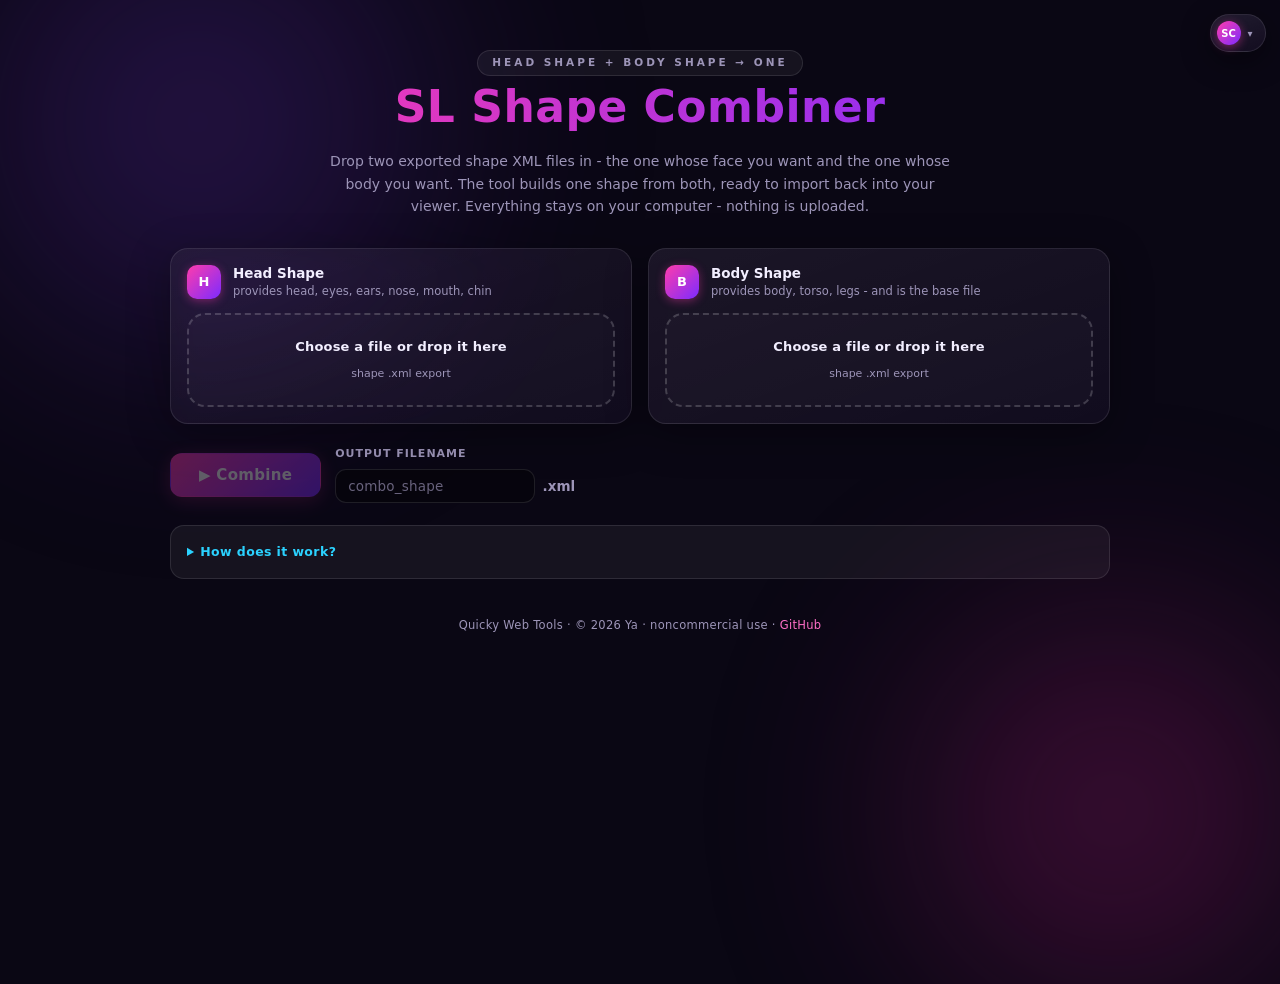
<file: SL Shape Combiner/sl_shape_combiner.html>
<!doctype html>
<!--
  ====================================================================
  SL Shape Combiner
  Required Notice: Copyright © 2026 Ya.

  Application code in this file (UI, shape XML parser / writer,
  slider-group merge logic, styles) is licensed under the PolyForm
  Noncommercial License 1.0.0. See the LICENSE file at the repo root
  for terms.
  Terms: https://polyformproject.org/licenses/noncommercial/1.0.0

  This tool bundles no third-party libraries or fonts; the shared
  theme uses the system font stack. See THIRD-PARTY-NOTICES.md at
  the repo root for the repository-wide notices.
  ====================================================================
-->
<html lang="en">
<head>
<meta charset="utf-8" />
<meta name="viewport" content="width=device-width,initial-scale=1" />
<title>SL Shape Combiner</title>
<!-- SHARED-CSS:BEGIN - auto-inlined from _shared/sl-nav.css by _shared/sync_inline.py. Do not hand-edit; edit the source and re-run the script. -->
<style>
/* =====================================================================
   SL Tools :: "Aurora Glass" shared theme + navigation  (v2)
   ---------------------------------------------------------------------
   Design language (adapted from the SL Music Slicer):
     - deep indigo base with two slowly drifting blurred aurora blobs
     - frosted-glass panels (backdrop blur + 1px light edge + 18px radius)
     - animated pink→purple→cyan gradient headlines
     - system font stack - no embedded webfonts, maximum readability

   The selector contract from v1 is preserved verbatim: every class,
   element rule, and CSS custom property keeps its old name so all
   tool-local CSS keeps working. Only the values changed.

   Browser support: Chrome / Edge / Brave / Firefox 103+ / Safari 14+.
   backdrop-filter and background-clip:text carry -webkit- prefixes.
   ===================================================================== */

:root {
  /* legacy names, remapped to the aurora palette */
  --slt-pink:    #ff6ec7;   /* lighter accent tint (gradient tops, hovers) */
  --slt-magenta: #ff3cac;   /* primary accent                              */
  --slt-cyan:    #2bd2ff;   /* secondary accent                            */
  --slt-blue:    #9d95b8;   /* dim / secondary text                        */
  --slt-purple:  #7c2bff;   /* tertiary accent                             */
  --slt-gold:    #ffcf5e;   /* highlight / active                          */
  --slt-bg-1:    #0a0714;
  --slt-bg-2:    #140b26;
  --slt-bg-3:    #1d1038;

  /* new tokens (v2) */
  --slt-txt:   #f2eeff;
  --slt-dim:   #9d95b8;
  --slt-good:  #00e5a0;
  --slt-warn:  #ffb84d;
  --slt-bad:   #ff5470;
  --slt-glass: rgba(255, 255, 255, 0.05);
  --slt-edge:  rgba(255, 255, 255, 0.10);
  --slt-font:  "Segoe UI Variable Text", "Segoe UI", system-ui, -apple-system, "Helvetica Neue", Arial, sans-serif;
  --slt-mono:  Consolas, "SF Mono", "Cascadia Mono", Menlo, monospace;
  --slt-grad:  linear-gradient(90deg, var(--slt-magenta), var(--slt-purple), var(--slt-cyan), var(--slt-magenta));
}

/* ---- Base body + aurora background --------------------------------- */
body.slt-themed {
  margin: 0;
  min-height: 100vh;
  background: var(--slt-bg-1) !important;
  color: var(--slt-txt);
  font: 14px/1.5 var(--slt-font);
  color-scheme: dark;
  overflow-x: hidden;
}
body.slt-themed::before,
body.slt-themed::after {
  content: "";
  position: fixed;
  z-index: 0;
  border-radius: 50%;
  filter: blur(110px);
  opacity: 0.45;
  pointer-events: none;
}
body.slt-themed::before {
  width: 55vw; height: 55vw;
  background: radial-gradient(circle, #5b2ba8, transparent 65%);
  top: -18vw; left: -12vw;
  animation: slt-drift 26s ease-in-out infinite alternate;
}
body.slt-themed::after {
  width: 46vw; height: 46vw;
  background: radial-gradient(circle, #b41f7e, transparent 65%);
  bottom: -16vw; right: -10vw;
  animation: slt-drift 30s -15s ease-in-out infinite alternate-reverse;
}
@keyframes slt-drift {
  to { transform: translate(6vw, 4vh) scale(1.18); }
}
body.slt-themed ::selection { background: rgba(255, 60, 172, 0.4); }

/* Legacy element from the v1 theme - kept as a no-op so old tool HTML
   that still renders <div class="slt-scanlines"> stays harmless. */
.slt-scanlines { display: none !important; }

/* Mouse-follow glow layer (injected by sl-nav.js; decorative only) */
.slt-glow {
  position: fixed; inset: 0;
  z-index: 1;
  pointer-events: none;
  background: radial-gradient(340px circle at var(--slt-mx, -600px) var(--slt-my, -600px),
    rgba(124, 43, 255, 0.14), transparent 65%);
  mix-blend-mode: screen;
}

/* Lift every element above the aurora blobs. */
body.slt-themed > *:not(.slt-scanlines):not(.slt-nav):not(.slt-glow) {
  position: relative;
  z-index: 1;
}


/* ---- Floating navigation pill (top-right) --------------------------
   Two states, persisted in localStorage:
     data-open="false" → only the small glass handle is visible
     data-open="true"  → glass dropdown panel below it            */
.slt-nav {
  position: fixed;
  top: 14px;
  right: 14px;
  z-index: 1000;
  display: flex;
  flex-direction: column;
  align-items: flex-end;
  gap: 8px;
  font-family: var(--slt-font);
  /* The closed panel still takes up its full box, so the container reaches
     far down the right edge. Without this it swallows every click on the
     page underneath it - only the nav's own controls may be clickable. */
  pointer-events: none;
}

.slt-nav-handle {
  pointer-events: auto;
  display: inline-flex;
  align-items: center;
  gap: 7px;
  width: auto;
  margin: 0;
  padding: 6px 12px 6px 6px;
  background: linear-gradient(160deg, rgba(255,255,255,0.08), rgba(255,255,255,0.02)), rgba(17, 10, 34, 0.65);
  border: 1px solid var(--slt-edge);
  border-radius: 999px;
  cursor: pointer;
  color: var(--slt-txt);
  font-family: inherit;
  font-size: 12px;
  font-weight: 600;
  letter-spacing: 0.4px;
  outline: none;
  box-shadow: 0 8px 30px rgba(0, 0, 0, 0.45);
  transition: box-shadow .18s, transform .12s, border-color .18s;
  -webkit-backdrop-filter: blur(14px);
          backdrop-filter: blur(14px);
}
.slt-nav-handle:hover {
  border-color: var(--slt-magenta);
  box-shadow: 0 8px 30px rgba(0, 0, 0, 0.45), 0 0 22px rgba(255, 60, 172, 0.35);
  transform: translateY(1px);
}
.slt-nav-handle:focus-visible {
  outline: 2px solid var(--slt-cyan);
  outline-offset: 2px;
}
.slt-nav[data-open="true"] .slt-nav-handle {
  border-color: transparent;
  background:
    linear-gradient(rgba(24, 14, 46, 0.92), rgba(24, 14, 46, 0.92)) padding-box,
    var(--slt-grad) border-box;
  background-size: auto, 300% 100%;
  animation: slt-hue 9s linear infinite;
}

/* Current-tool badge inside the handle */
.slt-nav-current {
  display: inline-flex;
  align-items: center;
  justify-content: center;
  width: 24px; height: 24px;
  border-radius: 999px;
  background: linear-gradient(135deg, var(--slt-magenta), var(--slt-purple));
  color: #fff;
  font-size: 10px;
  font-weight: 800;
  letter-spacing: 0;
  box-shadow: 0 2px 10px rgba(255, 60, 172, 0.45);
}

.slt-nav-chevron {
  display: inline-block;
  font-size: 10px;
  color: var(--slt-dim);
  transition: transform .25s ease;
}
.slt-nav[data-open="true"] .slt-nav-chevron { transform: rotate(180deg); }

/* Dropdown panel */
.slt-nav-panel {
  width: 290px;
  max-width: calc(100vw - 28px);
  background: linear-gradient(160deg, rgba(255,255,255,0.055), rgba(255,255,255,0.015)), rgba(17, 10, 34, 0.78);
  border: 1px solid var(--slt-edge);
  border-radius: 18px;
  box-shadow: 0 18px 60px rgba(0, 0, 0, 0.55);
  padding: 10px;
  -webkit-backdrop-filter: blur(18px) saturate(1.3);
          backdrop-filter: blur(18px) saturate(1.3);
  position: relative;

  opacity: 0;
  transform: translateY(-6px) scale(0.98);
  transform-origin: top right;
  pointer-events: none;
  transition: opacity .18s ease, transform .22s cubic-bezier(.2, .9, .3, 1.2);
}
.slt-nav-panel::before { content: none; }
.slt-nav[data-open="true"] .slt-nav-panel {
  opacity: 1;
  transform: translateY(0) scale(1);
  pointer-events: auto;
}

/* Panel header (brand + tagline) */
.slt-nav-panel-header {
  padding: 8px 6px 10px;
  margin-bottom: 6px;
  border-bottom: 1px solid var(--slt-edge);
  text-align: center;
}
.slt-nav-handle-brand {
  display: block;
  background: var(--slt-grad);
  background-size: 300% 100%;
  -webkit-background-clip: text;
          background-clip: text;
  -webkit-text-fill-color: transparent;
  color: transparent;
  animation: slt-hue 9s linear infinite;
  font-weight: 800;
  font-size: 15px;
  letter-spacing: 1px;
  text-align: center;
}
.slt-nav-panel-tagline {
  display: block;
  font-size: 10px;
  font-weight: 600;
  letter-spacing: 3px;
  text-transform: uppercase;
  color: var(--slt-dim);
  margin-top: 3px;
}

.slt-nav-list {
  display: flex;
  flex-direction: column;
  gap: 5px;
  list-style: none;
  margin: 0;
  padding: 0;
}

.slt-nav-btn {
  display: flex;
  align-items: center;
  gap: 10px;
  padding: 8px 10px;
  font-family: inherit;
  font-size: 13px;
  font-weight: 600;
  text-decoration: none;
  color: var(--slt-txt);
  background: var(--slt-glass);
  border: 1px solid var(--slt-edge);
  border-radius: 13px;
  cursor: pointer;
  transition: transform .15s, border-color .15s, box-shadow .15s;
}
.slt-nav-btn:hover {
  border-color: rgba(255, 255, 255, 0.28);
  transform: translateX(-3px);
  box-shadow: 0 4px 18px rgba(124, 43, 255, 0.25);
}
.slt-nav-btn:focus-visible {
  outline: 2px solid var(--slt-cyan);
  outline-offset: 2px;
}
.slt-nav-btn.current {
  border: 1px solid transparent;
  background:
    linear-gradient(rgba(32, 18, 62, 0.9), rgba(32, 18, 62, 0.9)) padding-box,
    linear-gradient(90deg, var(--slt-magenta), var(--slt-purple), var(--slt-cyan)) border-box;
  box-shadow: 0 0 20px rgba(124, 43, 255, 0.3);
  cursor: default;
}
.slt-nav-btn.current:hover { transform: none; }

.slt-nav-badge {
  width: 28px; height: 28px;
  display: inline-flex;
  align-items: center;
  justify-content: center;
  border-radius: 9px;
  font-size: 11px;
  font-weight: 800;
  background: rgba(255, 255, 255, 0.07);
  color: var(--slt-dim);
  flex-shrink: 0;
}
.slt-nav-btn.current .slt-nav-badge {
  background: linear-gradient(135deg, var(--slt-magenta), var(--slt-purple));
  color: #fff;
  box-shadow: 0 2px 10px rgba(255, 60, 172, 0.4);
}

.slt-nav-name { line-height: 1.2; flex: 1; min-width: 0; }
.slt-nav-name small {
  display: block;
  font-weight: 500;
  font-size: 10.5px;
  letter-spacing: 0.2px;
  margin-top: 2px;
  color: var(--slt-dim);
}

/* Work-in-progress entries: amber badge + tinted border. */
.slt-nav-btn.wip { border-color: rgba(255, 184, 77, 0.35); }
.slt-nav-btn.wip:hover { border-color: rgba(255, 184, 77, 0.6); }
.slt-nav-wip {
  flex-shrink: 0;
  align-self: center;
  font-size: 9px;
  font-weight: 800;
  letter-spacing: 1px;
  padding: 3px 7px;
  border-radius: 999px;
  color: var(--slt-warn);
  background: rgba(255, 184, 77, 0.12);
  border: 1px solid rgba(255, 184, 77, 0.4);
}

/* Divider row that separates finished tools from WIP entries
   at the bottom of the dropdown list. */
.slt-nav-divider {
  display: flex;
  align-items: center;
  gap: 8px;
  margin: 7px 2px 2px;
  font-size: 8.5px;
  font-weight: 800;
  letter-spacing: 1.5px;
  text-transform: uppercase;
  color: var(--slt-warn);
  opacity: 0.85;
}
.slt-nav-divider::before,
.slt-nav-divider::after {
  content: "";
  flex: 1;
  height: 1px;
  background: rgba(255, 184, 77, 0.3);
}

/* Amber WIP chip variant for tool titlebars (sits next to the
   regular .slt-subtitle tagline chip). */
body.slt-themed .slt-subtitle.slt-wip {
  color: var(--slt-warn) !important;
  border-color: rgba(255, 184, 77, 0.4);
  background: rgba(255, 184, 77, 0.08);
  margin-left: 8px !important;
}

@media (max-width: 540px) {
  .slt-nav { top: 8px; right: 8px; }
  .slt-nav-panel { width: 250px; }
}

/* ---- Smooth cross-page transitions ---------------------------------
   Both directions are CSS animations: a transition cannot override a
   running/held animation on the same property, so the leaving fade
   must also be an animation to beat slt-page-in. */
body.slt-themed { animation: slt-page-in .28s ease-out both; }
@keyframes slt-page-in {
  from { opacity: 0; }
  to   { opacity: 1; }
}
html.slt-leaving body { animation: slt-page-out .18s ease-in forwards; }
@keyframes slt-page-out {
  from { opacity: 1; }
  to   { opacity: 0; }
}


/* =====================================================================
   Aurora UI - applied on every tool that opts in via
   <body class="slt-themed">. !important keeps the cascade on our side
   regardless of tool-local source order or specificity.
   ===================================================================== */

/* ---- Title block ----------------------------------------------------
   Same HTML contract as v1:
     <header class="slt-titlebar">
       <div class="slt-subtitle">Tagline</div>
       <h1 class="slt-title">SL Tool Name</h1>
       <p class="slt-lede">One-line description.</p>
     </header>                                                       */
body.slt-themed .slt-titlebar {
  text-align: center;
  margin: 26px auto 30px;
  max-width: 940px;
  position: relative;
  z-index: 1;
  padding: 0 16px;
}
body.slt-themed .slt-title {
  font-family: var(--slt-font) !important;
  font-weight: 800 !important;
  font-size: clamp(28px, 4.6vw, 44px) !important;
  line-height: 1.15 !important;
  letter-spacing: 0.5px !important;
  margin: 6px 0 0 !important;
  padding: 0 0 6px !important;
  text-align: center !important;
  text-transform: none !important;
  text-wrap: balance;
  background: var(--slt-grad) !important;
  background-size: 300% 100% !important;
  -webkit-background-clip: text !important;
          background-clip: text !important;
  -webkit-text-fill-color: transparent !important;
  color: transparent !important;
  animation: slt-hue 9s linear infinite;
  filter: none !important;
  text-shadow: none !important;
  transform: none !important;
  border: none !important;
}
@keyframes slt-hue {
  to { background-position: 300% 0; }
}
body.slt-themed .slt-subtitle {
  display: inline-block;
  font-family: var(--slt-font) !important;
  font-size: 10.5px !important;
  font-weight: 700 !important;
  text-align: center !important;
  color: var(--slt-dim) !important;
  letter-spacing: 3px !important;
  text-transform: uppercase;
  margin: 0 !important;
  padding: 4px 14px;
  border: 1px solid var(--slt-edge);
  border-radius: 999px;
  background: var(--slt-glass);
  text-shadow: none !important;
}
body.slt-themed .slt-subtitle-edition { display: none !important; }
body.slt-themed .slt-lede {
  text-align: center !important;
  color: var(--slt-dim) !important;
  margin: 12px auto 0 !important;
  max-width: 620px !important;
  font-size: 14px !important;
  line-height: 1.6 !important;
  text-shadow: none !important;
  font-family: var(--slt-font) !important;
}
body.slt-themed .slt-lede code {
  color: var(--slt-gold) !important;
  background: rgba(255, 207, 94, 0.08) !important;
  padding: 1px 6px !important;
  border: 1px solid rgba(255, 207, 94, 0.25) !important;
  border-radius: 6px !important;
  font-family: var(--slt-mono) !important;
  font-size: 0.92em !important;
}

/* ---- Headings ------------------------------------------------------ */
body.slt-themed h1 {
  font-family: var(--slt-font) !important;
  font-weight: 800 !important;
  letter-spacing: 0.4px !important;
  text-transform: none !important;
  background: var(--slt-grad) !important;
  background-size: 300% 100% !important;
  -webkit-background-clip: text !important;
          background-clip: text !important;
  -webkit-text-fill-color: transparent !important;
  color: transparent !important;
  animation: slt-hue 9s linear infinite;
  filter: none !important;
  text-shadow: none !important;
  border: none !important;
}
body.slt-themed h1 small {
  display: block !important;
  font-family: var(--slt-font) !important;
  font-size: 12px !important;
  letter-spacing: 0.5px !important;
  font-weight: 500 !important;
  text-transform: none !important;
  background: none !important;
  -webkit-text-fill-color: var(--slt-dim) !important;
  color: var(--slt-dim) !important;
  filter: none !important;
  text-shadow: none !important;
  margin: 4px 0 0 0 !important;
  animation: none;
}
body.slt-themed h2 {
  font-family: var(--slt-font) !important;
  font-weight: 700 !important;
  letter-spacing: 1.6px !important;
  text-transform: uppercase !important;
  font-size: 12px !important;
  color: var(--slt-cyan) !important;
  text-shadow: none !important;
  border-bottom-color: var(--slt-edge) !important;
}
body.slt-themed h3 {
  font-family: var(--slt-font) !important;
  font-weight: 700 !important;
  letter-spacing: 1.4px !important;
  text-transform: uppercase !important;
  font-size: 11px !important;
  color: var(--slt-gold) !important;
  text-shadow: none !important;
}

/* ---- Panels / cards / canvas wrappers ------------------------------ */
body.slt-themed .panel,
body.slt-themed .preview-area,
body.slt-themed .canvas-wrap,
body.slt-themed details.advanced {
  background: linear-gradient(160deg, rgba(255,255,255,0.055), rgba(255,255,255,0.015)), rgba(17, 10, 34, 0.55) !important;
  border: 1px solid var(--slt-edge) !important;
  border-radius: 18px !important;
  box-shadow: 0 10px 40px rgba(0, 0, 0, 0.35) !important;
  -webkit-backdrop-filter: blur(18px) saturate(1.3);
          backdrop-filter: blur(18px) saturate(1.3);
  position: relative;
}

/* ---- Inputs / selects / textareas ---------------------------------- */
body.slt-themed input[type="text"],
body.slt-themed input[type="number"],
body.slt-themed input[type="search"],
body.slt-themed input[type="email"],
body.slt-themed input[type="tel"],
body.slt-themed input[type="url"],
body.slt-themed input[type="password"],
body.slt-themed select,
body.slt-themed textarea {
  background: rgba(0, 0, 0, 0.35) !important;
  border: 1px solid var(--slt-edge) !important;
  border-radius: 11px !important;
  color: var(--slt-txt) !important;
  font-family: var(--slt-font) !important;
  letter-spacing: 0.2px !important;
  text-shadow: none !important;
  outline: none !important;
  transition: border-color .15s, box-shadow .15s;
}
body.slt-themed input[type="text"]:focus,
body.slt-themed input[type="number"]:focus,
body.slt-themed input[type="search"]:focus,
body.slt-themed select:focus,
body.slt-themed textarea:focus {
  border-color: var(--slt-cyan) !important;
  box-shadow: 0 0 0 3px rgba(43, 210, 255, 0.16) !important;
}
body.slt-themed input::placeholder,
body.slt-themed textarea::placeholder {
  color: rgba(157, 149, 184, 0.65) !important;
}
body.slt-themed select option {
  background: var(--slt-bg-2) !important;
  color: var(--slt-txt) !important;
}
body.slt-themed input[type="color"] {
  background: rgba(0, 0, 0, 0.35) !important;
  border: 1px solid var(--slt-edge) !important;
  border-radius: 9px !important;
}
body.slt-themed input[type="checkbox"],
body.slt-themed input[type="radio"],
body.slt-themed input[type="range"] {
  accent-color: var(--slt-magenta) !important;
}

/* ---- Buttons --------------------------------------------------------
   Plain <button> keeps its v1 role as the tool's PRIMARY action
   (Load / Export / Combine) → pink→purple gradient pill with a sheen
   sweep. Subtle variants: .secondary/.btn-secondary/.small and the
   toggle-pad classes below. */
body.slt-themed button:not(.layout-btn):not(.deco-btn):not(.mode-btn):not(.preset-btn):not(.navbtn):not(.thumb-x):not(.aspect-sel):not(.apply-all):not(.clear-bar):not(.warn):not(.slt-nav-handle):not(.slt-nav-btn):not(.marquee-btn):not(.clear) {
  font-family: var(--slt-font) !important;
  font-weight: 700 !important;
  letter-spacing: 0.3px !important;
  text-transform: none !important;
  color: #fff !important;
  background: linear-gradient(135deg, var(--slt-magenta), var(--slt-purple)) !important;
  border: 1px solid transparent !important;
  border-radius: 12px !important;
  text-shadow: none !important;
  box-shadow: 0 4px 20px rgba(255, 60, 172, 0.35) !important;
  cursor: pointer;
  position: relative;
  overflow: hidden;
  transition: transform .15s, box-shadow .15s, filter .15s !important;
}
body.slt-themed button:not(:disabled):not(.thumb-x):hover {
  transform: translateY(-1px) !important;
  filter: brightness(1.08);
  box-shadow: 0 6px 28px rgba(255, 60, 172, 0.5) !important;
}
body.slt-themed button:not(:disabled):not(.thumb-x):active {
  transform: translateY(0) scale(0.98) !important;
}
body.slt-themed button:disabled {
  opacity: 0.35 !important;
  cursor: default !important;
  filter: none !important;
  transform: none !important;
  box-shadow: none !important;
}
body.slt-themed button:focus-visible {
  outline: 2px solid var(--slt-cyan) !important;
  outline-offset: 2px !important;
}
body.slt-themed button.secondary,
body.slt-themed button.btn-secondary {
  background: var(--slt-glass) !important;
  color: var(--slt-txt) !important;
  border: 1px solid rgba(255, 255, 255, 0.14) !important;
  text-shadow: none !important;
  box-shadow: none !important;
}
body.slt-themed button.secondary:hover:not(:disabled),
body.slt-themed button.btn-secondary:hover:not(:disabled) {
  border-color: var(--slt-purple) !important;
  box-shadow: 0 4px 18px rgba(124, 43, 255, 0.28) !important;
}
body.slt-themed button.small {
  font-size: 12px !important;
  font-weight: 600 !important;
  letter-spacing: 0.2px !important;
  padding: 6px 12px !important;
  border-radius: 9px !important;
}

/* ---- Toggle/option pad buttons (div- or button-based grids) -------- */
body.slt-themed .layout-btn,
body.slt-themed .deco-btn,
body.slt-themed .mode-btn,
body.slt-themed .preset-btn,
body.slt-themed .navbtn {
  background: var(--slt-glass) !important;
  border: 1px solid var(--slt-edge) !important;
  color: var(--slt-dim) !important;
  border-radius: 12px !important;
  font-family: var(--slt-font) !important;
  font-weight: 600 !important;
  text-shadow: none !important;
  transition: transform .15s, border-color .15s, box-shadow .15s, color .15s !important;
  box-shadow: none !important;
}
body.slt-themed .layout-btn:hover,
body.slt-themed .deco-btn:hover,
body.slt-themed .mode-btn:hover,
body.slt-themed .preset-btn:hover,
body.slt-themed .navbtn:hover:not(:disabled) {
  border-color: rgba(255, 255, 255, 0.28) !important;
  color: var(--slt-txt) !important;
  background: rgba(255, 255, 255, 0.07) !important;
  box-shadow: 0 4px 18px rgba(124, 43, 255, 0.22) !important;
  transform: translateY(-1px) !important;
}
body.slt-themed .layout-btn.active,
body.slt-themed .deco-btn.active,
body.slt-themed .mode-btn.active,
body.slt-themed .preset-btn.active {
  border: 1px solid transparent !important;
  background:
    linear-gradient(rgba(32, 18, 62, 0.92), rgba(32, 18, 62, 0.92)) padding-box,
    linear-gradient(90deg, var(--slt-magenta), var(--slt-cyan)) border-box !important;
  color: var(--slt-txt) !important;
  text-shadow: none !important;
  box-shadow: 0 0 16px rgba(124, 43, 255, 0.35) !important;
}
body.slt-themed .layout-btn.active .layout-icon { color: var(--slt-gold) !important; }
body.slt-themed .navbtn .arrow {
  color: var(--slt-magenta) !important;
  text-shadow: none !important;
}
body.slt-themed .navbtn:disabled { opacity: 0.3 !important; }

/* ---- Apply-all + aspect-sel pills ----------------------------------- */
body.slt-themed .apply-all {
  background: linear-gradient(135deg, var(--slt-magenta), var(--slt-purple)) !important;
  color: #fff !important;
  border: 1px solid transparent !important;
  border-radius: 999px !important;
  font-family: var(--slt-font) !important;
  font-size: 11px !important;
  font-weight: 700 !important;
  letter-spacing: 0.3px !important;
  text-shadow: none !important;
  box-shadow: 0 2px 10px rgba(255, 60, 172, 0.35) !important;
}
body.slt-themed .apply-all:hover:not(:disabled) {
  filter: brightness(1.08);
  box-shadow: 0 4px 16px rgba(255, 60, 172, 0.5) !important;
}
body.slt-themed .aspect-sel {
  background: rgba(0, 0, 0, 0.35) !important;
  color: var(--slt-txt) !important;
  border: 1px solid var(--slt-edge) !important;
  border-radius: 999px !important;
  font-family: var(--slt-font) !important;
  font-weight: 600 !important;
}

/* ---- Big banner clear button ---------------------------------------- */
body.slt-themed .clear-bar {
  background: rgba(17, 10, 34, 0.55) !important;
  color: var(--slt-dim) !important;
  border: 1px solid var(--slt-edge) !important;
  border-top: none !important;
  border-radius: 0 0 18px 18px !important;
  text-shadow: none !important;
  font-family: var(--slt-font) !important;
  letter-spacing: 0.6px !important;
  text-transform: none !important;
  box-shadow: none !important;
  transition: background .18s, color .18s, box-shadow .18s !important;
}
body.slt-themed .clear-bar:hover {
  background: rgba(255, 84, 112, 0.14) !important;
  color: var(--slt-bad) !important;
  text-shadow: none !important;
  box-shadow: inset 0 0 30px rgba(255, 84, 112, 0.12) !important;
}
body.slt-themed .clear-bar.confirm {
  background: linear-gradient(135deg, var(--slt-bad), #c2185b) !important;
  color: #fff !important;
  border-color: transparent !important;
}

/* ---- Thumbnail close button (small X) ------------------------------- */
body.slt-themed .thumb-x {
  background: var(--slt-bad) !important;
  color: #fff !important;
  border: 2px solid var(--slt-bg-1) !important;
  text-shadow: none !important;
  box-shadow: 0 2px 8px rgba(255, 84, 112, 0.5) !important;
}

/* ---- Info rows (key/value display) ---------------------------------- */
body.slt-themed .info-row {
  border-bottom: 1px solid var(--slt-edge) !important;
  font-family: var(--slt-font) !important;
  color: var(--slt-txt) !important;
}
body.slt-themed .info-row span:first-child {
  color: var(--slt-dim) !important;
  font-family: var(--slt-font) !important;
  font-size: 12px !important;
  letter-spacing: 0.3px !important;
  text-transform: none !important;
  font-weight: 500 !important;
}
body.slt-themed .info-row span:last-child {
  color: var(--slt-txt) !important;
  font-weight: 600 !important;
  font-variant-numeric: tabular-nums;
  text-shadow: none !important;
}

/* ---- Stats grid ------------------------------------------------------ */
body.slt-themed .stat {
  background: rgba(0, 0, 0, 0.32) !important;
  border: 1px solid var(--slt-edge) !important;
  border-radius: 13px !important;
}
body.slt-themed .stat .label {
  color: var(--slt-dim) !important;
  font-family: var(--slt-font) !important;
  font-size: 10px !important;
  letter-spacing: 1px !important;
  text-transform: uppercase !important;
  font-weight: 600 !important;
}
body.slt-themed .stat .value {
  color: var(--slt-txt) !important;
  text-shadow: none !important;
  font-family: var(--slt-font) !important;
  font-weight: 800 !important;
  font-variant-numeric: tabular-nums;
}
body.slt-themed .stat.warn .value { color: var(--slt-bad) !important; text-shadow: none !important; }
body.slt-themed .stat.good .value { color: var(--slt-good) !important; text-shadow: none !important; }

/* ---- Status banner --------------------------------------------------- */
body.slt-themed #status,
body.slt-themed .status {
  font-family: var(--slt-font) !important;
  font-size: 13px !important;
  letter-spacing: 0.2px !important;
  background: rgba(0, 0, 0, 0.32) !important;
  border: 1px solid var(--slt-edge) !important;
  border-radius: 11px !important;
  color: var(--slt-dim) !important;
}
body.slt-themed #status.ok,
body.slt-themed .status.ok {
  color: var(--slt-good) !important;
  background: rgba(0, 229, 160, 0.08) !important;
  border-color: rgba(0, 229, 160, 0.35) !important;
  text-shadow: none !important;
}
body.slt-themed #status.error,
body.slt-themed .status.error,
body.slt-themed #status.err,
body.slt-themed .status.err {
  color: var(--slt-bad) !important;
  background: rgba(255, 84, 112, 0.08) !important;
  border-color: rgba(255, 84, 112, 0.4) !important;
  text-shadow: none !important;
}

/* ---- Help / detail blocks -------------------------------------------- */
body.slt-themed details:not(.advanced) {
  border: 1px solid var(--slt-edge) !important;
  border-radius: 14px !important;
  background: var(--slt-glass) !important;
  padding: 10px 14px !important;
}
body.slt-themed details > summary {
  cursor: pointer !important;
  font-family: var(--slt-font) !important;
  font-weight: 700 !important;
  letter-spacing: 0.4px !important;
  text-transform: none !important;
  color: var(--slt-cyan) !important;
  text-shadow: none !important;
  font-size: 12.5px !important;
}
body.slt-themed details.advanced > summary {
  color: var(--slt-magenta) !important;
  text-shadow: none !important;
}
body.slt-themed .help,
body.slt-themed details p,
body.slt-themed details .help {
  color: var(--slt-dim) !important;
  font-family: var(--slt-font) !important;
  font-size: 12.5px !important;
  line-height: 1.6 !important;
}
body.slt-themed details code,
body.slt-themed .help code {
  color: var(--slt-gold) !important;
  background: rgba(255, 207, 94, 0.08) !important;
  border: 1px solid rgba(255, 207, 94, 0.22) !important;
  padding: 1px 5px !important;
  border-radius: 6px !important;
  font-family: var(--slt-mono) !important;
  font-size: 0.92em !important;
}

/* ---- Filename / monospace label -------------------------------------- */
body.slt-themed .filename {
  background: rgba(0, 0, 0, 0.35) !important;
  border: 1px dashed var(--slt-edge) !important;
  color: var(--slt-cyan) !important;
  border-radius: 11px !important;
  font-family: var(--slt-mono) !important;
  font-size: 12px !important;
  text-shadow: none !important;
}

/* ---- Drop zone (label.drop) ------------------------------------------ */
body.slt-themed .drop {
  border: 2px dashed rgba(255, 255, 255, 0.18) !important;
  border-radius: 18px !important;
  background: rgba(255, 255, 255, 0.02) !important;
  color: var(--slt-dim) !important;
  font-family: var(--slt-font) !important;
  text-shadow: none !important;
  transition: border-color .2s, background .2s, box-shadow .2s, transform .2s !important;
}
body.slt-themed .drop:hover,
body.slt-themed .drop.hover,
body.slt-themed .drop.drag,
body.slt-themed .drop.over {
  border-color: var(--slt-magenta) !important;
  color: var(--slt-txt) !important;
  background: rgba(255, 60, 172, 0.07) !important;
  box-shadow: inset 0 0 34px rgba(255, 60, 172, 0.12) !important;
}
body.slt-themed .drop strong,
body.slt-themed .drop b {
  font-family: var(--slt-font) !important;
  font-weight: 700 !important;
  letter-spacing: 0.2px !important;
  color: var(--slt-txt) !important;
  text-shadow: none !important;
  text-transform: none !important;
}
body.slt-themed .drop small { color: var(--slt-dim) !important; }

/* ---- Thumbnails strip ------------------------------------------------- */
/* Cap the full-bleed workspace (Anim Priority + Sprite Sheet) so those
   two tools sit centered at the same width as the rest of the family. */
body.slt-themed #workspace {
  max-width: 1200px;
  margin-left: auto;
  margin-right: auto;
}
body.slt-themed .thumbs {
  background: rgba(17, 10, 34, 0.55) !important;
  border: 1px solid var(--slt-edge) !important;
  border-bottom: none !important;
  border-radius: 18px 18px 0 0 !important;
  box-shadow: none !important;
}
/* Before any files are loaded the strip is empty - without content it
   renders as a stray glass bar above the footer, so hide it. */
body.slt-themed .thumbs:empty { display: none !important; }
body.slt-themed .thumb {
  background: var(--slt-glass) !important;
  border: 1px solid transparent !important;
  border-radius: 13px !important;
  transition: transform .15s, border-color .15s, box-shadow .15s !important;
}
body.slt-themed .thumb:hover {
  border-color: rgba(255, 255, 255, 0.28) !important;
  box-shadow: 0 4px 18px rgba(124, 43, 255, 0.22) !important;
}
body.slt-themed .thumb.active {
  border: 1px solid transparent !important;
  background:
    linear-gradient(rgba(32, 18, 62, 0.9), rgba(32, 18, 62, 0.9)) padding-box,
    linear-gradient(90deg, var(--slt-magenta), var(--slt-purple), var(--slt-cyan)) border-box !important;
  box-shadow: 0 0 20px rgba(124, 43, 255, 0.3) !important;
}
body.slt-themed .thumb-icon {
  background: rgba(0, 0, 0, 0.3) !important;
  color: var(--slt-dim) !important;
  border-radius: 9px !important;
}
body.slt-themed .thumb-icon .pri-badge {
  background: linear-gradient(135deg, var(--slt-magenta), var(--slt-purple)) !important;
  color: #fff !important;
  font-family: var(--slt-font) !important;
  font-weight: 800 !important;
  border-radius: 999px !important;
  box-shadow: 0 2px 8px rgba(255, 60, 172, 0.4) !important;
}
body.slt-themed .thumb-icon.changed .pri-badge {
  background: var(--slt-good) !important;
  color: #03121a !important;
  box-shadow: 0 2px 8px rgba(0, 229, 160, 0.45) !important;
}
body.slt-themed .thumb-label {
  color: var(--slt-dim) !important;
  font-family: var(--slt-font) !important;
  font-weight: 600 !important;
}
body.slt-themed .thumb.marked {
  outline: 2px solid var(--slt-bad) !important;
  outline-offset: 2px !important;
}

/* ---- Per-button list rows ---------------------------------------------- */
body.slt-themed .btn-row {
  background: var(--slt-glass) !important;
  border: 1px solid var(--slt-edge) !important;
  border-radius: 11px !important;
}
body.slt-themed .btn-row .idx {
  color: var(--slt-dim) !important;
  font-family: var(--slt-mono) !important;
  font-weight: 600 !important;
}

/* ---- Toggle row -------------------------------------------------------- */
body.slt-themed .toggle-row {
  background: var(--slt-glass) !important;
  border: 1px solid var(--slt-edge) !important;
  border-radius: 11px !important;
  color: var(--slt-txt) !important;
}

/* ---- Placeholder / viewer empty state ----------------------------------- */
body.slt-themed .ph {
  background: rgba(10, 7, 20, 0.85) !important;
  border-radius: 0 !important;
}
body.slt-themed .ph-icon { filter: drop-shadow(0 0 18px rgba(255, 60, 172, 0.55)) !important; }
body.slt-themed .ph-heart { filter: drop-shadow(0 0 22px rgba(255, 60, 172, 0.6)) !important; }
body.slt-themed .ph-title {
  color: var(--slt-txt) !important;
  font-family: var(--slt-font) !important;
  font-weight: 800 !important;
  text-shadow: none !important;
}
body.slt-themed .ph-sub {
  color: var(--slt-dim) !important;
  font-family: var(--slt-font) !important;
}

/* ---- Playback controls --------------------------------------------------- */
body.slt-themed .playback {
  background: rgba(0, 0, 0, 0.32) !important;
  border: 1px solid var(--slt-edge) !important;
  border-radius: 13px !important;
}
body.slt-themed .playback button {
  font-size: 12px !important;
  letter-spacing: 0.2px !important;
  padding: 5px 13px !important;
  border-radius: 999px !important;
}
body.slt-themed .playback .timebar {
  background: rgba(0, 0, 0, 0.42) !important;
  border: none !important;
  border-radius: 999px !important;
}
body.slt-themed .playback .timebar .fill {
  background: linear-gradient(90deg, var(--slt-magenta), var(--slt-purple), var(--slt-cyan)) !important;
  box-shadow: none !important;
  border-radius: 999px !important;
}
body.slt-themed .playback .timetext {
  color: var(--slt-dim) !important;
  font-family: var(--slt-mono) !important;
  font-variant-numeric: tabular-nums;
}

/* ---- Credit footer --------------------------------------------------------- */
body.slt-themed .credit {
  color: var(--slt-dim) !important;
  font-family: var(--slt-font) !important;
  letter-spacing: 0.3px !important;
  opacity: 0.85;
}
body.slt-themed .credit b,
body.slt-themed .credit a {
  color: var(--slt-pink) !important;
  text-shadow: none !important;
  text-decoration: none;
}
body.slt-themed .credit a:hover { text-decoration: underline; }

/* ---- Unified tool footer ----------------------------------------------------
   Every tool renders the same one-line footer:
     <footer class="slt-footer">Quicky Web Tools · © 2026 Ya ·
       noncommercial use · <a href=...>GitHub</a></footer>          */
body.slt-themed .slt-footer {
  position: relative;
  z-index: 1;
  text-align: center;
  margin: 38px auto 14px;
  font-size: 11.5px;
  letter-spacing: 0.3px;
  color: var(--slt-dim);
  font-family: var(--slt-font);
}
body.slt-themed .slt-footer a {
  color: var(--slt-pink);
  text-decoration: none;
}
body.slt-themed .slt-footer a:hover { text-decoration: underline; }

/* ---- Scrollbars (WebKit + Firefox) ------------------------------------------ */
body.slt-themed ::-webkit-scrollbar { width: 10px; height: 10px; }
body.slt-themed ::-webkit-scrollbar-track { background: transparent; }
body.slt-themed ::-webkit-scrollbar-thumb {
  background: linear-gradient(180deg, var(--slt-purple), var(--slt-magenta));
  border-radius: 6px;
  border: 2px solid var(--slt-bg-1);
}
body.slt-themed ::-webkit-scrollbar-thumb:hover {
  background: linear-gradient(180deg, var(--slt-magenta), var(--slt-pink));
}
body.slt-themed {
  scrollbar-width: thin;
  scrollbar-color: var(--slt-purple) transparent;
}

/* ---- Generic body text defaults ----------------------------------------------- */
body.slt-themed { color: var(--slt-txt); }
body.slt-themed label { color: var(--slt-txt); }
body.slt-themed .hint { color: var(--slt-dim) !important; opacity: 1 !important; }


/* =====================================================================
   Layout consolidations
   ---------------------------------------------------------------------
   Structure-only rules shared by two or more tools (spacing, flex/grid
   skeletons). Unchanged from v1 except font-family tokens.
   ===================================================================== */

/* ---- Universal resets / form a11y ---- */
body.slt-themed * {
  box-sizing: border-box;
  -webkit-tap-highlight-color: transparent;
}
body.slt-themed input,
body.slt-themed select,
body.slt-themed button { outline: none; }
body.slt-themed input:focus-visible,
body.slt-themed select:focus-visible {
  outline: 2px solid var(--slt-cyan);
  outline-offset: 1px;
}
body.slt-themed input:-webkit-autofill,
body.slt-themed input:-webkit-autofill:hover,
body.slt-themed input:-webkit-autofill:focus,
body.slt-themed input:-webkit-autofill:active {
  -webkit-box-shadow: 0 0 0 1000px rgba(10, 7, 20, 0.9) inset !important;
  -webkit-text-fill-color: var(--slt-txt) !important;
  caret-color: var(--slt-txt);
  transition: background-color 9999s ease-out;
}

/* ---- Workspace layout (Anim Priority + Sprite Sheet) ---- */
body.slt-themed .canvas-wrap {
  padding: 12px;
  display: flex;
  flex-direction: column;
  justify-content: center;
}
body.slt-themed .canvas-stack {
  position: relative;
  display: flex;
}
body.slt-themed .ph {
  position: absolute; inset: 0;
  display: flex; flex-direction: column;
  align-items: center; justify-content: center;
  gap: 14px;
  pointer-events: none;
}
body.slt-themed .ph-icon,
body.slt-themed .ph-heart {
  font-size: 56px;
  line-height: 1;
}
body.slt-themed .ph-title { font-size: 20px; letter-spacing: 0.2px; }
body.slt-themed .ph-sub { font-size: 14px; }

body.slt-themed .canvas-nav {
  display: flex;
  align-items: center;
  gap: 14px;
  justify-content: center;
}
body.slt-themed .navbtn {
  width: 90px;
  padding: 18px 8px;
  cursor: pointer;
  margin: 0;
  display: flex;
  flex-direction: column;
  align-items: center;
  gap: 6px;
  font-size: 12px;
  font-weight: 700;
}
body.slt-themed .navbtn .arrow { font-size: 30px; line-height: 1; }

body.slt-themed .panel { width: 320px; padding: 16px; }
body.slt-themed .panel h3 { margin: 0 0 8px; font-size: 11px; }
body.slt-themed .info-row {
  display: flex;
  justify-content: space-between;
  padding: 6px 0;
  font-size: 13px;
}
body.slt-themed .info-row:last-child { border-bottom: none !important; }

body.slt-themed .filename {
  padding: 10px 12px;
  word-break: break-all;
  margin-top: 10px;
}

body.slt-themed .thumbs {
  display: flex;
  gap: 18px;
  margin-top: 14px;
  flex-wrap: wrap;
  padding: 18px;
  user-select: none;
  -webkit-user-select: none;
}
body.slt-themed .thumbs,
body.slt-themed .thumbs * { cursor: crosshair; }
body.slt-themed .thumbs .thumb-x { cursor: pointer; }
body.slt-themed .thumb {
  position: relative;
  padding: 4px;
  user-select: none;
  -webkit-user-select: none;
}
body.slt-themed .thumb-label {
  font-size: 10px;
  text-align: center;
  max-width: 76px;
  white-space: nowrap;
  overflow: hidden;
  text-overflow: ellipsis;
  margin-top: 4px;
  font-weight: 600;
}
body.slt-themed .thumb-x {
  position: absolute;
  top: 0; right: 0;
  transform: translate(50%, -50%) !important;
  width: 22px; height: 22px;
  border-radius: 50%;
  cursor: pointer;
  font-size: 13px;
  line-height: 1;
  padding: 0;
  margin: 0;
  display: flex;
  align-items: center;
  justify-content: center;
  font-weight: bold;
  z-index: 5;
}

body.slt-themed .clear-bar {
  width: 100%;
  display: block;
  margin: 0;
  padding: 16px 24px;
  cursor: pointer;
  text-align: center;
  font-size: 15px;
  font-weight: 700;
}
@keyframes slt-pulse-clear {
  0%, 100% { transform: scale(1); }
  50%      { transform: scale(1.005); }
}
body.slt-themed .clear-bar.confirm {
  animation: slt-pulse-clear 1s ease-in-out infinite;
  letter-spacing: 0.8px;
}

body.slt-themed .marquee {
  position: fixed;
  pointer-events: none;
  z-index: 1000;
  border: 1.5px solid var(--slt-cyan);
  background: rgba(43, 210, 255, 0.12);
  box-shadow: 0 0 0 0.5px var(--slt-magenta);
  border-radius: 4px;
}

body.slt-themed .aspect-sel {
  padding: 4px 12px;
  font-size: 12px;
  cursor: pointer;
}
body.slt-themed .apply-all {
  padding: 4px 14px;
  font-size: 11px;
  cursor: pointer;
  margin: 0;
  width: auto;
  transition: transform .12s, box-shadow .12s, filter .12s;
}
body.slt-themed .apply-all:hover:not(:disabled) {
  transform: translateY(-1px);
}
body.slt-themed .apply-all.flash {
  animation: slt-apply-flash .6s ease;
}
@keyframes slt-apply-flash {
  50% { box-shadow: 0 0 18px var(--slt-magenta); }
}

body.slt-themed select.aspect-sel {
  appearance: none;
  background-image: url("data:image/svg+xml;utf8,<svg xmlns='http://www.w3.org/2000/svg' width='10' height='6' viewBox='0 0 10 6' fill='none'><path d='M1 1l4 4 4-4' stroke='%239d95b8' stroke-width='2' stroke-linecap='round' stroke-linejoin='round'/></svg>");
  background-repeat: no-repeat;
  background-position: right 10px center;
  padding-right: 26px;
}

/* ⓘ tooltip on hover */
body.slt-themed .warn {
  display: inline-block;
  margin-left: 6px;
  cursor: help;
  font-size: 15px;
  position: relative;
  font-family: "Segoe UI Emoji", "Apple Color Emoji", "Noto Color Emoji", sans-serif;
}
body.slt-themed .warn:hover::before {
  content: attr(data-tip);
  position: absolute;
  bottom: 100%;
  right: 0;
  margin-bottom: 8px;
  background: rgba(24, 14, 46, 0.97);
  color: var(--slt-txt);
  padding: 12px 16px;
  border-radius: 13px;
  border: 1px solid var(--slt-edge);
  white-space: pre-line;
  width: 270px;
  font-size: 11.5px;
  line-height: 1.55;
  font-family: var(--slt-font);
  z-index: 100;
  pointer-events: none;
  box-shadow: 0 12px 40px rgba(0, 0, 0, 0.5);
}
body.slt-themed .warn:hover::after {
  content: '';
  position: absolute;
  bottom: 100%;
  right: 4px;
  margin-bottom: 1px;
  border: 7px solid transparent;
  border-top-color: var(--slt-edge);
  z-index: 100;
}

body.slt-themed .credit {
  text-align: center;
  margin-top: 28px;
  padding: 12px 20px;
  font-size: 12px;
}

body.slt-themed .hint {
  font-size: 12px;
  margin-top: 8px;
  line-height: 1.5;
}

/* ---- Form layout (3D Text) ---- */
body.slt-themed .container {
  max-width: 1200px;
  margin: 0 auto;
  display: grid;
  grid-template-columns: 400px 1fr;
  gap: 18px;
}
body.slt-themed .container > h1 {
  grid-column: 1 / -1;
  margin-bottom: 10px;
  font-size: 26px;
}
body.slt-themed .container > h1 small { font-size: 13px; }

body.slt-themed .panel .row {
  display: flex;
  align-items: center;
  gap: 8px;
  margin-bottom: 10px;
}
body.slt-themed .panel .row label { flex: 1; font-size: 13px; }
body.slt-themed .panel .row input[type="number"],
body.slt-themed .panel .row input[type="text"],
body.slt-themed .panel .row select {
  padding: 7px 10px;
  font-size: 13px;
}
body.slt-themed .panel .row input[type="color"] {
  width: 36px;
  height: 28px;
  cursor: pointer;
  padding: 0;
}

body.slt-themed .preview-area {
  padding: 16px;
  display: flex;
  flex-direction: column;
  gap: 12px;
}

body.slt-themed .stats {
  display: grid;
  gap: 8px;
  font-size: 13px;
}
body.slt-themed .stat { padding: 8px; text-align: center; }
body.slt-themed .stat .label { font-size: 10px; }
body.slt-themed .stat .value { font-size: 17px; font-weight: 800; }

body.slt-themed details { margin-top: 12px; }
body.slt-themed summary {
  cursor: pointer;
  font-size: 12.5px;
  padding: 4px 0;
}
body.slt-themed details p {
  font-size: 12px;
  line-height: 1.6;
  padding: 6px 0;
}

body.slt-themed .deco-btn,
body.slt-themed .preset-btn,
body.slt-themed .layout-btn,
body.slt-themed .mode-btn {
  cursor: pointer;
  text-align: center;
  transition: all .15s;
  margin: 0;
  width: auto;
  display: flex;
  flex-direction: column;
  align-items: center;
  justify-content: center;
}


/* =====================================================================
   Motion. The blanket prefers-reduced-motion switch that used to sit here
   was removed on the author's request: it silenced every animation in
   every tool, including ones that carry information rather than decoration
   (a progress fill, for one), and there was no way to keep those alive.
   The motion here is slow and small by design, so nothing races.
   ===================================================================== */

</style>
<!-- SHARED-CSS:END -->
<script>window.SLT_CURRENT = 'shape-combiner';</script>
<style>
  /* =====================================================================
     Tool-local styles - layout & spacing only ("Aurora Glass" v2).
     Colors, fonts, glass panels, buttons, drop zones, status pills and
     details/summary chrome all come from the SHARED-CSS block above.
     The #groupsCard rules use the container id to out-rank the shared
     default-button styling for this tool's A/B toggles.
     ===================================================================== */

  body { padding: 24px 16px 60px; }

  .wrap { max-width: 940px; margin: 0 auto; position: relative; z-index: 1; }

  /* ---- Two upload cards ---- */
  .row { display: grid; grid-template-columns: 1fr 1fr; gap: 16px; }
  @media (max-width: 720px) { .row { grid-template-columns: 1fr; } }

  .card {
    background: linear-gradient(160deg, rgba(255,255,255,.055), rgba(255,255,255,.015)), rgba(17,10,34,.55);
    border: 1px solid var(--slt-edge);
    border-radius: 18px;
    padding: 16px;
    box-shadow: 0 10px 40px rgba(0,0,0,.35);
    -webkit-backdrop-filter: blur(18px) saturate(1.3);
            backdrop-filter: blur(18px) saturate(1.3);
  }
  .card-head { display: flex; align-items: center; gap: 12px; margin-bottom: 14px; }

  .badge {
    width: 34px; height: 34px;
    display: flex; align-items: center; justify-content: center;
    border-radius: 10px;
    font-weight: 800; font-size: 13px;
    color: #fff;
    background: linear-gradient(135deg, var(--slt-magenta), var(--slt-purple));
    box-shadow: 0 2px 10px rgba(255,60,172,.4);
    flex-shrink: 0;
  }
  .role { font-weight: 700; font-size: 13.5px; color: var(--slt-txt); line-height: 1.25; }
  .role small { display: block; color: var(--slt-dim); font-weight: 500; font-size: 11.5px; margin-top: 3px; }

  .drop { display: block; padding: 22px 14px; text-align: center; cursor: pointer; position: relative; }
  .drop.loaded strong { color: var(--slt-cyan); }
  .card .drop button.clear {
    display: none;
    position: absolute !important;
    top: 8px !important; right: 8px !important; left: auto !important;
    align-items: center; justify-content: center;
    width: 24px !important; height: 24px !important;
    margin: 0 !important;
    padding: 0 !important;
    background: rgba(0,0,0,.35) !important;
    background-image: none !important;
    color: var(--slt-dim) !important;
    border: 1px solid var(--slt-edge) !important;
    border-radius: 8px !important;
    box-shadow: none !important;
    font-size: 12px !important;
    line-height: 1 !important;
  }
  .card .drop.loaded button.clear { display: flex !important; }
  .card .drop button.clear:hover {
    transform: none !important;
    color: var(--slt-bad) !important;
    border-color: var(--slt-bad) !important;
  }
  .drop strong { display: block; margin-bottom: 6px; font-size: 13px; }
  .drop small { font-size: 11px; }
  .drop input[type=file] { display: none; }

  /* ---- Actions / status ---- */
  .actions { margin-top: 22px; display: flex; gap: 14px; align-items: center; flex-wrap: wrap; }
  button.primary { font-size: 15px; padding: 12px 28px; }
  .field { display: block; min-width: 240px; }
  .field-label {
    font-size: 11px; font-weight: 700;
    letter-spacing: 1px; text-transform: uppercase;
    color: var(--slt-dim);
    margin-bottom: 6px;
  }
  .fname { display: flex; align-items: center; gap: 8px; }
  .fname input[type=text] { flex: 1; min-width: 0; padding: 8px 12px; font-size: 13.5px; }
  .fname .ext { font-size: 13.5px; font-weight: 700; color: var(--slt-dim); }

  .status { font-size: 13px; padding: 7px 12px; }
  .status:empty { display: none; }

  /* ---- Help / footer ---- */
  body.slt-themed details.help { margin-top: 22px; padding: 12px 16px !important; font-size: 13px; }
  details.help summary::-webkit-details-marker { display: none; }
  details.help p { margin: 12px 0; }
  details.help b { color: var(--slt-gold); }
  .hint { font-size: 12px; }
</style>
</head>
<body class="slt-themed">
<!-- SHARED-JS:BEGIN - auto-inlined from _shared/sl-nav.js by _shared/sync_inline.py. Do not hand-edit; edit the source and re-run the script. -->
<script>
/* =====================================================================
   SL Tools :: Navigation bootstrapper
   - Detects which sibling tools exist (modular: missing folder = hidden)
   - Renders the floating synthwave nav pill (top-right, click to expand)
   - Wires the smooth fade-out transition between tools

   How modular detection works
   ---------------------------
   Each tool folder contains a tiny `_meta.js` that registers its own
   metadata into window.__SLT_AVAILABLE. This script tries to load that
   file via <script> tags - file:// allows local <script> loads and
   onerror fires reliably when the file is missing, so removing a tool
   folder makes it disappear from the nav of every other tool with no
   further configuration.

   Adding a new tool
   -----------------
   1. Add an entry to REGISTRY below.
   2. Drop the new tool's folder next to the others, containing the main
      HTML and a `_meta.js` registration line for its id.
   3. In the new tool's <body>, set `window.SLT_CURRENT = "<id>"` BEFORE
      this script runs.
   4. Run `python "_shared/sync_inline.py"` to bake the latest shared
      CSS + JS + Three.js (if needed) into every tool so each HTML is
      standalone - works without _shared/ or any network.
   ===================================================================== */
(function () {
  'use strict';

  // Ordered registry of all tools known to this navigation system.
  // Each `folder` is the directory name that sits next to this tool.
  // `file` is the main HTML in that folder.
  const REGISTRY = [
    {
      id: 'anim-combiner',
      name: 'Animation Combiner',
      subtitle: 'merge any two .anim',
      folder: 'SL Animation Combiner',
      file: 'sl_animation_combiner.html',
      badge: 'AC',
    },
    {
      id: 'anim-priority',
      name: 'Animation Priority Changer',
      subtitle: 'set priority on .anim files',
      folder: 'SL Animation Priority Changer',
      file: 'sl_animation_priority_changer.html',
      badge: 'AP',
    },
    {
      id: 'shape-combiner',
      name: 'Shape Combiner',
      subtitle: 'head shape + body shape',
      folder: 'SL Shape Combiner',
      file: 'sl_shape_combiner.html',
      badge: 'SC',
    },
    {
      id: 'sprite-sheet',
      name: 'Sprite Sheet Maker',
      subtitle: 'gif → sprite sheet',
      folder: 'SL Sprite Sheet Maker',
      file: 'sl_sprite_sheet_maker.html',
      badge: 'SS',
    },
    {
      id: 'sl-text',
      name: '3D Text Creator',
      subtitle: 'text → 3D mesh',
      folder: 'SL 3D Text Creator',
      file: 'sl_3d_text_creator.html',
      badge: 'TX',
      wip: true,   // shown with an amber WIP badge in the nav
    },
    {
      id: 'alpha-maker',
      name: 'Alpha Maker',
      subtitle: 'body alpha mask painter',
      folder: 'SL Alpha Maker',
      file: 'sl_alpha_maker.html',
      badge: 'AM',
    },
    {
      id: 'music-slicer',
      name: 'QuickyMusic Slicer',
      subtitle: 'songs → ≤30s SL clips',
      folder: 'SL Music Slicer',
      file: 'sl_music_slicer.html',
      badge: 'MS',
    },
  ];

  window.__SLT_AVAILABLE = window.__SLT_AVAILABLE || {};

  // ---------------------------------------------------------------------
  // The body theme (aurora blobs, glass panels) is applied entirely via
  // CSS on <body class="slt-themed"> - no flash of unstyled content.
  // This script renders the floating nav after probing for sibling
  // tools, and adds one decorative extra: a subtle mouse-follow glow.
  // ---------------------------------------------------------------------

  // Mouse-follow glow layer. Purely decorative: skipped on coarse (touch)
  // pointers, where there is no cursor to follow.
  function mountGlow() {
    if (!document.body.classList.contains('slt-themed')) return;
    var coarse = false;
    try { coarse = window.matchMedia('(pointer: coarse)').matches; } catch (e) {}
    if (coarse) return;
    var glow = document.createElement('div');
    glow.className = 'slt-glow';
    glow.setAttribute('aria-hidden', 'true');
    document.body.appendChild(glow);
    var pending = false;
    document.addEventListener('pointermove', function (e) {
      if (pending) return;
      pending = true;
      requestAnimationFrame(function () {
        glow.style.setProperty('--slt-mx', e.clientX + 'px');
        glow.style.setProperty('--slt-my', e.clientY + 'px');
        pending = false;
      });
    }, { passive: true });
  }

  // ---------------------------------------------------------------------
  // Step 2: detect which sibling tools exist
  //   For each tool that isn't the current one, try to load its
  //   `_meta.js` via a dynamic <script> tag. onerror fires when the
  //   file (or folder) is missing.
  // ---------------------------------------------------------------------
  function detectTool(tool) {
    return new Promise((resolve) => {
      // current tool always "available"
      if (tool.id === window.SLT_CURRENT) {
        window.__SLT_AVAILABLE[tool.id] = { ...tool, current: true };
        return resolve(true);
      }
      const s = document.createElement('script');
      s.async = true;
      s.src = '../' + encodeURI(tool.folder) + '/_meta.js';
      let settled = false;
      const finish = (ok) => {
        if (settled) return;
        settled = true;
        s.parentNode && s.parentNode.removeChild(s);
        resolve(ok);
      };
      s.onload = () => finish(true);
      s.onerror = () => finish(false);
      // safety timeout in case the browser silently stalls
      setTimeout(() => finish(false), 2500);
      document.head.appendChild(s);
    });
  }

  async function detectAll() {
    const results = await Promise.all(
      REGISTRY.map((t) => detectTool(t).then((ok) => ({ tool: t, ok })))
    );
    return results.filter((r) => r.ok).map((r) => r.tool);
  }

  // ---------------------------------------------------------------------
  // Step 3: render the floating nav (collapsible dropdown menu)
  //
  //   <nav class="slt-nav" data-open="false">
  //     <button class="slt-nav-handle">★ SL TOOLS ★ [TX] ▾</button>
  //     <div class="slt-nav-panel"><ul>…</ul></div>
  //   </nav>
  //
  //   The handle is the always-visible pill in the top-right corner.
  //   Clicking it expands the panel below; clicking outside or pressing
  //   Escape collapses it. Open/closed state is persisted in
  //   localStorage so it stays the way the user prefers across pages.
  // ---------------------------------------------------------------------
  const STATE_KEY = 'slt-nav-open';

  function renderNav(tools) {
    const current = tools.find((t) => t.id === window.SLT_CURRENT);
    const currentBadge = current ? current.badge : '★';

    const nav = document.createElement('nav');
    nav.className = 'slt-nav';
    nav.setAttribute('aria-label', 'SL Tools');
    nav.setAttribute('data-open', 'false');

    // Handle (always visible)
    const handle = document.createElement('button');
    handle.type = 'button';
    handle.className = 'slt-nav-handle';
    handle.setAttribute('aria-expanded', 'false');
    handle.setAttribute('aria-controls', 'slt-nav-panel');
    handle.innerHTML =
      '<span class="slt-nav-current">' + currentBadge + '</span>' +
      '<span class="slt-nav-chevron" aria-hidden="true">▾</span>';
    handle.title = 'SL Tools - click to switch';
    nav.appendChild(handle);

    // Collapsible panel (the actual menu)
    const panel = document.createElement('div');
    panel.className = 'slt-nav-panel';
    panel.id = 'slt-nav-panel';

    // Brand header inside the panel
    const header = document.createElement('div');
    header.className = 'slt-nav-panel-header';
    header.innerHTML =
      '<span class="slt-nav-handle-brand">SL Tools</span>' +
      '<small class="slt-nav-panel-tagline">Quicky Tools for Second Life</small>';
    panel.appendChild(header);

    const list = document.createElement('ul');
    list.className = 'slt-nav-list';

    // Menu order: finished tools first (alphabetical), then WIP tools
    // (alphabetical) below a small divider row.
    const sorted = tools.slice().sort((a, b) =>
      (!a.wip === !b.wip) ? a.name.localeCompare(b.name) : (a.wip ? 1 : -1)
    );

    let wipDividerAdded = false;
    for (const tool of sorted) {
      if (tool.wip && !wipDividerAdded) {
        wipDividerAdded = true;
        const div = document.createElement('li');
        div.className = 'slt-nav-divider';
        div.setAttribute('aria-hidden', 'true');
        div.textContent = 'Work in progress';
        list.appendChild(div);
      }
      const li = document.createElement('li');
      const a = document.createElement('a');
      a.className = 'slt-nav-btn';
      if (tool.wip) a.classList.add('wip');
      if (tool.id === window.SLT_CURRENT) {
        a.classList.add('current');
        a.setAttribute('aria-current', 'page');
        a.href = '#';
        a.addEventListener('click', (e) => e.preventDefault());
      } else {
        a.href = '../' + encodeURI(tool.folder) + '/' + encodeURI(tool.file);
        // smooth fade-out before navigating
        a.addEventListener('click', smoothNavigate);
      }
      a.title = tool.name + ' - ' + tool.subtitle +
        (tool.wip ? ' (work in progress)' : '');
      a.innerHTML =
        '<span class="slt-nav-badge">' + tool.badge + '</span>' +
        '<span class="slt-nav-name">' + tool.name +
          '<small>' + tool.subtitle + '</small></span>' +
        (tool.wip ? '<span class="slt-nav-wip" aria-label="work in progress">WIP</span>' : '');
      li.appendChild(a);
      list.appendChild(li);
    }

    panel.appendChild(list);
    nav.appendChild(panel);

    document.body.insertBefore(nav, document.body.firstChild);

    // Toggle behavior
    function setOpen(open) {
      nav.setAttribute('data-open', open ? 'true' : 'false');
      handle.setAttribute('aria-expanded', open ? 'true' : 'false');
      try { localStorage.setItem(STATE_KEY, open ? '1' : '0'); } catch (e) {}
    }
    handle.addEventListener('click', (e) => {
      e.stopPropagation();
      setOpen(nav.getAttribute('data-open') !== 'true');
    });
    document.addEventListener('click', (e) => {
      if (!nav.contains(e.target)) setOpen(false);
    });
    document.addEventListener('keydown', (e) => {
      if (e.key === 'Escape') setOpen(false);
    });

    // Restore previous state
    try {
      if (localStorage.getItem(STATE_KEY) === '1') setOpen(true);
    } catch (e) {}
  }

  // ---------------------------------------------------------------------
  // Smooth page transition: fade the current page out before navigating.
  // The destination page fades back in via CSS animation on body load.
  // ---------------------------------------------------------------------
  function smoothNavigate(e) {
    // Allow ctrl/cmd/middle-click to open in a new tab without hijack
    if (e.metaKey || e.ctrlKey || e.shiftKey || e.button === 1) return;
    e.preventDefault();
    const href = e.currentTarget.href;
    document.documentElement.classList.add('slt-leaving');
    setTimeout(() => { window.location.href = href; }, 180);
  }

  // ---------------------------------------------------------------------
  // Bootstrap once the DOM is ready
  // ---------------------------------------------------------------------
  function boot() {
    mountGlow();
    detectAll().then(renderNav).catch((err) => {
      console.warn('[SL Tools nav] detection failed:', err);
      // fallback: still show current tool only
      const current = REGISTRY.find((t) => t.id === window.SLT_CURRENT);
      if (current) renderNav([current]);
    });
  }

  if (document.readyState === 'loading') {
    document.addEventListener('DOMContentLoaded', boot, { once: true });
  } else {
    boot();
  }
})();

</script>
<!-- SHARED-JS:END -->

<div class="wrap">
  <header class="slt-titlebar">
    <div class="slt-subtitle">Head shape + body shape → one</div>
    <h1 class="slt-title">SL Shape Combiner</h1>
    <p class="slt-lede">Drop two exported shape XML files in - the one whose face you want and the one whose body you want. The tool builds one shape from both, ready to import back into your viewer. Everything stays on your computer - nothing is uploaded.</p>
  </header>

  <div class="row">
    <div class="card">
      <div class="card-head">
        <div class="badge">H</div>
        <div class="role">Head Shape<small>provides head, eyes, ears, nose, mouth, chin</small></div>
      </div>
      <label class="drop" id="dropA" for="fileA">
        <button type="button" class="clear" title="Remove this file">✕</button>
        <strong>Choose a file or drop it here</strong>
        <small>shape .xml export</small>
        <input type="file" id="fileA" accept=".xml,text/xml">
      </label>
    </div>

    <div class="card">
      <div class="card-head">
        <div class="badge">B</div>
        <div class="role">Body Shape<small>provides body, torso, legs - and is the base file</small></div>
      </div>
      <label class="drop" id="dropB" for="fileB">
        <button type="button" class="clear" title="Remove this file">✕</button>
        <strong>Choose a file or drop it here</strong>
        <small>shape .xml export</small>
        <input type="file" id="fileB" accept=".xml,text/xml">
      </label>
    </div>
  </div>


  <div class="actions">
    <button class="primary" id="btnGo" disabled>▶ Combine</button>
    <label class="field">
      <div class="field-label">Output filename</div>
      <div class="fname">
        <input type="text" id="optOutname" placeholder="combo_shape" />
        <span class="ext">.xml</span>
      </div>
    </label>
    <span class="status" id="status"></span>
  </div>

  <details class="help">
    <summary>How does it work?</summary>
    <p>You have one shape with a face you love, and another shape with a body you love. This tool glues them together: face from one, body from the other. You never have to copy sliders by hand.</p>
    <p><b>Step 0 - turn on the Developer menu (one time only).</b> The export lives in a hidden Firestorm menu. Press <b>Ctrl-Alt-Q</b> - a new menu called <b>Developer</b> appears in the top menu bar. (You can also go to Avatar → Preferences → Advanced and tick "Show the Developer menu".)</p>
    <p><b>Step 1 - save both shapes as files.</b> Wear the shape with the good <b>face</b>. In the top menu bar click <b>Developer → Avatar → Character Tests → Appearance To XML</b> and save the file, for example as <b>head.xml</b>. Now wear the shape with the good <b>body</b> and do exactly the same again, saving it as <b>body.xml</b>. You end up with two files on your computer.</p>
    <p><b>Step 2 - drop them in above.</b> The face file goes into the left box (Head Shape), the body file into the right box (Body Shape).</p>
    <p><b>Step 3 - click Combine.</b> Your browser saves one new file. That's your mixed shape. Face, eyes, eyebrows, ears, nose, mouth and chin come from the left file; height, body, arms, chest, belly, hips, butt, legs and feet come from the right file. It happens automatically - there is nothing to configure.</p>
    <p><b>Step 4 - get it back into Second Life.</b> In your inventory, right-click a folder → <b>New Body Parts → New Shape</b>. Wear that new shape (you will look like a default avatar for a moment - that's fine). Then <b>Edit Shape → Import XML</b>, pick the file from step 3, and click <b>Save As</b>. Done - your old shapes stay untouched.</p>
    <p class="hint">Nothing is uploaded anywhere. The two files are read right here in your browser, and the result is saved straight to your computer.</p>
  </details>

  <footer class="slt-footer">Quicky Web Tools · © 2026 Ya · noncommercial use · <a href="https://github.com/QuickyProducts/QuickyWebTools" target="_blank" rel="noopener">GitHub</a></footer>
</div>

<script>
const PARAM_GROUP = {"33":"Body","34":"Body","36":"Torso","37":"Legs","842":"Legs","38":"Torso","195":"Eyes","661":"Eyes","772":"Eyes","768":"Eyes","655":"Head","675":"Torso","683":"Torso","689":"Eyes","692":"Legs","693":"Torso","756":"Torso","11001":"Body","5":"Chin","12":"Chin","13":"Chin","870":"Head","22":"Ears","872":"Head","871":"Head","186":"Head","187":"Head","194":"Eyes","633":"Body","657":"Mouth","658":"Mouth","797":"Mouth","798":"Mouth","660":"Head","770":"Head","664":"Eyes","686":"Eyes","767":"Eyes","518":"Eyes","626":"Torso","627":"Torso","843":"Torso","106":"Torso","107":"Torso","648":"Torso","677":"Torso","634":"Body","507":"Torso","684":"Torso","685":"Torso","151":"Legs","794":"Legs","152":"Legs","651":"Legs","515":"Legs","635":"Body","679":"Eyes","687":"Eyes","694":"Eyes","695":"Eyes","681":"Eyes","691":"Eyes","1001":"Head","2":"Nose","20002":"Nose","30002":"Nose","4":"Nose","20004":"Nose","30004":"Nose","517":"Nose","20517":"Nose","30517":"Nose","20":"Nose","20020":"Nose","30020":"Nose","656":"Nose","20656":"Nose","30656":"Nose","653":"Mouth","20653":"Mouth","30653":"Mouth","506":"Mouth","20506":"Mouth","30506":"Mouth","764":"Mouth","20764":"Mouth","30764":"Mouth","25":"Mouth","20025":"Mouth","30025":"Mouth","663":"Mouth","20663":"Mouth","31663":"Mouth","32663":"Mouth","35":"Ears","20035":"Ears","30035":"Ears","15":"Ears","20015":"Ears","30015":"Ears","796":"Ears","20796":"Ears","30796":"Ears","185":"Chin","20185":"Chin","30185":"Chin","760":"Chin","20760":"Chin","30760":"Chin","665":"Chin","20665":"Chin","30665":"Chin","6":"Nose","20006":"Nose","30006":"Nose","7":"Chin","20007":"Chin","30007":"Chin","8":"Chin","20008":"Chin","30008":"Chin","24":"Eyes","20024":"Eyes","30024":"Eyes","650":"Eyes","20650":"Eyes","30650":"Eyes","880":"Eyes","20880":"Eyes","30880":"Eyes","21":"Eyes","20021":"Eyes","30021":"Eyes","23":"Eyes","20023":"Eyes","30023":"Eyes","765":"Eyes","20765":"Eyes","30765":"Eyes","1":"Head","20001":"Head","30001":"Head","11":"Nose","20011":"Nose","30011":"Nose","758":"Nose","20758":"Nose","30758":"Nose","27":"Nose","20027":"Nose","30027":"Nose","759":"Nose","20759":"Nose","30759":"Nose","10":"Head","20010":"Head","30010":"Head","17":"Chin","20017":"Chin","30017":"Chin","18":"Head","20018":"Head","30018":"Head","14":"Head","20014":"Head","30014":"Head","19":"Nose","20019":"Nose","30019":"Nose","505":"Mouth","26":"Mouth","28":"Mouth","30505":"Mouth","31505":"Mouth","799":"Mouth","30797":"Mouth","30798":"Mouth","155":"Mouth","29":"Mouth","30":"Mouth","30155":"Mouth","196":"Eyes","769":"Eyes","193":"Head","188":"Head","642":"Head","189":"Head","643":"Head","30193":"Head","157":"Torso","104":"Torso","156":"Torso","849":"Torso","637":"Body","851":"Body","105":"Torso","629":"Head","630":"Head","644":"Head","631":"Head","645":"Head","31629":"Head","32629":"Head","646":"Head","640":"Head","30646":"Head","647":"Head","641":"Head","30647":"Head","649":"Torso","678":"Torso","652":"Legs","659":"Mouth","30658":"Mouth","30657":"Mouth","662":"Head","774":"Head","773":"Head","771":"Head","30772":"Head","31772":"Head","32772":"Head","682":"Head","680":"Head","690":"Eyes","688":"Eyes","30689":"Eyes","795":"Legs","867":"Legs","852":"Legs","879":"Legs","20879":"Legs","30879":"Legs","841":"Legs","853":"Legs","847":"Legs","753":"Legs","850":"Legs","854":"Legs","676":"Torso","855":"Torso","856":"Torso","119":"Head","1000":"Head","30119":"Head","750":"Head","1002":"Head","1003":"Head","16":"Head","30016":"Head","757":"Head","30757":"Head","31":"Head","30031":"Head","80":"Body"};

const GROUPS = [
  { id: 'Body',  sub: 'height · thickness · fat' },
  { id: 'Head',  sub: 'size · shape · brows' },
  { id: 'Eyes',  sub: 'size · spacing · depth' },
  { id: 'Ears',  sub: 'size · angle · tips' },
  { id: 'Nose',  sub: 'size · bridge · nostrils' },
  { id: 'Mouth', sub: 'lips · width · position' },
  { id: 'Chin',  sub: 'jaw · cheeks · neck' },
  { id: 'Torso', sub: 'arms · chest · belly · hips' },
  { id: 'Legs',  sub: 'length · muscles · butt · feet' },
];
const BODY_SET = { Body: 1, Torso: 1, Legs: 1 };

function parseShape(text, name) {
  const doc = new DOMParser().parseFromString(text, 'text/xml');
  if (doc.querySelector('parsererror')) throw new Error(name + ' is not readable XML');
  const params = {};
  let known = 0;
  for (const p of doc.querySelectorAll('param')) {
    const id = p.getAttribute('id');
    if (id == null || p.getAttribute('value') == null) continue;
    params[id] = p;
    if (grpOf(id)) known++;
  }
  if (!known) throw new Error(name + ' contains no shape sliders - is it a shape XML export?');
  return { doc, params, known };
}

const state = { h: null, b: null, hName: '', bName: '' };
const els = {};
for (const id of ['fileA','fileB','dropA','dropB','btnGo','status','optOutname'])
  els[id] = document.getElementById(id);

function sideOf(group) { return BODY_SET[group] ? 'B' : 'H'; }

function grpOf(id) {
  if (PARAM_GROUP[id]) return PARAM_GROUP[id];
  const n = parseInt(id, 10);
  if (n >= 30000) return PARAM_GROUP[String(n - 30000)];
  return undefined;
}

let autoName = '';

function updateButton() {
  els.btnGo.disabled = !(state.h && state.b);
  if (state.h && state.b && (!els.optOutname.value || els.optOutname.value === autoName)) {
    const nh = state.hName.replace(/\.xml$/i, '');
    const nb = state.bName.replace(/\.xml$/i, '');
    autoName = `${nh} + ${nb}`;
    els.optOutname.value = autoName;
  }
}

function setDrop(kind, name) {
  const drop = kind === 'h' ? els.dropA : els.dropB;
  drop.classList.toggle('loaded', !!name);
  drop.querySelector('strong').textContent = name || 'Choose a file or drop it here';
  drop.querySelector('small').textContent = name ? 'click to swap the file' : 'shape .xml export';
}

function clearFile(kind) {
  state[kind] = null;
  state[kind + 'Name'] = '';
  (kind === 'h' ? els.fileA : els.fileB).value = '';
  setDrop(kind, null);
  if (els.optOutname.value === autoName) { els.optOutname.value = ''; autoName = ''; }
  els.btnGo.disabled = true;
  setStatus('', '');
}

async function handleFile(file, kind) {
  try {
    const text = await file.text();
    const parsed = parseShape(text, file.name);
    state[kind] = parsed;
    state[kind + 'Name'] = file.name;
    setDrop(kind, file.name);
    setStatus('', '');
    updateButton();
  } catch (e) {
    setStatus('>> ERROR: ' + e.message, 'err');
  }
}

function combine() {
  const out = state.b.doc.cloneNode(true);
  const outParams = {};
  for (const p of out.querySelectorAll('param')) {
    const id = p.getAttribute('id');
    if (id != null) outParams[id] = p;
  }
  let appendTo = out.querySelector('archetype');
  if (!appendTo) appendTo = out.documentElement;
  let taken = 0;
  const ids = new Set([...Object.keys(state.h.params), ...Object.keys(state.b.params)]);
  for (const id of ids) {
    const g = grpOf(id);
    if (!g || sideOf(g) !== 'H') continue;
    const pb = state.h.params[id];
    if (!pb) continue;
    const po = outParams[id];
    if (po) {
      po.setAttribute('value', pb.getAttribute('value'));
      if (pb.getAttribute('u8') != null) po.setAttribute('u8', pb.getAttribute('u8'));
      else po.removeAttribute('u8');
    } else {
      appendTo.appendChild(out.importNode(pb, true));
    }
    taken++;
  }
  const xml = new XMLSerializer().serializeToString(out);
  return { xml: xml.startsWith('<?xml') ? xml : '<?xml version="1.0" encoding="US-ASCII" standalone="yes"?>\n' + xml, taken };
}

function setStatus(msg, kind) {
  els.status.textContent = msg;
  els.status.className = 'status' + (kind ? ' ' + kind : '');
}

function bindDrop(dropEl, fileEl, kind) {
  fileEl.addEventListener('change', e => {
    if (e.target.files[0]) handleFile(e.target.files[0], kind);
  });
  ['dragenter', 'dragover'].forEach(ev =>
    dropEl.addEventListener(ev, e => { e.preventDefault(); dropEl.classList.add('hover'); })
  );
  ['dragleave', 'drop'].forEach(ev =>
    dropEl.addEventListener(ev, e => { e.preventDefault(); dropEl.classList.remove('hover'); })
  );
  dropEl.addEventListener('drop', e => {
    if (e.dataTransfer.files[0]) handleFile(e.dataTransfer.files[0], kind);
  });
  dropEl.querySelector('.clear').addEventListener('click', e => {
    e.preventDefault();
    e.stopPropagation();
    clearFile(kind);
  });
}
bindDrop(els.dropA, els.fileA, 'h');
bindDrop(els.dropB, els.fileB, 'b');

els.btnGo.addEventListener('click', () => {
  try {
    const { xml, taken } = combine();
    const blob = new Blob([xml], { type: 'text/xml' });
    const url = URL.createObjectURL(blob);
    const a = document.createElement('a');
    a.href = url;
    a.download = (els.optOutname.value.replace(/\.xml$/i, '') || 'combo_shape') + '.xml';
    document.body.appendChild(a);
    a.click();
    a.remove();
    setTimeout(() => URL.revokeObjectURL(url), 2000);

  } catch (e) {
    setStatus('>> ERROR: ' + e.message, 'err');
    console.error(e);
  }
});
</script>
</body>
</html>
</file>
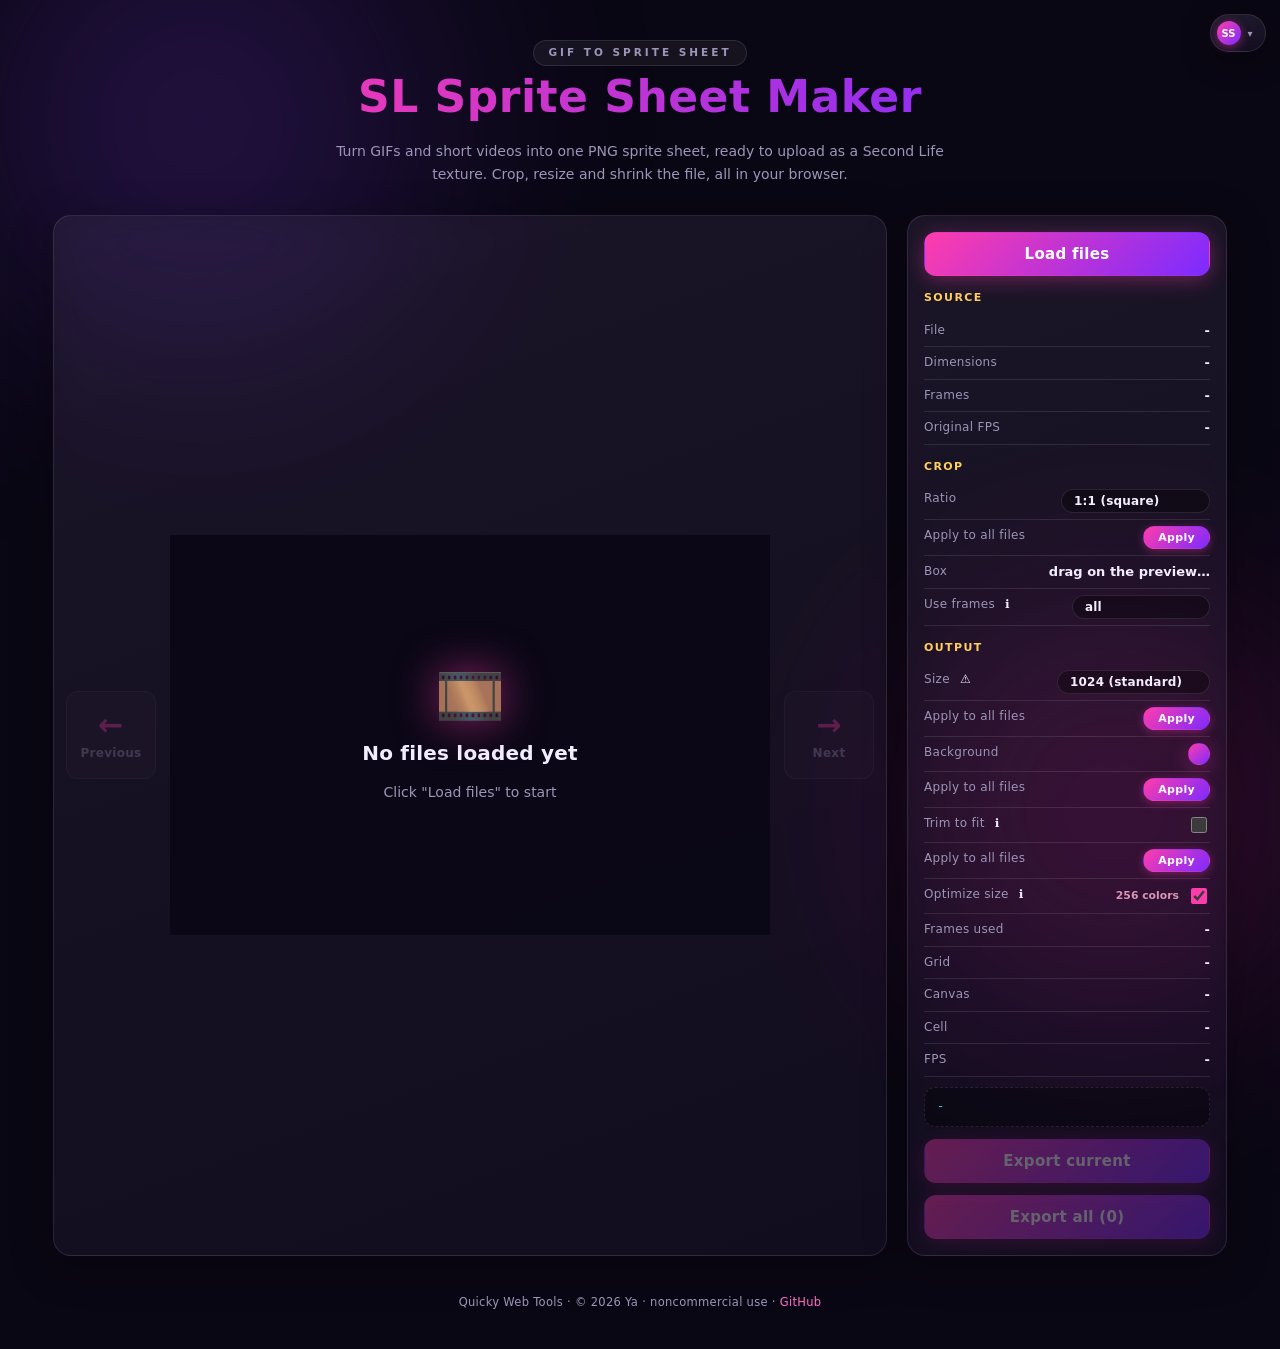
<file: SL Sprite Sheet Maker/sl_sprite_sheet_maker.html>
<!DOCTYPE html>
<!--
  ====================================================================
  SL Sprite Sheet Maker  (GIF → SL sprite sheet)
  Required Notice: Copyright © 2026 Ya.

  Application code in this file (UI, sprite-sheet generation logic,
  colour picker, ZIP / PNG encoders, palette quantiser, styles) is
  licensed under the PolyForm Noncommercial License 1.0.0. See the
  LICENSE file at the repo root for terms.
  Terms: https://polyformproject.org/licenses/noncommercial/1.0.0

  --------------------------------------------------------------------
  THIRD-PARTY CODE BUNDLED IN THIS FILE (separate authorship & licence;
  see THIRD-PARTY-NOTICES.md at the repo root for full licence texts)
  --------------------------------------------------------------------

    • gifuct-js - © 2015 Matt Way. MIT License.
      Source: https://github.com/matt-way/gifuct-js

  Ya claims NO authorship over the bundled library. It is included
  unmodified under the redistribution terms granted by its licence.

  MIT License (applies to gifuct-js - Copyright (c) 2015 Matt Way):

    Permission is hereby granted, free of charge, to any person
    obtaining a copy of this software and associated documentation
    files (the "Software"), to deal in the Software without
    restriction, including without limitation the rights to use,
    copy, modify, merge, publish, distribute, sublicense, and/or
    sell copies of the Software, and to permit persons to whom the
    Software is furnished to do so, subject to the following
    conditions: The above copyright notice and this permission
    notice shall be included in all copies or substantial portions
    of the Software. THE SOFTWARE IS PROVIDED "AS IS", WITHOUT
    WARRANTY OF ANY KIND, EXPRESS OR IMPLIED, INCLUDING BUT NOT
    LIMITED TO THE WARRANTIES OF MERCHANTABILITY, FITNESS FOR A
    PARTICULAR PURPOSE AND NONINFRINGEMENT. IN NO EVENT SHALL THE
    AUTHORS OR COPYRIGHT HOLDERS BE LIABLE FOR ANY CLAIM, DAMAGES OR
    OTHER LIABILITY, WHETHER IN AN ACTION OF CONTRACT, TORT OR
    OTHERWISE, ARISING FROM, OUT OF OR IN CONNECTION WITH THE
    SOFTWARE OR THE USE OR OTHER DEALINGS IN THE SOFTWARE.
  ====================================================================
-->
<html lang="en">
<head>
<meta charset="utf-8">
<meta name="viewport" content="width=device-width,initial-scale=1">
<title>SL Sprite Sheet Maker</title>
<!-- SHARED-CSS:BEGIN - auto-inlined from _shared/sl-nav.css by _shared/sync_inline.py. Do not hand-edit; edit the source and re-run the script. -->
<style>
/* =====================================================================
   SL Tools :: "Aurora Glass" shared theme + navigation  (v2)
   ---------------------------------------------------------------------
   Design language (adapted from the SL Music Slicer):
     - deep indigo base with two slowly drifting blurred aurora blobs
     - frosted-glass panels (backdrop blur + 1px light edge + 18px radius)
     - animated pink→purple→cyan gradient headlines
     - system font stack - no embedded webfonts, maximum readability

   The selector contract from v1 is preserved verbatim: every class,
   element rule, and CSS custom property keeps its old name so all
   tool-local CSS keeps working. Only the values changed.

   Browser support: Chrome / Edge / Brave / Firefox 103+ / Safari 14+.
   backdrop-filter and background-clip:text carry -webkit- prefixes.
   ===================================================================== */

:root {
  /* legacy names, remapped to the aurora palette */
  --slt-pink:    #ff6ec7;   /* lighter accent tint (gradient tops, hovers) */
  --slt-magenta: #ff3cac;   /* primary accent                              */
  --slt-cyan:    #2bd2ff;   /* secondary accent                            */
  --slt-blue:    #9d95b8;   /* dim / secondary text                        */
  --slt-purple:  #7c2bff;   /* tertiary accent                             */
  --slt-gold:    #ffcf5e;   /* highlight / active                          */
  --slt-bg-1:    #0a0714;
  --slt-bg-2:    #140b26;
  --slt-bg-3:    #1d1038;

  /* new tokens (v2) */
  --slt-txt:   #f2eeff;
  --slt-dim:   #9d95b8;
  --slt-good:  #00e5a0;
  --slt-warn:  #ffb84d;
  --slt-bad:   #ff5470;
  --slt-glass: rgba(255, 255, 255, 0.05);
  --slt-edge:  rgba(255, 255, 255, 0.10);
  --slt-font:  "Segoe UI Variable Text", "Segoe UI", system-ui, -apple-system, "Helvetica Neue", Arial, sans-serif;
  --slt-mono:  Consolas, "SF Mono", "Cascadia Mono", Menlo, monospace;
  --slt-grad:  linear-gradient(90deg, var(--slt-magenta), var(--slt-purple), var(--slt-cyan), var(--slt-magenta));
}

/* ---- Base body + aurora background --------------------------------- */
body.slt-themed {
  margin: 0;
  min-height: 100vh;
  background: var(--slt-bg-1) !important;
  color: var(--slt-txt);
  font: 14px/1.5 var(--slt-font);
  color-scheme: dark;
  overflow-x: hidden;
}
body.slt-themed::before,
body.slt-themed::after {
  content: "";
  position: fixed;
  z-index: 0;
  border-radius: 50%;
  filter: blur(110px);
  opacity: 0.45;
  pointer-events: none;
}
body.slt-themed::before {
  width: 55vw; height: 55vw;
  background: radial-gradient(circle, #5b2ba8, transparent 65%);
  top: -18vw; left: -12vw;
  animation: slt-drift 26s ease-in-out infinite alternate;
}
body.slt-themed::after {
  width: 46vw; height: 46vw;
  background: radial-gradient(circle, #b41f7e, transparent 65%);
  bottom: -16vw; right: -10vw;
  animation: slt-drift 30s -15s ease-in-out infinite alternate-reverse;
}
@keyframes slt-drift {
  to { transform: translate(6vw, 4vh) scale(1.18); }
}
body.slt-themed ::selection { background: rgba(255, 60, 172, 0.4); }

/* Legacy element from the v1 theme - kept as a no-op so old tool HTML
   that still renders <div class="slt-scanlines"> stays harmless. */
.slt-scanlines { display: none !important; }

/* Mouse-follow glow layer (injected by sl-nav.js; decorative only) */
.slt-glow {
  position: fixed; inset: 0;
  z-index: 1;
  pointer-events: none;
  background: radial-gradient(340px circle at var(--slt-mx, -600px) var(--slt-my, -600px),
    rgba(124, 43, 255, 0.14), transparent 65%);
  mix-blend-mode: screen;
}

/* Lift every element above the aurora blobs. */
body.slt-themed > *:not(.slt-scanlines):not(.slt-nav):not(.slt-glow) {
  position: relative;
  z-index: 1;
}


/* ---- Floating navigation pill (top-right) --------------------------
   Two states, persisted in localStorage:
     data-open="false" → only the small glass handle is visible
     data-open="true"  → glass dropdown panel below it            */
.slt-nav {
  position: fixed;
  top: 14px;
  right: 14px;
  z-index: 1000;
  display: flex;
  flex-direction: column;
  align-items: flex-end;
  gap: 8px;
  font-family: var(--slt-font);
  /* The closed panel still takes up its full box, so the container reaches
     far down the right edge. Without this it swallows every click on the
     page underneath it - only the nav's own controls may be clickable. */
  pointer-events: none;
}

.slt-nav-handle {
  pointer-events: auto;
  display: inline-flex;
  align-items: center;
  gap: 7px;
  width: auto;
  margin: 0;
  padding: 6px 12px 6px 6px;
  background: linear-gradient(160deg, rgba(255,255,255,0.08), rgba(255,255,255,0.02)), rgba(17, 10, 34, 0.65);
  border: 1px solid var(--slt-edge);
  border-radius: 999px;
  cursor: pointer;
  color: var(--slt-txt);
  font-family: inherit;
  font-size: 12px;
  font-weight: 600;
  letter-spacing: 0.4px;
  outline: none;
  box-shadow: 0 8px 30px rgba(0, 0, 0, 0.45);
  transition: box-shadow .18s, transform .12s, border-color .18s;
  -webkit-backdrop-filter: blur(14px);
          backdrop-filter: blur(14px);
}
.slt-nav-handle:hover {
  border-color: var(--slt-magenta);
  box-shadow: 0 8px 30px rgba(0, 0, 0, 0.45), 0 0 22px rgba(255, 60, 172, 0.35);
  transform: translateY(1px);
}
.slt-nav-handle:focus-visible {
  outline: 2px solid var(--slt-cyan);
  outline-offset: 2px;
}
.slt-nav[data-open="true"] .slt-nav-handle {
  border-color: transparent;
  background:
    linear-gradient(rgba(24, 14, 46, 0.92), rgba(24, 14, 46, 0.92)) padding-box,
    var(--slt-grad) border-box;
  background-size: auto, 300% 100%;
  animation: slt-hue 9s linear infinite;
}

/* Current-tool badge inside the handle */
.slt-nav-current {
  display: inline-flex;
  align-items: center;
  justify-content: center;
  width: 24px; height: 24px;
  border-radius: 999px;
  background: linear-gradient(135deg, var(--slt-magenta), var(--slt-purple));
  color: #fff;
  font-size: 10px;
  font-weight: 800;
  letter-spacing: 0;
  box-shadow: 0 2px 10px rgba(255, 60, 172, 0.45);
}

.slt-nav-chevron {
  display: inline-block;
  font-size: 10px;
  color: var(--slt-dim);
  transition: transform .25s ease;
}
.slt-nav[data-open="true"] .slt-nav-chevron { transform: rotate(180deg); }

/* Dropdown panel */
.slt-nav-panel {
  width: 290px;
  max-width: calc(100vw - 28px);
  background: linear-gradient(160deg, rgba(255,255,255,0.055), rgba(255,255,255,0.015)), rgba(17, 10, 34, 0.78);
  border: 1px solid var(--slt-edge);
  border-radius: 18px;
  box-shadow: 0 18px 60px rgba(0, 0, 0, 0.55);
  padding: 10px;
  -webkit-backdrop-filter: blur(18px) saturate(1.3);
          backdrop-filter: blur(18px) saturate(1.3);
  position: relative;

  opacity: 0;
  transform: translateY(-6px) scale(0.98);
  transform-origin: top right;
  pointer-events: none;
  transition: opacity .18s ease, transform .22s cubic-bezier(.2, .9, .3, 1.2);
}
.slt-nav-panel::before { content: none; }
.slt-nav[data-open="true"] .slt-nav-panel {
  opacity: 1;
  transform: translateY(0) scale(1);
  pointer-events: auto;
}

/* Panel header (brand + tagline) */
.slt-nav-panel-header {
  padding: 8px 6px 10px;
  margin-bottom: 6px;
  border-bottom: 1px solid var(--slt-edge);
  text-align: center;
}
.slt-nav-handle-brand {
  display: block;
  background: var(--slt-grad);
  background-size: 300% 100%;
  -webkit-background-clip: text;
          background-clip: text;
  -webkit-text-fill-color: transparent;
  color: transparent;
  animation: slt-hue 9s linear infinite;
  font-weight: 800;
  font-size: 15px;
  letter-spacing: 1px;
  text-align: center;
}
.slt-nav-panel-tagline {
  display: block;
  font-size: 10px;
  font-weight: 600;
  letter-spacing: 3px;
  text-transform: uppercase;
  color: var(--slt-dim);
  margin-top: 3px;
}

.slt-nav-list {
  display: flex;
  flex-direction: column;
  gap: 5px;
  list-style: none;
  margin: 0;
  padding: 0;
}

.slt-nav-btn {
  display: flex;
  align-items: center;
  gap: 10px;
  padding: 8px 10px;
  font-family: inherit;
  font-size: 13px;
  font-weight: 600;
  text-decoration: none;
  color: var(--slt-txt);
  background: var(--slt-glass);
  border: 1px solid var(--slt-edge);
  border-radius: 13px;
  cursor: pointer;
  transition: transform .15s, border-color .15s, box-shadow .15s;
}
.slt-nav-btn:hover {
  border-color: rgba(255, 255, 255, 0.28);
  transform: translateX(-3px);
  box-shadow: 0 4px 18px rgba(124, 43, 255, 0.25);
}
.slt-nav-btn:focus-visible {
  outline: 2px solid var(--slt-cyan);
  outline-offset: 2px;
}
.slt-nav-btn.current {
  border: 1px solid transparent;
  background:
    linear-gradient(rgba(32, 18, 62, 0.9), rgba(32, 18, 62, 0.9)) padding-box,
    linear-gradient(90deg, var(--slt-magenta), var(--slt-purple), var(--slt-cyan)) border-box;
  box-shadow: 0 0 20px rgba(124, 43, 255, 0.3);
  cursor: default;
}
.slt-nav-btn.current:hover { transform: none; }

.slt-nav-badge {
  width: 28px; height: 28px;
  display: inline-flex;
  align-items: center;
  justify-content: center;
  border-radius: 9px;
  font-size: 11px;
  font-weight: 800;
  background: rgba(255, 255, 255, 0.07);
  color: var(--slt-dim);
  flex-shrink: 0;
}
.slt-nav-btn.current .slt-nav-badge {
  background: linear-gradient(135deg, var(--slt-magenta), var(--slt-purple));
  color: #fff;
  box-shadow: 0 2px 10px rgba(255, 60, 172, 0.4);
}

.slt-nav-name { line-height: 1.2; flex: 1; min-width: 0; }
.slt-nav-name small {
  display: block;
  font-weight: 500;
  font-size: 10.5px;
  letter-spacing: 0.2px;
  margin-top: 2px;
  color: var(--slt-dim);
}

/* Work-in-progress entries: amber badge + tinted border. */
.slt-nav-btn.wip { border-color: rgba(255, 184, 77, 0.35); }
.slt-nav-btn.wip:hover { border-color: rgba(255, 184, 77, 0.6); }
.slt-nav-wip {
  flex-shrink: 0;
  align-self: center;
  font-size: 9px;
  font-weight: 800;
  letter-spacing: 1px;
  padding: 3px 7px;
  border-radius: 999px;
  color: var(--slt-warn);
  background: rgba(255, 184, 77, 0.12);
  border: 1px solid rgba(255, 184, 77, 0.4);
}

/* Divider row that separates finished tools from WIP entries
   at the bottom of the dropdown list. */
.slt-nav-divider {
  display: flex;
  align-items: center;
  gap: 8px;
  margin: 7px 2px 2px;
  font-size: 8.5px;
  font-weight: 800;
  letter-spacing: 1.5px;
  text-transform: uppercase;
  color: var(--slt-warn);
  opacity: 0.85;
}
.slt-nav-divider::before,
.slt-nav-divider::after {
  content: "";
  flex: 1;
  height: 1px;
  background: rgba(255, 184, 77, 0.3);
}

/* Amber WIP chip variant for tool titlebars (sits next to the
   regular .slt-subtitle tagline chip). */
body.slt-themed .slt-subtitle.slt-wip {
  color: var(--slt-warn) !important;
  border-color: rgba(255, 184, 77, 0.4);
  background: rgba(255, 184, 77, 0.08);
  margin-left: 8px !important;
}

@media (max-width: 540px) {
  .slt-nav { top: 8px; right: 8px; }
  .slt-nav-panel { width: 250px; }
}

/* ---- Smooth cross-page transitions ---------------------------------
   Both directions are CSS animations: a transition cannot override a
   running/held animation on the same property, so the leaving fade
   must also be an animation to beat slt-page-in. */
body.slt-themed { animation: slt-page-in .28s ease-out both; }
@keyframes slt-page-in {
  from { opacity: 0; }
  to   { opacity: 1; }
}
html.slt-leaving body { animation: slt-page-out .18s ease-in forwards; }
@keyframes slt-page-out {
  from { opacity: 1; }
  to   { opacity: 0; }
}


/* =====================================================================
   Aurora UI - applied on every tool that opts in via
   <body class="slt-themed">. !important keeps the cascade on our side
   regardless of tool-local source order or specificity.
   ===================================================================== */

/* ---- Title block ----------------------------------------------------
   Same HTML contract as v1:
     <header class="slt-titlebar">
       <div class="slt-subtitle">Tagline</div>
       <h1 class="slt-title">SL Tool Name</h1>
       <p class="slt-lede">One-line description.</p>
     </header>                                                       */
body.slt-themed .slt-titlebar {
  text-align: center;
  margin: 26px auto 30px;
  max-width: 940px;
  position: relative;
  z-index: 1;
  padding: 0 16px;
}
body.slt-themed .slt-title {
  font-family: var(--slt-font) !important;
  font-weight: 800 !important;
  font-size: clamp(28px, 4.6vw, 44px) !important;
  line-height: 1.15 !important;
  letter-spacing: 0.5px !important;
  margin: 6px 0 0 !important;
  padding: 0 0 6px !important;
  text-align: center !important;
  text-transform: none !important;
  text-wrap: balance;
  background: var(--slt-grad) !important;
  background-size: 300% 100% !important;
  -webkit-background-clip: text !important;
          background-clip: text !important;
  -webkit-text-fill-color: transparent !important;
  color: transparent !important;
  animation: slt-hue 9s linear infinite;
  filter: none !important;
  text-shadow: none !important;
  transform: none !important;
  border: none !important;
}
@keyframes slt-hue {
  to { background-position: 300% 0; }
}
body.slt-themed .slt-subtitle {
  display: inline-block;
  font-family: var(--slt-font) !important;
  font-size: 10.5px !important;
  font-weight: 700 !important;
  text-align: center !important;
  color: var(--slt-dim) !important;
  letter-spacing: 3px !important;
  text-transform: uppercase;
  margin: 0 !important;
  padding: 4px 14px;
  border: 1px solid var(--slt-edge);
  border-radius: 999px;
  background: var(--slt-glass);
  text-shadow: none !important;
}
body.slt-themed .slt-subtitle-edition { display: none !important; }
body.slt-themed .slt-lede {
  text-align: center !important;
  color: var(--slt-dim) !important;
  margin: 12px auto 0 !important;
  max-width: 620px !important;
  font-size: 14px !important;
  line-height: 1.6 !important;
  text-shadow: none !important;
  font-family: var(--slt-font) !important;
}
body.slt-themed .slt-lede code {
  color: var(--slt-gold) !important;
  background: rgba(255, 207, 94, 0.08) !important;
  padding: 1px 6px !important;
  border: 1px solid rgba(255, 207, 94, 0.25) !important;
  border-radius: 6px !important;
  font-family: var(--slt-mono) !important;
  font-size: 0.92em !important;
}

/* ---- Headings ------------------------------------------------------ */
body.slt-themed h1 {
  font-family: var(--slt-font) !important;
  font-weight: 800 !important;
  letter-spacing: 0.4px !important;
  text-transform: none !important;
  background: var(--slt-grad) !important;
  background-size: 300% 100% !important;
  -webkit-background-clip: text !important;
          background-clip: text !important;
  -webkit-text-fill-color: transparent !important;
  color: transparent !important;
  animation: slt-hue 9s linear infinite;
  filter: none !important;
  text-shadow: none !important;
  border: none !important;
}
body.slt-themed h1 small {
  display: block !important;
  font-family: var(--slt-font) !important;
  font-size: 12px !important;
  letter-spacing: 0.5px !important;
  font-weight: 500 !important;
  text-transform: none !important;
  background: none !important;
  -webkit-text-fill-color: var(--slt-dim) !important;
  color: var(--slt-dim) !important;
  filter: none !important;
  text-shadow: none !important;
  margin: 4px 0 0 0 !important;
  animation: none;
}
body.slt-themed h2 {
  font-family: var(--slt-font) !important;
  font-weight: 700 !important;
  letter-spacing: 1.6px !important;
  text-transform: uppercase !important;
  font-size: 12px !important;
  color: var(--slt-cyan) !important;
  text-shadow: none !important;
  border-bottom-color: var(--slt-edge) !important;
}
body.slt-themed h3 {
  font-family: var(--slt-font) !important;
  font-weight: 700 !important;
  letter-spacing: 1.4px !important;
  text-transform: uppercase !important;
  font-size: 11px !important;
  color: var(--slt-gold) !important;
  text-shadow: none !important;
}

/* ---- Panels / cards / canvas wrappers ------------------------------ */
body.slt-themed .panel,
body.slt-themed .preview-area,
body.slt-themed .canvas-wrap,
body.slt-themed details.advanced {
  background: linear-gradient(160deg, rgba(255,255,255,0.055), rgba(255,255,255,0.015)), rgba(17, 10, 34, 0.55) !important;
  border: 1px solid var(--slt-edge) !important;
  border-radius: 18px !important;
  box-shadow: 0 10px 40px rgba(0, 0, 0, 0.35) !important;
  -webkit-backdrop-filter: blur(18px) saturate(1.3);
          backdrop-filter: blur(18px) saturate(1.3);
  position: relative;
}

/* ---- Inputs / selects / textareas ---------------------------------- */
body.slt-themed input[type="text"],
body.slt-themed input[type="number"],
body.slt-themed input[type="search"],
body.slt-themed input[type="email"],
body.slt-themed input[type="tel"],
body.slt-themed input[type="url"],
body.slt-themed input[type="password"],
body.slt-themed select,
body.slt-themed textarea {
  background: rgba(0, 0, 0, 0.35) !important;
  border: 1px solid var(--slt-edge) !important;
  border-radius: 11px !important;
  color: var(--slt-txt) !important;
  font-family: var(--slt-font) !important;
  letter-spacing: 0.2px !important;
  text-shadow: none !important;
  outline: none !important;
  transition: border-color .15s, box-shadow .15s;
}
body.slt-themed input[type="text"]:focus,
body.slt-themed input[type="number"]:focus,
body.slt-themed input[type="search"]:focus,
body.slt-themed select:focus,
body.slt-themed textarea:focus {
  border-color: var(--slt-cyan) !important;
  box-shadow: 0 0 0 3px rgba(43, 210, 255, 0.16) !important;
}
body.slt-themed input::placeholder,
body.slt-themed textarea::placeholder {
  color: rgba(157, 149, 184, 0.65) !important;
}
body.slt-themed select option {
  background: var(--slt-bg-2) !important;
  color: var(--slt-txt) !important;
}
body.slt-themed input[type="color"] {
  background: rgba(0, 0, 0, 0.35) !important;
  border: 1px solid var(--slt-edge) !important;
  border-radius: 9px !important;
}
body.slt-themed input[type="checkbox"],
body.slt-themed input[type="radio"],
body.slt-themed input[type="range"] {
  accent-color: var(--slt-magenta) !important;
}

/* ---- Buttons --------------------------------------------------------
   Plain <button> keeps its v1 role as the tool's PRIMARY action
   (Load / Export / Combine) → pink→purple gradient pill with a sheen
   sweep. Subtle variants: .secondary/.btn-secondary/.small and the
   toggle-pad classes below. */
body.slt-themed button:not(.layout-btn):not(.deco-btn):not(.mode-btn):not(.preset-btn):not(.navbtn):not(.thumb-x):not(.aspect-sel):not(.apply-all):not(.clear-bar):not(.warn):not(.slt-nav-handle):not(.slt-nav-btn):not(.marquee-btn):not(.clear) {
  font-family: var(--slt-font) !important;
  font-weight: 700 !important;
  letter-spacing: 0.3px !important;
  text-transform: none !important;
  color: #fff !important;
  background: linear-gradient(135deg, var(--slt-magenta), var(--slt-purple)) !important;
  border: 1px solid transparent !important;
  border-radius: 12px !important;
  text-shadow: none !important;
  box-shadow: 0 4px 20px rgba(255, 60, 172, 0.35) !important;
  cursor: pointer;
  position: relative;
  overflow: hidden;
  transition: transform .15s, box-shadow .15s, filter .15s !important;
}
body.slt-themed button:not(:disabled):not(.thumb-x):hover {
  transform: translateY(-1px) !important;
  filter: brightness(1.08);
  box-shadow: 0 6px 28px rgba(255, 60, 172, 0.5) !important;
}
body.slt-themed button:not(:disabled):not(.thumb-x):active {
  transform: translateY(0) scale(0.98) !important;
}
body.slt-themed button:disabled {
  opacity: 0.35 !important;
  cursor: default !important;
  filter: none !important;
  transform: none !important;
  box-shadow: none !important;
}
body.slt-themed button:focus-visible {
  outline: 2px solid var(--slt-cyan) !important;
  outline-offset: 2px !important;
}
body.slt-themed button.secondary,
body.slt-themed button.btn-secondary {
  background: var(--slt-glass) !important;
  color: var(--slt-txt) !important;
  border: 1px solid rgba(255, 255, 255, 0.14) !important;
  text-shadow: none !important;
  box-shadow: none !important;
}
body.slt-themed button.secondary:hover:not(:disabled),
body.slt-themed button.btn-secondary:hover:not(:disabled) {
  border-color: var(--slt-purple) !important;
  box-shadow: 0 4px 18px rgba(124, 43, 255, 0.28) !important;
}
body.slt-themed button.small {
  font-size: 12px !important;
  font-weight: 600 !important;
  letter-spacing: 0.2px !important;
  padding: 6px 12px !important;
  border-radius: 9px !important;
}

/* ---- Toggle/option pad buttons (div- or button-based grids) -------- */
body.slt-themed .layout-btn,
body.slt-themed .deco-btn,
body.slt-themed .mode-btn,
body.slt-themed .preset-btn,
body.slt-themed .navbtn {
  background: var(--slt-glass) !important;
  border: 1px solid var(--slt-edge) !important;
  color: var(--slt-dim) !important;
  border-radius: 12px !important;
  font-family: var(--slt-font) !important;
  font-weight: 600 !important;
  text-shadow: none !important;
  transition: transform .15s, border-color .15s, box-shadow .15s, color .15s !important;
  box-shadow: none !important;
}
body.slt-themed .layout-btn:hover,
body.slt-themed .deco-btn:hover,
body.slt-themed .mode-btn:hover,
body.slt-themed .preset-btn:hover,
body.slt-themed .navbtn:hover:not(:disabled) {
  border-color: rgba(255, 255, 255, 0.28) !important;
  color: var(--slt-txt) !important;
  background: rgba(255, 255, 255, 0.07) !important;
  box-shadow: 0 4px 18px rgba(124, 43, 255, 0.22) !important;
  transform: translateY(-1px) !important;
}
body.slt-themed .layout-btn.active,
body.slt-themed .deco-btn.active,
body.slt-themed .mode-btn.active,
body.slt-themed .preset-btn.active {
  border: 1px solid transparent !important;
  background:
    linear-gradient(rgba(32, 18, 62, 0.92), rgba(32, 18, 62, 0.92)) padding-box,
    linear-gradient(90deg, var(--slt-magenta), var(--slt-cyan)) border-box !important;
  color: var(--slt-txt) !important;
  text-shadow: none !important;
  box-shadow: 0 0 16px rgba(124, 43, 255, 0.35) !important;
}
body.slt-themed .layout-btn.active .layout-icon { color: var(--slt-gold) !important; }
body.slt-themed .navbtn .arrow {
  color: var(--slt-magenta) !important;
  text-shadow: none !important;
}
body.slt-themed .navbtn:disabled { opacity: 0.3 !important; }

/* ---- Apply-all + aspect-sel pills ----------------------------------- */
body.slt-themed .apply-all {
  background: linear-gradient(135deg, var(--slt-magenta), var(--slt-purple)) !important;
  color: #fff !important;
  border: 1px solid transparent !important;
  border-radius: 999px !important;
  font-family: var(--slt-font) !important;
  font-size: 11px !important;
  font-weight: 700 !important;
  letter-spacing: 0.3px !important;
  text-shadow: none !important;
  box-shadow: 0 2px 10px rgba(255, 60, 172, 0.35) !important;
}
body.slt-themed .apply-all:hover:not(:disabled) {
  filter: brightness(1.08);
  box-shadow: 0 4px 16px rgba(255, 60, 172, 0.5) !important;
}
body.slt-themed .aspect-sel {
  background: rgba(0, 0, 0, 0.35) !important;
  color: var(--slt-txt) !important;
  border: 1px solid var(--slt-edge) !important;
  border-radius: 999px !important;
  font-family: var(--slt-font) !important;
  font-weight: 600 !important;
}

/* ---- Big banner clear button ---------------------------------------- */
body.slt-themed .clear-bar {
  background: rgba(17, 10, 34, 0.55) !important;
  color: var(--slt-dim) !important;
  border: 1px solid var(--slt-edge) !important;
  border-top: none !important;
  border-radius: 0 0 18px 18px !important;
  text-shadow: none !important;
  font-family: var(--slt-font) !important;
  letter-spacing: 0.6px !important;
  text-transform: none !important;
  box-shadow: none !important;
  transition: background .18s, color .18s, box-shadow .18s !important;
}
body.slt-themed .clear-bar:hover {
  background: rgba(255, 84, 112, 0.14) !important;
  color: var(--slt-bad) !important;
  text-shadow: none !important;
  box-shadow: inset 0 0 30px rgba(255, 84, 112, 0.12) !important;
}
body.slt-themed .clear-bar.confirm {
  background: linear-gradient(135deg, var(--slt-bad), #c2185b) !important;
  color: #fff !important;
  border-color: transparent !important;
}

/* ---- Thumbnail close button (small X) ------------------------------- */
body.slt-themed .thumb-x {
  background: var(--slt-bad) !important;
  color: #fff !important;
  border: 2px solid var(--slt-bg-1) !important;
  text-shadow: none !important;
  box-shadow: 0 2px 8px rgba(255, 84, 112, 0.5) !important;
}

/* ---- Info rows (key/value display) ---------------------------------- */
body.slt-themed .info-row {
  border-bottom: 1px solid var(--slt-edge) !important;
  font-family: var(--slt-font) !important;
  color: var(--slt-txt) !important;
}
body.slt-themed .info-row span:first-child {
  color: var(--slt-dim) !important;
  font-family: var(--slt-font) !important;
  font-size: 12px !important;
  letter-spacing: 0.3px !important;
  text-transform: none !important;
  font-weight: 500 !important;
}
body.slt-themed .info-row span:last-child {
  color: var(--slt-txt) !important;
  font-weight: 600 !important;
  font-variant-numeric: tabular-nums;
  text-shadow: none !important;
}

/* ---- Stats grid ------------------------------------------------------ */
body.slt-themed .stat {
  background: rgba(0, 0, 0, 0.32) !important;
  border: 1px solid var(--slt-edge) !important;
  border-radius: 13px !important;
}
body.slt-themed .stat .label {
  color: var(--slt-dim) !important;
  font-family: var(--slt-font) !important;
  font-size: 10px !important;
  letter-spacing: 1px !important;
  text-transform: uppercase !important;
  font-weight: 600 !important;
}
body.slt-themed .stat .value {
  color: var(--slt-txt) !important;
  text-shadow: none !important;
  font-family: var(--slt-font) !important;
  font-weight: 800 !important;
  font-variant-numeric: tabular-nums;
}
body.slt-themed .stat.warn .value { color: var(--slt-bad) !important; text-shadow: none !important; }
body.slt-themed .stat.good .value { color: var(--slt-good) !important; text-shadow: none !important; }

/* ---- Status banner --------------------------------------------------- */
body.slt-themed #status,
body.slt-themed .status {
  font-family: var(--slt-font) !important;
  font-size: 13px !important;
  letter-spacing: 0.2px !important;
  background: rgba(0, 0, 0, 0.32) !important;
  border: 1px solid var(--slt-edge) !important;
  border-radius: 11px !important;
  color: var(--slt-dim) !important;
}
body.slt-themed #status.ok,
body.slt-themed .status.ok {
  color: var(--slt-good) !important;
  background: rgba(0, 229, 160, 0.08) !important;
  border-color: rgba(0, 229, 160, 0.35) !important;
  text-shadow: none !important;
}
body.slt-themed #status.error,
body.slt-themed .status.error,
body.slt-themed #status.err,
body.slt-themed .status.err {
  color: var(--slt-bad) !important;
  background: rgba(255, 84, 112, 0.08) !important;
  border-color: rgba(255, 84, 112, 0.4) !important;
  text-shadow: none !important;
}

/* ---- Help / detail blocks -------------------------------------------- */
body.slt-themed details:not(.advanced) {
  border: 1px solid var(--slt-edge) !important;
  border-radius: 14px !important;
  background: var(--slt-glass) !important;
  padding: 10px 14px !important;
}
body.slt-themed details > summary {
  cursor: pointer !important;
  font-family: var(--slt-font) !important;
  font-weight: 700 !important;
  letter-spacing: 0.4px !important;
  text-transform: none !important;
  color: var(--slt-cyan) !important;
  text-shadow: none !important;
  font-size: 12.5px !important;
}
body.slt-themed details.advanced > summary {
  color: var(--slt-magenta) !important;
  text-shadow: none !important;
}
body.slt-themed .help,
body.slt-themed details p,
body.slt-themed details .help {
  color: var(--slt-dim) !important;
  font-family: var(--slt-font) !important;
  font-size: 12.5px !important;
  line-height: 1.6 !important;
}
body.slt-themed details code,
body.slt-themed .help code {
  color: var(--slt-gold) !important;
  background: rgba(255, 207, 94, 0.08) !important;
  border: 1px solid rgba(255, 207, 94, 0.22) !important;
  padding: 1px 5px !important;
  border-radius: 6px !important;
  font-family: var(--slt-mono) !important;
  font-size: 0.92em !important;
}

/* ---- Filename / monospace label -------------------------------------- */
body.slt-themed .filename {
  background: rgba(0, 0, 0, 0.35) !important;
  border: 1px dashed var(--slt-edge) !important;
  color: var(--slt-cyan) !important;
  border-radius: 11px !important;
  font-family: var(--slt-mono) !important;
  font-size: 12px !important;
  text-shadow: none !important;
}

/* ---- Drop zone (label.drop) ------------------------------------------ */
body.slt-themed .drop {
  border: 2px dashed rgba(255, 255, 255, 0.18) !important;
  border-radius: 18px !important;
  background: rgba(255, 255, 255, 0.02) !important;
  color: var(--slt-dim) !important;
  font-family: var(--slt-font) !important;
  text-shadow: none !important;
  transition: border-color .2s, background .2s, box-shadow .2s, transform .2s !important;
}
body.slt-themed .drop:hover,
body.slt-themed .drop.hover,
body.slt-themed .drop.drag,
body.slt-themed .drop.over {
  border-color: var(--slt-magenta) !important;
  color: var(--slt-txt) !important;
  background: rgba(255, 60, 172, 0.07) !important;
  box-shadow: inset 0 0 34px rgba(255, 60, 172, 0.12) !important;
}
body.slt-themed .drop strong,
body.slt-themed .drop b {
  font-family: var(--slt-font) !important;
  font-weight: 700 !important;
  letter-spacing: 0.2px !important;
  color: var(--slt-txt) !important;
  text-shadow: none !important;
  text-transform: none !important;
}
body.slt-themed .drop small { color: var(--slt-dim) !important; }

/* ---- Thumbnails strip ------------------------------------------------- */
/* Cap the full-bleed workspace (Anim Priority + Sprite Sheet) so those
   two tools sit centered at the same width as the rest of the family. */
body.slt-themed #workspace {
  max-width: 1200px;
  margin-left: auto;
  margin-right: auto;
}
body.slt-themed .thumbs {
  background: rgba(17, 10, 34, 0.55) !important;
  border: 1px solid var(--slt-edge) !important;
  border-bottom: none !important;
  border-radius: 18px 18px 0 0 !important;
  box-shadow: none !important;
}
/* Before any files are loaded the strip is empty - without content it
   renders as a stray glass bar above the footer, so hide it. */
body.slt-themed .thumbs:empty { display: none !important; }
body.slt-themed .thumb {
  background: var(--slt-glass) !important;
  border: 1px solid transparent !important;
  border-radius: 13px !important;
  transition: transform .15s, border-color .15s, box-shadow .15s !important;
}
body.slt-themed .thumb:hover {
  border-color: rgba(255, 255, 255, 0.28) !important;
  box-shadow: 0 4px 18px rgba(124, 43, 255, 0.22) !important;
}
body.slt-themed .thumb.active {
  border: 1px solid transparent !important;
  background:
    linear-gradient(rgba(32, 18, 62, 0.9), rgba(32, 18, 62, 0.9)) padding-box,
    linear-gradient(90deg, var(--slt-magenta), var(--slt-purple), var(--slt-cyan)) border-box !important;
  box-shadow: 0 0 20px rgba(124, 43, 255, 0.3) !important;
}
body.slt-themed .thumb-icon {
  background: rgba(0, 0, 0, 0.3) !important;
  color: var(--slt-dim) !important;
  border-radius: 9px !important;
}
body.slt-themed .thumb-icon .pri-badge {
  background: linear-gradient(135deg, var(--slt-magenta), var(--slt-purple)) !important;
  color: #fff !important;
  font-family: var(--slt-font) !important;
  font-weight: 800 !important;
  border-radius: 999px !important;
  box-shadow: 0 2px 8px rgba(255, 60, 172, 0.4) !important;
}
body.slt-themed .thumb-icon.changed .pri-badge {
  background: var(--slt-good) !important;
  color: #03121a !important;
  box-shadow: 0 2px 8px rgba(0, 229, 160, 0.45) !important;
}
body.slt-themed .thumb-label {
  color: var(--slt-dim) !important;
  font-family: var(--slt-font) !important;
  font-weight: 600 !important;
}
body.slt-themed .thumb.marked {
  outline: 2px solid var(--slt-bad) !important;
  outline-offset: 2px !important;
}

/* ---- Per-button list rows ---------------------------------------------- */
body.slt-themed .btn-row {
  background: var(--slt-glass) !important;
  border: 1px solid var(--slt-edge) !important;
  border-radius: 11px !important;
}
body.slt-themed .btn-row .idx {
  color: var(--slt-dim) !important;
  font-family: var(--slt-mono) !important;
  font-weight: 600 !important;
}

/* ---- Toggle row -------------------------------------------------------- */
body.slt-themed .toggle-row {
  background: var(--slt-glass) !important;
  border: 1px solid var(--slt-edge) !important;
  border-radius: 11px !important;
  color: var(--slt-txt) !important;
}

/* ---- Placeholder / viewer empty state ----------------------------------- */
body.slt-themed .ph {
  background: rgba(10, 7, 20, 0.85) !important;
  border-radius: 0 !important;
}
body.slt-themed .ph-icon { filter: drop-shadow(0 0 18px rgba(255, 60, 172, 0.55)) !important; }
body.slt-themed .ph-heart { filter: drop-shadow(0 0 22px rgba(255, 60, 172, 0.6)) !important; }
body.slt-themed .ph-title {
  color: var(--slt-txt) !important;
  font-family: var(--slt-font) !important;
  font-weight: 800 !important;
  text-shadow: none !important;
}
body.slt-themed .ph-sub {
  color: var(--slt-dim) !important;
  font-family: var(--slt-font) !important;
}

/* ---- Playback controls --------------------------------------------------- */
body.slt-themed .playback {
  background: rgba(0, 0, 0, 0.32) !important;
  border: 1px solid var(--slt-edge) !important;
  border-radius: 13px !important;
}
body.slt-themed .playback button {
  font-size: 12px !important;
  letter-spacing: 0.2px !important;
  padding: 5px 13px !important;
  border-radius: 999px !important;
}
body.slt-themed .playback .timebar {
  background: rgba(0, 0, 0, 0.42) !important;
  border: none !important;
  border-radius: 999px !important;
}
body.slt-themed .playback .timebar .fill {
  background: linear-gradient(90deg, var(--slt-magenta), var(--slt-purple), var(--slt-cyan)) !important;
  box-shadow: none !important;
  border-radius: 999px !important;
}
body.slt-themed .playback .timetext {
  color: var(--slt-dim) !important;
  font-family: var(--slt-mono) !important;
  font-variant-numeric: tabular-nums;
}

/* ---- Credit footer --------------------------------------------------------- */
body.slt-themed .credit {
  color: var(--slt-dim) !important;
  font-family: var(--slt-font) !important;
  letter-spacing: 0.3px !important;
  opacity: 0.85;
}
body.slt-themed .credit b,
body.slt-themed .credit a {
  color: var(--slt-pink) !important;
  text-shadow: none !important;
  text-decoration: none;
}
body.slt-themed .credit a:hover { text-decoration: underline; }

/* ---- Unified tool footer ----------------------------------------------------
   Every tool renders the same one-line footer:
     <footer class="slt-footer">Quicky Web Tools · © 2026 Ya ·
       noncommercial use · <a href=...>GitHub</a></footer>          */
body.slt-themed .slt-footer {
  position: relative;
  z-index: 1;
  text-align: center;
  margin: 38px auto 14px;
  font-size: 11.5px;
  letter-spacing: 0.3px;
  color: var(--slt-dim);
  font-family: var(--slt-font);
}
body.slt-themed .slt-footer a {
  color: var(--slt-pink);
  text-decoration: none;
}
body.slt-themed .slt-footer a:hover { text-decoration: underline; }

/* ---- Scrollbars (WebKit + Firefox) ------------------------------------------ */
body.slt-themed ::-webkit-scrollbar { width: 10px; height: 10px; }
body.slt-themed ::-webkit-scrollbar-track { background: transparent; }
body.slt-themed ::-webkit-scrollbar-thumb {
  background: linear-gradient(180deg, var(--slt-purple), var(--slt-magenta));
  border-radius: 6px;
  border: 2px solid var(--slt-bg-1);
}
body.slt-themed ::-webkit-scrollbar-thumb:hover {
  background: linear-gradient(180deg, var(--slt-magenta), var(--slt-pink));
}
body.slt-themed {
  scrollbar-width: thin;
  scrollbar-color: var(--slt-purple) transparent;
}

/* ---- Generic body text defaults ----------------------------------------------- */
body.slt-themed { color: var(--slt-txt); }
body.slt-themed label { color: var(--slt-txt); }
body.slt-themed .hint { color: var(--slt-dim) !important; opacity: 1 !important; }


/* =====================================================================
   Layout consolidations
   ---------------------------------------------------------------------
   Structure-only rules shared by two or more tools (spacing, flex/grid
   skeletons). Unchanged from v1 except font-family tokens.
   ===================================================================== */

/* ---- Universal resets / form a11y ---- */
body.slt-themed * {
  box-sizing: border-box;
  -webkit-tap-highlight-color: transparent;
}
body.slt-themed input,
body.slt-themed select,
body.slt-themed button { outline: none; }
body.slt-themed input:focus-visible,
body.slt-themed select:focus-visible {
  outline: 2px solid var(--slt-cyan);
  outline-offset: 1px;
}
body.slt-themed input:-webkit-autofill,
body.slt-themed input:-webkit-autofill:hover,
body.slt-themed input:-webkit-autofill:focus,
body.slt-themed input:-webkit-autofill:active {
  -webkit-box-shadow: 0 0 0 1000px rgba(10, 7, 20, 0.9) inset !important;
  -webkit-text-fill-color: var(--slt-txt) !important;
  caret-color: var(--slt-txt);
  transition: background-color 9999s ease-out;
}

/* ---- Workspace layout (Anim Priority + Sprite Sheet) ---- */
body.slt-themed .canvas-wrap {
  padding: 12px;
  display: flex;
  flex-direction: column;
  justify-content: center;
}
body.slt-themed .canvas-stack {
  position: relative;
  display: flex;
}
body.slt-themed .ph {
  position: absolute; inset: 0;
  display: flex; flex-direction: column;
  align-items: center; justify-content: center;
  gap: 14px;
  pointer-events: none;
}
body.slt-themed .ph-icon,
body.slt-themed .ph-heart {
  font-size: 56px;
  line-height: 1;
}
body.slt-themed .ph-title { font-size: 20px; letter-spacing: 0.2px; }
body.slt-themed .ph-sub { font-size: 14px; }

body.slt-themed .canvas-nav {
  display: flex;
  align-items: center;
  gap: 14px;
  justify-content: center;
}
body.slt-themed .navbtn {
  width: 90px;
  padding: 18px 8px;
  cursor: pointer;
  margin: 0;
  display: flex;
  flex-direction: column;
  align-items: center;
  gap: 6px;
  font-size: 12px;
  font-weight: 700;
}
body.slt-themed .navbtn .arrow { font-size: 30px; line-height: 1; }

body.slt-themed .panel { width: 320px; padding: 16px; }
body.slt-themed .panel h3 { margin: 0 0 8px; font-size: 11px; }
body.slt-themed .info-row {
  display: flex;
  justify-content: space-between;
  padding: 6px 0;
  font-size: 13px;
}
body.slt-themed .info-row:last-child { border-bottom: none !important; }

body.slt-themed .filename {
  padding: 10px 12px;
  word-break: break-all;
  margin-top: 10px;
}

body.slt-themed .thumbs {
  display: flex;
  gap: 18px;
  margin-top: 14px;
  flex-wrap: wrap;
  padding: 18px;
  user-select: none;
  -webkit-user-select: none;
}
body.slt-themed .thumbs,
body.slt-themed .thumbs * { cursor: crosshair; }
body.slt-themed .thumbs .thumb-x { cursor: pointer; }
body.slt-themed .thumb {
  position: relative;
  padding: 4px;
  user-select: none;
  -webkit-user-select: none;
}
body.slt-themed .thumb-label {
  font-size: 10px;
  text-align: center;
  max-width: 76px;
  white-space: nowrap;
  overflow: hidden;
  text-overflow: ellipsis;
  margin-top: 4px;
  font-weight: 600;
}
body.slt-themed .thumb-x {
  position: absolute;
  top: 0; right: 0;
  transform: translate(50%, -50%) !important;
  width: 22px; height: 22px;
  border-radius: 50%;
  cursor: pointer;
  font-size: 13px;
  line-height: 1;
  padding: 0;
  margin: 0;
  display: flex;
  align-items: center;
  justify-content: center;
  font-weight: bold;
  z-index: 5;
}

body.slt-themed .clear-bar {
  width: 100%;
  display: block;
  margin: 0;
  padding: 16px 24px;
  cursor: pointer;
  text-align: center;
  font-size: 15px;
  font-weight: 700;
}
@keyframes slt-pulse-clear {
  0%, 100% { transform: scale(1); }
  50%      { transform: scale(1.005); }
}
body.slt-themed .clear-bar.confirm {
  animation: slt-pulse-clear 1s ease-in-out infinite;
  letter-spacing: 0.8px;
}

body.slt-themed .marquee {
  position: fixed;
  pointer-events: none;
  z-index: 1000;
  border: 1.5px solid var(--slt-cyan);
  background: rgba(43, 210, 255, 0.12);
  box-shadow: 0 0 0 0.5px var(--slt-magenta);
  border-radius: 4px;
}

body.slt-themed .aspect-sel {
  padding: 4px 12px;
  font-size: 12px;
  cursor: pointer;
}
body.slt-themed .apply-all {
  padding: 4px 14px;
  font-size: 11px;
  cursor: pointer;
  margin: 0;
  width: auto;
  transition: transform .12s, box-shadow .12s, filter .12s;
}
body.slt-themed .apply-all:hover:not(:disabled) {
  transform: translateY(-1px);
}
body.slt-themed .apply-all.flash {
  animation: slt-apply-flash .6s ease;
}
@keyframes slt-apply-flash {
  50% { box-shadow: 0 0 18px var(--slt-magenta); }
}

body.slt-themed select.aspect-sel {
  appearance: none;
  background-image: url("data:image/svg+xml;utf8,<svg xmlns='http://www.w3.org/2000/svg' width='10' height='6' viewBox='0 0 10 6' fill='none'><path d='M1 1l4 4 4-4' stroke='%239d95b8' stroke-width='2' stroke-linecap='round' stroke-linejoin='round'/></svg>");
  background-repeat: no-repeat;
  background-position: right 10px center;
  padding-right: 26px;
}

/* ⓘ tooltip on hover */
body.slt-themed .warn {
  display: inline-block;
  margin-left: 6px;
  cursor: help;
  font-size: 15px;
  position: relative;
  font-family: "Segoe UI Emoji", "Apple Color Emoji", "Noto Color Emoji", sans-serif;
}
body.slt-themed .warn:hover::before {
  content: attr(data-tip);
  position: absolute;
  bottom: 100%;
  right: 0;
  margin-bottom: 8px;
  background: rgba(24, 14, 46, 0.97);
  color: var(--slt-txt);
  padding: 12px 16px;
  border-radius: 13px;
  border: 1px solid var(--slt-edge);
  white-space: pre-line;
  width: 270px;
  font-size: 11.5px;
  line-height: 1.55;
  font-family: var(--slt-font);
  z-index: 100;
  pointer-events: none;
  box-shadow: 0 12px 40px rgba(0, 0, 0, 0.5);
}
body.slt-themed .warn:hover::after {
  content: '';
  position: absolute;
  bottom: 100%;
  right: 4px;
  margin-bottom: 1px;
  border: 7px solid transparent;
  border-top-color: var(--slt-edge);
  z-index: 100;
}

body.slt-themed .credit {
  text-align: center;
  margin-top: 28px;
  padding: 12px 20px;
  font-size: 12px;
}

body.slt-themed .hint {
  font-size: 12px;
  margin-top: 8px;
  line-height: 1.5;
}

/* ---- Form layout (3D Text) ---- */
body.slt-themed .container {
  max-width: 1200px;
  margin: 0 auto;
  display: grid;
  grid-template-columns: 400px 1fr;
  gap: 18px;
}
body.slt-themed .container > h1 {
  grid-column: 1 / -1;
  margin-bottom: 10px;
  font-size: 26px;
}
body.slt-themed .container > h1 small { font-size: 13px; }

body.slt-themed .panel .row {
  display: flex;
  align-items: center;
  gap: 8px;
  margin-bottom: 10px;
}
body.slt-themed .panel .row label { flex: 1; font-size: 13px; }
body.slt-themed .panel .row input[type="number"],
body.slt-themed .panel .row input[type="text"],
body.slt-themed .panel .row select {
  padding: 7px 10px;
  font-size: 13px;
}
body.slt-themed .panel .row input[type="color"] {
  width: 36px;
  height: 28px;
  cursor: pointer;
  padding: 0;
}

body.slt-themed .preview-area {
  padding: 16px;
  display: flex;
  flex-direction: column;
  gap: 12px;
}

body.slt-themed .stats {
  display: grid;
  gap: 8px;
  font-size: 13px;
}
body.slt-themed .stat { padding: 8px; text-align: center; }
body.slt-themed .stat .label { font-size: 10px; }
body.slt-themed .stat .value { font-size: 17px; font-weight: 800; }

body.slt-themed details { margin-top: 12px; }
body.slt-themed summary {
  cursor: pointer;
  font-size: 12.5px;
  padding: 4px 0;
}
body.slt-themed details p {
  font-size: 12px;
  line-height: 1.6;
  padding: 6px 0;
}

body.slt-themed .deco-btn,
body.slt-themed .preset-btn,
body.slt-themed .layout-btn,
body.slt-themed .mode-btn {
  cursor: pointer;
  text-align: center;
  transition: all .15s;
  margin: 0;
  width: auto;
  display: flex;
  flex-direction: column;
  align-items: center;
  justify-content: center;
}


/* =====================================================================
   Motion. The blanket prefers-reduced-motion switch that used to sit here
   was removed on the author's request: it silenced every animation in
   every tool, including ones that carry information rather than decoration
   (a progress fill, for one), and there was no way to keep those alive.
   The motion here is slow and small by design, so nothing races.
   ===================================================================== */

</style>
<!-- SHARED-CSS:END -->
<script>window.SLT_CURRENT = 'sprite-sheet';</script>
<style>
  /* Tool-local CSS - only the truly unique bits.
     All shared theming + layout lives in ../_shared/sl-nav.css. */
  body { padding: 14px 24px 24px; }

  /* Workspace `.row` (canvas + side panel layout). Different meaning
     from the form `.row` used by 3D Text / HUD inside `.panel`,
     hence kept tool-local. */
  .row { display: flex; gap: 20px; margin-top: 0 !important; align-items: stretch;
    flex-wrap: wrap; justify-content: center; }

  /* Drop zone sizing (theme paints the look) */
  .drop {
    position: relative; display: flex; flex-direction: column; align-items: center; gap: 10px;
    padding: 32px 24px; text-align: center; cursor: pointer;
    transition: all .18s ease;
  }
  .drop input { display: none; }
  .drop-icon { width: 40px; height: 40px; opacity: .9; }
  .drop:hover .drop-icon, .drop.drag .drop-icon { opacity: 1; }
  #dropText { font-size: 15px; font-weight: 600; }

  /* Sprite-sheet canvas inside the canvas-stack */
  canvas { display: block; cursor: crosshair; image-rendering: pixelated; border-radius: 2px; }

  /* Wide action buttons in this tool (Load GIFs / Export). */
  button { width: 100%; padding: 12px; cursor: pointer; font-size: 15px;
    margin-top: 12px; letter-spacing: .3px; }
  button:hover:not(:disabled) { transform: translateY(-1px); }

  /* Tool-specific: thumbnail content is a per-frame canvas (Anim Priority
     uses .thumb-icon instead). */
  .thumb canvas { display: block; width: 76px; height: 76px; border-radius: 8px; }
  .thumb.marked canvas { filter: brightness(0.55) saturate(0.6); }

  /* Background colour picker (tool-specific UI) */
  .bg-controls { display: flex; align-items: center; gap: 8px; }
  .bg-swatch {
    width: 22px; height: 22px; border-radius: 6px;
    border: 1.5px solid var(--slt-cyan); cursor: pointer;
    margin: 0; padding: 0; flex-shrink: 0;
    background-color: transparent;
    background-image:
      linear-gradient(45deg, rgba(43,210,255,0.25) 25%, transparent 25%, transparent 75%, rgba(43,210,255,0.25) 75%, rgba(43,210,255,0.25)),
      linear-gradient(45deg, rgba(43,210,255,0.25) 25%, rgba(0,0,0,0.7) 25%, rgba(0,0,0,0.7) 75%, rgba(43,210,255,0.25) 75%, rgba(43,210,255,0.25));
    background-size: 10px 10px;
    background-position: 0 0, 5px 5px;
  }
  .bg-swatch:hover { border-color: var(--slt-magenta); box-shadow: 0 0 8px var(--slt-magenta); }
  .bg-popup {
    position: absolute; z-index: 20;
    background: rgba(24,14,46,.97);
    border: 1.5px solid var(--slt-cyan);
    border-radius: 10px; padding: 12px;
    box-shadow: 0 8px 24px rgba(43,210,255,0.3), 0 0 0 1px rgba(255,60,172,0.3) inset;
    display: none;
  }
  .bg-popup.show { display: block; }
  .bg-grid { display: grid; grid-template-columns: repeat(6, 24px); gap: 8px; }
  .bg-custom {
    display: flex; gap: 6px; align-items: center;
    margin-top: 10px; padding-top: 10px;
    border-top: 1px dashed rgba(43,210,255,0.3);
  }
  .bg-custom input[type="color"] {
    width: 28px; height: 28px; padding: 0;
    border-radius: 6px; cursor: pointer; flex-shrink: 0;
  }
  .bg-custom input[type="color"]::-webkit-color-swatch { border: none; border-radius: 6px; }
  .bg-custom input[type="color"]::-webkit-color-swatch-wrapper { padding: 2px; border-radius: 6px; }
  .bg-custom input[type="text"] {
    flex: 1; padding: 5px 10px; min-width: 0; font-size: 11px;
  }
  .bg-pick {
    width: 24px; height: 24px; border-radius: 6px;
    cursor: pointer; border: 1.5px solid transparent;
    margin: 0; padding: 0;
    transition: transform .12s, border-color .12s;
  }
  .bg-pick:hover { border-color: var(--slt-magenta); transform: scale(1.15); }
  .bg-pick.active { border-color: var(--slt-gold); box-shadow: 0 0 0 2px var(--slt-magenta); }
  .bg-pick.transparent {
    background-color: transparent;
    background-image:
      linear-gradient(45deg, rgba(43,210,255,0.25) 25%, transparent 25%, transparent 75%, rgba(43,210,255,0.25) 75%, rgba(43,210,255,0.25)),
      linear-gradient(45deg, rgba(43,210,255,0.25) 25%, rgba(0,0,0,0.7) 25%, rgba(0,0,0,0.7) 75%, rgba(43,210,255,0.25) 75%, rgba(43,210,255,0.25));
    background-size: 12px 12px;
    background-position: 0 0, 6px 6px;
  }

</style>
</head>
<body class="slt-themed">
<!-- SHARED-JS:BEGIN - auto-inlined from _shared/sl-nav.js by _shared/sync_inline.py. Do not hand-edit; edit the source and re-run the script. -->
<script>
/* =====================================================================
   SL Tools :: Navigation bootstrapper
   - Detects which sibling tools exist (modular: missing folder = hidden)
   - Renders the floating synthwave nav pill (top-right, click to expand)
   - Wires the smooth fade-out transition between tools

   How modular detection works
   ---------------------------
   Each tool folder contains a tiny `_meta.js` that registers its own
   metadata into window.__SLT_AVAILABLE. This script tries to load that
   file via <script> tags - file:// allows local <script> loads and
   onerror fires reliably when the file is missing, so removing a tool
   folder makes it disappear from the nav of every other tool with no
   further configuration.

   Adding a new tool
   -----------------
   1. Add an entry to REGISTRY below.
   2. Drop the new tool's folder next to the others, containing the main
      HTML and a `_meta.js` registration line for its id.
   3. In the new tool's <body>, set `window.SLT_CURRENT = "<id>"` BEFORE
      this script runs.
   4. Run `python "_shared/sync_inline.py"` to bake the latest shared
      CSS + JS + Three.js (if needed) into every tool so each HTML is
      standalone - works without _shared/ or any network.
   ===================================================================== */
(function () {
  'use strict';

  // Ordered registry of all tools known to this navigation system.
  // Each `folder` is the directory name that sits next to this tool.
  // `file` is the main HTML in that folder.
  const REGISTRY = [
    {
      id: 'anim-combiner',
      name: 'Animation Combiner',
      subtitle: 'merge any two .anim',
      folder: 'SL Animation Combiner',
      file: 'sl_animation_combiner.html',
      badge: 'AC',
    },
    {
      id: 'anim-priority',
      name: 'Animation Priority Changer',
      subtitle: 'set priority on .anim files',
      folder: 'SL Animation Priority Changer',
      file: 'sl_animation_priority_changer.html',
      badge: 'AP',
    },
    {
      id: 'shape-combiner',
      name: 'Shape Combiner',
      subtitle: 'head shape + body shape',
      folder: 'SL Shape Combiner',
      file: 'sl_shape_combiner.html',
      badge: 'SC',
    },
    {
      id: 'sprite-sheet',
      name: 'Sprite Sheet Maker',
      subtitle: 'gif → sprite sheet',
      folder: 'SL Sprite Sheet Maker',
      file: 'sl_sprite_sheet_maker.html',
      badge: 'SS',
    },
    {
      id: 'sl-text',
      name: '3D Text Creator',
      subtitle: 'text → 3D mesh',
      folder: 'SL 3D Text Creator',
      file: 'sl_3d_text_creator.html',
      badge: 'TX',
      wip: true,   // shown with an amber WIP badge in the nav
    },
    {
      id: 'alpha-maker',
      name: 'Alpha Maker',
      subtitle: 'body alpha mask painter',
      folder: 'SL Alpha Maker',
      file: 'sl_alpha_maker.html',
      badge: 'AM',
    },
    {
      id: 'music-slicer',
      name: 'QuickyMusic Slicer',
      subtitle: 'songs → ≤30s SL clips',
      folder: 'SL Music Slicer',
      file: 'sl_music_slicer.html',
      badge: 'MS',
    },
  ];

  window.__SLT_AVAILABLE = window.__SLT_AVAILABLE || {};

  // ---------------------------------------------------------------------
  // The body theme (aurora blobs, glass panels) is applied entirely via
  // CSS on <body class="slt-themed"> - no flash of unstyled content.
  // This script renders the floating nav after probing for sibling
  // tools, and adds one decorative extra: a subtle mouse-follow glow.
  // ---------------------------------------------------------------------

  // Mouse-follow glow layer. Purely decorative: skipped on coarse (touch)
  // pointers, where there is no cursor to follow.
  function mountGlow() {
    if (!document.body.classList.contains('slt-themed')) return;
    var coarse = false;
    try { coarse = window.matchMedia('(pointer: coarse)').matches; } catch (e) {}
    if (coarse) return;
    var glow = document.createElement('div');
    glow.className = 'slt-glow';
    glow.setAttribute('aria-hidden', 'true');
    document.body.appendChild(glow);
    var pending = false;
    document.addEventListener('pointermove', function (e) {
      if (pending) return;
      pending = true;
      requestAnimationFrame(function () {
        glow.style.setProperty('--slt-mx', e.clientX + 'px');
        glow.style.setProperty('--slt-my', e.clientY + 'px');
        pending = false;
      });
    }, { passive: true });
  }

  // ---------------------------------------------------------------------
  // Step 2: detect which sibling tools exist
  //   For each tool that isn't the current one, try to load its
  //   `_meta.js` via a dynamic <script> tag. onerror fires when the
  //   file (or folder) is missing.
  // ---------------------------------------------------------------------
  function detectTool(tool) {
    return new Promise((resolve) => {
      // current tool always "available"
      if (tool.id === window.SLT_CURRENT) {
        window.__SLT_AVAILABLE[tool.id] = { ...tool, current: true };
        return resolve(true);
      }
      const s = document.createElement('script');
      s.async = true;
      s.src = '../' + encodeURI(tool.folder) + '/_meta.js';
      let settled = false;
      const finish = (ok) => {
        if (settled) return;
        settled = true;
        s.parentNode && s.parentNode.removeChild(s);
        resolve(ok);
      };
      s.onload = () => finish(true);
      s.onerror = () => finish(false);
      // safety timeout in case the browser silently stalls
      setTimeout(() => finish(false), 2500);
      document.head.appendChild(s);
    });
  }

  async function detectAll() {
    const results = await Promise.all(
      REGISTRY.map((t) => detectTool(t).then((ok) => ({ tool: t, ok })))
    );
    return results.filter((r) => r.ok).map((r) => r.tool);
  }

  // ---------------------------------------------------------------------
  // Step 3: render the floating nav (collapsible dropdown menu)
  //
  //   <nav class="slt-nav" data-open="false">
  //     <button class="slt-nav-handle">★ SL TOOLS ★ [TX] ▾</button>
  //     <div class="slt-nav-panel"><ul>…</ul></div>
  //   </nav>
  //
  //   The handle is the always-visible pill in the top-right corner.
  //   Clicking it expands the panel below; clicking outside or pressing
  //   Escape collapses it. Open/closed state is persisted in
  //   localStorage so it stays the way the user prefers across pages.
  // ---------------------------------------------------------------------
  const STATE_KEY = 'slt-nav-open';

  function renderNav(tools) {
    const current = tools.find((t) => t.id === window.SLT_CURRENT);
    const currentBadge = current ? current.badge : '★';

    const nav = document.createElement('nav');
    nav.className = 'slt-nav';
    nav.setAttribute('aria-label', 'SL Tools');
    nav.setAttribute('data-open', 'false');

    // Handle (always visible)
    const handle = document.createElement('button');
    handle.type = 'button';
    handle.className = 'slt-nav-handle';
    handle.setAttribute('aria-expanded', 'false');
    handle.setAttribute('aria-controls', 'slt-nav-panel');
    handle.innerHTML =
      '<span class="slt-nav-current">' + currentBadge + '</span>' +
      '<span class="slt-nav-chevron" aria-hidden="true">▾</span>';
    handle.title = 'SL Tools - click to switch';
    nav.appendChild(handle);

    // Collapsible panel (the actual menu)
    const panel = document.createElement('div');
    panel.className = 'slt-nav-panel';
    panel.id = 'slt-nav-panel';

    // Brand header inside the panel
    const header = document.createElement('div');
    header.className = 'slt-nav-panel-header';
    header.innerHTML =
      '<span class="slt-nav-handle-brand">SL Tools</span>' +
      '<small class="slt-nav-panel-tagline">Quicky Tools for Second Life</small>';
    panel.appendChild(header);

    const list = document.createElement('ul');
    list.className = 'slt-nav-list';

    // Menu order: finished tools first (alphabetical), then WIP tools
    // (alphabetical) below a small divider row.
    const sorted = tools.slice().sort((a, b) =>
      (!a.wip === !b.wip) ? a.name.localeCompare(b.name) : (a.wip ? 1 : -1)
    );

    let wipDividerAdded = false;
    for (const tool of sorted) {
      if (tool.wip && !wipDividerAdded) {
        wipDividerAdded = true;
        const div = document.createElement('li');
        div.className = 'slt-nav-divider';
        div.setAttribute('aria-hidden', 'true');
        div.textContent = 'Work in progress';
        list.appendChild(div);
      }
      const li = document.createElement('li');
      const a = document.createElement('a');
      a.className = 'slt-nav-btn';
      if (tool.wip) a.classList.add('wip');
      if (tool.id === window.SLT_CURRENT) {
        a.classList.add('current');
        a.setAttribute('aria-current', 'page');
        a.href = '#';
        a.addEventListener('click', (e) => e.preventDefault());
      } else {
        a.href = '../' + encodeURI(tool.folder) + '/' + encodeURI(tool.file);
        // smooth fade-out before navigating
        a.addEventListener('click', smoothNavigate);
      }
      a.title = tool.name + ' - ' + tool.subtitle +
        (tool.wip ? ' (work in progress)' : '');
      a.innerHTML =
        '<span class="slt-nav-badge">' + tool.badge + '</span>' +
        '<span class="slt-nav-name">' + tool.name +
          '<small>' + tool.subtitle + '</small></span>' +
        (tool.wip ? '<span class="slt-nav-wip" aria-label="work in progress">WIP</span>' : '');
      li.appendChild(a);
      list.appendChild(li);
    }

    panel.appendChild(list);
    nav.appendChild(panel);

    document.body.insertBefore(nav, document.body.firstChild);

    // Toggle behavior
    function setOpen(open) {
      nav.setAttribute('data-open', open ? 'true' : 'false');
      handle.setAttribute('aria-expanded', open ? 'true' : 'false');
      try { localStorage.setItem(STATE_KEY, open ? '1' : '0'); } catch (e) {}
    }
    handle.addEventListener('click', (e) => {
      e.stopPropagation();
      setOpen(nav.getAttribute('data-open') !== 'true');
    });
    document.addEventListener('click', (e) => {
      if (!nav.contains(e.target)) setOpen(false);
    });
    document.addEventListener('keydown', (e) => {
      if (e.key === 'Escape') setOpen(false);
    });

    // Restore previous state
    try {
      if (localStorage.getItem(STATE_KEY) === '1') setOpen(true);
    } catch (e) {}
  }

  // ---------------------------------------------------------------------
  // Smooth page transition: fade the current page out before navigating.
  // The destination page fades back in via CSS animation on body load.
  // ---------------------------------------------------------------------
  function smoothNavigate(e) {
    // Allow ctrl/cmd/middle-click to open in a new tab without hijack
    if (e.metaKey || e.ctrlKey || e.shiftKey || e.button === 1) return;
    e.preventDefault();
    const href = e.currentTarget.href;
    document.documentElement.classList.add('slt-leaving');
    setTimeout(() => { window.location.href = href; }, 180);
  }

  // ---------------------------------------------------------------------
  // Bootstrap once the DOM is ready
  // ---------------------------------------------------------------------
  function boot() {
    mountGlow();
    detectAll().then(renderNav).catch((err) => {
      console.warn('[SL Tools nav] detection failed:', err);
      // fallback: still show current tool only
      const current = REGISTRY.find((t) => t.id === window.SLT_CURRENT);
      if (current) renderNav([current]);
    });
  }

  if (document.readyState === 'loading') {
    document.addEventListener('DOMContentLoaded', boot, { once: true });
  } else {
    boot();
  }
})();

</script>
<!-- SHARED-JS:END -->

<header class="slt-titlebar">
  <div class="slt-subtitle">GIF to sprite sheet</div>
  <h1 class="slt-title">SL Sprite Sheet Maker</h1>
  <p class="slt-lede">Turn GIFs and short videos into one PNG sprite sheet, ready to upload as a Second Life texture. Crop, resize and shrink the file, all in your browser.</p>
</header>

<label class="drop" id="drop" style="display:none">
  <svg class="drop-icon" viewBox="0 0 24 24" fill="none" stroke="url(#dropg)" stroke-width="2" stroke-linecap="round" stroke-linejoin="round">
    <defs><linearGradient id="dropg" x1="0" y1="0" x2="1" y2="1"><stop offset="0%" stop-color="#ff85c1"/><stop offset="100%" stop-color="#c2185b"/></linearGradient></defs>
    <path d="M21 15v4a2 2 0 0 1-2 2H5a2 2 0 0 1-2-2v-4"></path>
    <polyline points="17 8 12 3 7 8"></polyline>
    <line x1="12" y1="3" x2="12" y2="15"></line>
  </svg>
  <span id="dropText">Click to load GIFs or videos (up to 100), or drop them here</span>
</label>

<div id="workspace">
 <div class="row">
  <div class="canvas-wrap">
    <div class="canvas-nav">
      <button id="prev" class="navbtn" disabled><span class="arrow">←</span><span>Previous</span></button>
      <div class="canvas-stack">
        <canvas id="cnv"></canvas>
        <div id="placeholder" class="ph">
          <div class="ph-heart">🎞️</div>
          <div class="ph-title">No files loaded yet</div>
          <div class="ph-sub">Click "Load files" to start</div>
        </div>
      </div>
      <button id="next" class="navbtn" disabled><span class="arrow">→</span><span>Next</span></button>
    </div>
  </div>
  <div class="panel">
    <button id="loadNew" type="button" style="margin-top:0">
      <span id="loadNewText">Load files</span>
    </button>
    <input type="file" id="file" accept="image/gif,video/mp4,video/webm,video/quicktime,video/x-m4v,video/ogg,video/*" multiple style="display:none">
    <h3 style="margin-top:14px">Source</h3>
    <div class="info-row"><span>File</span><span id="i-file">-</span></div>
    <div class="info-row"><span>Dimensions</span><span id="i-dim">-</span></div>
    <div class="info-row"><span>Frames</span><span id="i-frames">-</span></div>
    <div class="info-row"><span>Original FPS</span><span id="i-fps">-</span></div>

    <h3 style="margin-top:14px">Crop</h3>
    <div class="info-row"><span>Ratio</span>
      <select id="aspectSel" class="aspect-sel">
        <option value="1:1">1:1 (square)</option>
        <option value="2:1">2:1 (landscape)</option>
      </select>
    </div>
    <div class="info-row"><span>Apply to all files</span>
      <button id="aspectGlobal" type="button" class="apply-all">Apply</button>
    </div>
    <div class="info-row"><span>Box</span><span id="i-crop">drag on the preview…</span></div>
    <div class="info-row">
      <span>Use frames <span class="warn" data-tip="Skips frames evenly to make the file smaller. Example: 'every 2nd' keeps half the frames and plays them at half speed, so the animation takes the same time. Handy when a GIF has more frames than it really needs.">ℹ️</span></span>
      <select id="stepSel" class="aspect-sel">
        <option value="1">all</option>
        <option value="2">every 2nd (½)</option>
        <option value="3">every 3rd (⅓)</option>
        <option value="4">every 4th (¼)</option>
        <option value="5">every 5th (⅕)</option>
      </select>
    </div>

    <h3 style="margin-top:14px">Output</h3>
    <div class="info-row">
      <span>Size <span class="warn" data-tip="Pick 1024×1024 for anything worn on the avatar and for small screens (HUDs, attachments, picture frames, signs). Bigger is not better here: SL unloads large textures to save memory, so a 2048 texture keeps turning blurry and reloading when people look around.&#10;&#10;Pick 2048×2048 only for big objects placed in the world, like large screens or billboards.">⚠️</span></span>
      <select id="baseSel" class="aspect-sel">
        <option value="1024">1024 (standard)</option>
        <option value="2048">2048 (2K)</option>
      </select>
    </div>
    <div class="info-row"><span>Apply to all files</span>
      <button id="baseGlobal" type="button" class="apply-all">Apply</button>
    </div>
    <div class="info-row">
      <span>Background</span>
      <button id="bgSwatch" class="bg-swatch" title="Pick background color"></button>
    </div>
    <div class="info-row"><span>Apply to all files</span>
      <button id="bgGlobal" type="button" class="apply-all">Apply</button>
    </div>
    <div class="info-row">
      <span>Trim to fit <span class="warn" data-tip="Drops a few frames so the grid comes out more square, with no empty cells. Example: 21 frames would give a very wide 3×7 grid; trimming one frame gives a more balanced 4×5. Turn it off to keep every frame, even if the layout gets wide or has 1-2 empty cells.">ℹ️</span></span>
      <input type="checkbox" id="trimToFit" style="cursor:pointer; accent-color:#ff1493; width:16px; height:16px;">
    </div>
    <div class="info-row"><span>Apply to all files</span>
      <button id="trimGlobal" type="button" class="apply-all">Apply</button>
    </div>
    <div class="info-row">
      <span>Optimize size <span class="warn" data-tip="Saves the PNG with at most 256 colors, the same trick GIFs use. Fewer colors = a much smaller file (roughly half to a third of the size). GIFs already use 256 colors, so the image looks exactly the same.">ℹ️</span></span>
      <span style="display:flex; align-items:center; gap:8px;">
        <small style="color:#d896b3;">256 colors</small>
        <input type="checkbox" id="opt256" checked style="cursor:pointer; accent-color:#ff1493; width:16px; height:16px;">
      </span>
    </div>
    <div class="info-row"><span>Frames used</span><span id="i-used">-</span></div>
    <div class="info-row"><span>Grid</span><span id="i-grid">-</span></div>
    <div class="info-row"><span>Canvas</span><span id="i-canvas">-</span></div>
    <div class="info-row"><span>Cell</span><span id="i-cell">-</span></div>
    <div class="info-row"><span>FPS</span><span id="i-out-fps">-</span></div>
    <div class="filename" id="i-name">-</div>
    <button id="export" disabled>Export current</button>
    <button id="exportAll" class="btn-secondary" disabled>Export all (0)</button>
  </div>
 </div>
 <div id="thumbs" class="thumbs"></div>
 <button id="clearAllBtn" type="button" class="clear-bar" style="display:none"
         title="Selection shortcuts:
• Drag across the thumbnails to draw a selection box
• Ctrl+drag adds to the selection
• Shift+drag removes from the selection
• Ctrl/Cmd + click selects or unselects one thumbnail
• Shift + click selects everything between the last clicked thumbnail and this one">🗑 Clear ALL (0)</button>
</div>
<div id="bgPopup" class="bg-popup"></div>
<footer class="slt-footer">Quicky Web Tools · © 2026 Ya · noncommercial use · <a href="https://github.com/QuickyProducts/QuickyWebTools" target="_blank" rel="noopener">GitHub</a></footer>

<script>
/* ============================================================
   THIRD-PARTY CODE - gifuct-js by Matt Way, MIT License (2015)
   This entire script block is the unmodified gifuct-js bundle.
   Source: https://github.com/matt-way/gifuct-js
   See HTML header comment for the full MIT license text.
   Ya claims no authorship over the code in this <script> block.
   ============================================================ */
/******/ (function(modules) { // webpackBootstrap
/******/ 	// The module cache
/******/ 	var installedModules = {};
/******/
/******/ 	// The require function
/******/ 	function __webpack_require__(moduleId) {
/******/
/******/ 		// Check if module is in cache
/******/ 		if(installedModules[moduleId]) {
/******/ 			return installedModules[moduleId].exports;
/******/ 		}
/******/ 		// Create a new module (and put it into the cache)
/******/ 		var module = installedModules[moduleId] = {
/******/ 			i: moduleId,
/******/ 			l: false,
/******/ 			exports: {}
/******/ 		};
/******/
/******/ 		// Execute the module function
/******/ 		modules[moduleId].call(module.exports, module, module.exports, __webpack_require__);
/******/
/******/ 		// Flag the module as loaded
/******/ 		module.l = true;
/******/
/******/ 		// Return the exports of the module
/******/ 		return module.exports;
/******/ 	}
/******/
/******/
/******/ 	// expose the modules object (__webpack_modules__)
/******/ 	__webpack_require__.m = modules;
/******/
/******/ 	// expose the module cache
/******/ 	__webpack_require__.c = installedModules;
/******/
/******/ 	// define getter function for harmony exports
/******/ 	__webpack_require__.d = function(exports, name, getter) {
/******/ 		if(!__webpack_require__.o(exports, name)) {
/******/ 			Object.defineProperty(exports, name, { enumerable: true, get: getter });
/******/ 		}
/******/ 	};
/******/
/******/ 	// define __esModule on exports
/******/ 	__webpack_require__.r = function(exports) {
/******/ 		if(typeof Symbol !== 'undefined' && Symbol.toStringTag) {
/******/ 			Object.defineProperty(exports, Symbol.toStringTag, { value: 'Module' });
/******/ 		}
/******/ 		Object.defineProperty(exports, '__esModule', { value: true });
/******/ 	};
/******/
/******/ 	// create a fake namespace object
/******/ 	// mode & 1: value is a module id, require it
/******/ 	// mode & 2: merge all properties of value into the ns
/******/ 	// mode & 4: return value when already ns object
/******/ 	// mode & 8|1: behave like require
/******/ 	__webpack_require__.t = function(value, mode) {
/******/ 		if(mode & 1) value = __webpack_require__(value);
/******/ 		if(mode & 8) return value;
/******/ 		if((mode & 4) && typeof value === 'object' && value && value.__esModule) return value;
/******/ 		var ns = Object.create(null);
/******/ 		__webpack_require__.r(ns);
/******/ 		Object.defineProperty(ns, 'default', { enumerable: true, value: value });
/******/ 		if(mode & 2 && typeof value != 'string') for(var key in value) __webpack_require__.d(ns, key, function(key) { return value[key]; }.bind(null, key));
/******/ 		return ns;
/******/ 	};
/******/
/******/ 	// getDefaultExport function for compatibility with non-harmony modules
/******/ 	__webpack_require__.n = function(module) {
/******/ 		var getter = module && module.__esModule ?
/******/ 			function getDefault() { return module['default']; } :
/******/ 			function getModuleExports() { return module; };
/******/ 		__webpack_require__.d(getter, 'a', getter);
/******/ 		return getter;
/******/ 	};
/******/
/******/ 	// Object.prototype.hasOwnProperty.call
/******/ 	__webpack_require__.o = function(object, property) { return Object.prototype.hasOwnProperty.call(object, property); };
/******/
/******/ 	// __webpack_public_path__
/******/ 	__webpack_require__.p = "";
/******/
/******/
/******/ 	// Load entry module and return exports
/******/ 	window.gifuct = __webpack_require__(__webpack_require__.s = 1); return window.gifuct;
/******/ })
/************************************************************************/
/******/ ([
/* 0 */
/***/ (function(module, __webpack_exports__, __webpack_require__) {

"use strict";
__webpack_require__.r(__webpack_exports__);
/* harmony import */ var _lib_index_js__WEBPACK_IMPORTED_MODULE_0__ = __webpack_require__(1);
/* harmony import */ var _lib_index_js__WEBPACK_IMPORTED_MODULE_0___default = /*#__PURE__*/__webpack_require__.n(_lib_index_js__WEBPACK_IMPORTED_MODULE_0__);


// user canvas
var c = document.getElementById('c')
var ctx = c.getContext('2d')
// gif patch canvas
var tempCanvas = document.createElement('canvas')
var tempCtx = tempCanvas.getContext('2d')
// full gif canvas
var gifCanvas = document.createElement('canvas')
var gifCtx = gifCanvas.getContext('2d')

var url = document.getElementById('url')
// default gif
url.value = '/demo/horses.gif'

document.getElementById('loadGIF').onclick = loadGIF
document.getElementById('playpause').onclick = playpause
document.getElementById('edgedetect').onchange = () => {
  bEdgeDetect = !bEdgeDetect
}
document.getElementById('grayscale').onchange = () => {
  bGrayscale = !bGrayscale
}
document.getElementById('invert').onchange = () => {
  bInvert = !bInvert
}
document.getElementById('pixels').onchange = e => {
  pixelPercent = e.target.value
}

// load the default gif
loadGIF()
var gif

// load a gif with the current input url value
function loadGIF() {
  var oReq = new XMLHttpRequest()
  oReq.open('GET', url.value, true)
  oReq.responseType = 'arraybuffer'

  oReq.onload = function(oEvent) {
    var arrayBuffer = oReq.response // Note: not oReq.responseText
    if (arrayBuffer) {
      gif = Object(_lib_index_js__WEBPACK_IMPORTED_MODULE_0__["parseGIF"])(arrayBuffer)
      var frames = Object(_lib_index_js__WEBPACK_IMPORTED_MODULE_0__["decompressFrames"])(gif, true)
      // render the gif
      renderGIF(frames)
    }
  }

  oReq.send(null)
}

var playing = false
var bEdgeDetect = false
var bInvert = false
var bGrayscale = false
var pixelPercent = 100
var loadedFrames
var frameIndex

function playpause() {
  playing = !playing
  if (playing) {
    renderFrame()
  }
}

function renderGIF(frames) {
  loadedFrames = frames
  frameIndex = 0

  c.width = frames[0].dims.width
  c.height = frames[0].dims.height

  gifCanvas.width = c.width
  gifCanvas.height = c.height

  if (!playing) {
    playpause()
  }
}

var frameImageData

function drawPatch(frame) {
  var dims = frame.dims

  if (
    !frameImageData ||
    dims.width != frameImageData.width ||
    dims.height != frameImageData.height
  ) {
    tempCanvas.width = dims.width
    tempCanvas.height = dims.height
    frameImageData = tempCtx.createImageData(dims.width, dims.height)
  }

  // set the patch data as an override
  frameImageData.data.set(frame.patch)

  // draw the patch back over the canvas
  tempCtx.putImageData(frameImageData, 0, 0)

  gifCtx.drawImage(tempCanvas, dims.left, dims.top)
}

var edge = function(data, output) {
  var odata = output.data
  var width = gif.lsd.width
  var height = gif.lsd.height

  var conv = [-1, -1, -1, -1, 8, -1, -1, -1, -1]
  var halfside = Math.floor(3 / 2)

  for (var y = 0; y < height; y++) {
    for (var x = 0; x < width; x++) {
      var r = 0,
        g = 0,
        b = 0
      for (var cy = 0; cy < 3; cy++) {
        for (var cx = 0; cx < 3; cx++) {
          var scy = y - halfside + cy
          var scx = x - halfside + cx

          if (scy >= 0 && scy < height && scx >= 0 && scx < width) {
            var src = (scy * width + scx) * 4
            var f = cy * 3 + cx
            r += data[src] * conv[f]
            g += data[src + 1] * conv[f]
            b += data[src + 2] * conv[f]
          }
        }
      }

      var i = (y * width + x) * 4
      odata[i] = r
      odata[i + 1] = g
      odata[i + 2] = b
      odata[i + 3] = 255
    }
  }

  return output
}

var invert = function(data) {
  for (var i = 0; i < data.length; i += 4) {
    data[i] = 255 - data[i] // red
    data[i + 1] = 255 - data[i + 1] // green
    data[i + 2] = 255 - data[i + 2] // blue
    data[i + 3] = 255
  }
}

var grayscale = function(data) {
  for (var i = 0; i < data.length; i += 4) {
    var avg = (data[i] + data[i + 1] + data[i + 2]) / 3
    data[i] = avg // red
    data[i + 1] = avg // green
    data[i + 2] = avg // blue
    data[i + 3] = 255
  }
}

function manipulate() {
  var imageData = gifCtx.getImageData(0, 0, gifCanvas.width, gifCanvas.height)
  var other = gifCtx.createImageData(gifCanvas.width, gifCanvas.height)

  if (bEdgeDetect) {
    imageData = edge(imageData.data, other)
  }

  if (bInvert) {
    invert(imageData.data)
  }

  if (bGrayscale) {
    grayscale(imageData.data)
  }

  // do pixelation
  var pixelsX = 5 + Math.floor((pixelPercent / 100) * (c.width - 5))
  var pixelsY = (pixelsX * c.height) / c.width

  if (pixelPercent != 100) {
    ctx.mozImageSmoothingEnabled = false
    ctx.webkitImageSmoothingEnabled = false
    ctx.imageSmoothingEnabled = false
  }

  ctx.putImageData(imageData, 0, 0)
  ctx.drawImage(c, 0, 0, c.width, c.height, 0, 0, pixelsX, pixelsY)
  ctx.drawImage(c, 0, 0, pixelsX, pixelsY, 0, 0, c.width, c.height)
}

function renderFrame() {
  // get the frame
  var frame = loadedFrames[frameIndex]

  var start = new Date().getTime()
  
  if (frame.disposalType ===  2) {
    gifCtx.clearRect(0, 0, c.width, c.height)
  }

  // draw the patch
  drawPatch(frame)

  // perform manipulation
  manipulate()

  // update the frame index
  frameIndex++
  if (frameIndex >= loadedFrames.length) {
    frameIndex = 0
  }

  var end = new Date().getTime()
  var diff = end - start

  if (playing) {
    // delay the next gif frame
    setTimeout(function() {
      requestAnimationFrame(renderFrame)
      //renderFrame();
    }, Math.max(0, Math.floor(frame.delay - diff)))
  }
}


/***/ }),
/* 1 */
/***/ (function(module, exports, __webpack_require__) {

"use strict";


Object.defineProperty(exports, "__esModule", {
  value: true
});
exports.decompressFrames = exports.decompressFrame = exports.parseGIF = void 0;

var _gif = _interopRequireDefault(__webpack_require__(2));

var _jsBinarySchemaParser = __webpack_require__(3);

var _uint = __webpack_require__(4);

var _deinterlace = __webpack_require__(5);

var _lzw = __webpack_require__(6);

function _interopRequireDefault(obj) { return obj && obj.__esModule ? obj : { "default": obj }; }

var parseGIF = function parseGIF(arrayBuffer) {
  var byteData = new Uint8Array(arrayBuffer);
  return (0, _jsBinarySchemaParser.parse)((0, _uint.buildStream)(byteData), _gif["default"]);
};

exports.parseGIF = parseGIF;

var generatePatch = function generatePatch(image) {
  var totalPixels = image.pixels.length;
  var patchData = new Uint8ClampedArray(totalPixels * 4);

  for (var i = 0; i < totalPixels; i++) {
    var pos = i * 4;
    var colorIndex = image.pixels[i];
    var color = image.colorTable[colorIndex] || [0, 0, 0];
    patchData[pos] = color[0];
    patchData[pos + 1] = color[1];
    patchData[pos + 2] = color[2];
    patchData[pos + 3] = colorIndex !== image.transparentIndex ? 255 : 0;
  }

  return patchData;
};

var decompressFrame = function decompressFrame(frame, gct, buildImagePatch) {
  if (!frame.image) {
    console.warn('gif frame does not have associated image.');
    return;
  }

  var image = frame.image; // get the number of pixels

  var totalPixels = image.descriptor.width * image.descriptor.height; // do lzw decompression

  var pixels = (0, _lzw.lzw)(image.data.minCodeSize, image.data.blocks, totalPixels); // deal with interlacing if necessary

  if (image.descriptor.lct.interlaced) {
    pixels = (0, _deinterlace.deinterlace)(pixels, image.descriptor.width);
  }

  var resultImage = {
    pixels: pixels,
    dims: {
      top: frame.image.descriptor.top,
      left: frame.image.descriptor.left,
      width: frame.image.descriptor.width,
      height: frame.image.descriptor.height
    }
  }; // color table

  if (image.descriptor.lct && image.descriptor.lct.exists) {
    resultImage.colorTable = image.lct;
  } else {
    resultImage.colorTable = gct;
  } // add per frame relevant gce information


  if (frame.gce) {
    resultImage.delay = (frame.gce.delay || 10) * 10; // convert to ms

    resultImage.disposalType = frame.gce.extras.disposal; // transparency

    if (frame.gce.extras.transparentColorGiven) {
      resultImage.transparentIndex = frame.gce.transparentColorIndex;
    }
  } // create canvas usable imagedata if desired


  if (buildImagePatch) {
    resultImage.patch = generatePatch(resultImage);
  }

  return resultImage;
};

exports.decompressFrame = decompressFrame;

var decompressFrames = function decompressFrames(parsedGif, buildImagePatches) {
  return parsedGif.frames.filter(function (f) {
    return f.image;
  }).map(function (f) {
    return decompressFrame(f, parsedGif.gct, buildImagePatches);
  });
};

exports.decompressFrames = decompressFrames;

/***/ }),
/* 2 */
/***/ (function(module, exports, __webpack_require__) {

"use strict";


Object.defineProperty(exports, "__esModule", {
  value: true
});
exports["default"] = void 0;

var _ = __webpack_require__(3);

var _uint = __webpack_require__(4);

// a set of 0x00 terminated subblocks
var subBlocksSchema = {
  blocks: function blocks(stream) {
    var terminator = 0x00;
    var chunks = [];
    var streamSize = stream.data.length;
    var total = 0;

    for (var size = (0, _uint.readByte)()(stream); size !== terminator; size = (0, _uint.readByte)()(stream)) {
      // catch corrupted files with no terminator
      if (stream.pos + size >= streamSize) {
        var availableSize = streamSize - stream.pos;
        chunks.push((0, _uint.readBytes)(availableSize)(stream));
        total += availableSize;
        break;
      }

      chunks.push((0, _uint.readBytes)(size)(stream));
      total += size;
    }

    var result = new Uint8Array(total);
    var offset = 0;

    for (var i = 0; i < chunks.length; i++) {
      result.set(chunks[i], offset);
      offset += chunks[i].length;
    }

    return result;
  }
}; // global control extension

var gceSchema = (0, _.conditional)({
  gce: [{
    codes: (0, _uint.readBytes)(2)
  }, {
    byteSize: (0, _uint.readByte)()
  }, {
    extras: (0, _uint.readBits)({
      future: {
        index: 0,
        length: 3
      },
      disposal: {
        index: 3,
        length: 3
      },
      userInput: {
        index: 6
      },
      transparentColorGiven: {
        index: 7
      }
    })
  }, {
    delay: (0, _uint.readUnsigned)(true)
  }, {
    transparentColorIndex: (0, _uint.readByte)()
  }, {
    terminator: (0, _uint.readByte)()
  }]
}, function (stream) {
  var codes = (0, _uint.peekBytes)(2)(stream);
  return codes[0] === 0x21 && codes[1] === 0xf9;
}); // image pipeline block

var imageSchema = (0, _.conditional)({
  image: [{
    code: (0, _uint.readByte)()
  }, {
    descriptor: [{
      left: (0, _uint.readUnsigned)(true)
    }, {
      top: (0, _uint.readUnsigned)(true)
    }, {
      width: (0, _uint.readUnsigned)(true)
    }, {
      height: (0, _uint.readUnsigned)(true)
    }, {
      lct: (0, _uint.readBits)({
        exists: {
          index: 0
        },
        interlaced: {
          index: 1
        },
        sort: {
          index: 2
        },
        future: {
          index: 3,
          length: 2
        },
        size: {
          index: 5,
          length: 3
        }
      })
    }]
  }, (0, _.conditional)({
    lct: (0, _uint.readArray)(3, function (stream, result, parent) {
      return Math.pow(2, parent.descriptor.lct.size + 1);
    })
  }, function (stream, result, parent) {
    return parent.descriptor.lct.exists;
  }), {
    data: [{
      minCodeSize: (0, _uint.readByte)()
    }, subBlocksSchema]
  }]
}, function (stream) {
  return (0, _uint.peekByte)()(stream) === 0x2c;
}); // plain text block

var textSchema = (0, _.conditional)({
  text: [{
    codes: (0, _uint.readBytes)(2)
  }, {
    blockSize: (0, _uint.readByte)()
  }, {
    preData: function preData(stream, result, parent) {
      return (0, _uint.readBytes)(parent.text.blockSize)(stream);
    }
  }, subBlocksSchema]
}, function (stream) {
  var codes = (0, _uint.peekBytes)(2)(stream);
  return codes[0] === 0x21 && codes[1] === 0x01;
}); // application block

var applicationSchema = (0, _.conditional)({
  application: [{
    codes: (0, _uint.readBytes)(2)
  }, {
    blockSize: (0, _uint.readByte)()
  }, {
    id: function id(stream, result, parent) {
      return (0, _uint.readString)(parent.blockSize)(stream);
    }
  }, subBlocksSchema]
}, function (stream) {
  var codes = (0, _uint.peekBytes)(2)(stream);
  return codes[0] === 0x21 && codes[1] === 0xff;
}); // comment block

var commentSchema = (0, _.conditional)({
  comment: [{
    codes: (0, _uint.readBytes)(2)
  }, subBlocksSchema]
}, function (stream) {
  var codes = (0, _uint.peekBytes)(2)(stream);
  return codes[0] === 0x21 && codes[1] === 0xfe;
});
var schema = [{
  header: [{
    signature: (0, _uint.readString)(3)
  }, {
    version: (0, _uint.readString)(3)
  }]
}, {
  lsd: [{
    width: (0, _uint.readUnsigned)(true)
  }, {
    height: (0, _uint.readUnsigned)(true)
  }, {
    gct: (0, _uint.readBits)({
      exists: {
        index: 0
      },
      resolution: {
        index: 1,
        length: 3
      },
      sort: {
        index: 4
      },
      size: {
        index: 5,
        length: 3
      }
    })
  }, {
    backgroundColorIndex: (0, _uint.readByte)()
  }, {
    pixelAspectRatio: (0, _uint.readByte)()
  }]
}, (0, _.conditional)({
  gct: (0, _uint.readArray)(3, function (stream, result) {
    return Math.pow(2, result.lsd.gct.size + 1);
  })
}, function (stream, result) {
  return result.lsd.gct.exists;
}), // content frames
{
  frames: (0, _.loop)([gceSchema, applicationSchema, commentSchema, imageSchema, textSchema], function (stream) {
    var nextCode = (0, _uint.peekByte)()(stream); // rather than check for a terminator, we should check for the existence
    // of an ext or image block to avoid infinite loops
    //var terminator = 0x3B;
    //return nextCode !== terminator;

    return nextCode === 0x21 || nextCode === 0x2c;
  })
}];
var _default = schema;
exports["default"] = _default;

/***/ }),
/* 3 */
/***/ (function(module, exports, __webpack_require__) {

"use strict";


Object.defineProperty(exports, "__esModule", {
  value: true
});
exports.loop = exports.conditional = exports.parse = void 0;

var parse = function parse(stream, schema) {
  var result = arguments.length > 2 && arguments[2] !== undefined ? arguments[2] : {};
  var parent = arguments.length > 3 && arguments[3] !== undefined ? arguments[3] : result;

  if (Array.isArray(schema)) {
    schema.forEach(function (partSchema) {
      return parse(stream, partSchema, result, parent);
    });
  } else if (typeof schema === 'function') {
    schema(stream, result, parent, parse);
  } else {
    var key = Object.keys(schema)[0];

    if (Array.isArray(schema[key])) {
      parent[key] = {};
      parse(stream, schema[key], result, parent[key]);
    } else {
      parent[key] = schema[key](stream, result, parent, parse);
    }
  }

  return result;
};

exports.parse = parse;

var conditional = function conditional(schema, conditionFunc) {
  return function (stream, result, parent, parse) {
    if (conditionFunc(stream, result, parent)) {
      parse(stream, schema, result, parent);
    }
  };
};

exports.conditional = conditional;

var loop = function loop(schema, continueFunc) {
  return function (stream, result, parent, parse) {
    var arr = [];

    while (continueFunc(stream, result, parent)) {
      var newParent = {};
      parse(stream, schema, result, newParent);
      arr.push(newParent);
    }

    return arr;
  };
};

exports.loop = loop;

/***/ }),
/* 4 */
/***/ (function(module, exports, __webpack_require__) {

"use strict";


Object.defineProperty(exports, "__esModule", {
  value: true
});
exports.readBits = exports.readArray = exports.readUnsigned = exports.readString = exports.peekBytes = exports.readBytes = exports.peekByte = exports.readByte = exports.buildStream = void 0;

// Default stream and parsers for Uint8TypedArray data type
var buildStream = function buildStream(uint8Data) {
  return {
    data: uint8Data,
    pos: 0
  };
};

exports.buildStream = buildStream;

var readByte = function readByte() {
  return function (stream) {
    return stream.data[stream.pos++];
  };
};

exports.readByte = readByte;

var peekByte = function peekByte() {
  var offset = arguments.length > 0 && arguments[0] !== undefined ? arguments[0] : 0;
  return function (stream) {
    return stream.data[stream.pos + offset];
  };
};

exports.peekByte = peekByte;

var readBytes = function readBytes(length) {
  return function (stream) {
    return stream.data.subarray(stream.pos, stream.pos += length);
  };
};

exports.readBytes = readBytes;

var peekBytes = function peekBytes(length) {
  return function (stream) {
    return stream.data.subarray(stream.pos, stream.pos + length);
  };
};

exports.peekBytes = peekBytes;

var readString = function readString(length) {
  return function (stream) {
    return Array.from(readBytes(length)(stream)).map(function (value) {
      return String.fromCharCode(value);
    }).join('');
  };
};

exports.readString = readString;

var readUnsigned = function readUnsigned(littleEndian) {
  return function (stream) {
    var bytes = readBytes(2)(stream);
    return littleEndian ? (bytes[1] << 8) + bytes[0] : (bytes[0] << 8) + bytes[1];
  };
};

exports.readUnsigned = readUnsigned;

var readArray = function readArray(byteSize, totalOrFunc) {
  return function (stream, result, parent) {
    var total = typeof totalOrFunc === 'function' ? totalOrFunc(stream, result, parent) : totalOrFunc;
    var parser = readBytes(byteSize);
    var arr = new Array(total);

    for (var i = 0; i < total; i++) {
      arr[i] = parser(stream);
    }

    return arr;
  };
};

exports.readArray = readArray;

var subBitsTotal = function subBitsTotal(bits, startIndex, length) {
  var result = 0;

  for (var i = 0; i < length; i++) {
    result += bits[startIndex + i] && Math.pow(2, length - i - 1);
  }

  return result;
};

var readBits = function readBits(schema) {
  return function (stream) {
    var _byte = readByte()(stream); // convert the byte to bit array


    var bits = new Array(8);

    for (var i = 0; i < 8; i++) {
      bits[7 - i] = !!(_byte & 1 << i);
    } // convert the bit array to values based on the schema


    return Object.keys(schema).reduce(function (res, key) {
      var def = schema[key];

      if (def.length) {
        res[key] = subBitsTotal(bits, def.index, def.length);
      } else {
        res[key] = bits[def.index];
      }

      return res;
    }, {});
  };
};

exports.readBits = readBits;

/***/ }),
/* 5 */
/***/ (function(module, exports, __webpack_require__) {

"use strict";


Object.defineProperty(exports, "__esModule", {
  value: true
});
exports.deinterlace = void 0;

/**
 * Deinterlace function from https://github.com/shachaf/jsgif
 */
var deinterlace = function deinterlace(pixels, width) {
  var newPixels = new Array(pixels.length);
  var rows = pixels.length / width;

  var cpRow = function cpRow(toRow, fromRow) {
    var fromPixels = pixels.slice(fromRow * width, (fromRow + 1) * width);
    newPixels.splice.apply(newPixels, [toRow * width, width].concat(fromPixels));
  }; // See appendix E.


  var offsets = [0, 4, 2, 1];
  var steps = [8, 8, 4, 2];
  var fromRow = 0;

  for (var pass = 0; pass < 4; pass++) {
    for (var toRow = offsets[pass]; toRow < rows; toRow += steps[pass]) {
      cpRow(toRow, fromRow);
      fromRow++;
    }
  }

  return newPixels;
};

exports.deinterlace = deinterlace;

/***/ }),
/* 6 */
/***/ (function(module, exports, __webpack_require__) {

"use strict";


Object.defineProperty(exports, "__esModule", {
  value: true
});
exports.lzw = void 0;

/**
 * javascript port of java LZW decompression
 * Original java author url: https://gist.github.com/devunwired/4479231
 */
var lzw = function lzw(minCodeSize, data, pixelCount) {
  var MAX_STACK_SIZE = 4096;
  var nullCode = -1;
  var npix = pixelCount;
  var available, clear, code_mask, code_size, end_of_information, in_code, old_code, bits, code, i, datum, data_size, first, top, bi, pi;
  var dstPixels = new Array(pixelCount);
  var prefix = new Array(MAX_STACK_SIZE);
  var suffix = new Array(MAX_STACK_SIZE);
  var pixelStack = new Array(MAX_STACK_SIZE + 1); // Initialize GIF data stream decoder.

  data_size = minCodeSize;
  clear = 1 << data_size;
  end_of_information = clear + 1;
  available = clear + 2;
  old_code = nullCode;
  code_size = data_size + 1;
  code_mask = (1 << code_size) - 1;

  for (code = 0; code < clear; code++) {
    prefix[code] = 0;
    suffix[code] = code;
  } // Decode GIF pixel stream.


  var datum, bits, count, first, top, pi, bi;
  datum = bits = count = first = top = pi = bi = 0;

  for (i = 0; i < npix;) {
    if (top === 0) {
      if (bits < code_size) {
        // get the next byte
        datum += data[bi] << bits;
        bits += 8;
        bi++;
        continue;
      } // Get the next code.


      code = datum & code_mask;
      datum >>= code_size;
      bits -= code_size; // Interpret the code

      if (code > available || code == end_of_information) {
        break;
      }

      if (code == clear) {
        // Reset decoder.
        code_size = data_size + 1;
        code_mask = (1 << code_size) - 1;
        available = clear + 2;
        old_code = nullCode;
        continue;
      }

      if (old_code == nullCode) {
        pixelStack[top++] = suffix[code];
        old_code = code;
        first = code;
        continue;
      }

      in_code = code;

      if (code == available) {
        pixelStack[top++] = first;
        code = old_code;
      }

      while (code > clear) {
        pixelStack[top++] = suffix[code];
        code = prefix[code];
      }

      first = suffix[code] & 0xff;
      pixelStack[top++] = first; // add a new string to the table, but only if space is available
      // if not, just continue with current table until a clear code is found
      // (deferred clear code implementation as per GIF spec)

      if (available < MAX_STACK_SIZE) {
        prefix[available] = old_code;
        suffix[available] = first;
        available++;

        if ((available & code_mask) === 0 && available < MAX_STACK_SIZE) {
          code_size++;
          code_mask += available;
        }
      }

      old_code = in_code;
    } // Pop a pixel off the pixel stack.


    top--;
    dstPixels[pi++] = pixelStack[top];
    i++;
  }

  for (i = pi; i < npix; i++) {
    dstPixels[i] = 0; // clear missing pixels
  }

  return dstPixels;
};

exports.lzw = lzw;

/***/ })
/******/ ]);
</script>
<script>
/* Ya's GIF→SL Sprite Sheet Maker · © 2026 Ya · All rights reserved.
   Personal use only - see HTML header for license. */
'use strict';
const { parseGIF, decompressFrames } = window.gifuct;
const cnv = document.getElementById('cnv');
const ctx = cnv.getContext('2d');
const exportBtn = document.getElementById('export');
const exportAllBtn = document.getElementById('exportAll');
const drop = document.getElementById('drop');
const dropText = document.getElementById('dropText');
const thumbsBox = document.getElementById('thumbs');
const prevBtn = document.getElementById('prev');
const nextBtn = document.getElementById('next');
const loadNewBtn = document.getElementById('loadNew');

prevBtn.addEventListener('click', () => { if (currentIdx > 0) selectGif(currentIdx - 1); });
nextBtn.addEventListener('click', () => { if (currentIdx < gifs.length - 1) selectGif(currentIdx + 1); });

// ---------- Multi-select + big Clear bar (with 2-click confirmation) ----------
const clearAllBtn = document.getElementById('clearAllBtn');
const markedGifs = new Set();        // tracks gif object refs marked for deletion
let _clearArmed = false;
let _clearTimer = null;
// ---------- Marquee (Windows-style drag-select) ----------
let marqueeStart = null;        // { x, y } page coords
let marqueeEl = null;
let marqueeMode = 'replace';    // 'replace' | 'add' | 'remove'
let preMarqueeMarked = null;    // snapshot of markedGifs at drag start
let suppressNextClick = false;  // prevent the click after a drag from also selecting
let lastClickedIdx = -1;        // anchor for Shift+Click range selection
const MARQUEE_THRESHOLD = 4;    // px before a click becomes a drag

thumbsBox.addEventListener('mousedown', (e) => {
  if (e.button !== 0) return;
  // Don't start marquee on the X button (it has its own handler)
  if (e.target.closest('.thumb-x')) return;

  marqueeStart = { x: e.clientX, y: e.clientY };
  preMarqueeMarked = new Set(markedGifs);
  marqueeMode = e.shiftKey ? 'remove' : ((e.ctrlKey || e.metaKey) ? 'add' : 'replace');
});

window.addEventListener('mousemove', (e) => {
  if (!marqueeStart) return;
  const dx = e.clientX - marqueeStart.x;
  const dy = e.clientY - marqueeStart.y;
  if (!marqueeEl && Math.hypot(dx, dy) > MARQUEE_THRESHOLD) {
    marqueeEl = document.createElement('div');
    marqueeEl.className = 'marquee';
    document.body.appendChild(marqueeEl);
    suppressNextClick = true;  // the eventual click should not also select
    document.body.style.cursor = 'crosshair';  // visual feedback while drawing
  }
  if (!marqueeEl) return;
  const left = Math.min(marqueeStart.x, e.clientX);
  const top  = Math.min(marqueeStart.y, e.clientY);
  const w = Math.abs(dx), h = Math.abs(dy);
  marqueeEl.style.left = left + 'px';
  marqueeEl.style.top  = top + 'px';
  marqueeEl.style.width  = w + 'px';
  marqueeEl.style.height = h + 'px';

  // Compute which thumbs intersect the marquee
  const inBox = new Set();
  Array.from(thumbsBox.children).forEach((wrap, idx) => {
    const tr = wrap.getBoundingClientRect();
    const intersects = !(tr.right < left || tr.left > left + w ||
                         tr.bottom < top || tr.top > top + h);
    if (intersects) inBox.add(gifs[idx]);
  });

  // Apply mode
  if (marqueeMode === 'replace') {
    markedGifs.clear();
    inBox.forEach(g => markedGifs.add(g));
  } else if (marqueeMode === 'add') {
    markedGifs.clear();
    preMarqueeMarked.forEach(g => markedGifs.add(g));
    inBox.forEach(g => markedGifs.add(g));
  } else if (marqueeMode === 'remove') {
    markedGifs.clear();
    preMarqueeMarked.forEach(g => markedGifs.add(g));
    inBox.forEach(g => markedGifs.delete(g));
  }
  refreshThumbMarks();
  if (_clearArmed) resetClearBtn();
});

window.addEventListener('mouseup', (e) => {
  const wasDrag = !!marqueeEl;
  if (marqueeEl) { marqueeEl.remove(); marqueeEl = null; }
  document.body.style.cursor = '';

  // No drag: handle modifier-clicks on a single thumb
  if (marqueeStart && !wasDrag) {
    const el = document.elementFromPoint(e.clientX, e.clientY);
    const thumb = el && el.closest && el.closest('.thumb');
    if (thumb && thumbsBox.contains(thumb)) {
      const idx = Array.from(thumbsBox.children).indexOf(thumb);
      if (idx >= 0) {
        if (e.shiftKey && lastClickedIdx >= 0 && lastClickedIdx < gifs.length) {
          // Shift+Click → mark every thumb between anchor and clicked
          const lo = Math.min(lastClickedIdx, idx);
          const hi = Math.max(lastClickedIdx, idx);
          for (let i = lo; i <= hi; i++) markedGifs.add(gifs[i]);
          refreshThumbMarks();
          if (_clearArmed) resetClearBtn();
          suppressNextClick = true;
        } else if (e.ctrlKey || e.metaKey || e.shiftKey) {
          // Ctrl-click (or Shift-click without anchor) → toggle this one
          const g = gifs[idx];
          if (markedGifs.has(g)) markedGifs.delete(g); else markedGifs.add(g);
          lastClickedIdx = idx;
          refreshThumbMarks();
          if (_clearArmed) resetClearBtn();
          suppressNextClick = true;
        } else {
          // Plain click - anchor for future Shift+Click
          lastClickedIdx = idx;
        }
      }
    }
  }
  marqueeStart = null;
  preMarqueeMarked = null;
});
window.addEventListener('blur', () => {
  if (marqueeEl) { marqueeEl.remove(); marqueeEl = null; }
  marqueeStart = null; preMarqueeMarked = null; suppressNextClick = false;
});

function updateThumbsFooter() {
  if (gifs.length > 0) {
    clearAllBtn.style.display = '';
  } else {
    clearAllBtn.style.display = 'none';
    markedGifs.clear();
  }
  if (_clearArmed) resetClearBtn();
  else updateClearBarText();
}

function updateClearBarText() {
  const m = markedGifs.size;
  clearAllBtn.textContent = m > 0
    ? `🗑 Clear (${m})`
    : `🗑 Clear ALL (${gifs.length})`;
}

function resetClearBtn() {
  _clearArmed = false;
  clearTimeout(_clearTimer);
  clearAllBtn.classList.remove('confirm');
  updateClearBarText();
}

function refreshThumbMarks() {
  Array.from(thumbsBox.children).forEach((wrap, i) => {
    wrap.classList.toggle('marked', markedGifs.has(gifs[i]));
  });
  updateClearBarText();
}

function toggleMarked(g) {
  if (markedGifs.has(g)) markedGifs.delete(g);
  else markedGifs.add(g);
  refreshThumbMarks();
  if (_clearArmed) resetClearBtn();
}

clearAllBtn.addEventListener('click', () => {
  if (!_clearArmed) {
    _clearArmed = true;
    clearAllBtn.classList.add('confirm');
    const m = markedGifs.size;
    clearAllBtn.textContent = m > 0
      ? `Click again to remove ${m} GIF${m === 1 ? '' : 's'}`
      : `Click again to remove ALL ${gifs.length} GIFs`;
    _clearTimer = setTimeout(resetClearBtn, 3000);
    return;
  }
  // confirmed
  clearTimeout(_clearTimer);
  _clearArmed = false;
  clearAllBtn.classList.remove('confirm');

  if (markedGifs.size > 0) {
    // remove only the marked ones
    const removedCurrent = currentIdx >= 0 && markedGifs.has(gifs[currentIdx]);
    gifs = gifs.filter(g => !markedGifs.has(g));
    markedGifs.clear();
    thumbsBox.innerHTML = '';
    gifs.forEach(g => addThumb(g));
    exportAllBtn.textContent = `Export all (${gifs.length})`;
    if (gifs.length === 0) wipeWorkspace();
    else {
      if (removedCurrent || currentIdx >= gifs.length) currentIdx = 0;
      selectGif(currentIdx);
    }
  } else {
    // remove all
    gifs = [];
    markedGifs.clear();
    thumbsBox.innerHTML = '';
    wipeWorkspace();
  }
  updateThumbsFooter();
});

function wipeWorkspace() {
  currentIdx = -1;
  cropRect = null;
  frames = [];
  if (animRequest) cancelAnimationFrame(animRequest);
  drawPlaceholder();
  exportBtn.disabled = true;
  exportAllBtn.disabled = true;
  exportAllBtn.textContent = 'Export all (0)';
  prevBtn.disabled = true;
  nextBtn.disabled = true;
  ['i-file','i-dim','i-frames','i-fps','i-used','i-grid','i-canvas','i-cell','i-out-fps']
    .forEach(id => document.getElementById(id).textContent = '-');
  document.getElementById('i-crop').textContent = '-';
  document.getElementById('i-name').textContent = '-';
}

// Load GIFs button: open the hidden file input
const loadNewText = document.getElementById('loadNewText');
function setLoadText(t) { loadNewText.textContent = t; }
function setLoadDisabled(d) { loadNewBtn.disabled = !!d; }
loadNewBtn.addEventListener('click', () => {
  const fi = document.getElementById('file');
  fi.value = '';
  fi.click();
});

const aspectSel = document.getElementById('aspectSel');
const aspectGlobal = document.getElementById('aspectGlobal');

function applyAspectTo(g, a) {
  g.aspect = a;
  let cw, ch;
  if (g.w / g.h >= a) { ch = g.h; cw = ch * a; } else { cw = g.w; ch = cw / a; }
  cw = Math.min(cw, g.w); ch = Math.min(ch, g.h);
  g.crop.x = (g.w - cw) / 2;
  g.crop.y = (g.h - ch) / 2;
  g.crop.w = cw;
  g.crop.h = ch;
}

function currentAspectFromSelect() {
  const [aw, ah] = aspectSel.value.split(':').map(Number);
  return aw / ah;
}

// Dropdown change → only the currently selected GIF
aspectSel.addEventListener('change', () => {
  if (currentIdx < 0) return;
  applyAspectTo(gifs[currentIdx], currentAspectFromSelect());
  draw(); updateInfo();
});

// "Apply" button → push current ratio onto every GIF (one-time click)
aspectGlobal.addEventListener('click', () => {
  if (!gifs.length) return;
  const a = currentAspectFromSelect();
  gifs.forEach(g => applyAspectTo(g, a));
  draw(); updateInfo();
  flashApply(aspectGlobal);
});

function flashApply(btn) {
  btn.classList.add('flash');
  const orig = btn.textContent;
  btn.textContent = 'Applied ✓';
  setTimeout(() => { btn.classList.remove('flash'); btn.textContent = orig; }, 900);
}

// ---------- output base size (per-GIF, with optional global toggle) ----------
const baseSel = document.getElementById('baseSel');
const baseGlobal = document.getElementById('baseGlobal');

function currentBaseFromSelect() {
  return parseInt(baseSel.value, 10) || 1024;
}

// Dropdown change → only the currently selected GIF
baseSel.addEventListener('change', () => {
  if (currentIdx < 0) return;
  gifs[currentIdx].base = currentBaseFromSelect();
  draw(); updateInfo();
});

// "Apply" button → push current size onto every GIF (one-time click)
baseGlobal.addEventListener('click', () => {
  if (!gifs.length) return;
  const b = currentBaseFromSelect();
  gifs.forEach(g => { g.base = b; });
  draw(); updateInfo();
  flashApply(baseGlobal);
});

// ---------- frame step ----------
const stepSel = document.getElementById('stepSel');
stepSel.addEventListener('change', () => {
  if (currentIdx < 0) return;
  gifs[currentIdx].frameStep = parseInt(stepSel.value, 10) || 1;
  draw(); updateInfo();
});

// ---------- trim to fit ----------
const trimToFit = document.getElementById('trimToFit');
const trimGlobal = document.getElementById('trimGlobal');
trimToFit.addEventListener('change', () => {
  if (currentIdx < 0) return;
  gifs[currentIdx].trim = trimToFit.checked;
  animStart = 0;  // restart preview loop so trimmed timing aligns
  draw(); updateInfo();
});
trimGlobal.addEventListener('click', () => {
  if (!gifs.length) return;
  const t = trimToFit.checked;
  gifs.forEach(g => { g.trim = t; });
  animStart = 0;
  draw(); updateInfo();
  flashApply(trimGlobal);
});

// ---------- background color picker ----------
const BG_COLORS = [
  null,        // transparent
  '#ffffff', '#000000', '#808080', '#cccccc', '#404040',
  '#ff4757', '#ff7f50', '#ffd700', '#7fff00', '#00b894', '#00cec9',
  '#0984e3', '#5f3dc4', '#a55eea', '#ff85c1', '#fd79a8', '#8b4513',
];
const bgSwatch = document.getElementById('bgSwatch');
const bgGlobal = document.getElementById('bgGlobal');
const bgPopup = document.getElementById('bgPopup');

const bgGrid = document.createElement('div');
bgGrid.className = 'bg-grid';
bgPopup.appendChild(bgGrid);

BG_COLORS.forEach(color => {
  const sw = document.createElement('button');
  sw.type = 'button';
  sw.className = 'bg-pick' + (color === null ? ' transparent' : '');
  if (color !== null) sw.style.background = color;
  sw.title = color === null ? 'Transparent' : color;
  sw.dataset.color = color === null ? '' : color;
  sw.addEventListener('click', (e) => {
    e.stopPropagation();
    if (currentIdx < 0) return;
    gifs[currentIdx].bgColor = color;
    updateBgSwatch();
    closeBgPopup();
    draw(); updateInfo();
  });
  bgGrid.appendChild(sw);
});

const bgCustom = document.createElement('div');
bgCustom.className = 'bg-custom';
bgCustom.innerHTML = `
  <input type="color" id="bgColorInput" value="#ffffff" title="Pick a color">
  <input type="text" id="bgHexInput" placeholder="#hex or rgb(r,g,b)" maxlength="22"
         autocomplete="off" autocorrect="off" autocapitalize="off" spellcheck="false">
`;
bgPopup.appendChild(bgCustom);

const bgColorInput = bgCustom.querySelector('#bgColorInput');
const bgHexInput = bgCustom.querySelector('#bgHexInput');

function parseColorInput(s) {
  if (s == null) return null;
  s = s.trim().toLowerCase();
  if (!s) return null;
  if (/^#[0-9a-f]{6}$/.test(s)) return s;
  if (/^[0-9a-f]{6}$/.test(s)) return '#' + s;
  if (/^#[0-9a-f]{3}$/.test(s)) return '#' + s[1] + s[1] + s[2] + s[2] + s[3] + s[3];
  if (/^[0-9a-f]{3}$/.test(s)) return '#' + s[0] + s[0] + s[1] + s[1] + s[2] + s[2];
  let m = s.match(/^rgb\(\s*(\d{1,3})\s*,\s*(\d{1,3})\s*,\s*(\d{1,3})\s*\)$/);
  if (!m) m = s.match(/^(\d{1,3})\s*,\s*(\d{1,3})\s*,\s*(\d{1,3})$/);
  if (m) {
    const r = +m[1], g = +m[2], b = +m[3];
    if (r > 255 || g > 255 || b > 255) return null;
    return '#' + [r, g, b].map(n => n.toString(16).padStart(2, '0')).join('');
  }
  return null;
}

function applyCustomColor(color) {
  if (currentIdx < 0) return;
  gifs[currentIdx].bgColor = color;
  updateBgSwatch();
  draw(); updateInfo();
}

bgColorInput.addEventListener('input', () => applyCustomColor(bgColorInput.value));
bgHexInput.addEventListener('keydown', (e) => {
  e.stopPropagation();
  if (e.key === 'Enter') {
    const c = parseColorInput(bgHexInput.value);
    if (c) {
      applyCustomColor(c);
      bgColorInput.value = c;
      bgHexInput.value = c;
      bgHexInput.style.borderColor = '';
    } else {
      bgHexInput.style.borderColor = '#ff4757';
    }
  }
});
bgHexInput.addEventListener('blur', () => {
  const c = parseColorInput(bgHexInput.value);
  if (c) {
    applyCustomColor(c);
    bgColorInput.value = c;
    bgHexInput.value = c;
    bgHexInput.style.borderColor = '';
  } else if (bgHexInput.value.trim() === '') {
    bgHexInput.style.borderColor = '';
  }
});
bgHexInput.addEventListener('click', e => e.stopPropagation());
bgColorInput.addEventListener('click', e => e.stopPropagation());

function setSwatchColor(el, color) {
  if (color === null || color === undefined) {
    el.style.background = '';
    el.style.backgroundColor = 'transparent';
    el.style.backgroundImage =
      'linear-gradient(45deg, #ffd1dc 25%, transparent 25%, transparent 75%, #ffd1dc 75%, #ffd1dc),' +
      'linear-gradient(45deg, #ffd1dc 25%, #fff5f8 25%, #fff5f8 75%, #ffd1dc 75%, #ffd1dc)';
    el.style.backgroundSize = '10px 10px';
    el.style.backgroundPosition = '0 0, 5px 5px';
  } else {
    el.style.backgroundImage = '';
    el.style.background = color;
  }
}

function updateBgSwatch() {
  if (currentIdx < 0) { setSwatchColor(bgSwatch, null); return; }
  const cur = gifs[currentIdx].bgColor;
  setSwatchColor(bgSwatch, cur);
  bgPopup.querySelectorAll('.bg-pick').forEach(p => {
    const c = p.dataset.color || null;
    p.classList.toggle('active', (c || null) === (cur || null));
  });
  if (cur) {
    bgColorInput.value = cur;
    bgHexInput.value = cur;
  } else {
    bgColorInput.value = '#ffffff';
    bgHexInput.value = '';
  }
  bgHexInput.style.borderColor = '';
}

function openBgPopup() {
  const r = bgSwatch.getBoundingClientRect();
  bgPopup.classList.add('show');
  requestAnimationFrame(() => {
    const pw = bgPopup.offsetWidth;
    bgPopup.style.left = (window.scrollX + r.left + r.width / 2 - pw / 2) + 'px';
    bgPopup.style.top = (window.scrollY + r.bottom + 6) + 'px';
  });
}
function closeBgPopup() { bgPopup.classList.remove('show'); }

bgSwatch.addEventListener('click', (e) => {
  e.stopPropagation();
  if (currentIdx < 0) return;
  if (bgPopup.classList.contains('show')) closeBgPopup();
  else { updateBgSwatch(); openBgPopup(); }
});

document.addEventListener('click', (e) => {
  if (!bgPopup.contains(e.target) && e.target !== bgSwatch) closeBgPopup();
});

bgGlobal.addEventListener('click', () => {
  if (!gifs.length || currentIdx < 0) return;
  const c = gifs[currentIdx].bgColor;
  gifs.forEach(g => { g.bgColor = c; });
  draw(); updateInfo();
  flashApply(bgGlobal);
});

// Empty-state placeholder
const placeholderEl = document.getElementById('placeholder');
function drawPlaceholder() {
  // Canvas just becomes a sized backdrop; the HTML overlay (#placeholder) renders the content sharp
  cnv.width = 600; cnv.height = 400;
  ctx.clearRect(0, 0, cnv.width, cnv.height);
  cnv.style.cursor = 'default';
  if (placeholderEl) placeholderEl.style.display = '';
  syncPanelHeight();
}

function syncPanelHeight() { /* no-op: align-items:stretch handles equal heights via CSS */ }
drawPlaceholder();

const MAX_GIFS = 100;
let gifs = [];            // [{ name, frames, w, h, crop, fpsOrig }]
let currentIdx = -1;

// "current" aliases pointing to gifs[currentIdx]
let frames = [];
let gifW = 0, gifH = 0;
let displayScale = 1;
let cropRect = null;
let currentName = '';

let interaction = { mode: 'idle' };
let currentFrameIdx = 0;
let animStart = 0;
let totalDuration = 0;
let animRequest = 0;
const HANDLE_PX = 10;

// ---------- file load ----------
document.getElementById('file').addEventListener('change', e => loadFiles(e.target.files));
['dragenter','dragover'].forEach(ev =>
  drop.addEventListener(ev, e => { e.preventDefault(); drop.classList.add('drag'); }));
['dragleave','drop'].forEach(ev =>
  drop.addEventListener(ev, e => { e.preventDefault(); drop.classList.remove('drag'); }));
drop.addEventListener('drop', e => {
  if (e.dataTransfer.files.length) loadFiles(e.dataTransfer.files);
});

async function loadFiles(fileList) {
  const allFiles = Array.from(fileList).filter(f =>
    /\.gif$/i.test(f.name) || isVideoFile(f)
  );
  if (!allFiles.length) return;

  // Append to existing list, capped at MAX_GIFS total
  const remaining = MAX_GIFS - gifs.length;
  if (remaining <= 0) {
    setLoadText(`Limit ${MAX_GIFS} reached`);
    setTimeout(() => setLoadText('Load files'), 2200);
    return;
  }
  const list = allFiles.slice(0, remaining);
  const wasEmpty = gifs.length === 0;

  document.getElementById('workspace').style.display = 'block';

  for (let i = 0; i < list.length; i++) {
    const file = list[i];
    const msg = `Loading ${i+1}/${list.length}: ${file.name}…`;
    dropText.textContent = msg;
    setLoadText(`Loading ${i+1}/${list.length}…`);
    setLoadDisabled(true);
    try {
      let w, h, fr, fpsOrig;
      if (isVideoFile(file)) {
        const onProgress = (k, n) => {
          setLoadText(`Loading ${i+1}/${list.length}: frame ${k}/${n}…`);
        };
        const result = await decodeVideoToFrames(file, onProgress);
        w = result.w; h = result.h; fr = result.frames; fpsOrig = result.fpsOrig;
      } else {
        const buf = await file.arrayBuffer();
        const gif = parseGIF(buf);
        const decompressed = decompressFrames(gif, true);
        w = gif.lsd.width; h = gif.lsd.height;
        fr = coalesce(gif, decompressed);
        fpsOrig = avgFpsOf(fr);
      }
      // Use current dropdown ratio as default for new files
      const aspect = currentAspectFromSelect();
      let cw, ch;
      if (w / h >= aspect) { ch = h; cw = ch * aspect; } else { cw = w; ch = cw / aspect; }
      const g = {
        name: file.name,
        frames: fr,
        w, h,
        aspect,
        base: currentBaseFromSelect(),
        bgColor: '#000000',  // default to black background
        frameStep: 1,
        trim: false,
        crop: { x: (w - cw) / 2, y: (h - ch) / 2, w: cw, h: ch },
        fpsOrig,
      };
      gifs.push(g);
      addThumb(g);
      updateThumbsFooter();
      await new Promise(r => setTimeout(r, 0));
    } catch (err) {
      console.error('Failed to load', file.name, err);
    }
  }

  setLoadDisabled(false);
  if (gifs.length === 0) {
    setLoadText('Failed - try again');
    setTimeout(() => setLoadText('Load files'), 2500);
    return;
  }
  setLoadText('Load files');
  exportAllBtn.disabled = false;
  exportAllBtn.textContent = `Export all (${gifs.length})`;

  if (wasEmpty) {
    // first GIF(s) ever loaded → select the first
    selectGif(0);
  } else {
    // appended → keep current selection, just refresh nav button states
    highlightThumb(currentIdx);
    nextBtn.disabled = currentIdx >= gifs.length - 1;
    prevBtn.disabled = currentIdx <= 0;
  }
}

function coalesce(gif, decompressed) {
  const w = gif.lsd.width, h = gif.lsd.height;
  const c = document.createElement('canvas'); c.width = w; c.height = h;
  const cc = c.getContext('2d');
  let saved = null;
  const out = [];
  for (const f of decompressed) {
    if (f.disposalType === 3) saved = cc.getImageData(0, 0, w, h);
    const p = document.createElement('canvas');
    p.width = f.dims.width; p.height = f.dims.height;
    const pc = p.getContext('2d');
    const id = pc.createImageData(f.dims.width, f.dims.height);
    id.data.set(f.patch);
    pc.putImageData(id, 0, 0);
    cc.drawImage(p, f.dims.left, f.dims.top);
    out.push({ imageData: cc.getImageData(0, 0, w, h), delay: f.delay });
    if (f.disposalType === 2) cc.clearRect(f.dims.left, f.dims.top, f.dims.width, f.dims.height);
    else if (f.disposalType === 3 && saved) cc.putImageData(saved, 0, 0);
  }
  return out;
}

// ---------- video → frames ----------
function isVideoFile(file) {
  if (file.type && file.type.startsWith('video/')) return true;
  return /\.(mp4|webm|mov|m4v|ogv|avi|mkv)$/i.test(file.name);
}

// Decode a video file by seeking through evenly-spaced timestamps and capturing
// each frame to a canvas. Returns the same shape as coalesce() does for GIFs.
async function decodeVideoToFrames(file, onProgress) {
  const url = URL.createObjectURL(file);
  const video = document.createElement('video');
  video.muted = true;
  video.preload = 'auto';
  video.playsInline = true;
  video.crossOrigin = 'anonymous';
  video.src = url;

  const cleanup = () => {
    try { video.removeAttribute('src'); video.load(); } catch (_) {}
    URL.revokeObjectURL(url);
  };

  try {
    // Wait for metadata so we know dimensions + duration.
    await new Promise((resolve, reject) => {
      const onLoad = () => { off(); resolve(); };
      const onErr  = () => { off(); reject(new Error('Video load failed')); };
      const off = () => {
        video.removeEventListener('loadedmetadata', onLoad);
        video.removeEventListener('error', onErr);
      };
      video.addEventListener('loadedmetadata', onLoad);
      video.addEventListener('error', onErr);
    });

    const srcW = video.videoWidth, srcH = video.videoHeight;
    const duration = video.duration;
    if (!srcW || !srcH) throw new Error('Invalid video dimensions');
    if (!isFinite(duration) || duration <= 0) throw new Error('Invalid video duration');

    // Cap decode resolution: sprite-sheet output is at most 2048, so anything
    // larger just wastes memory (64 frames × 4K = ~2 GB).
    const MAX_DECODE_DIM = 2048;
    const maxSrc = Math.max(srcW, srcH);
    const scale = maxSrc > MAX_DECODE_DIM ? MAX_DECODE_DIM / maxSrc : 1;
    const w = Math.max(1, Math.round(srcW * scale));
    const h = Math.max(1, Math.round(srcH * scale));

    // Sample at ~30 fps, capped at 64 frames (the sheet caps to 64 anyway).
    const targetFps = 30;
    const count = Math.max(2, Math.min(64, Math.round(duration * targetFps)));
    const fps = count / duration;
    const delay = Math.max(1, Math.round(1000 / fps));

    const c = document.createElement('canvas');
    c.width = w; c.height = h;
    const cc = c.getContext('2d');

    const frames = [];
    for (let i = 0; i < count; i++) {
      // Center-of-slice timestamps avoid quirky frames at exactly 0 or duration.
      const t = Math.min(duration - 0.001, Math.max(0, ((i + 0.5) / count) * duration));
      await new Promise((resolve, reject) => {
        const onSeeked = () => { off(); resolve(); };
        const onErr    = () => { off(); reject(new Error('Seek failed')); };
        const off = () => {
          video.removeEventListener('seeked', onSeeked);
          video.removeEventListener('error', onErr);
        };
        video.addEventListener('seeked', onSeeked);
        video.addEventListener('error', onErr);
        video.currentTime = t;
      });
      cc.drawImage(video, 0, 0, w, h);
      frames.push({ imageData: cc.getImageData(0, 0, w, h), delay });
      if (onProgress) onProgress(i + 1, count);
    }

    return { frames, w, h, fpsOrig: fps };
  } finally {
    cleanup();
  }
}

// ---------- thumbnails ----------
function addThumb(g) {
  const wrap = document.createElement('div');
  wrap.className = 'thumb';
  const c = document.createElement('canvas');
  c.width = 76; c.height = 76;
  const cc = c.getContext('2d');
  cc.fillStyle = '#000'; cc.fillRect(0, 0, 76, 76);
  const tmp = document.createElement('canvas');
  tmp.width = g.w; tmp.height = g.h;
  tmp.getContext('2d').putImageData(g.frames[0].imageData, 0, 0);
  const scale = Math.min(76 / g.w, 76 / g.h);
  const dw = g.w * scale, dh = g.h * scale;
  cc.drawImage(tmp, (76 - dw) / 2, (76 - dh) / 2, dw, dh);
  const lbl = document.createElement('div');
  lbl.className = 'thumb-label';
  lbl.textContent = g.name.replace(/\.(gif|mp4|webm|mov|m4v|ogv|avi|mkv)$/i, '');
  lbl.title = g.name;
  // Remove (X) button (top-right)
  const x = document.createElement('button');
  x.className = 'thumb-x';
  x.type = 'button';
  x.title = 'Remove this file';
  x.textContent = '×';
  x.addEventListener('click', (e) => {
    e.stopPropagation();
    const i = gifs.indexOf(g);
    if (i >= 0) removeGif(i);
  });
  wrap.appendChild(c);
  wrap.appendChild(lbl);
  wrap.appendChild(x);
  if (markedGifs.has(g)) wrap.classList.add('marked');

  // Plain click → select for edit. Suppressed if a drag/marquee just happened
  // or if Ctrl/Shift was held (those cases are handled in mouseup as marks).
  wrap.addEventListener('click', (e) => {
    if (suppressNextClick) { suppressNextClick = false; e.stopPropagation(); return; }
    if (e.ctrlKey || e.metaKey || e.shiftKey) { e.stopPropagation(); return; }
    const i = gifs.indexOf(g);
    if (i >= 0) { lastClickedIdx = i; selectGif(i); }
  });
  thumbsBox.appendChild(wrap);
}

function removeGif(idx) {
  if (idx < 0 || idx >= gifs.length) return;
  gifs.splice(idx, 1);
  // Rebuild thumbnails so indices match the new array
  thumbsBox.innerHTML = '';
  gifs.forEach(g => addThumb(g));
  exportAllBtn.textContent = `Export all (${gifs.length})`;
  updateThumbsFooter();
  if (gifs.length === 0) {
    currentIdx = -1;
    cropRect = null;
    frames = [];
    if (animRequest) cancelAnimationFrame(animRequest);
    drawPlaceholder();
    exportBtn.disabled = true;
    exportAllBtn.disabled = true;
    prevBtn.disabled = true;
    nextBtn.disabled = true;
    // reset info
    ['i-file','i-dim','i-frames','i-fps','i-used','i-grid','i-canvas','i-cell','i-out-fps']
      .forEach(id => document.getElementById(id).textContent = '-');
    document.getElementById('i-crop').textContent = '-';
    document.getElementById('i-name').textContent = '-';
    return;
  }
  // Adjust currentIdx if it points beyond the new array
  if (currentIdx >= gifs.length) currentIdx = gifs.length - 1;
  if (currentIdx < 0) currentIdx = 0;
  selectGif(currentIdx);
}

function highlightThumb(idx) {
  Array.from(thumbsBox.children).forEach((el, i) => {
    el.classList.toggle('active', i === idx);
  });
}

// ---------- gif selection ----------
function selectGif(idx) {
  if (idx < 0 || idx >= gifs.length) return;
  currentIdx = idx;
  const g = gifs[idx];
  frames = g.frames;
  gifW = g.w;
  gifH = g.h;
  cropRect = g.crop;        // reference - edits persist on the gif
  currentName = g.name;

  const maxW = 800, maxH = 600;
  displayScale = Math.min(maxW / gifW, maxH / gifH, 4);
  cnv.width = Math.round(gifW * displayScale);
  cnv.height = Math.round(gifH * displayScale);
  totalDuration = frames.reduce((a, f) => a + Math.max(20, f.delay || 0), 0);
  if (totalDuration <= 0) totalDuration = frames.length * 50;
  animStart = 0;
  currentFrameIdx = 0;
  exportBtn.disabled = false;
  prevBtn.disabled = idx <= 0;
  nextBtn.disabled = idx >= gifs.length - 1;
  if (placeholderEl) placeholderEl.style.display = 'none';
  // sync dropdowns to current gif
  aspectSel.value = (g.aspect === 2) ? '2:1' : '1:1';
  baseSel.value = String(g.base || 1024);
  stepSel.value = String(g.frameStep || 1);
  trimToFit.checked = !!g.trim;
  updateBgSwatch();
  highlightThumb(idx);
  draw(); updateInfo();
  syncPanelHeight();
  if (animRequest) cancelAnimationFrame(animRequest);
  animRequest = requestAnimationFrame(animTick);
}

function animTick(ts) {
  if (!frames.length) return;
  if (!animStart) animStart = ts;
  // When trim drops frames, play only the kept ones (uniform timing across the
  // original duration - matches the export, which averages to a single FPS).
  const g = currentIdx >= 0 ? gifs[currentIdx] : null;
  const p = g && g.trim ? plan() : null;
  const active = (p && p.indices && p.indices.length && p.indices.length < frames.length)
    ? p.indices : null;
  const elapsed = (ts - animStart) % totalDuration;
  if (active) {
    const idx = Math.min(active.length - 1,
      Math.floor((elapsed / totalDuration) * active.length));
    currentFrameIdx = active[idx];
  } else {
    let acc = 0;
    for (let i = 0; i < frames.length; i++) {
      acc += Math.max(20, frames[i].delay || 0);
      if (elapsed < acc) { currentFrameIdx = i; break; }
    }
  }
  draw();
  animRequest = requestAnimationFrame(animTick);
}

function draw() {
  if (!frames.length) return;
  const tmp = document.createElement('canvas');
  tmp.width = gifW; tmp.height = gifH;
  tmp.getContext('2d').putImageData(frames[currentFrameIdx].imageData, 0, 0);
  ctx.imageSmoothingEnabled = true;
  ctx.clearRect(0, 0, cnv.width, cnv.height);
  const bg = currentIdx >= 0 ? gifs[currentIdx].bgColor : null;
  if (bg) {
    ctx.fillStyle = bg;
    ctx.fillRect(0, 0, cnv.width, cnv.height);
  }
  ctx.drawImage(tmp, 0, 0, cnv.width, cnv.height);
  if (cropRect) {
    const sx = cropRect.x * displayScale, sy = cropRect.y * displayScale;
    const sw = cropRect.w * displayScale, sh = cropRect.h * displayScale;
    ctx.fillStyle = 'rgba(0,0,0,0.55)';
    ctx.fillRect(0, 0, cnv.width, sy);
    ctx.fillRect(0, sy + sh, cnv.width, cnv.height - sy - sh);
    ctx.fillRect(0, sy, sx, sh);
    ctx.fillRect(sx + sw, sy, cnv.width - sx - sw, sh);
    ctx.strokeStyle = '#ff8800';
    ctx.lineWidth = 2;
    ctx.strokeRect(sx, sy, sw, sh);
    const p = plan();
    ctx.strokeStyle = 'rgba(255,136,0,0.3)';
    ctx.lineWidth = 1;
    for (let i = 1; i < p.cols; i++) {
      ctx.beginPath();
      ctx.moveTo(sx + (sw * i / p.cols), sy);
      ctx.lineTo(sx + (sw * i / p.cols), sy + sh);
      ctx.stroke();
    }
    for (let i = 1; i < p.rows; i++) {
      ctx.beginPath();
      ctx.moveTo(sx, sy + (sh * i / p.rows));
      ctx.lineTo(sx + sw, sy + (sh * i / p.rows));
      ctx.stroke();
    }
    // corner handles
    ctx.fillStyle = '#ff8800';
    ctx.strokeStyle = '#fff';
    ctx.lineWidth = 1.5;
    const hh = HANDLE_PX;
    [[sx,sy],[sx+sw,sy],[sx,sy+sh],[sx+sw,sy+sh]].forEach(([cx,cy]) => {
      ctx.fillRect(cx - hh/2, cy - hh/2, hh, hh);
      ctx.strokeRect(cx - hh/2, cy - hh/2, hh, hh);
    });
  }
}

// ---------- crop interaction ----------
function pointerToSrc(e) {
  const r = cnv.getBoundingClientRect();
  return {
    x: (e.clientX - r.left) / displayScale,
    y: (e.clientY - r.top) / displayScale,
    sx: e.clientX - r.left,
    sy: e.clientY - r.top
  };
}

function hitTest(srcX, srcY, screenX, screenY) {
  if (!cropRect) return { mode: 'new' };
  const tol = HANDLE_PX;
  const sx = cropRect.x * displayScale, sy = cropRect.y * displayScale;
  const sw = cropRect.w * displayScale, sh = cropRect.h * displayScale;
  const corners = [
    { name: 'nw', cx: sx,      cy: sy      },
    { name: 'ne', cx: sx + sw, cy: sy      },
    { name: 'sw', cx: sx,      cy: sy + sh },
    { name: 'se', cx: sx + sw, cy: sy + sh },
  ];
  for (const c of corners) {
    if (Math.abs(screenX - c.cx) <= tol && Math.abs(screenY - c.cy) <= tol)
      return { mode: 'resize', corner: c.name };
  }
  if (srcX >= cropRect.x && srcX <= cropRect.x + cropRect.w &&
      srcY >= cropRect.y && srcY <= cropRect.y + cropRect.h)
    return { mode: 'move' };
  return { mode: 'new' };
}

function cursorFor(mode, corner) {
  if (mode === 'move') return 'move';
  if (mode === 'resize') {
    if (corner === 'nw' || corner === 'se') return 'nwse-resize';
    if (corner === 'ne' || corner === 'sw') return 'nesw-resize';
  }
  return 'crosshair';
}

cnv.addEventListener('mousemove', e => {
  if (!frames.length) return;
  if (interaction.mode !== 'idle') return;  // active drag handled below
  const p = pointerToSrc(e);
  const h = hitTest(p.x, p.y, p.sx, p.sy);
  cnv.style.cursor = cursorFor(h.mode, h.corner);
});

cnv.addEventListener('mousedown', e => {
  if (!frames.length) return;
  const p = pointerToSrc(e);
  const h = hitTest(p.x, p.y, p.sx, p.sy);
  if (h.mode === 'move') {
    interaction = { mode: 'move', startX: p.x, startY: p.y,
                    cropX: cropRect.x, cropY: cropRect.y };
  } else if (h.mode === 'resize') {
    let ax, ay;  // anchor = opposite corner
    if (h.corner === 'nw') { ax = cropRect.x + cropRect.w; ay = cropRect.y + cropRect.h; }
    if (h.corner === 'ne') { ax = cropRect.x;              ay = cropRect.y + cropRect.h; }
    if (h.corner === 'sw') { ax = cropRect.x + cropRect.w; ay = cropRect.y;              }
    if (h.corner === 'se') { ax = cropRect.x;              ay = cropRect.y;              }
    interaction = { mode: 'resize', anchorX: ax, anchorY: ay };
  } else {
    interaction = { mode: 'new', startX: p.x, startY: p.y };
  }
  cnv.style.cursor = cursorFor(h.mode, h.corner);
});

window.addEventListener('mousemove', e => {
  if (interaction.mode === 'idle') return;
  const p = pointerToSrc(e);
  const aspect = (currentIdx >= 0 ? gifs[currentIdx].aspect : 1) || 1;
  if (interaction.mode === 'move') {
    const dx = p.x - interaction.startX;
    const dy = p.y - interaction.startY;
    cropRect.x = Math.max(0, Math.min(gifW - cropRect.w, interaction.cropX + dx));
    cropRect.y = Math.max(0, Math.min(gifH - cropRect.h, interaction.cropY + dy));
  } else if (interaction.mode === 'resize') {
    const ax = interaction.anchorX, ay = interaction.anchorY;
    const maxX = p.x < ax ? ax : gifW - ax;
    const maxY = p.y < ay ? ay : gifH - ay;
    const dx = Math.min(Math.abs(p.x - ax), maxX);
    const dy = Math.min(Math.abs(p.y - ay), maxY);
    let cw, ch;
    if (dy === 0 || dx / dy >= aspect) { ch = dy; cw = ch * aspect; }
    else { cw = dx; ch = cw / aspect; }
    ch = Math.max(8, ch); cw = Math.max(8 * aspect, cw);
    const nx = p.x < ax ? ax - cw : ax;
    const ny = p.y < ay ? ay - ch : ay;
    cropRect.x = nx; cropRect.y = ny; cropRect.w = cw; cropRect.h = ch;
  } else if (interaction.mode === 'new') {
    const dx = Math.abs(p.x - interaction.startX);
    const dy = Math.abs(p.y - interaction.startY);
    let cw, ch;
    if (dy === 0 || dx / dy >= aspect) { ch = dy; cw = ch * aspect; }
    else { cw = dx; ch = cw / aspect; }
    cw = Math.min(cw, gifW); ch = Math.min(ch, gifH);
    let x = p.x >= interaction.startX ? interaction.startX : interaction.startX - cw;
    let y = p.y >= interaction.startY ? interaction.startY : interaction.startY - ch;
    x = Math.max(0, Math.min(gifW - cw, x));
    y = Math.max(0, Math.min(gifH - ch, y));
    cropRect.x = x; cropRect.y = y; cropRect.w = cw; cropRect.h = ch;
  }
  updateInfo();
});

window.addEventListener('mouseup', () => {
  if (interaction.mode !== 'idle') {
    interaction = { mode: 'idle' };
    cnv.style.cursor = 'crosshair';
  }
});

// ---------- planning ----------
function avgFpsOf(framesArr) {
  const ds = framesArr.map(f => f.delay).filter(d => d > 0);
  if (!ds.length) return 20;
  return 1000 / (ds.reduce((a,b) => a+b, 0) / ds.length);
}

function _gcd(a, b) { return b === 0 ? a : _gcd(b, a % b); }
function _lcm(a, b) { return a * b / _gcd(a, b); }

// Find best (cols, rows) for filling the canvas with minimum waste, both ≤ 8.
function bestRectGrid(n) {
  let best = null;
  for (let c = 1; c <= 8; c++) {
    const r = Math.ceil(n / c);
    if (r > 8) continue;
    const waste = c * r - n;
    const aspectDist = Math.max(c, r) / Math.min(c, r);
    const score = waste * 100 + aspectDist;
    if (best === null || score < best.score) best = { c, r, score, waste };
  }
  return best || { c: 8, r: 8, waste: 64 - n };
}

// Find best (cols, rows, k) where c*r = k ≤ n and c,r ≤ 8.
// Trims (n - k) frames evenly so the grid fills perfectly with no empty cells.
// Score = cuts + aspectDist - prefers fewer cuts and squarer layouts.
function bestPerfectGrid(n) {
  if (n <= 0) return { c: 1, r: 1, k: 1, cuts: 0, score: 1 };
  let best = null;
  for (let k = Math.min(n, 64); k >= 1; k--) {
    const cuts = n - k;
    // Min possible score at this k = cuts + 1 (best case: k is a perfect square).
    if (best !== null && cuts + 1 >= best.score) break;
    for (let c = 1; c <= 8; c++) {
      if (k % c !== 0) continue;
      const r = k / c;
      if (r > 8) continue;
      const aspectDist = Math.max(c, r) / Math.min(c, r);
      const score = cuts + aspectDist;
      if (best === null || score < best.score) {
        best = { c, r, k, cuts, score };
      }
    }
  }
  return best || { c: 1, r: 1, k: 1, cuts: n - 1, score: n };
}

function planFor(g) {
  const totalFrames = g.frames.length;
  const fpsOrig = g.fpsOrig || avgFpsOf(g.frames);
  const step = Math.max(1, g.frameStep || 1);

  // Apply frame step: take every Nth frame from the original
  const stepped = [];
  for (let i = 0; i < totalFrames; i += step) stepped.push(i);

  const n = stepped.length;
  let target_n, indices, newFps;
  if (n <= 64) {
    target_n = n;
    indices = stepped.slice();
    newFps = fpsOrig / step;  // playing fewer frames at lower fps preserves duration
  } else {
    target_n = 64;
    // pick 64 evenly from stepped
    const picks = Array.from({length: 64}, (_, i) => Math.round(i * (n - 1) / 63));
    indices = [...new Set(picks.map(i => stepped[i]))].sort((a, b) => a - b);
    target_n = indices.length;
    // duration of stepped = n * (step / fpsOrig). Want target_n / newFps = same duration
    newFps = (fpsOrig / step) * (target_n / n);
  }

  // Trim to fit: drop frames evenly so the grid fills perfectly with no empty cells.
  let trimGrid = null;
  if (g.trim && target_n >= 2) {
    trimGrid = bestPerfectGrid(target_n);
    if (trimGrid.k < target_n) {
      const k = trimGrid.k;
      const before_n = target_n;
      const beforeIndices = indices;
      const picks = Array.from({length: k}, (_, i) =>
        Math.round(i * (before_n - 1) / (k - 1))
      );
      indices = [...new Set(picks.map(i => beforeIndices[i]))].sort((a, b) => a - b);
      target_n = indices.length;
      // Same duration, fewer frames → lower fps.
      newFps = newFps * (target_n / before_n);
    }
  }

  const aspect = g.aspect || (g.crop.w / g.crop.h) || 1;  // w/h
  const base = g.base || 1024;

  let cols, rows, canvasW, canvasH, cellW, cellH;

  // Always fill the canvas: pick a rectangular grid (trimmed if requested,
  // otherwise the smallest rect that fits all frames) and stretch cells to fill.
  if (trimGrid) {
    cols = trimGrid.c; rows = trimGrid.r;
  } else {
    const grid = bestRectGrid(target_n);
    cols = grid.c; rows = grid.r;
  }
  if (aspect === 1) {
    // square canvas, both dims must be divisible by both cols and rows
    const step2 = _lcm(cols, rows);
    const L = Math.max(step2, Math.floor(base / step2) * step2);
    canvasW = canvasH = Math.min(L, base);
  } else {
    // canvas aspect ≠ 1: search for largest valid h
    const baseH = Math.floor(base / Math.max(aspect, 1 / aspect)); // shorter side limit
    let foundH = 0, foundW = 0;
    const targetAspect = aspect;
    for (let h = baseH; h >= 1; h--) {
      if (h % rows !== 0) continue;
      const w = Math.round(h * targetAspect);
      if (w > base) continue;
      if (w % cols !== 0) continue;
      foundH = h; foundW = w; break;
    }
    canvasW = foundW || cols * Math.floor(base / cols);
    canvasH = foundH || rows * Math.floor(base / rows);
  }
  cellW = canvasW / cols;
  cellH = canvasH / rows;

  const fps = Math.max(1, Math.round(newFps));
  const end = target_n - 1;
  const nameBase = (g.name || 'output')
    .replace(/\.[^.]+$/, '')
    .replace(/[\\/:*?"<>|]/g, '_');
  return {
    n, total: totalFrames, target_n, indices, N: cols, cols, rows,
    canvasW, canvasH, cellW, cellH, fps, fpsOrig, end, aspect, step,
    filename: `${cols}-${rows}-0-${end}-${fps}_${nameBase}.png`
  };
}

function plan() { return currentIdx >= 0 ? planFor(gifs[currentIdx]) : null; }

function updateInfo() {
  if (!frames.length) return;
  const p = plan();
  document.getElementById('i-file').textContent = currentName.length > 28 ? currentName.slice(0,25)+'…' : currentName;
  document.getElementById('i-dim').textContent = `${gifW} × ${gifH}`;
  document.getElementById('i-frames').textContent = frames.length;
  document.getElementById('i-fps').textContent = p.fpsOrig.toFixed(1);
  document.getElementById('i-crop').textContent = cropRect
    ? `${Math.round(cropRect.w)}×${Math.round(cropRect.h)} @ (${Math.round(cropRect.x)},${Math.round(cropRect.y)})`
    : '-';
  document.getElementById('i-used').textContent = p.target_n + (p.target_n < frames.length ? ` (sub from ${frames.length})` : '');
  document.getElementById('i-grid').textContent = `${p.cols} × ${p.rows}`;
  document.getElementById('i-canvas').textContent = `${p.canvasW} × ${p.canvasH}`;
  document.getElementById('i-cell').textContent = `${p.cellW}×${p.cellH}px`;
  document.getElementById('i-out-fps').textContent = p.fps;
  document.getElementById('i-name').textContent = p.filename;
}

// ---------- render sheet to blob ----------
async function renderSheetBlob(g) {
  const p = planFor(g);
  const out = document.createElement('canvas');
  out.width = p.canvasW; out.height = p.canvasH;
  const oc = out.getContext('2d');
  oc.imageSmoothingEnabled = true;
  oc.imageSmoothingQuality = 'high';

  if (g.bgColor) {
    oc.fillStyle = g.bgColor;
    oc.fillRect(0, 0, p.canvasW, p.canvasH);
  }

  const tmp = document.createElement('canvas');
  tmp.width = g.w; tmp.height = g.h;
  const tc = tmp.getContext('2d');
  for (let i = 0; i < p.indices.length; i++) {
    const idx = p.indices[i];
    tc.putImageData(g.frames[idx].imageData, 0, 0);
    const col = i % p.cols, row = Math.floor(i / p.cols);
    oc.drawImage(tmp,
      g.crop.x, g.crop.y, g.crop.w, g.crop.h,
      col * p.cellW, row * p.cellH, p.cellW, p.cellH);
  }

  let blob;
  if (opt256 && opt256.checked) {
    blob = await canvasToIndexedPngBlob(out);
  } else {
    blob = await new Promise(resolve => out.toBlob(resolve, 'image/png'));
  }
  return { blob, filename: p.filename };
}

function downloadBlob(blob, filename) {
  const a = document.createElement('a');
  a.href = URL.createObjectURL(blob);
  a.download = filename;
  document.body.appendChild(a); a.click(); a.remove();
  setTimeout(() => URL.revokeObjectURL(a.href), 4000);
}

// Export current = single PNG
exportBtn.addEventListener('click', async () => {
  if (currentIdx < 0) return;
  const r = await renderSheetBlob(gifs[currentIdx]);
  downloadBlob(r.blob, r.filename);
});

// Export all = single ZIP, one user confirmation
exportAllBtn.addEventListener('click', async () => {
  if (!gifs.length) return;
  exportBtn.disabled = true;
  exportAllBtn.disabled = true;
  prevBtn.disabled = true; nextBtn.disabled = true;
  const entries = [];
  for (let i = 0; i < gifs.length; i++) {
    exportAllBtn.textContent = `Rendering ${i+1}/${gifs.length}…`;
    await new Promise(r => setTimeout(r, 0));  // yield to UI
    const r = await renderSheetBlob(gifs[i]);
    const buf = new Uint8Array(await r.blob.arrayBuffer());
    entries.push({ name: r.filename, data: buf });
  }
  exportAllBtn.textContent = 'Building ZIP…';
  await new Promise(r => setTimeout(r, 0));
  const zipBlob = makeZip(entries);
  downloadBlob(zipBlob, 'sprite_sheets.zip');
  exportAllBtn.textContent = `Export all (${gifs.length})`;
  exportBtn.disabled = false;
  exportAllBtn.disabled = false;
  prevBtn.disabled = currentIdx <= 0;
  nextBtn.disabled = currentIdx >= gifs.length - 1;
});

// ---------- minimal ZIP encoder (STORE only, files are PNGs already compressed) ----------
const _crcTable = (() => {
  const t = new Uint32Array(256);
  for (let i = 0; i < 256; i++) {
    let c = i;
    for (let k = 0; k < 8; k++) c = (c & 1) ? (0xEDB88320 ^ (c >>> 1)) : (c >>> 1);
    t[i] = c;
  }
  return t;
})();
function crc32(bytes) {
  let crc = 0xFFFFFFFF;
  for (let i = 0; i < bytes.length; i++)
    crc = (crc >>> 8) ^ _crcTable[(crc ^ bytes[i]) & 0xFF];
  return (crc ^ 0xFFFFFFFF) >>> 0;
}
function makeZip(files) {
  const enc = new TextEncoder();
  const now = new Date();
  const dosTime = ((now.getHours() & 31) << 11) | ((now.getMinutes() & 63) << 5) | ((now.getSeconds() >>> 1) & 31);
  const dosDate = (((now.getFullYear() - 1980) & 127) << 9) | (((now.getMonth() + 1) & 15) << 5) | (now.getDate() & 31);
  const parts = [], central = [];
  let offset = 0;
  for (const f of files) {
    const nameBytes = enc.encode(f.name);
    const crc = crc32(f.data);
    const size = f.data.length;
    const lfh = new Uint8Array(30 + nameBytes.length);
    const dv = new DataView(lfh.buffer);
    dv.setUint32(0, 0x04034b50, true);
    dv.setUint16(4, 20, true); dv.setUint16(6, 0, true); dv.setUint16(8, 0, true);
    dv.setUint16(10, dosTime, true); dv.setUint16(12, dosDate, true);
    dv.setUint32(14, crc, true); dv.setUint32(18, size, true); dv.setUint32(22, size, true);
    dv.setUint16(26, nameBytes.length, true); dv.setUint16(28, 0, true);
    lfh.set(nameBytes, 30);
    parts.push(lfh, f.data);

    const cdh = new Uint8Array(46 + nameBytes.length);
    const cdv = new DataView(cdh.buffer);
    cdv.setUint32(0, 0x02014b50, true);
    cdv.setUint16(4, 20, true); cdv.setUint16(6, 20, true);
    cdv.setUint16(8, 0, true); cdv.setUint16(10, 0, true);
    cdv.setUint16(12, dosTime, true); cdv.setUint16(14, dosDate, true);
    cdv.setUint32(16, crc, true); cdv.setUint32(20, size, true); cdv.setUint32(24, size, true);
    cdv.setUint16(28, nameBytes.length, true);
    cdv.setUint16(30, 0, true); cdv.setUint16(32, 0, true);
    cdv.setUint16(34, 0, true); cdv.setUint16(36, 0, true);
    cdv.setUint32(38, 0, true); cdv.setUint32(42, offset, true);
    cdh.set(nameBytes, 46);
    central.push(cdh);

    offset += lfh.length + size;
  }
  const cdSize = central.reduce((a, c) => a + c.length, 0);
  const cdOffset = offset;
  const eocd = new Uint8Array(22);
  const ev = new DataView(eocd.buffer);
  ev.setUint32(0, 0x06054b50, true);
  ev.setUint16(4, 0, true); ev.setUint16(6, 0, true);
  ev.setUint16(8, files.length, true); ev.setUint16(10, files.length, true);
  ev.setUint32(12, cdSize, true); ev.setUint32(16, cdOffset, true);
  ev.setUint16(20, 0, true);
  return new Blob([...parts, ...central, eocd], { type: 'application/zip' });
}

// ========== Indexed-PNG (256-color) encoder ==========
const opt256 = document.getElementById('opt256');

function _be32(v) {
  return new Uint8Array([(v >>> 24) & 0xFF, (v >>> 16) & 0xFF, (v >>> 8) & 0xFF, v & 0xFF]);
}
function _concat(...arrs) {
  let total = 0;
  for (const a of arrs) total += a.length;
  const out = new Uint8Array(total);
  let p = 0;
  for (const a of arrs) { out.set(a, p); p += a.length; }
  return out;
}
function _pngChunk(type, data) {
  const t = new TextEncoder().encode(type);
  const len = _be32(data.length);
  const crc = _be32(crc32(_concat(t, data)));
  return _concat(len, t, data, crc);
}
async function _deflate(bytes) {
  const cs = new CompressionStream('deflate');
  const w = cs.writable.getWriter();
  w.write(bytes); w.close();
  const r = cs.readable.getReader();
  const chunks = [];
  while (true) {
    const { done, value } = await r.read();
    if (done) break;
    chunks.push(value);
  }
  return _concat(...chunks);
}

function _quantize(imgData, maxColors = 256) {
  const data = imgData.data;
  const w = imgData.width, h = imgData.height;

  // Treat low-alpha pixels as "fully transparent" - they get a dedicated palette
  // entry (0,0,0,0) so they won't be misrendered as a tinted color.
  const ALPHA_THRESHOLD = 8;

  const opaqueCounts = new Map();
  let hasTransparent = false;
  for (let i = 0; i < data.length; i += 4) {
    const a = data[i+3];
    if (a < ALPHA_THRESHOLD) { hasTransparent = true; continue; }
    // Snap fully-opaque-ish pixels to alpha=255 so quantization doesn't blend
    // alpha into the color clusters and produce muddy mid-alpha entries.
    const aQ = a >= 248 ? 255 : a;
    const key = ((aQ << 24) >>> 0) | (data[i] << 16) | (data[i+1] << 8) | data[i+2];
    opaqueCounts.set(key, (opaqueCounts.get(key) | 0) + 1);
  }

  const opaqueUnique = [];
  for (const [k, c] of opaqueCounts) {
    opaqueUnique.push({
      r: (k >>> 16) & 0xFF, g: (k >>> 8) & 0xFF, b: k & 0xFF, a: (k >>> 24) & 0xFF, count: c
    });
  }

  function bounds(box) {
    let mnR = 255, mxR = 0, mnG = 255, mxG = 0, mnB = 255, mxB = 0, mnA = 255, mxA = 0;
    for (const c of box.colors) {
      if (c.r < mnR) mnR = c.r; if (c.r > mxR) mxR = c.r;
      if (c.g < mnG) mnG = c.g; if (c.g > mxG) mxG = c.g;
      if (c.b < mnB) mnB = c.b; if (c.b > mxB) mxB = c.b;
      if (c.a < mnA) mnA = c.a; if (c.a > mxA) mxA = c.a;
    }
    box.rR = mxR - mnR; box.rG = mxG - mnG; box.rB = mxB - mnB; box.rA = mxA - mnA;
    return box;
  }

  const targetColors = hasTransparent ? maxColors - 1 : maxColors;

  let palette;
  if (opaqueUnique.length <= targetColors) {
    palette = opaqueUnique;
  } else {
    let boxes = [bounds({ colors: opaqueUnique })];
    while (boxes.length < targetColors) {
      let bestI = -1, bestRange = 0, bestAxis = 'r';
      for (let i = 0; i < boxes.length; i++) {
        const b = boxes[i];
        if (b.colors.length < 2) continue;
        const m = Math.max(b.rR, b.rG, b.rB, b.rA);
        if (m > bestRange) {
          bestRange = m; bestI = i;
          bestAxis = m === b.rR ? 'r' : (m === b.rG ? 'g' : (m === b.rB ? 'b' : 'a'));
        }
      }
      if (bestI < 0) break;
      const box = boxes[bestI];
      box.colors.sort((x, y) => x[bestAxis] - y[bestAxis]);
      const mid = box.colors.length >> 1;
      const left = bounds({ colors: box.colors.slice(0, mid) });
      const right = bounds({ colors: box.colors.slice(mid) });
      boxes.splice(bestI, 1, left, right);
    }
    palette = boxes.map(box => {
      let tw = 0, sR = 0, sG = 0, sB = 0, sA = 0;
      for (const c of box.colors) {
        const w = c.count || 1;
        tw += w; sR += c.r * w; sG += c.g * w; sB += c.b * w; sA += c.a * w;
      }
      return { r: Math.round(sR/tw), g: Math.round(sG/tw), b: Math.round(sB/tw), a: Math.round(sA/tw) };
    });
  }

  // Final palette: index 0 reserved for transparent (if needed), opaque entries follow.
  const finalPalette = [];
  if (hasTransparent) finalPalette.push({ r: 0, g: 0, b: 0, a: 0 });
  for (const p of palette) finalPalette.push(p);

  const N = finalPalette.length;
  const paletteRgb = new Uint8Array(N * 3);
  const paletteA = new Uint8Array(N);
  let anyAlpha = false;
  for (let i = 0; i < N; i++) {
    paletteRgb[i*3] = finalPalette[i].r;
    paletteRgb[i*3+1] = finalPalette[i].g;
    paletteRgb[i*3+2] = finalPalette[i].b;
    paletteA[i] = finalPalette[i].a;
    if (finalPalette[i].a < 255) anyAlpha = true;
  }

  // Map every pixel: alpha-below-threshold → reserved transparent entry; others → nearest opaque.
  const indices = new Uint8Array(w * h);
  const cache = new Map();
  const startK = hasTransparent ? 1 : 0;
  for (let i = 0, j = 0; i < data.length; i += 4, j++) {
    const a = data[i+3];
    if (a < ALPHA_THRESHOLD) {
      indices[j] = 0;  // points at the reserved transparent entry
      continue;
    }
    const r = data[i], g = data[i+1], b = data[i+2];
    const aQ = a >= 248 ? 255 : a;
    const key = ((aQ << 24) >>> 0) | (r << 16) | (g << 8) | b;
    let idx = cache.get(key);
    if (idx === undefined) {
      let best = startK, bestD = Infinity;
      for (let k = startK; k < N; k++) {
        const dr = r - paletteRgb[k*3];
        const dg = g - paletteRgb[k*3+1];
        const db = b - paletteRgb[k*3+2];
        const da = aQ - paletteA[k];
        const d = dr*dr + dg*dg + db*db + da*da;
        if (d < bestD) { bestD = d; best = k; if (d === 0) break; }
      }
      idx = best;
      cache.set(key, idx);
    }
    indices[j] = idx;
  }

  return { width: w, height: h, indices, paletteRgb, paletteA: anyAlpha ? paletteA : null };
}

async function canvasToIndexedPngBlob(canvas) {
  const ctx = canvas.getContext('2d');
  const img = ctx.getImageData(0, 0, canvas.width, canvas.height);
  const q = _quantize(img, 256);
  const sig = new Uint8Array([0x89, 0x50, 0x4E, 0x47, 0x0D, 0x0A, 0x1A, 0x0A]);
  const ihdr = new Uint8Array(13);
  const dv = new DataView(ihdr.buffer);
  dv.setUint32(0, q.width, false); dv.setUint32(4, q.height, false);
  ihdr[8] = 8; ihdr[9] = 3; ihdr[10] = 0; ihdr[11] = 0; ihdr[12] = 0;
  const w = q.width, h = q.height;
  const raw = new Uint8Array(h * (1 + w));
  let p = 0, ip = 0;
  for (let y = 0; y < h; y++) {
    raw[p++] = 0;
    for (let x = 0; x < w; x++) raw[p++] = q.indices[ip++];
  }
  const compressed = await _deflate(raw);

  // sRGB chunk: 1-byte rendering intent (0 = Perceptual)
  const srgb = new Uint8Array([0]);
  // gAMA chunk: 4-byte big-endian gamma * 100000 (45455 for sRGB)
  const gama = _be32(45455);
  // cHRM chunk: 8 × 4-byte big-endian sRGB chromaticities × 100000 (whitepoint + R/G/B primaries)
  const chrm = _concat(
    _be32(31270), _be32(32900),  // whitepoint x, y
    _be32(64000), _be32(33000),  // red x, y
    _be32(30000), _be32(60000),  // green x, y
    _be32(15000), _be32(6000)    // blue x, y
  );

  const chunks = [
    _pngChunk('IHDR', ihdr),
    // Color space tags BEFORE PLTE - tells viewers (esp. Safari on P3 displays)
    // to render this image as sRGB instead of guessing.
    _pngChunk('sRGB', srgb),
    _pngChunk('gAMA', gama),
    _pngChunk('cHRM', chrm),
    _pngChunk('PLTE', q.paletteRgb),
  ];
  if (q.paletteA) chunks.push(_pngChunk('tRNS', q.paletteA));
  chunks.push(_pngChunk('IDAT', compressed));
  chunks.push(_pngChunk('IEND', new Uint8Array(0)));
  return new Blob([_concat(sig, ...chunks)], { type: 'image/png' });
}
</script>
</body>
</html>
</file>
